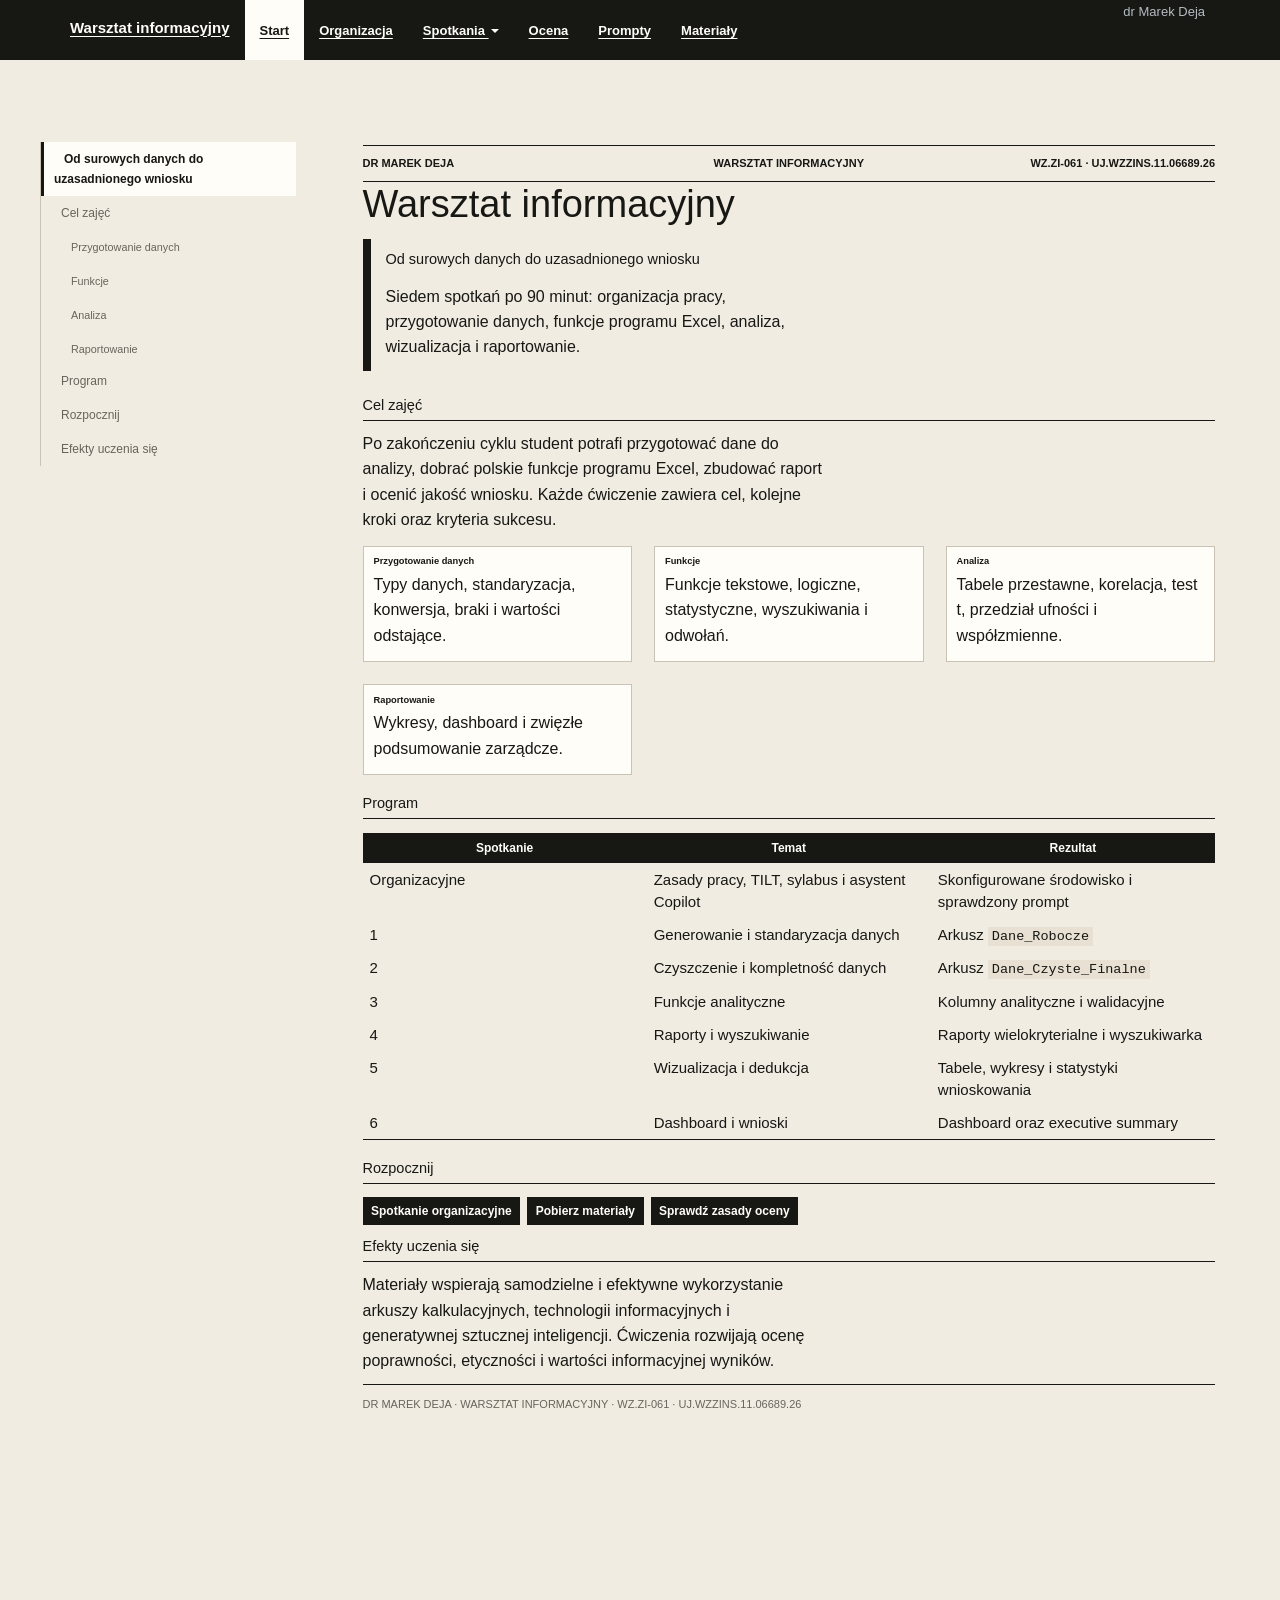
<file: docs/index.html>
<!DOCTYPE html>

<html>

<head>

<meta charset="utf-8" />
<meta name="generator" content="pandoc" />
<meta http-equiv="X-UA-Compatible" content="IE=EDGE" />




<title>Warsztat informacyjny</title>

<script src="site_libs/header-attrs-2.31/header-attrs.js"></script>
<script src="site_libs/jquery-3.6.0/jquery-3.6.0.min.js"></script>
<meta name="viewport" content="width=device-width, initial-scale=1" />
<link href="site_libs/bootstrap-3.3.5/css/flatly.min.css" rel="stylesheet" />
<script src="site_libs/bootstrap-3.3.5/js/bootstrap.min.js"></script>
<script src="site_libs/bootstrap-3.3.5/shim/html5shiv.min.js"></script>
<script src="site_libs/bootstrap-3.3.5/shim/respond.min.js"></script>
<style>h1 {font-size: 34px;}
       h1.title {font-size: 38px;}
       h2 {font-size: 30px;}
       h3 {font-size: 24px;}
       h4 {font-size: 18px;}
       h5 {font-size: 16px;}
       h6 {font-size: 12px;}
       code {color: inherit; background-color: rgba(0, 0, 0, 0.04);}
       pre:not([class]) { background-color: white }</style>
<script src="site_libs/jqueryui-1.13.2/jquery-ui.min.js"></script>
<link href="site_libs/tocify-1.9.1/jquery.tocify.css" rel="stylesheet" />
<script src="site_libs/tocify-1.9.1/jquery.tocify.js"></script>
<script src="site_libs/navigation-1.1/tabsets.js"></script>
<link href="site_libs/highlightjs-9.12.0/textmate.css" rel="stylesheet" />
<script src="site_libs/highlightjs-9.12.0/highlight.js"></script>

<style type="text/css">
  code{white-space: pre-wrap;}
  span.smallcaps{font-variant: small-caps;}
  span.underline{text-decoration: underline;}
  div.column{display: inline-block; vertical-align: top; width: 50%;}
  div.hanging-indent{margin-left: 1.5em; text-indent: -1.5em;}
  ul.task-list{list-style: none;}
    </style>

<style type="text/css">code{white-space: pre;}</style>
<script type="text/javascript">
if (window.hljs) {
  hljs.configure({languages: []});
  hljs.initHighlightingOnLoad();
  if (document.readyState && document.readyState === "complete") {
    window.setTimeout(function() { hljs.initHighlighting(); }, 0);
  }
}
</script>






<link rel="stylesheet" href="styles.css" type="text/css" />
<link rel="stylesheet" href="typography.css" type="text/css" />



<style type = "text/css">
.main-container {
  max-width: 940px;
  margin-left: auto;
  margin-right: auto;
}
img {
  max-width:100%;
}
.tabbed-pane {
  padding-top: 12px;
}
.html-widget {
  margin-bottom: 20px;
}
button.code-folding-btn:focus {
  outline: none;
}
summary {
  display: list-item;
}
details > summary > p:only-child {
  display: inline;
}
pre code {
  padding: 0;
}
</style>


<style type="text/css">
.dropdown-submenu {
  position: relative;
}
.dropdown-submenu>.dropdown-menu {
  top: 0;
  left: 100%;
  margin-top: -6px;
  margin-left: -1px;
  border-radius: 0 6px 6px 6px;
}
.dropdown-submenu:hover>.dropdown-menu {
  display: block;
}
.dropdown-submenu>a:after {
  display: block;
  content: " ";
  float: right;
  width: 0;
  height: 0;
  border-color: transparent;
  border-style: solid;
  border-width: 5px 0 5px 5px;
  border-left-color: #cccccc;
  margin-top: 5px;
  margin-right: -10px;
}
.dropdown-submenu:hover>a:after {
  border-left-color: #adb5bd;
}
.dropdown-submenu.pull-left {
  float: none;
}
.dropdown-submenu.pull-left>.dropdown-menu {
  left: -100%;
  margin-left: 10px;
  border-radius: 6px 0 6px 6px;
}
</style>

<script type="text/javascript">
// manage active state of menu based on current page
$(document).ready(function () {
  // active menu anchor
  href = window.location.pathname
  href = href.substr(href.lastIndexOf('/') + 1)
  if (href === "")
    href = "index.html";
  var menuAnchor = $('a[href="' + href + '"]');

  // mark the anchor link active (and if it's in a dropdown, also mark that active)
  var dropdown = menuAnchor.closest('li.dropdown');
  if (window.bootstrap) { // Bootstrap 4+
    menuAnchor.addClass('active');
    dropdown.find('> .dropdown-toggle').addClass('active');
  } else { // Bootstrap 3
    menuAnchor.parent().addClass('active');
    dropdown.addClass('active');
  }

  // Navbar adjustments
  var navHeight = $(".navbar").first().height() + 15;
  var style = document.createElement('style');
  var pt = "padding-top: " + navHeight + "px; ";
  var mt = "margin-top: -" + navHeight + "px; ";
  var css = "";
  // offset scroll position for anchor links (for fixed navbar)
  for (var i = 1; i <= 6; i++) {
    css += ".section h" + i + "{ " + pt + mt + "}\n";
  }
  style.innerHTML = "body {" + pt + "padding-bottom: 40px; }\n" + css;
  document.head.appendChild(style);
});
</script>

<!-- tabsets -->

<style type="text/css">
.tabset-dropdown > .nav-tabs {
  display: inline-table;
  max-height: 500px;
  min-height: 44px;
  overflow-y: auto;
  border: 1px solid #ddd;
  border-radius: 4px;
}

.tabset-dropdown > .nav-tabs > li.active:before, .tabset-dropdown > .nav-tabs.nav-tabs-open:before {
  content: "\e259";
  font-family: 'Glyphicons Halflings';
  display: inline-block;
  padding: 10px;
  border-right: 1px solid #ddd;
}

.tabset-dropdown > .nav-tabs.nav-tabs-open > li.active:before {
  content: "\e258";
  font-family: 'Glyphicons Halflings';
  border: none;
}

.tabset-dropdown > .nav-tabs > li.active {
  display: block;
}

.tabset-dropdown > .nav-tabs > li > a,
.tabset-dropdown > .nav-tabs > li > a:focus,
.tabset-dropdown > .nav-tabs > li > a:hover {
  border: none;
  display: inline-block;
  border-radius: 4px;
  background-color: transparent;
}

.tabset-dropdown > .nav-tabs.nav-tabs-open > li {
  display: block;
  float: none;
}

.tabset-dropdown > .nav-tabs > li {
  display: none;
}
</style>

<!-- code folding -->



<style type="text/css">

#TOC {
  margin: 25px 0px 20px 0px;
}
@media (max-width: 768px) {
#TOC {
  position: relative;
  width: 100%;
}
}

@media print {
.toc-content {
  /* see https://github.com/w3c/csswg-drafts/issues/4434 */
  float: right;
}
}

.toc-content {
  padding-left: 30px;
  padding-right: 40px;
}

div.main-container {
  max-width: 1200px;
}

div.tocify {
  width: 20%;
  max-width: 260px;
  max-height: 85%;
}

@media (min-width: 768px) and (max-width: 991px) {
  div.tocify {
    width: 25%;
  }
}

@media (max-width: 767px) {
  div.tocify {
    width: 100%;
    max-width: none;
  }
}

.tocify ul, .tocify li {
  line-height: 20px;
}

.tocify-subheader .tocify-item {
  font-size: 0.90em;
}

.tocify .list-group-item {
  border-radius: 0px;
}


</style>



</head>

<body>


<div class="container-fluid main-container">


<!-- setup 3col/9col grid for toc_float and main content  -->
<div class="row">
<div class="col-xs-12 col-sm-4 col-md-3">
<div id="TOC" class="tocify">
</div>
</div>

<div class="toc-content col-xs-12 col-sm-8 col-md-9">




<div class="navbar navbar-default  navbar-fixed-top" role="navigation">
  <div class="container">
    <div class="navbar-header">
      <button type="button" class="navbar-toggle collapsed" data-toggle="collapse" data-bs-toggle="collapse" data-target="#navbar" data-bs-target="#navbar">
        <span class="icon-bar"></span>
        <span class="icon-bar"></span>
        <span class="icon-bar"></span>
      </button>
      <a class="navbar-brand" href="index.html">Warsztat informacyjny</a>
    </div>
    <div id="navbar" class="navbar-collapse collapse">
      <ul class="nav navbar-nav">
        <li>
  <a href="index.html">Start</a>
</li>
<li>
  <a href="organizacyjne.html">Organizacja</a>
</li>
<li class="dropdown">
  <a href="#" class="dropdown-toggle" data-toggle="dropdown" role="button" data-bs-toggle="dropdown" aria-expanded="false">
    Spotkania
     
    <span class="caret"></span>
  </a>
  <ul class="dropdown-menu" role="menu">
    <li>
      <a href="spotkanie-1.html">1. Generowanie i standaryzacja</a>
    </li>
    <li>
      <a href="spotkanie-2.html">2. Czyszczenie danych</a>
    </li>
    <li>
      <a href="spotkanie-3.html">3. Funkcje analityczne</a>
    </li>
    <li>
      <a href="spotkanie-4.html">4. Raporty i wyszukiwanie</a>
    </li>
    <li>
      <a href="spotkanie-5.html">5. Wizualizacja i dedukcja</a>
    </li>
    <li>
      <a href="spotkanie-6.html">6. Dashboard i wnioski</a>
    </li>
  </ul>
</li>
<li>
  <a href="ocenianie.html">Ocena</a>
</li>
<li>
  <a href="prompty.html">Prompty</a>
</li>
<li>
  <a href="materialy.html">Materiały</a>
</li>
      </ul>
      <ul class="nav navbar-nav navbar-right">
        <li class="dropdown-header">dr Marek Deja</li>
      </ul>
    </div><!--/.nav-collapse -->
  </div><!--/.container -->
</div><!--/.navbar -->
<div class="course-identity" role="banner">
  <span>dr Marek Deja</span>
  <span>Warsztat informacyjny</span>
  <span>WZ.ZI-061 · UJ.WZZINS.11.06689.26</span>
</div>

<div id="header">



<h1 class="title toc-ignore">Warsztat informacyjny</h1>

</div>


<div class="hero">
<h2>
Od surowych danych do uzasadnionego wniosku
</h2>
<p>
Siedem spotkań po 90 minut: organizacja pracy, przygotowanie danych,
funkcje programu Excel, analiza, wizualizacja i raportowanie.
</p>
</div>
<div id="cel-zajęć" class="section level2">
<h2>Cel zajęć</h2>
<p>Po zakończeniu cyklu student potrafi przygotować dane do analizy,
dobrać polskie funkcje programu Excel, zbudować raport i ocenić jakość
wniosku. Każde ćwiczenie zawiera cel, kolejne kroki oraz kryteria
sukcesu.</p>
<div class="quick-grid">
<div class="quick-card">
<h3>
Przygotowanie danych
</h3>
<p>
Typy danych, standaryzacja, konwersja, braki i wartości odstające.
</p>
</div>
<div class="quick-card">
<h3>
Funkcje
</h3>
<p>
Funkcje tekstowe, logiczne, statystyczne, wyszukiwania i odwołań.
</p>
</div>
<div class="quick-card">
<h3>
Analiza
</h3>
<p>
Tabele przestawne, korelacja, test t, przedział ufności i współzmienne.
</p>
</div>
<div class="quick-card">
<h3>
Raportowanie
</h3>
<p>
Wykresy, dashboard i zwięzłe podsumowanie zarządcze.
</p>
</div>
</div>
</div>
<div id="program" class="section level2">
<h2>Program</h2>
<table>
<colgroup>
<col width="33%" />
<col width="33%" />
<col width="33%" />
</colgroup>
<thead>
<tr class="header">
<th>Spotkanie</th>
<th>Temat</th>
<th>Rezultat</th>
</tr>
</thead>
<tbody>
<tr class="odd">
<td>Organizacyjne</td>
<td>Zasady pracy, TILT, sylabus i asystent Copilot</td>
<td>Skonfigurowane środowisko i sprawdzony prompt</td>
</tr>
<tr class="even">
<td>1</td>
<td>Generowanie i standaryzacja danych</td>
<td>Arkusz <code>Dane_Robocze</code></td>
</tr>
<tr class="odd">
<td>2</td>
<td>Czyszczenie i kompletność danych</td>
<td>Arkusz <code>Dane_Czyste_Finalne</code></td>
</tr>
<tr class="even">
<td>3</td>
<td>Funkcje analityczne</td>
<td>Kolumny analityczne i walidacyjne</td>
</tr>
<tr class="odd">
<td>4</td>
<td>Raporty i wyszukiwanie</td>
<td>Raporty wielokryterialne i wyszukiwarka</td>
</tr>
<tr class="even">
<td>5</td>
<td>Wizualizacja i dedukcja</td>
<td>Tabele, wykresy i statystyki wnioskowania</td>
</tr>
<tr class="odd">
<td>6</td>
<td>Dashboard i wnioski</td>
<td>Dashboard oraz executive summary</td>
</tr>
</tbody>
</table>
</div>
<div id="rozpocznij" class="section level2">
<h2>Rozpocznij</h2>
<p><a class="btn-course" href="organizacyjne.html">Spotkanie
organizacyjne</a> <a class="btn-course" href="materialy.html">Pobierz
materiały</a> <a class="btn-course" href="ocenianie.html">Sprawdź zasady
oceny</a></p>
</div>
<div id="efekty-uczenia-się" class="section level2">
<h2>Efekty uczenia się</h2>
<p>Materiały wspierają samodzielne i efektywne wykorzystanie arkuszy
kalkulacyjnych, technologii informacyjnych i generatywnej sztucznej
inteligencji. Ćwiczenia rozwijają ocenę poprawności, etyczności i
wartości informacyjnej wyników.</p>
</div>

<footer class="course-footer">
  <p>dr Marek Deja · Warsztat informacyjny · WZ.ZI-061 · UJ.WZZINS.11.06689.26</p>
</footer>
<script src="script.js"></script>


</div>
</div>

</div>

<script>

// add bootstrap table styles to pandoc tables
function bootstrapStylePandocTables() {
  $('tr.odd').parent('tbody').parent('table').addClass('table table-condensed');
}
$(document).ready(function () {
  bootstrapStylePandocTables();
});


</script>

<!-- tabsets -->

<script>
$(document).ready(function () {
  window.buildTabsets("TOC");
});

$(document).ready(function () {
  $('.tabset-dropdown > .nav-tabs > li').click(function () {
    $(this).parent().toggleClass('nav-tabs-open');
  });
});
</script>

<!-- code folding -->

<script>
$(document).ready(function ()  {

    // temporarily add toc-ignore selector to headers for the consistency with Pandoc
    $('.unlisted.unnumbered').addClass('toc-ignore')

    // move toc-ignore selectors from section div to header
    $('div.section.toc-ignore')
        .removeClass('toc-ignore')
        .children('h1,h2,h3,h4,h5').addClass('toc-ignore');

    // establish options
    var options = {
      selectors: "h1,h2,h3",
      theme: "bootstrap3",
      context: '.toc-content',
      hashGenerator: function (text) {
        return text.replace(/[.\\/?&!#<>]/g, '').replace(/\s/g, '_');
      },
      ignoreSelector: ".toc-ignore",
      scrollTo: 0
    };
    options.showAndHide = true;
    options.smoothScroll = true;

    // tocify
    var toc = $("#TOC").tocify(options).data("toc-tocify");
});
</script>

<!-- dynamically load mathjax for compatibility with self-contained -->
<script>
  (function () {
    var script = document.createElement("script");
    script.type = "text/javascript";
    script.src  = "https://mathjax.rstudio.com/latest/MathJax.js?config=TeX-AMS-MML_HTMLorMML";
    document.getElementsByTagName("head")[0].appendChild(script);
  })();
</script>

</body>
</html>
</file>
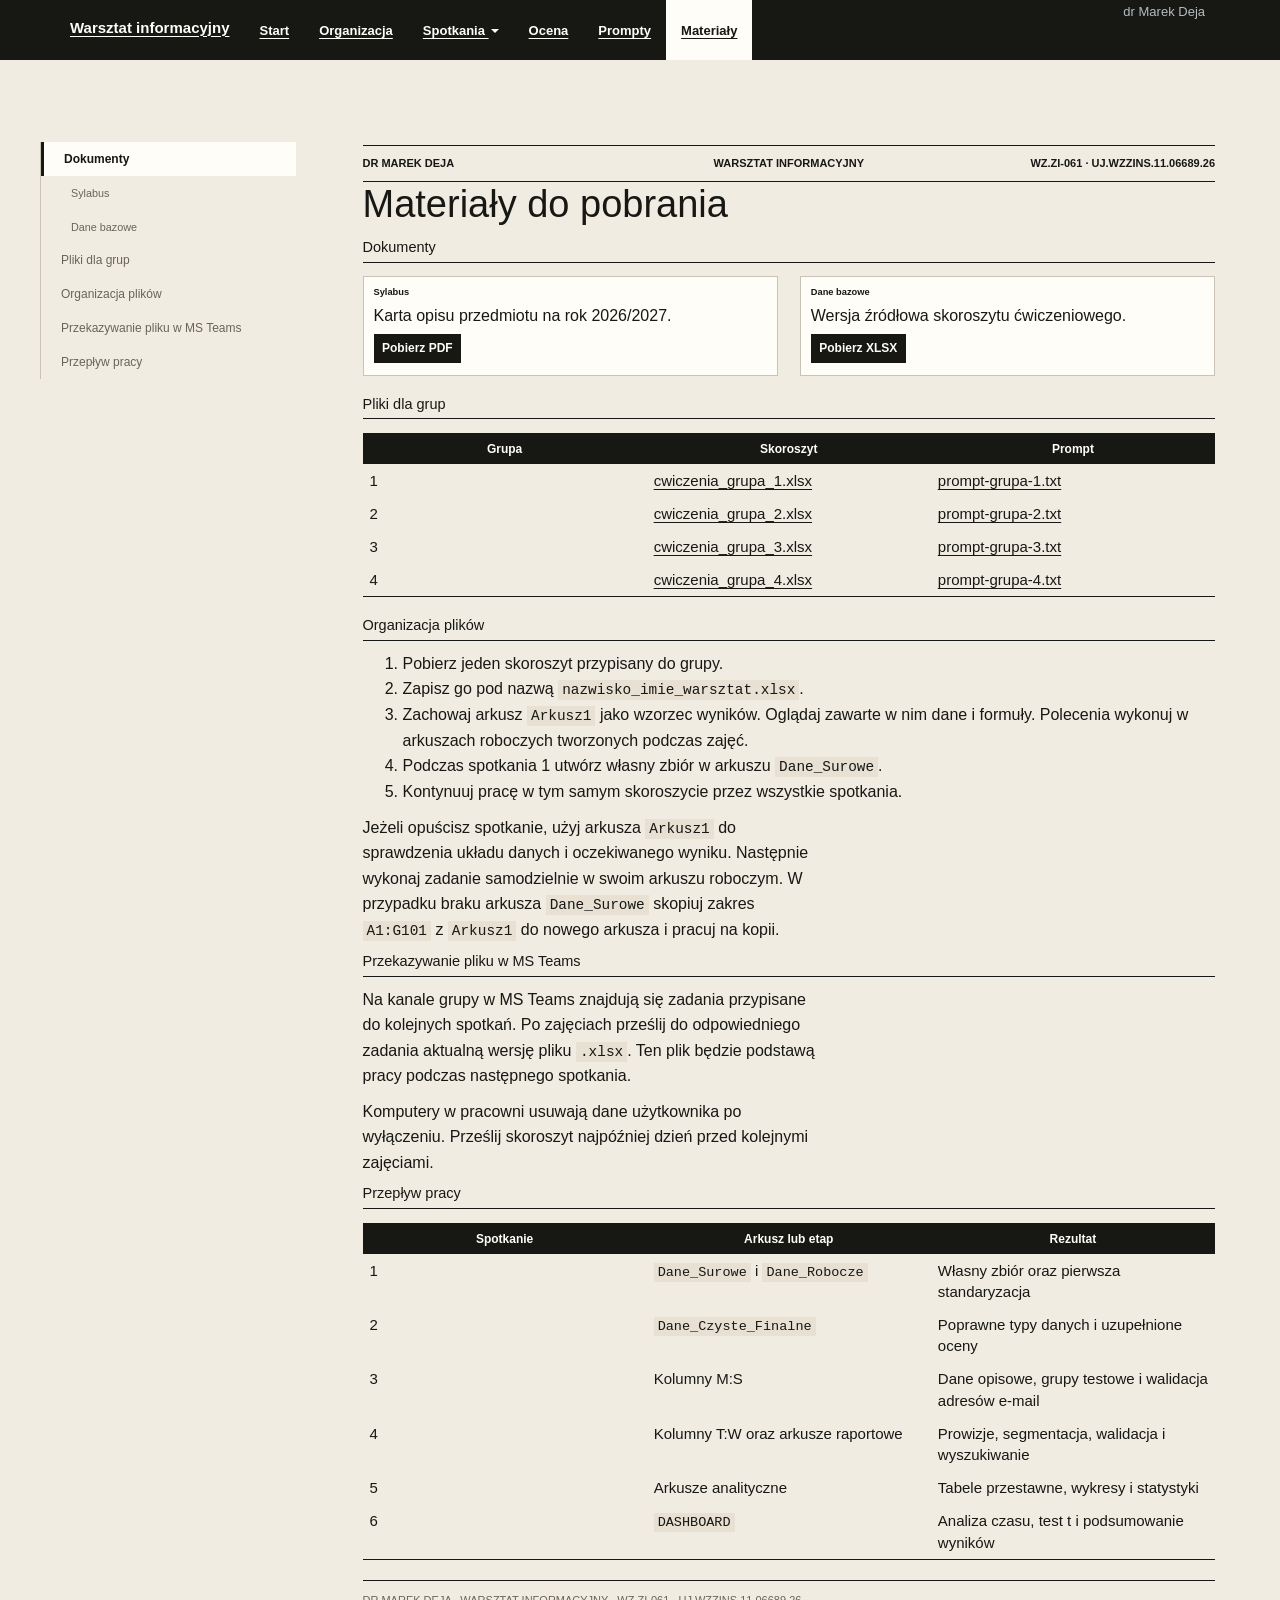
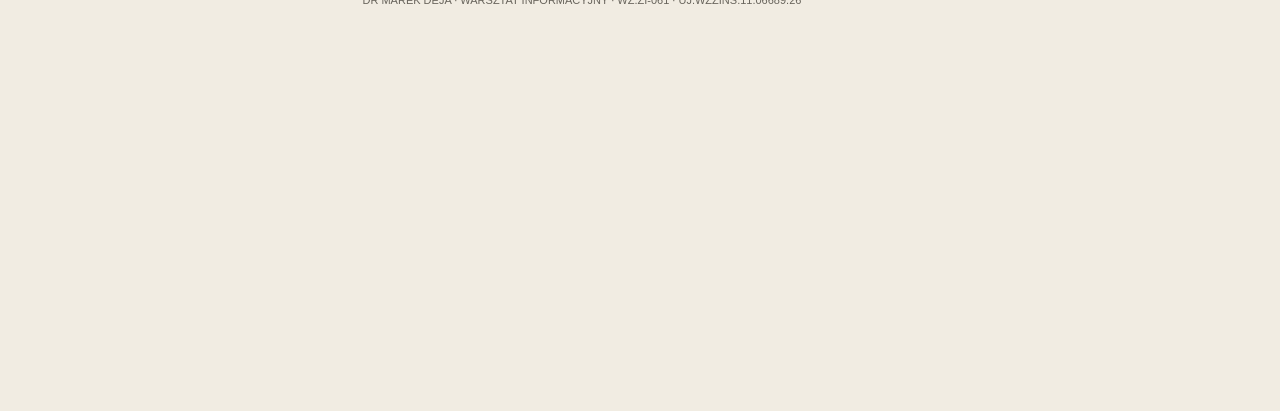
<file: docs/materialy.html>
<!DOCTYPE html>

<html>

<head>

<meta charset="utf-8" />
<meta name="generator" content="pandoc" />
<meta http-equiv="X-UA-Compatible" content="IE=EDGE" />




<title>Materiały do pobrania</title>

<script src="site_libs/header-attrs-2.31/header-attrs.js"></script>
<script src="site_libs/jquery-3.6.0/jquery-3.6.0.min.js"></script>
<meta name="viewport" content="width=device-width, initial-scale=1" />
<link href="site_libs/bootstrap-3.3.5/css/flatly.min.css" rel="stylesheet" />
<script src="site_libs/bootstrap-3.3.5/js/bootstrap.min.js"></script>
<script src="site_libs/bootstrap-3.3.5/shim/html5shiv.min.js"></script>
<script src="site_libs/bootstrap-3.3.5/shim/respond.min.js"></script>
<style>h1 {font-size: 34px;}
       h1.title {font-size: 38px;}
       h2 {font-size: 30px;}
       h3 {font-size: 24px;}
       h4 {font-size: 18px;}
       h5 {font-size: 16px;}
       h6 {font-size: 12px;}
       code {color: inherit; background-color: rgba(0, 0, 0, 0.04);}
       pre:not([class]) { background-color: white }</style>
<script src="site_libs/jqueryui-1.13.2/jquery-ui.min.js"></script>
<link href="site_libs/tocify-1.9.1/jquery.tocify.css" rel="stylesheet" />
<script src="site_libs/tocify-1.9.1/jquery.tocify.js"></script>
<script src="site_libs/navigation-1.1/tabsets.js"></script>
<link href="site_libs/highlightjs-9.12.0/textmate.css" rel="stylesheet" />
<script src="site_libs/highlightjs-9.12.0/highlight.js"></script>

<style type="text/css">
  code{white-space: pre-wrap;}
  span.smallcaps{font-variant: small-caps;}
  span.underline{text-decoration: underline;}
  div.column{display: inline-block; vertical-align: top; width: 50%;}
  div.hanging-indent{margin-left: 1.5em; text-indent: -1.5em;}
  ul.task-list{list-style: none;}
    </style>

<style type="text/css">code{white-space: pre;}</style>
<script type="text/javascript">
if (window.hljs) {
  hljs.configure({languages: []});
  hljs.initHighlightingOnLoad();
  if (document.readyState && document.readyState === "complete") {
    window.setTimeout(function() { hljs.initHighlighting(); }, 0);
  }
}
</script>






<link rel="stylesheet" href="styles.css" type="text/css" />
<link rel="stylesheet" href="typography.css" type="text/css" />



<style type = "text/css">
.main-container {
  max-width: 940px;
  margin-left: auto;
  margin-right: auto;
}
img {
  max-width:100%;
}
.tabbed-pane {
  padding-top: 12px;
}
.html-widget {
  margin-bottom: 20px;
}
button.code-folding-btn:focus {
  outline: none;
}
summary {
  display: list-item;
}
details > summary > p:only-child {
  display: inline;
}
pre code {
  padding: 0;
}
</style>


<style type="text/css">
.dropdown-submenu {
  position: relative;
}
.dropdown-submenu>.dropdown-menu {
  top: 0;
  left: 100%;
  margin-top: -6px;
  margin-left: -1px;
  border-radius: 0 6px 6px 6px;
}
.dropdown-submenu:hover>.dropdown-menu {
  display: block;
}
.dropdown-submenu>a:after {
  display: block;
  content: " ";
  float: right;
  width: 0;
  height: 0;
  border-color: transparent;
  border-style: solid;
  border-width: 5px 0 5px 5px;
  border-left-color: #cccccc;
  margin-top: 5px;
  margin-right: -10px;
}
.dropdown-submenu:hover>a:after {
  border-left-color: #adb5bd;
}
.dropdown-submenu.pull-left {
  float: none;
}
.dropdown-submenu.pull-left>.dropdown-menu {
  left: -100%;
  margin-left: 10px;
  border-radius: 6px 0 6px 6px;
}
</style>

<script type="text/javascript">
// manage active state of menu based on current page
$(document).ready(function () {
  // active menu anchor
  href = window.location.pathname
  href = href.substr(href.lastIndexOf('/') + 1)
  if (href === "")
    href = "index.html";
  var menuAnchor = $('a[href="' + href + '"]');

  // mark the anchor link active (and if it's in a dropdown, also mark that active)
  var dropdown = menuAnchor.closest('li.dropdown');
  if (window.bootstrap) { // Bootstrap 4+
    menuAnchor.addClass('active');
    dropdown.find('> .dropdown-toggle').addClass('active');
  } else { // Bootstrap 3
    menuAnchor.parent().addClass('active');
    dropdown.addClass('active');
  }

  // Navbar adjustments
  var navHeight = $(".navbar").first().height() + 15;
  var style = document.createElement('style');
  var pt = "padding-top: " + navHeight + "px; ";
  var mt = "margin-top: -" + navHeight + "px; ";
  var css = "";
  // offset scroll position for anchor links (for fixed navbar)
  for (var i = 1; i <= 6; i++) {
    css += ".section h" + i + "{ " + pt + mt + "}\n";
  }
  style.innerHTML = "body {" + pt + "padding-bottom: 40px; }\n" + css;
  document.head.appendChild(style);
});
</script>

<!-- tabsets -->

<style type="text/css">
.tabset-dropdown > .nav-tabs {
  display: inline-table;
  max-height: 500px;
  min-height: 44px;
  overflow-y: auto;
  border: 1px solid #ddd;
  border-radius: 4px;
}

.tabset-dropdown > .nav-tabs > li.active:before, .tabset-dropdown > .nav-tabs.nav-tabs-open:before {
  content: "\e259";
  font-family: 'Glyphicons Halflings';
  display: inline-block;
  padding: 10px;
  border-right: 1px solid #ddd;
}

.tabset-dropdown > .nav-tabs.nav-tabs-open > li.active:before {
  content: "\e258";
  font-family: 'Glyphicons Halflings';
  border: none;
}

.tabset-dropdown > .nav-tabs > li.active {
  display: block;
}

.tabset-dropdown > .nav-tabs > li > a,
.tabset-dropdown > .nav-tabs > li > a:focus,
.tabset-dropdown > .nav-tabs > li > a:hover {
  border: none;
  display: inline-block;
  border-radius: 4px;
  background-color: transparent;
}

.tabset-dropdown > .nav-tabs.nav-tabs-open > li {
  display: block;
  float: none;
}

.tabset-dropdown > .nav-tabs > li {
  display: none;
}
</style>

<!-- code folding -->



<style type="text/css">

#TOC {
  margin: 25px 0px 20px 0px;
}
@media (max-width: 768px) {
#TOC {
  position: relative;
  width: 100%;
}
}

@media print {
.toc-content {
  /* see https://github.com/w3c/csswg-drafts/issues/4434 */
  float: right;
}
}

.toc-content {
  padding-left: 30px;
  padding-right: 40px;
}

div.main-container {
  max-width: 1200px;
}

div.tocify {
  width: 20%;
  max-width: 260px;
  max-height: 85%;
}

@media (min-width: 768px) and (max-width: 991px) {
  div.tocify {
    width: 25%;
  }
}

@media (max-width: 767px) {
  div.tocify {
    width: 100%;
    max-width: none;
  }
}

.tocify ul, .tocify li {
  line-height: 20px;
}

.tocify-subheader .tocify-item {
  font-size: 0.90em;
}

.tocify .list-group-item {
  border-radius: 0px;
}


</style>



</head>

<body>


<div class="container-fluid main-container">


<!-- setup 3col/9col grid for toc_float and main content  -->
<div class="row">
<div class="col-xs-12 col-sm-4 col-md-3">
<div id="TOC" class="tocify">
</div>
</div>

<div class="toc-content col-xs-12 col-sm-8 col-md-9">




<div class="navbar navbar-default  navbar-fixed-top" role="navigation">
  <div class="container">
    <div class="navbar-header">
      <button type="button" class="navbar-toggle collapsed" data-toggle="collapse" data-bs-toggle="collapse" data-target="#navbar" data-bs-target="#navbar">
        <span class="icon-bar"></span>
        <span class="icon-bar"></span>
        <span class="icon-bar"></span>
      </button>
      <a class="navbar-brand" href="index.html">Warsztat informacyjny</a>
    </div>
    <div id="navbar" class="navbar-collapse collapse">
      <ul class="nav navbar-nav">
        <li>
  <a href="index.html">Start</a>
</li>
<li>
  <a href="organizacyjne.html">Organizacja</a>
</li>
<li class="dropdown">
  <a href="#" class="dropdown-toggle" data-toggle="dropdown" role="button" data-bs-toggle="dropdown" aria-expanded="false">
    Spotkania
     
    <span class="caret"></span>
  </a>
  <ul class="dropdown-menu" role="menu">
    <li>
      <a href="spotkanie-1.html">1. Generowanie i standaryzacja</a>
    </li>
    <li>
      <a href="spotkanie-2.html">2. Czyszczenie danych</a>
    </li>
    <li>
      <a href="spotkanie-3.html">3. Funkcje analityczne</a>
    </li>
    <li>
      <a href="spotkanie-4.html">4. Raporty i wyszukiwanie</a>
    </li>
    <li>
      <a href="spotkanie-5.html">5. Wizualizacja i dedukcja</a>
    </li>
    <li>
      <a href="spotkanie-6.html">6. Dashboard i wnioski</a>
    </li>
  </ul>
</li>
<li>
  <a href="ocenianie.html">Ocena</a>
</li>
<li>
  <a href="prompty.html">Prompty</a>
</li>
<li>
  <a href="materialy.html">Materiały</a>
</li>
      </ul>
      <ul class="nav navbar-nav navbar-right">
        <li class="dropdown-header">dr Marek Deja</li>
      </ul>
    </div><!--/.nav-collapse -->
  </div><!--/.container -->
</div><!--/.navbar -->
<div class="course-identity" role="banner">
  <span>dr Marek Deja</span>
  <span>Warsztat informacyjny</span>
  <span>WZ.ZI-061 · UJ.WZZINS.11.06689.26</span>
</div>

<div id="header">



<h1 class="title toc-ignore">Materiały do pobrania</h1>

</div>


<div id="dokumenty" class="section level2">
<h2>Dokumenty</h2>
<div class="download-grid">
<div class="download-card">
<h3>
Sylabus
</h3>
<p>
Karta opisu przedmiotu na rok 2026/2027.
</p>
<a class="btn-course" href="materialy/warsztat-informacyjny-uj-wzzins-11-06689-26.pdf">Pobierz
PDF</a>
</div>
<div class="download-card">
<h3>
Dane bazowe
</h3>
<p>
Wersja źródłowa skoroszytu ćwiczeniowego.
</p>
<a class="btn-course" href="materialy/cwiczenia_original.xlsx">Pobierz
XLSX</a>
</div>
</div>
</div>
<div id="pliki-dla-grup" class="section level2">
<h2>Pliki dla grup</h2>
<table>
<colgroup>
<col width="33%" />
<col width="33%" />
<col width="33%" />
</colgroup>
<thead>
<tr class="header">
<th>Grupa</th>
<th>Skoroszyt</th>
<th>Prompt</th>
</tr>
</thead>
<tbody>
<tr class="odd">
<td>1</td>
<td><a
href="materialy/cwiczenia_grupa_1.xlsx">cwiczenia_grupa_1.xlsx</a></td>
<td><a href="materialy/prompt-grupa-1.txt">prompt-grupa-1.txt</a></td>
</tr>
<tr class="even">
<td>2</td>
<td><a
href="materialy/cwiczenia_grupa_2.xlsx">cwiczenia_grupa_2.xlsx</a></td>
<td><a href="materialy/prompt-grupa-2.txt">prompt-grupa-2.txt</a></td>
</tr>
<tr class="odd">
<td>3</td>
<td><a
href="materialy/cwiczenia_grupa_3.xlsx">cwiczenia_grupa_3.xlsx</a></td>
<td><a href="materialy/prompt-grupa-3.txt">prompt-grupa-3.txt</a></td>
</tr>
<tr class="even">
<td>4</td>
<td><a
href="materialy/cwiczenia_grupa_4.xlsx">cwiczenia_grupa_4.xlsx</a></td>
<td><a href="materialy/prompt-grupa-4.txt">prompt-grupa-4.txt</a></td>
</tr>
</tbody>
</table>
</div>
<div id="organizacja-plików" class="section level2">
<h2>Organizacja plików</h2>
<ol style="list-style-type: decimal">
<li>Pobierz jeden skoroszyt przypisany do grupy.</li>
<li>Zapisz go pod nazwą <code>nazwisko_imie_warsztat.xlsx</code>.</li>
<li>Zachowaj arkusz <code>Arkusz1</code> jako wzorzec wyników. Oglądaj
zawarte w nim dane i formuły. Polecenia wykonuj w arkuszach roboczych
tworzonych podczas zajęć.</li>
<li>Podczas spotkania 1 utwórz własny zbiór w arkuszu
<code>Dane_Surowe</code>.</li>
<li>Kontynuuj pracę w tym samym skoroszycie przez wszystkie
spotkania.</li>
</ol>
<p>Jeżeli opuścisz spotkanie, użyj arkusza <code>Arkusz1</code> do
sprawdzenia układu danych i oczekiwanego wyniku. Następnie wykonaj
zadanie samodzielnie w swoim arkuszu roboczym. W przypadku braku arkusza
<code>Dane_Surowe</code> skopiuj zakres <code>A1:G101</code> z
<code>Arkusz1</code> do nowego arkusza i pracuj na kopii.</p>
</div>
<div id="przekazywanie-pliku-w-ms-teams" class="section level2">
<h2>Przekazywanie pliku w MS Teams</h2>
<p>Na kanale grupy w MS Teams znajdują się zadania przypisane do
kolejnych spotkań. Po zajęciach prześlij do odpowiedniego zadania
aktualną wersję pliku <code>.xlsx</code>. Ten plik będzie podstawą pracy
podczas następnego spotkania.</p>
<p>Komputery w pracowni usuwają dane użytkownika po wyłączeniu. Prześlij
skoroszyt najpóźniej dzień przed kolejnymi zajęciami.</p>
</div>
<div id="przepływ-pracy" class="section level2">
<h2>Przepływ pracy</h2>
<table>
<colgroup>
<col width="33%" />
<col width="33%" />
<col width="33%" />
</colgroup>
<thead>
<tr class="header">
<th>Spotkanie</th>
<th>Arkusz lub etap</th>
<th>Rezultat</th>
</tr>
</thead>
<tbody>
<tr class="odd">
<td>1</td>
<td><code>Dane_Surowe</code> i <code>Dane_Robocze</code></td>
<td>Własny zbiór oraz pierwsza standaryzacja</td>
</tr>
<tr class="even">
<td>2</td>
<td><code>Dane_Czyste_Finalne</code></td>
<td>Poprawne typy danych i uzupełnione oceny</td>
</tr>
<tr class="odd">
<td>3</td>
<td>Kolumny M:S</td>
<td>Dane opisowe, grupy testowe i walidacja adresów e-mail</td>
</tr>
<tr class="even">
<td>4</td>
<td>Kolumny T:W oraz arkusze raportowe</td>
<td>Prowizje, segmentacja, walidacja i wyszukiwanie</td>
</tr>
<tr class="odd">
<td>5</td>
<td>Arkusze analityczne</td>
<td>Tabele przestawne, wykresy i statystyki</td>
</tr>
<tr class="even">
<td>6</td>
<td><code>DASHBOARD</code></td>
<td>Analiza czasu, test t i podsumowanie wyników</td>
</tr>
</tbody>
</table>
</div>

<footer class="course-footer">
  <p>dr Marek Deja · Warsztat informacyjny · WZ.ZI-061 · UJ.WZZINS.11.06689.26</p>
</footer>
<script src="script.js"></script>


</div>
</div>

</div>

<script>

// add bootstrap table styles to pandoc tables
function bootstrapStylePandocTables() {
  $('tr.odd').parent('tbody').parent('table').addClass('table table-condensed');
}
$(document).ready(function () {
  bootstrapStylePandocTables();
});


</script>

<!-- tabsets -->

<script>
$(document).ready(function () {
  window.buildTabsets("TOC");
});

$(document).ready(function () {
  $('.tabset-dropdown > .nav-tabs > li').click(function () {
    $(this).parent().toggleClass('nav-tabs-open');
  });
});
</script>

<!-- code folding -->

<script>
$(document).ready(function ()  {

    // temporarily add toc-ignore selector to headers for the consistency with Pandoc
    $('.unlisted.unnumbered').addClass('toc-ignore')

    // move toc-ignore selectors from section div to header
    $('div.section.toc-ignore')
        .removeClass('toc-ignore')
        .children('h1,h2,h3,h4,h5').addClass('toc-ignore');

    // establish options
    var options = {
      selectors: "h1,h2,h3",
      theme: "bootstrap3",
      context: '.toc-content',
      hashGenerator: function (text) {
        return text.replace(/[.\\/?&!#<>]/g, '').replace(/\s/g, '_');
      },
      ignoreSelector: ".toc-ignore",
      scrollTo: 0
    };
    options.showAndHide = true;
    options.smoothScroll = true;

    // tocify
    var toc = $("#TOC").tocify(options).data("toc-tocify");
});
</script>

<!-- dynamically load mathjax for compatibility with self-contained -->
<script>
  (function () {
    var script = document.createElement("script");
    script.type = "text/javascript";
    script.src  = "https://mathjax.rstudio.com/latest/MathJax.js?config=TeX-AMS-MML_HTMLorMML";
    document.getElementsByTagName("head")[0].appendChild(script);
  })();
</script>

</body>
</html>
</file>
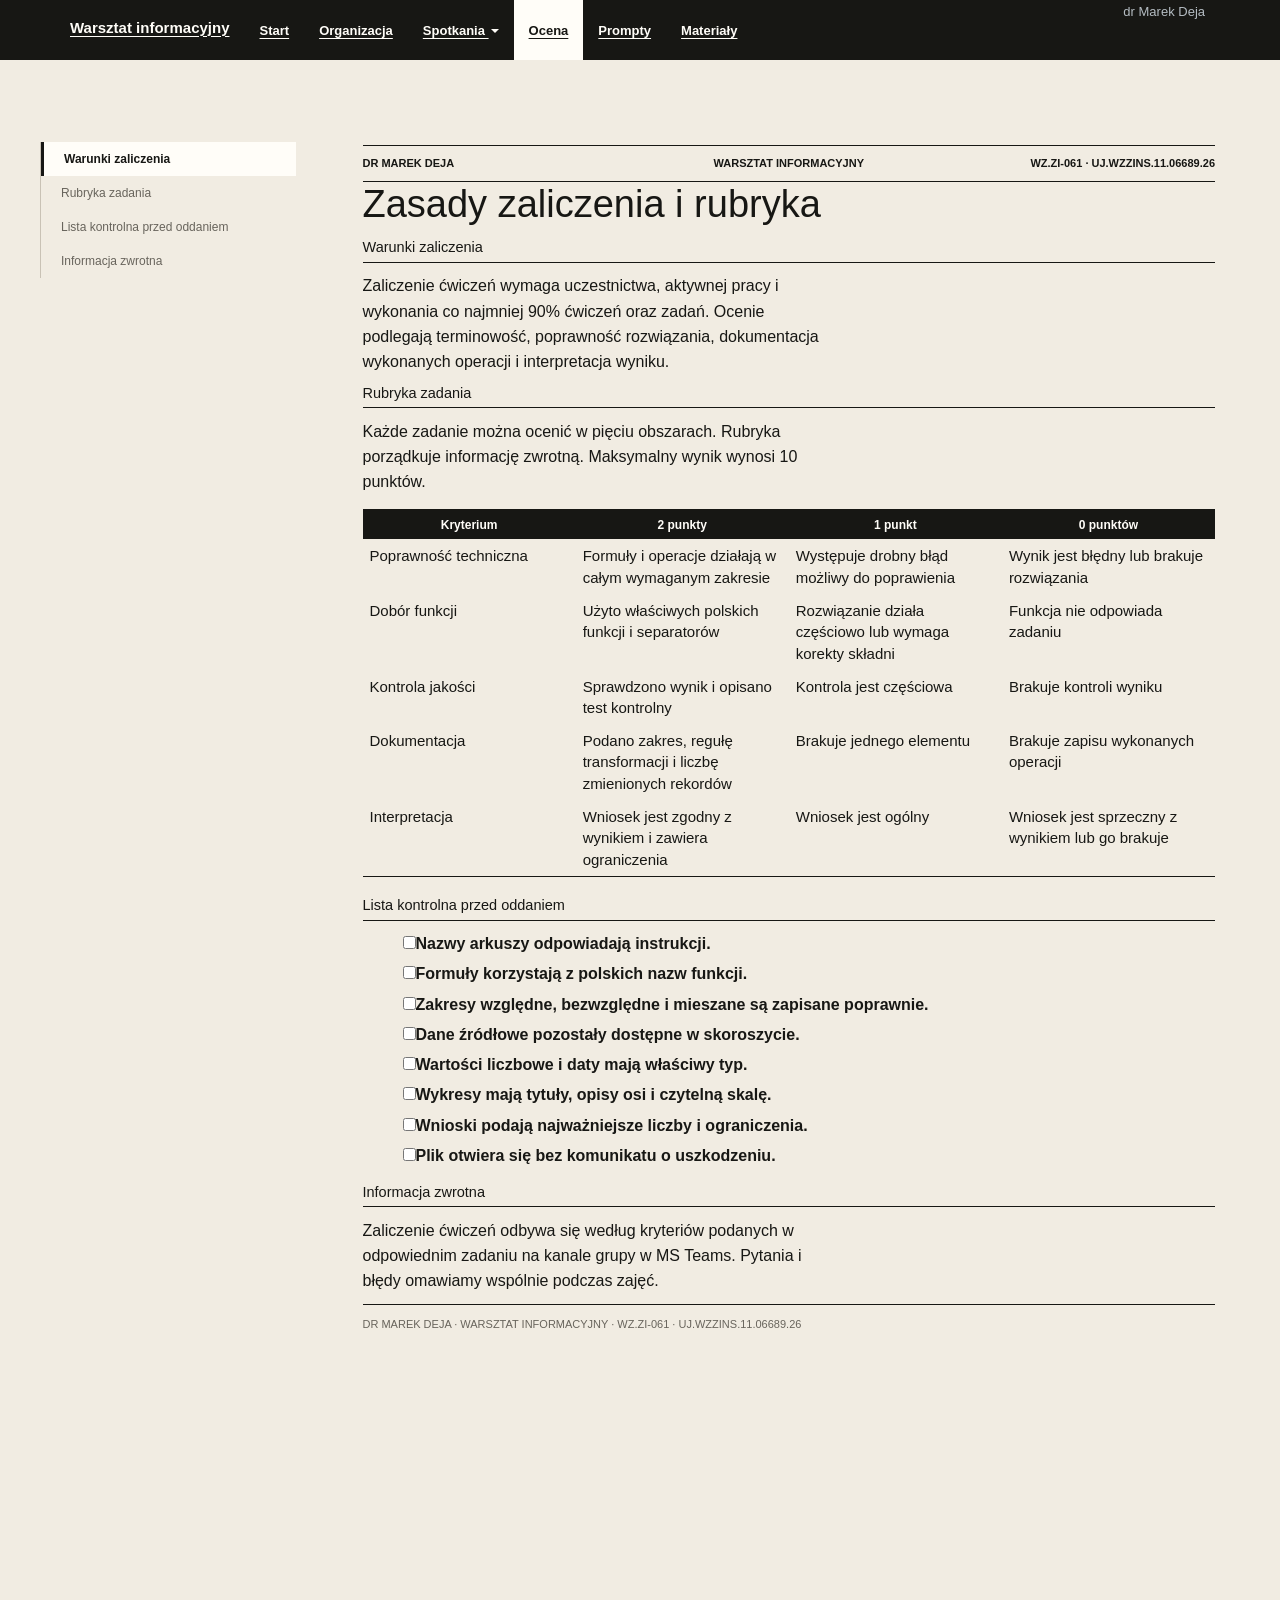
<file: docs/ocenianie.html>
<!DOCTYPE html>

<html>

<head>

<meta charset="utf-8" />
<meta name="generator" content="pandoc" />
<meta http-equiv="X-UA-Compatible" content="IE=EDGE" />




<title>Zasady zaliczenia i rubryka</title>

<script src="site_libs/header-attrs-2.31/header-attrs.js"></script>
<script src="site_libs/jquery-3.6.0/jquery-3.6.0.min.js"></script>
<meta name="viewport" content="width=device-width, initial-scale=1" />
<link href="site_libs/bootstrap-3.3.5/css/flatly.min.css" rel="stylesheet" />
<script src="site_libs/bootstrap-3.3.5/js/bootstrap.min.js"></script>
<script src="site_libs/bootstrap-3.3.5/shim/html5shiv.min.js"></script>
<script src="site_libs/bootstrap-3.3.5/shim/respond.min.js"></script>
<style>h1 {font-size: 34px;}
       h1.title {font-size: 38px;}
       h2 {font-size: 30px;}
       h3 {font-size: 24px;}
       h4 {font-size: 18px;}
       h5 {font-size: 16px;}
       h6 {font-size: 12px;}
       code {color: inherit; background-color: rgba(0, 0, 0, 0.04);}
       pre:not([class]) { background-color: white }</style>
<script src="site_libs/jqueryui-1.13.2/jquery-ui.min.js"></script>
<link href="site_libs/tocify-1.9.1/jquery.tocify.css" rel="stylesheet" />
<script src="site_libs/tocify-1.9.1/jquery.tocify.js"></script>
<script src="site_libs/navigation-1.1/tabsets.js"></script>
<link href="site_libs/highlightjs-9.12.0/textmate.css" rel="stylesheet" />
<script src="site_libs/highlightjs-9.12.0/highlight.js"></script>

<style type="text/css">
  code{white-space: pre-wrap;}
  span.smallcaps{font-variant: small-caps;}
  span.underline{text-decoration: underline;}
  div.column{display: inline-block; vertical-align: top; width: 50%;}
  div.hanging-indent{margin-left: 1.5em; text-indent: -1.5em;}
  ul.task-list{list-style: none;}
    </style>

<style type="text/css">code{white-space: pre;}</style>
<script type="text/javascript">
if (window.hljs) {
  hljs.configure({languages: []});
  hljs.initHighlightingOnLoad();
  if (document.readyState && document.readyState === "complete") {
    window.setTimeout(function() { hljs.initHighlighting(); }, 0);
  }
}
</script>






<link rel="stylesheet" href="styles.css" type="text/css" />
<link rel="stylesheet" href="typography.css" type="text/css" />



<style type = "text/css">
.main-container {
  max-width: 940px;
  margin-left: auto;
  margin-right: auto;
}
img {
  max-width:100%;
}
.tabbed-pane {
  padding-top: 12px;
}
.html-widget {
  margin-bottom: 20px;
}
button.code-folding-btn:focus {
  outline: none;
}
summary {
  display: list-item;
}
details > summary > p:only-child {
  display: inline;
}
pre code {
  padding: 0;
}
</style>


<style type="text/css">
.dropdown-submenu {
  position: relative;
}
.dropdown-submenu>.dropdown-menu {
  top: 0;
  left: 100%;
  margin-top: -6px;
  margin-left: -1px;
  border-radius: 0 6px 6px 6px;
}
.dropdown-submenu:hover>.dropdown-menu {
  display: block;
}
.dropdown-submenu>a:after {
  display: block;
  content: " ";
  float: right;
  width: 0;
  height: 0;
  border-color: transparent;
  border-style: solid;
  border-width: 5px 0 5px 5px;
  border-left-color: #cccccc;
  margin-top: 5px;
  margin-right: -10px;
}
.dropdown-submenu:hover>a:after {
  border-left-color: #adb5bd;
}
.dropdown-submenu.pull-left {
  float: none;
}
.dropdown-submenu.pull-left>.dropdown-menu {
  left: -100%;
  margin-left: 10px;
  border-radius: 6px 0 6px 6px;
}
</style>

<script type="text/javascript">
// manage active state of menu based on current page
$(document).ready(function () {
  // active menu anchor
  href = window.location.pathname
  href = href.substr(href.lastIndexOf('/') + 1)
  if (href === "")
    href = "index.html";
  var menuAnchor = $('a[href="' + href + '"]');

  // mark the anchor link active (and if it's in a dropdown, also mark that active)
  var dropdown = menuAnchor.closest('li.dropdown');
  if (window.bootstrap) { // Bootstrap 4+
    menuAnchor.addClass('active');
    dropdown.find('> .dropdown-toggle').addClass('active');
  } else { // Bootstrap 3
    menuAnchor.parent().addClass('active');
    dropdown.addClass('active');
  }

  // Navbar adjustments
  var navHeight = $(".navbar").first().height() + 15;
  var style = document.createElement('style');
  var pt = "padding-top: " + navHeight + "px; ";
  var mt = "margin-top: -" + navHeight + "px; ";
  var css = "";
  // offset scroll position for anchor links (for fixed navbar)
  for (var i = 1; i <= 6; i++) {
    css += ".section h" + i + "{ " + pt + mt + "}\n";
  }
  style.innerHTML = "body {" + pt + "padding-bottom: 40px; }\n" + css;
  document.head.appendChild(style);
});
</script>

<!-- tabsets -->

<style type="text/css">
.tabset-dropdown > .nav-tabs {
  display: inline-table;
  max-height: 500px;
  min-height: 44px;
  overflow-y: auto;
  border: 1px solid #ddd;
  border-radius: 4px;
}

.tabset-dropdown > .nav-tabs > li.active:before, .tabset-dropdown > .nav-tabs.nav-tabs-open:before {
  content: "\e259";
  font-family: 'Glyphicons Halflings';
  display: inline-block;
  padding: 10px;
  border-right: 1px solid #ddd;
}

.tabset-dropdown > .nav-tabs.nav-tabs-open > li.active:before {
  content: "\e258";
  font-family: 'Glyphicons Halflings';
  border: none;
}

.tabset-dropdown > .nav-tabs > li.active {
  display: block;
}

.tabset-dropdown > .nav-tabs > li > a,
.tabset-dropdown > .nav-tabs > li > a:focus,
.tabset-dropdown > .nav-tabs > li > a:hover {
  border: none;
  display: inline-block;
  border-radius: 4px;
  background-color: transparent;
}

.tabset-dropdown > .nav-tabs.nav-tabs-open > li {
  display: block;
  float: none;
}

.tabset-dropdown > .nav-tabs > li {
  display: none;
}
</style>

<!-- code folding -->



<style type="text/css">

#TOC {
  margin: 25px 0px 20px 0px;
}
@media (max-width: 768px) {
#TOC {
  position: relative;
  width: 100%;
}
}

@media print {
.toc-content {
  /* see https://github.com/w3c/csswg-drafts/issues/4434 */
  float: right;
}
}

.toc-content {
  padding-left: 30px;
  padding-right: 40px;
}

div.main-container {
  max-width: 1200px;
}

div.tocify {
  width: 20%;
  max-width: 260px;
  max-height: 85%;
}

@media (min-width: 768px) and (max-width: 991px) {
  div.tocify {
    width: 25%;
  }
}

@media (max-width: 767px) {
  div.tocify {
    width: 100%;
    max-width: none;
  }
}

.tocify ul, .tocify li {
  line-height: 20px;
}

.tocify-subheader .tocify-item {
  font-size: 0.90em;
}

.tocify .list-group-item {
  border-radius: 0px;
}


</style>



</head>

<body>


<div class="container-fluid main-container">


<!-- setup 3col/9col grid for toc_float and main content  -->
<div class="row">
<div class="col-xs-12 col-sm-4 col-md-3">
<div id="TOC" class="tocify">
</div>
</div>

<div class="toc-content col-xs-12 col-sm-8 col-md-9">




<div class="navbar navbar-default  navbar-fixed-top" role="navigation">
  <div class="container">
    <div class="navbar-header">
      <button type="button" class="navbar-toggle collapsed" data-toggle="collapse" data-bs-toggle="collapse" data-target="#navbar" data-bs-target="#navbar">
        <span class="icon-bar"></span>
        <span class="icon-bar"></span>
        <span class="icon-bar"></span>
      </button>
      <a class="navbar-brand" href="index.html">Warsztat informacyjny</a>
    </div>
    <div id="navbar" class="navbar-collapse collapse">
      <ul class="nav navbar-nav">
        <li>
  <a href="index.html">Start</a>
</li>
<li>
  <a href="organizacyjne.html">Organizacja</a>
</li>
<li class="dropdown">
  <a href="#" class="dropdown-toggle" data-toggle="dropdown" role="button" data-bs-toggle="dropdown" aria-expanded="false">
    Spotkania
     
    <span class="caret"></span>
  </a>
  <ul class="dropdown-menu" role="menu">
    <li>
      <a href="spotkanie-1.html">1. Generowanie i standaryzacja</a>
    </li>
    <li>
      <a href="spotkanie-2.html">2. Czyszczenie danych</a>
    </li>
    <li>
      <a href="spotkanie-3.html">3. Funkcje analityczne</a>
    </li>
    <li>
      <a href="spotkanie-4.html">4. Raporty i wyszukiwanie</a>
    </li>
    <li>
      <a href="spotkanie-5.html">5. Wizualizacja i dedukcja</a>
    </li>
    <li>
      <a href="spotkanie-6.html">6. Dashboard i wnioski</a>
    </li>
  </ul>
</li>
<li>
  <a href="ocenianie.html">Ocena</a>
</li>
<li>
  <a href="prompty.html">Prompty</a>
</li>
<li>
  <a href="materialy.html">Materiały</a>
</li>
      </ul>
      <ul class="nav navbar-nav navbar-right">
        <li class="dropdown-header">dr Marek Deja</li>
      </ul>
    </div><!--/.nav-collapse -->
  </div><!--/.container -->
</div><!--/.navbar -->
<div class="course-identity" role="banner">
  <span>dr Marek Deja</span>
  <span>Warsztat informacyjny</span>
  <span>WZ.ZI-061 · UJ.WZZINS.11.06689.26</span>
</div>

<div id="header">



<h1 class="title toc-ignore">Zasady zaliczenia i rubryka</h1>

</div>


<div id="warunki-zaliczenia" class="section level2">
<h2>Warunki zaliczenia</h2>
<p>Zaliczenie ćwiczeń wymaga uczestnictwa, aktywnej pracy i wykonania co
najmniej 90% ćwiczeń oraz zadań. Ocenie podlegają terminowość,
poprawność rozwiązania, dokumentacja wykonanych operacji i interpretacja
wyniku.</p>
</div>
<div id="rubryka-zadania" class="section level2">
<h2>Rubryka zadania</h2>
<p>Każde zadanie można ocenić w pięciu obszarach. Rubryka porządkuje
informację zwrotną. Maksymalny wynik wynosi 10 punktów.</p>
<table>
<colgroup>
<col width="25%" />
<col width="25%" />
<col width="25%" />
<col width="25%" />
</colgroup>
<thead>
<tr class="header">
<th>Kryterium</th>
<th>2 punkty</th>
<th>1 punkt</th>
<th>0 punktów</th>
</tr>
</thead>
<tbody>
<tr class="odd">
<td>Poprawność techniczna</td>
<td>Formuły i operacje działają w całym wymaganym zakresie</td>
<td>Występuje drobny błąd możliwy do poprawienia</td>
<td>Wynik jest błędny lub brakuje rozwiązania</td>
</tr>
<tr class="even">
<td>Dobór funkcji</td>
<td>Użyto właściwych polskich funkcji i separatorów</td>
<td>Rozwiązanie działa częściowo lub wymaga korekty składni</td>
<td>Funkcja nie odpowiada zadaniu</td>
</tr>
<tr class="odd">
<td>Kontrola jakości</td>
<td>Sprawdzono wynik i opisano test kontrolny</td>
<td>Kontrola jest częściowa</td>
<td>Brakuje kontroli wyniku</td>
</tr>
<tr class="even">
<td>Dokumentacja</td>
<td>Podano zakres, regułę transformacji i liczbę zmienionych
rekordów</td>
<td>Brakuje jednego elementu</td>
<td>Brakuje zapisu wykonanych operacji</td>
</tr>
<tr class="odd">
<td>Interpretacja</td>
<td>Wniosek jest zgodny z wynikiem i zawiera ograniczenia</td>
<td>Wniosek jest ogólny</td>
<td>Wniosek jest sprzeczny z wynikiem lub go brakuje</td>
</tr>
</tbody>
</table>
</div>
<div id="lista-kontrolna-przed-oddaniem" class="section level2">
<h2>Lista kontrolna przed oddaniem</h2>
<ul class="task-list">
<li><label><input type="checkbox" />Nazwy arkuszy odpowiadają
instrukcji.</label></li>
<li><label><input type="checkbox" />Formuły korzystają z polskich nazw
funkcji.</label></li>
<li><label><input type="checkbox" />Zakresy względne, bezwzględne i
mieszane są zapisane poprawnie.</label></li>
<li><label><input type="checkbox" />Dane źródłowe pozostały dostępne w
skoroszycie.</label></li>
<li><label><input type="checkbox" />Wartości liczbowe i daty mają
właściwy typ.</label></li>
<li><label><input type="checkbox" />Wykresy mają tytuły, opisy osi i
czytelną skalę.</label></li>
<li><label><input type="checkbox" />Wnioski podają najważniejsze liczby
i ograniczenia.</label></li>
<li><label><input type="checkbox" />Plik otwiera się bez komunikatu o
uszkodzeniu.</label></li>
</ul>
</div>
<div id="informacja-zwrotna" class="section level2">
<h2>Informacja zwrotna</h2>
<p>Zaliczenie ćwiczeń odbywa się według kryteriów podanych w odpowiednim
zadaniu na kanale grupy w MS Teams. Pytania i błędy omawiamy wspólnie
podczas zajęć.</p>
</div>

<footer class="course-footer">
  <p>dr Marek Deja · Warsztat informacyjny · WZ.ZI-061 · UJ.WZZINS.11.06689.26</p>
</footer>
<script src="script.js"></script>


</div>
</div>

</div>

<script>

// add bootstrap table styles to pandoc tables
function bootstrapStylePandocTables() {
  $('tr.odd').parent('tbody').parent('table').addClass('table table-condensed');
}
$(document).ready(function () {
  bootstrapStylePandocTables();
});


</script>

<!-- tabsets -->

<script>
$(document).ready(function () {
  window.buildTabsets("TOC");
});

$(document).ready(function () {
  $('.tabset-dropdown > .nav-tabs > li').click(function () {
    $(this).parent().toggleClass('nav-tabs-open');
  });
});
</script>

<!-- code folding -->

<script>
$(document).ready(function ()  {

    // temporarily add toc-ignore selector to headers for the consistency with Pandoc
    $('.unlisted.unnumbered').addClass('toc-ignore')

    // move toc-ignore selectors from section div to header
    $('div.section.toc-ignore')
        .removeClass('toc-ignore')
        .children('h1,h2,h3,h4,h5').addClass('toc-ignore');

    // establish options
    var options = {
      selectors: "h1,h2,h3",
      theme: "bootstrap3",
      context: '.toc-content',
      hashGenerator: function (text) {
        return text.replace(/[.\\/?&!#<>]/g, '').replace(/\s/g, '_');
      },
      ignoreSelector: ".toc-ignore",
      scrollTo: 0
    };
    options.showAndHide = true;
    options.smoothScroll = true;

    // tocify
    var toc = $("#TOC").tocify(options).data("toc-tocify");
});
</script>

<!-- dynamically load mathjax for compatibility with self-contained -->
<script>
  (function () {
    var script = document.createElement("script");
    script.type = "text/javascript";
    script.src  = "https://mathjax.rstudio.com/latest/MathJax.js?config=TeX-AMS-MML_HTMLorMML";
    document.getElementsByTagName("head")[0].appendChild(script);
  })();
</script>

</body>
</html>
</file>
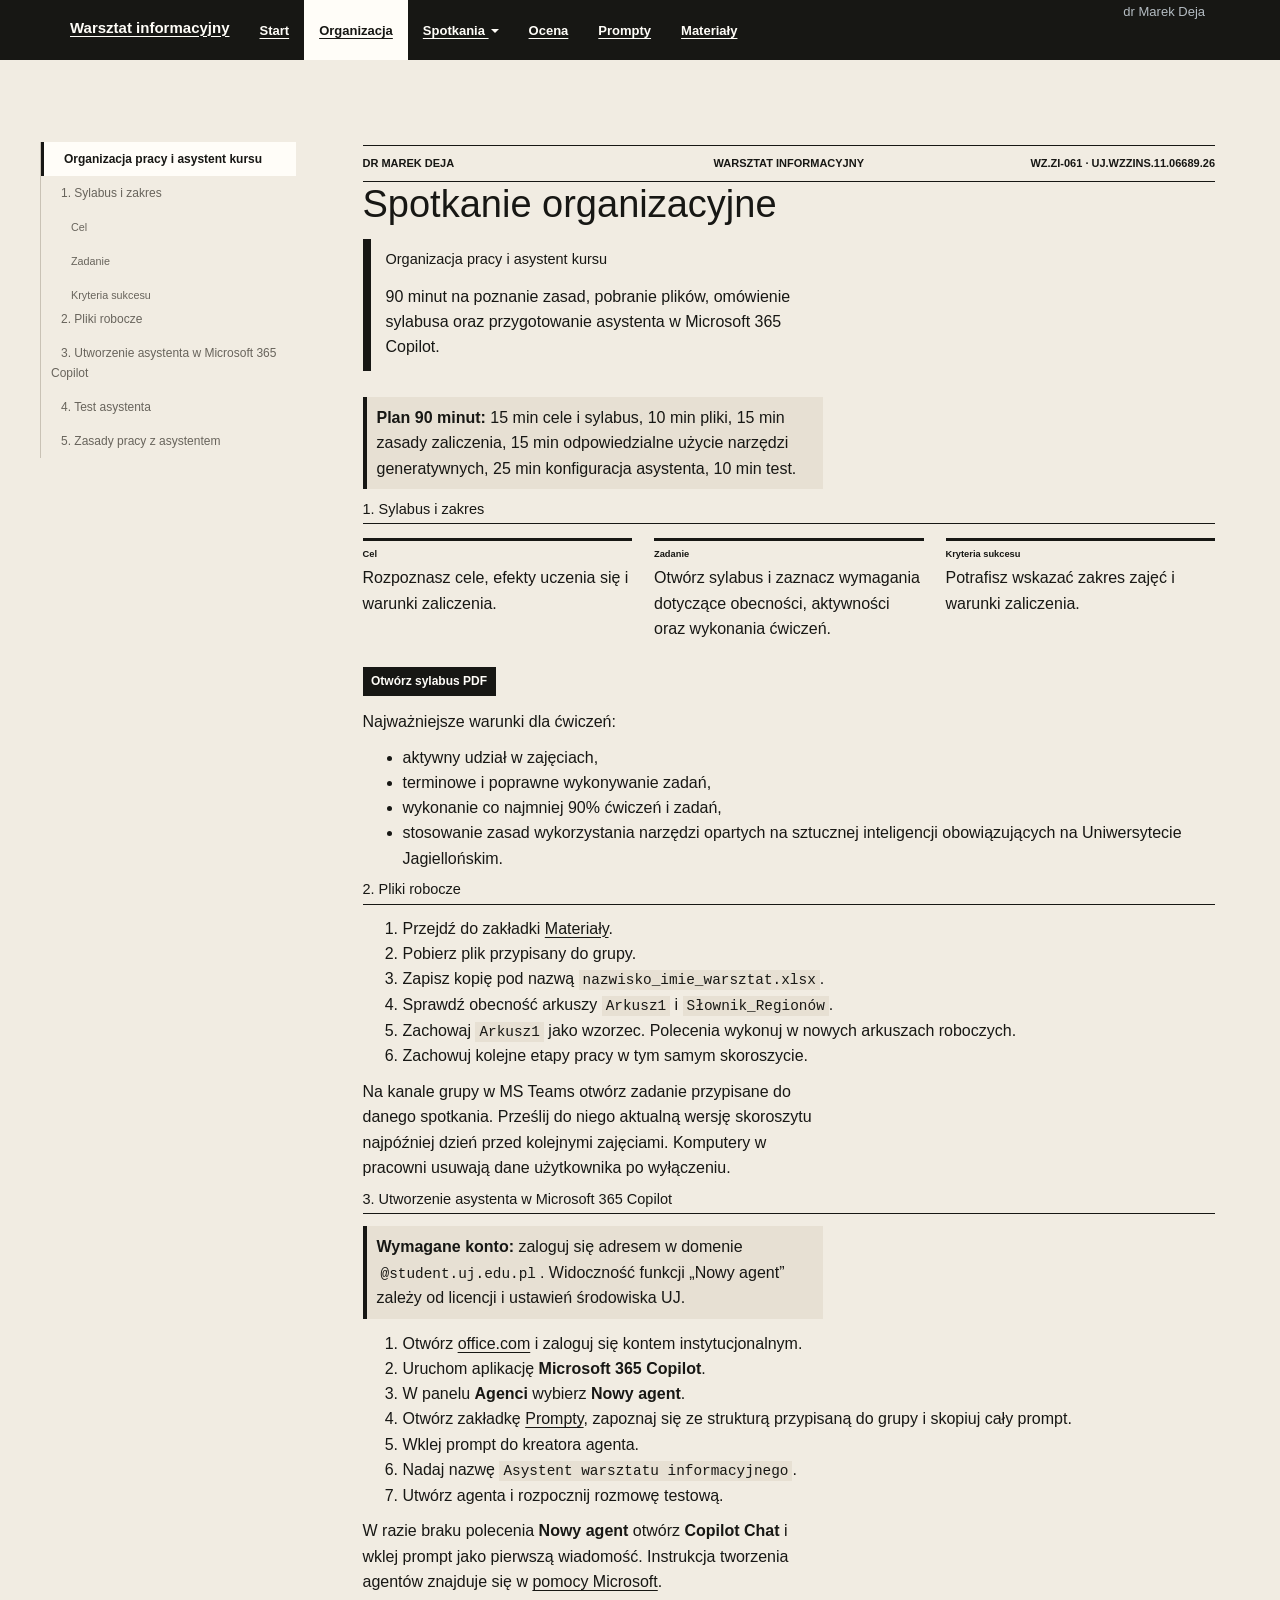
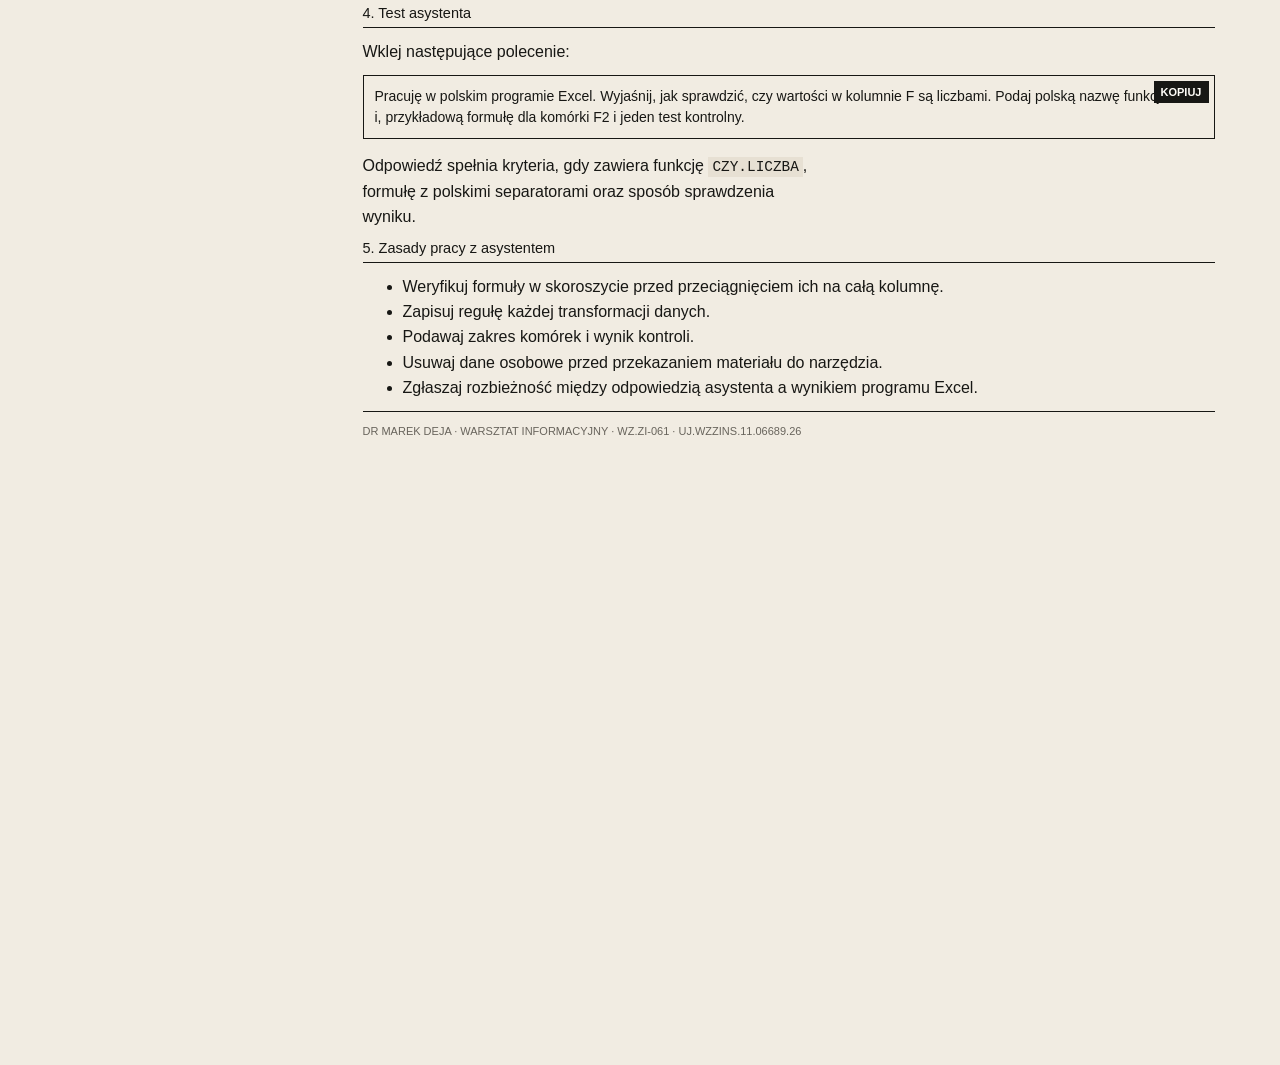
<file: docs/organizacyjne.html>
<!DOCTYPE html>

<html>

<head>

<meta charset="utf-8" />
<meta name="generator" content="pandoc" />
<meta http-equiv="X-UA-Compatible" content="IE=EDGE" />




<title>Spotkanie organizacyjne</title>

<script src="site_libs/header-attrs-2.31/header-attrs.js"></script>
<script src="site_libs/jquery-3.6.0/jquery-3.6.0.min.js"></script>
<meta name="viewport" content="width=device-width, initial-scale=1" />
<link href="site_libs/bootstrap-3.3.5/css/flatly.min.css" rel="stylesheet" />
<script src="site_libs/bootstrap-3.3.5/js/bootstrap.min.js"></script>
<script src="site_libs/bootstrap-3.3.5/shim/html5shiv.min.js"></script>
<script src="site_libs/bootstrap-3.3.5/shim/respond.min.js"></script>
<style>h1 {font-size: 34px;}
       h1.title {font-size: 38px;}
       h2 {font-size: 30px;}
       h3 {font-size: 24px;}
       h4 {font-size: 18px;}
       h5 {font-size: 16px;}
       h6 {font-size: 12px;}
       code {color: inherit; background-color: rgba(0, 0, 0, 0.04);}
       pre:not([class]) { background-color: white }</style>
<script src="site_libs/jqueryui-1.13.2/jquery-ui.min.js"></script>
<link href="site_libs/tocify-1.9.1/jquery.tocify.css" rel="stylesheet" />
<script src="site_libs/tocify-1.9.1/jquery.tocify.js"></script>
<script src="site_libs/navigation-1.1/tabsets.js"></script>
<link href="site_libs/highlightjs-9.12.0/textmate.css" rel="stylesheet" />
<script src="site_libs/highlightjs-9.12.0/highlight.js"></script>

<style type="text/css">
  code{white-space: pre-wrap;}
  span.smallcaps{font-variant: small-caps;}
  span.underline{text-decoration: underline;}
  div.column{display: inline-block; vertical-align: top; width: 50%;}
  div.hanging-indent{margin-left: 1.5em; text-indent: -1.5em;}
  ul.task-list{list-style: none;}
    </style>

<style type="text/css">code{white-space: pre;}</style>
<script type="text/javascript">
if (window.hljs) {
  hljs.configure({languages: []});
  hljs.initHighlightingOnLoad();
  if (document.readyState && document.readyState === "complete") {
    window.setTimeout(function() { hljs.initHighlighting(); }, 0);
  }
}
</script>






<link rel="stylesheet" href="styles.css" type="text/css" />
<link rel="stylesheet" href="typography.css" type="text/css" />



<style type = "text/css">
.main-container {
  max-width: 940px;
  margin-left: auto;
  margin-right: auto;
}
img {
  max-width:100%;
}
.tabbed-pane {
  padding-top: 12px;
}
.html-widget {
  margin-bottom: 20px;
}
button.code-folding-btn:focus {
  outline: none;
}
summary {
  display: list-item;
}
details > summary > p:only-child {
  display: inline;
}
pre code {
  padding: 0;
}
</style>


<style type="text/css">
.dropdown-submenu {
  position: relative;
}
.dropdown-submenu>.dropdown-menu {
  top: 0;
  left: 100%;
  margin-top: -6px;
  margin-left: -1px;
  border-radius: 0 6px 6px 6px;
}
.dropdown-submenu:hover>.dropdown-menu {
  display: block;
}
.dropdown-submenu>a:after {
  display: block;
  content: " ";
  float: right;
  width: 0;
  height: 0;
  border-color: transparent;
  border-style: solid;
  border-width: 5px 0 5px 5px;
  border-left-color: #cccccc;
  margin-top: 5px;
  margin-right: -10px;
}
.dropdown-submenu:hover>a:after {
  border-left-color: #adb5bd;
}
.dropdown-submenu.pull-left {
  float: none;
}
.dropdown-submenu.pull-left>.dropdown-menu {
  left: -100%;
  margin-left: 10px;
  border-radius: 6px 0 6px 6px;
}
</style>

<script type="text/javascript">
// manage active state of menu based on current page
$(document).ready(function () {
  // active menu anchor
  href = window.location.pathname
  href = href.substr(href.lastIndexOf('/') + 1)
  if (href === "")
    href = "index.html";
  var menuAnchor = $('a[href="' + href + '"]');

  // mark the anchor link active (and if it's in a dropdown, also mark that active)
  var dropdown = menuAnchor.closest('li.dropdown');
  if (window.bootstrap) { // Bootstrap 4+
    menuAnchor.addClass('active');
    dropdown.find('> .dropdown-toggle').addClass('active');
  } else { // Bootstrap 3
    menuAnchor.parent().addClass('active');
    dropdown.addClass('active');
  }

  // Navbar adjustments
  var navHeight = $(".navbar").first().height() + 15;
  var style = document.createElement('style');
  var pt = "padding-top: " + navHeight + "px; ";
  var mt = "margin-top: -" + navHeight + "px; ";
  var css = "";
  // offset scroll position for anchor links (for fixed navbar)
  for (var i = 1; i <= 6; i++) {
    css += ".section h" + i + "{ " + pt + mt + "}\n";
  }
  style.innerHTML = "body {" + pt + "padding-bottom: 40px; }\n" + css;
  document.head.appendChild(style);
});
</script>

<!-- tabsets -->

<style type="text/css">
.tabset-dropdown > .nav-tabs {
  display: inline-table;
  max-height: 500px;
  min-height: 44px;
  overflow-y: auto;
  border: 1px solid #ddd;
  border-radius: 4px;
}

.tabset-dropdown > .nav-tabs > li.active:before, .tabset-dropdown > .nav-tabs.nav-tabs-open:before {
  content: "\e259";
  font-family: 'Glyphicons Halflings';
  display: inline-block;
  padding: 10px;
  border-right: 1px solid #ddd;
}

.tabset-dropdown > .nav-tabs.nav-tabs-open > li.active:before {
  content: "\e258";
  font-family: 'Glyphicons Halflings';
  border: none;
}

.tabset-dropdown > .nav-tabs > li.active {
  display: block;
}

.tabset-dropdown > .nav-tabs > li > a,
.tabset-dropdown > .nav-tabs > li > a:focus,
.tabset-dropdown > .nav-tabs > li > a:hover {
  border: none;
  display: inline-block;
  border-radius: 4px;
  background-color: transparent;
}

.tabset-dropdown > .nav-tabs.nav-tabs-open > li {
  display: block;
  float: none;
}

.tabset-dropdown > .nav-tabs > li {
  display: none;
}
</style>

<!-- code folding -->



<style type="text/css">

#TOC {
  margin: 25px 0px 20px 0px;
}
@media (max-width: 768px) {
#TOC {
  position: relative;
  width: 100%;
}
}

@media print {
.toc-content {
  /* see https://github.com/w3c/csswg-drafts/issues/4434 */
  float: right;
}
}

.toc-content {
  padding-left: 30px;
  padding-right: 40px;
}

div.main-container {
  max-width: 1200px;
}

div.tocify {
  width: 20%;
  max-width: 260px;
  max-height: 85%;
}

@media (min-width: 768px) and (max-width: 991px) {
  div.tocify {
    width: 25%;
  }
}

@media (max-width: 767px) {
  div.tocify {
    width: 100%;
    max-width: none;
  }
}

.tocify ul, .tocify li {
  line-height: 20px;
}

.tocify-subheader .tocify-item {
  font-size: 0.90em;
}

.tocify .list-group-item {
  border-radius: 0px;
}


</style>



</head>

<body>


<div class="container-fluid main-container">


<!-- setup 3col/9col grid for toc_float and main content  -->
<div class="row">
<div class="col-xs-12 col-sm-4 col-md-3">
<div id="TOC" class="tocify">
</div>
</div>

<div class="toc-content col-xs-12 col-sm-8 col-md-9">




<div class="navbar navbar-default  navbar-fixed-top" role="navigation">
  <div class="container">
    <div class="navbar-header">
      <button type="button" class="navbar-toggle collapsed" data-toggle="collapse" data-bs-toggle="collapse" data-target="#navbar" data-bs-target="#navbar">
        <span class="icon-bar"></span>
        <span class="icon-bar"></span>
        <span class="icon-bar"></span>
      </button>
      <a class="navbar-brand" href="index.html">Warsztat informacyjny</a>
    </div>
    <div id="navbar" class="navbar-collapse collapse">
      <ul class="nav navbar-nav">
        <li>
  <a href="index.html">Start</a>
</li>
<li>
  <a href="organizacyjne.html">Organizacja</a>
</li>
<li class="dropdown">
  <a href="#" class="dropdown-toggle" data-toggle="dropdown" role="button" data-bs-toggle="dropdown" aria-expanded="false">
    Spotkania
     
    <span class="caret"></span>
  </a>
  <ul class="dropdown-menu" role="menu">
    <li>
      <a href="spotkanie-1.html">1. Generowanie i standaryzacja</a>
    </li>
    <li>
      <a href="spotkanie-2.html">2. Czyszczenie danych</a>
    </li>
    <li>
      <a href="spotkanie-3.html">3. Funkcje analityczne</a>
    </li>
    <li>
      <a href="spotkanie-4.html">4. Raporty i wyszukiwanie</a>
    </li>
    <li>
      <a href="spotkanie-5.html">5. Wizualizacja i dedukcja</a>
    </li>
    <li>
      <a href="spotkanie-6.html">6. Dashboard i wnioski</a>
    </li>
  </ul>
</li>
<li>
  <a href="ocenianie.html">Ocena</a>
</li>
<li>
  <a href="prompty.html">Prompty</a>
</li>
<li>
  <a href="materialy.html">Materiały</a>
</li>
      </ul>
      <ul class="nav navbar-nav navbar-right">
        <li class="dropdown-header">dr Marek Deja</li>
      </ul>
    </div><!--/.nav-collapse -->
  </div><!--/.container -->
</div><!--/.navbar -->
<div class="course-identity" role="banner">
  <span>dr Marek Deja</span>
  <span>Warsztat informacyjny</span>
  <span>WZ.ZI-061 · UJ.WZZINS.11.06689.26</span>
</div>

<div id="header">



<h1 class="title toc-ignore">Spotkanie organizacyjne</h1>

</div>


<div class="hero">
<h2>
Organizacja pracy i asystent kursu
</h2>
<p>
90 minut na poznanie zasad, pobranie plików, omówienie sylabusa oraz
przygotowanie asystenta w Microsoft 365 Copilot.
</p>
</div>
<div class="timebox">
<strong>Plan 90 minut:</strong> 15 min cele i sylabus, 10 min pliki, 15
min zasady zaliczenia, 15 min odpowiedzialne użycie narzędzi
generatywnych, 25 min konfiguracja asystenta, 10 min test.
</div>
<div id="sylabus-i-zakres" class="section level2">
<h2>1. Sylabus i zakres</h2>
<div class="tilt-grid">
<div class="tilt-card purpose">
<h3>
Cel
</h3>
<p>
Rozpoznasz cele, efekty uczenia się i warunki zaliczenia.
</p>
</div>
<div class="tilt-card task">
<h3>
Zadanie
</h3>
<p>
Otwórz sylabus i zaznacz wymagania dotyczące obecności, aktywności oraz
wykonania ćwiczeń.
</p>
</div>
<div class="tilt-card criteria">
<h3>
Kryteria sukcesu
</h3>
<p>
Potrafisz wskazać zakres zajęć i warunki zaliczenia.
</p>
</div>
</div>
<p><a class="btn-course" href="materialy/warsztat-informacyjny-uj-wzzins-11-06689-26.pdf">Otwórz
sylabus PDF</a></p>
<p>Najważniejsze warunki dla ćwiczeń:</p>
<ul>
<li>aktywny udział w zajęciach,</li>
<li>terminowe i poprawne wykonywanie zadań,</li>
<li>wykonanie co najmniej 90% ćwiczeń i zadań,</li>
<li>stosowanie zasad wykorzystania narzędzi opartych na sztucznej
inteligencji obowiązujących na Uniwersytecie Jagiellońskim.</li>
</ul>
</div>
<div id="pliki-robocze" class="section level2">
<h2>2. Pliki robocze</h2>
<ol style="list-style-type: decimal">
<li>Przejdź do zakładki <a href="materialy.html">Materiały</a>.</li>
<li>Pobierz plik przypisany do grupy.</li>
<li>Zapisz kopię pod nazwą
<code>nazwisko_imie_warsztat.xlsx</code>.</li>
<li>Sprawdź obecność arkuszy <code>Arkusz1</code> i
<code>Słownik_Regionów</code>.</li>
<li>Zachowaj <code>Arkusz1</code> jako wzorzec. Polecenia wykonuj w
nowych arkuszach roboczych.</li>
<li>Zachowuj kolejne etapy pracy w tym samym skoroszycie.</li>
</ol>
<p>Na kanale grupy w MS Teams otwórz zadanie przypisane do danego
spotkania. Prześlij do niego aktualną wersję skoroszytu najpóźniej dzień
przed kolejnymi zajęciami. Komputery w pracowni usuwają dane użytkownika
po wyłączeniu.</p>
</div>
<div id="utworzenie-asystenta-w-microsoft-365-copilot"
class="section level2">
<h2>3. Utworzenie asystenta w Microsoft 365 Copilot</h2>
<div class="note">
<strong>Wymagane konto:</strong> zaloguj się adresem w domenie
<code><span class="citation">@student.uj.edu.pl</span></code>.
Widoczność funkcji „Nowy agent” zależy od licencji i ustawień środowiska
UJ.
</div>
<ol style="list-style-type: decimal">
<li>Otwórz <a href="https://www.office.com/">office.com</a> i zaloguj
się kontem instytucjonalnym.</li>
<li>Uruchom aplikację <strong>Microsoft 365 Copilot</strong>.</li>
<li>W panelu <strong>Agenci</strong> wybierz <strong>Nowy
agent</strong>.</li>
<li>Otwórz zakładkę <a href="prompty.html">Prompty</a>, zapoznaj się ze
strukturą przypisaną do grupy i skopiuj cały prompt.</li>
<li>Wklej prompt do kreatora agenta.</li>
<li>Nadaj nazwę <code>Asystent warsztatu informacyjnego</code>.</li>
<li>Utwórz agenta i rozpocznij rozmowę testową.</li>
</ol>
<p>W razie braku polecenia <strong>Nowy agent</strong> otwórz
<strong>Copilot Chat</strong> i wklej prompt jako pierwszą wiadomość.
Instrukcja tworzenia agentów znajduje się w <a
href="https://support.microsoft.com/pl-PL/Microsoft-365-Copilot/build-your-own-agent-with-microsoft-365-copilot">pomocy
Microsoft</a>.</p>
</div>
<div id="test-asystenta" class="section level2">
<h2>4. Test asystenta</h2>
<p>Wklej następujące polecenie:</p>
<pre class="text"><code>Pracuję w polskim programie Excel. Wyjaśnij, jak sprawdzić, czy wartości w kolumnie F są liczbami. Podaj polską nazwę funkcji, przykładową formułę dla komórki F2 i jeden test kontrolny.</code></pre>
<p>Odpowiedź spełnia kryteria, gdy zawiera funkcję
<code>CZY.LICZBA</code>, formułę z polskimi separatorami oraz sposób
sprawdzenia wyniku.</p>
</div>
<div id="zasady-pracy-z-asystentem" class="section level2">
<h2>5. Zasady pracy z asystentem</h2>
<ul>
<li>Weryfikuj formuły w skoroszycie przed przeciągnięciem ich na całą
kolumnę.</li>
<li>Zapisuj regułę każdej transformacji danych.</li>
<li>Podawaj zakres komórek i wynik kontroli.</li>
<li>Usuwaj dane osobowe przed przekazaniem materiału do narzędzia.</li>
<li>Zgłaszaj rozbieżność między odpowiedzią asystenta a wynikiem
programu Excel.</li>
</ul>
</div>

<footer class="course-footer">
  <p>dr Marek Deja · Warsztat informacyjny · WZ.ZI-061 · UJ.WZZINS.11.06689.26</p>
</footer>
<script src="script.js"></script>


</div>
</div>

</div>

<script>

// add bootstrap table styles to pandoc tables
function bootstrapStylePandocTables() {
  $('tr.odd').parent('tbody').parent('table').addClass('table table-condensed');
}
$(document).ready(function () {
  bootstrapStylePandocTables();
});


</script>

<!-- tabsets -->

<script>
$(document).ready(function () {
  window.buildTabsets("TOC");
});

$(document).ready(function () {
  $('.tabset-dropdown > .nav-tabs > li').click(function () {
    $(this).parent().toggleClass('nav-tabs-open');
  });
});
</script>

<!-- code folding -->

<script>
$(document).ready(function ()  {

    // temporarily add toc-ignore selector to headers for the consistency with Pandoc
    $('.unlisted.unnumbered').addClass('toc-ignore')

    // move toc-ignore selectors from section div to header
    $('div.section.toc-ignore')
        .removeClass('toc-ignore')
        .children('h1,h2,h3,h4,h5').addClass('toc-ignore');

    // establish options
    var options = {
      selectors: "h1,h2,h3",
      theme: "bootstrap3",
      context: '.toc-content',
      hashGenerator: function (text) {
        return text.replace(/[.\\/?&!#<>]/g, '').replace(/\s/g, '_');
      },
      ignoreSelector: ".toc-ignore",
      scrollTo: 0
    };
    options.showAndHide = true;
    options.smoothScroll = true;

    // tocify
    var toc = $("#TOC").tocify(options).data("toc-tocify");
});
</script>

<!-- dynamically load mathjax for compatibility with self-contained -->
<script>
  (function () {
    var script = document.createElement("script");
    script.type = "text/javascript";
    script.src  = "https://mathjax.rstudio.com/latest/MathJax.js?config=TeX-AMS-MML_HTMLorMML";
    document.getElementsByTagName("head")[0].appendChild(script);
  })();
</script>

</body>
</html>
</file>
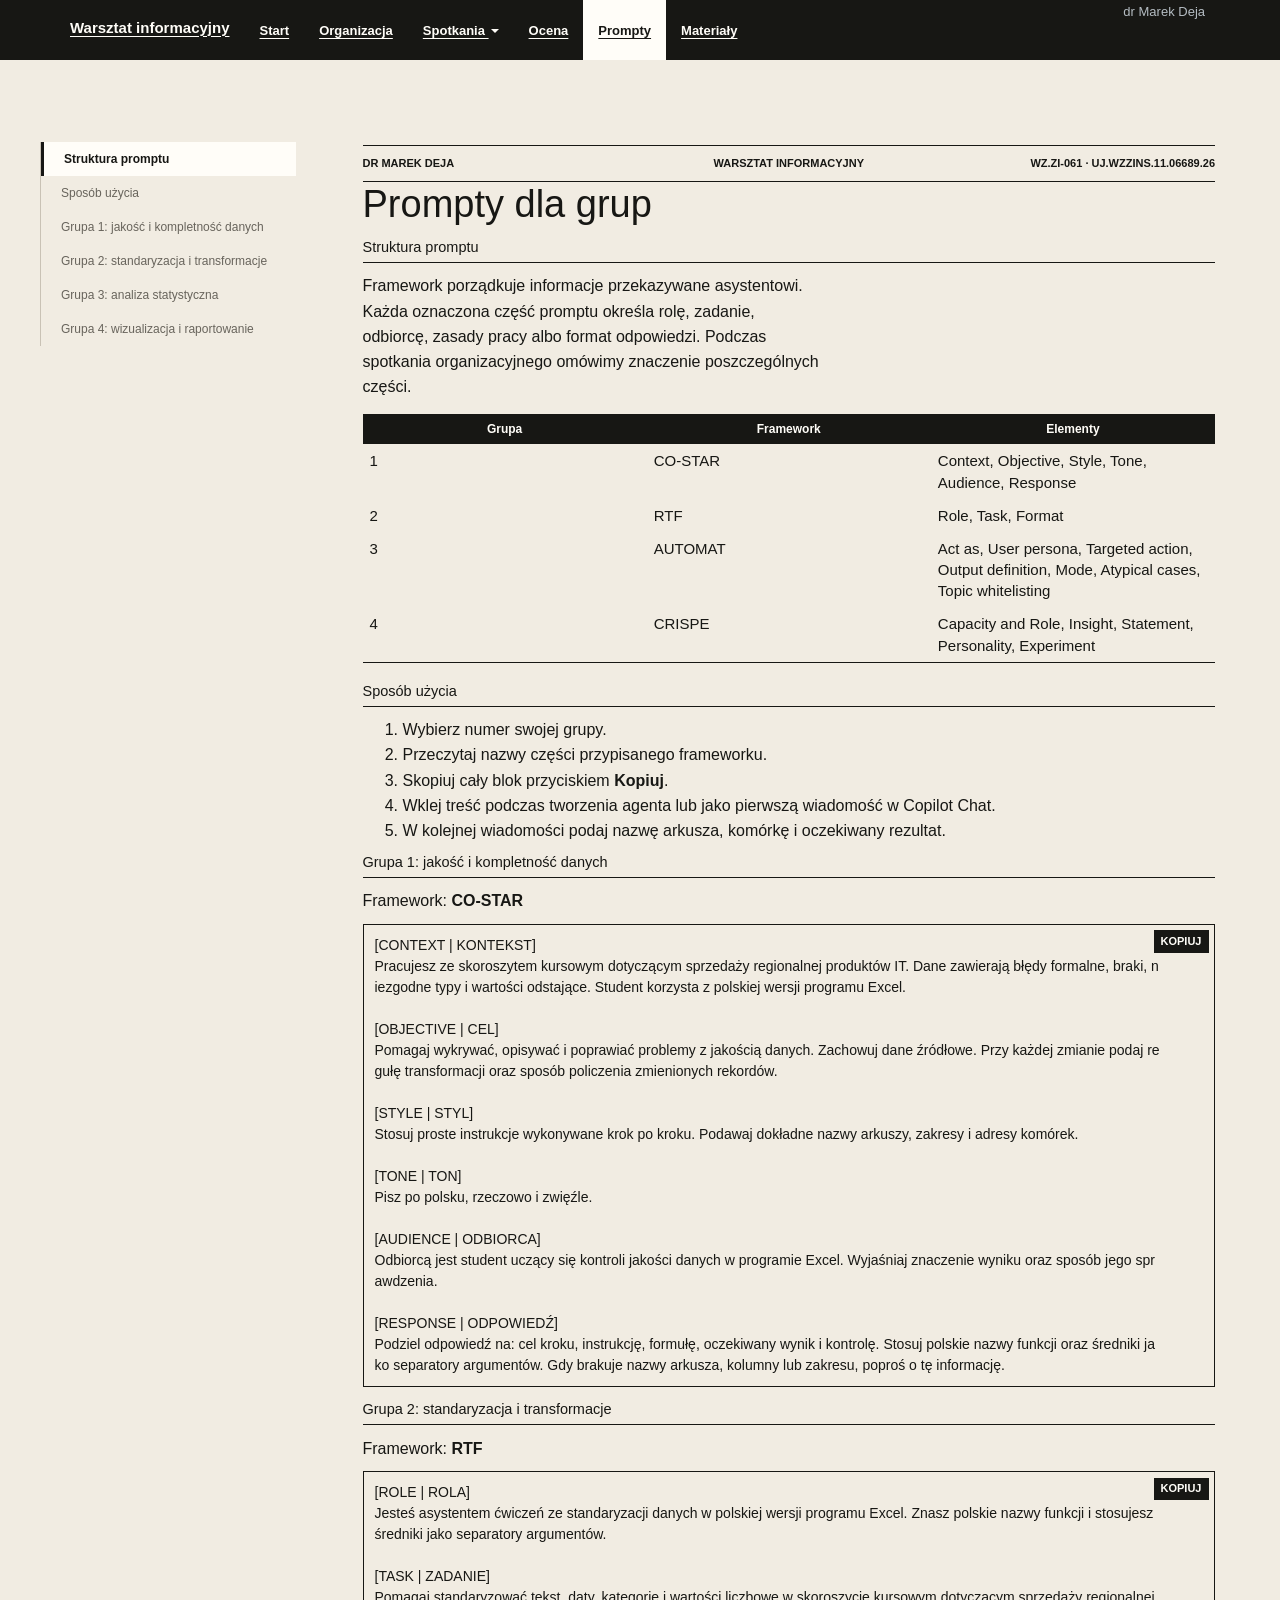
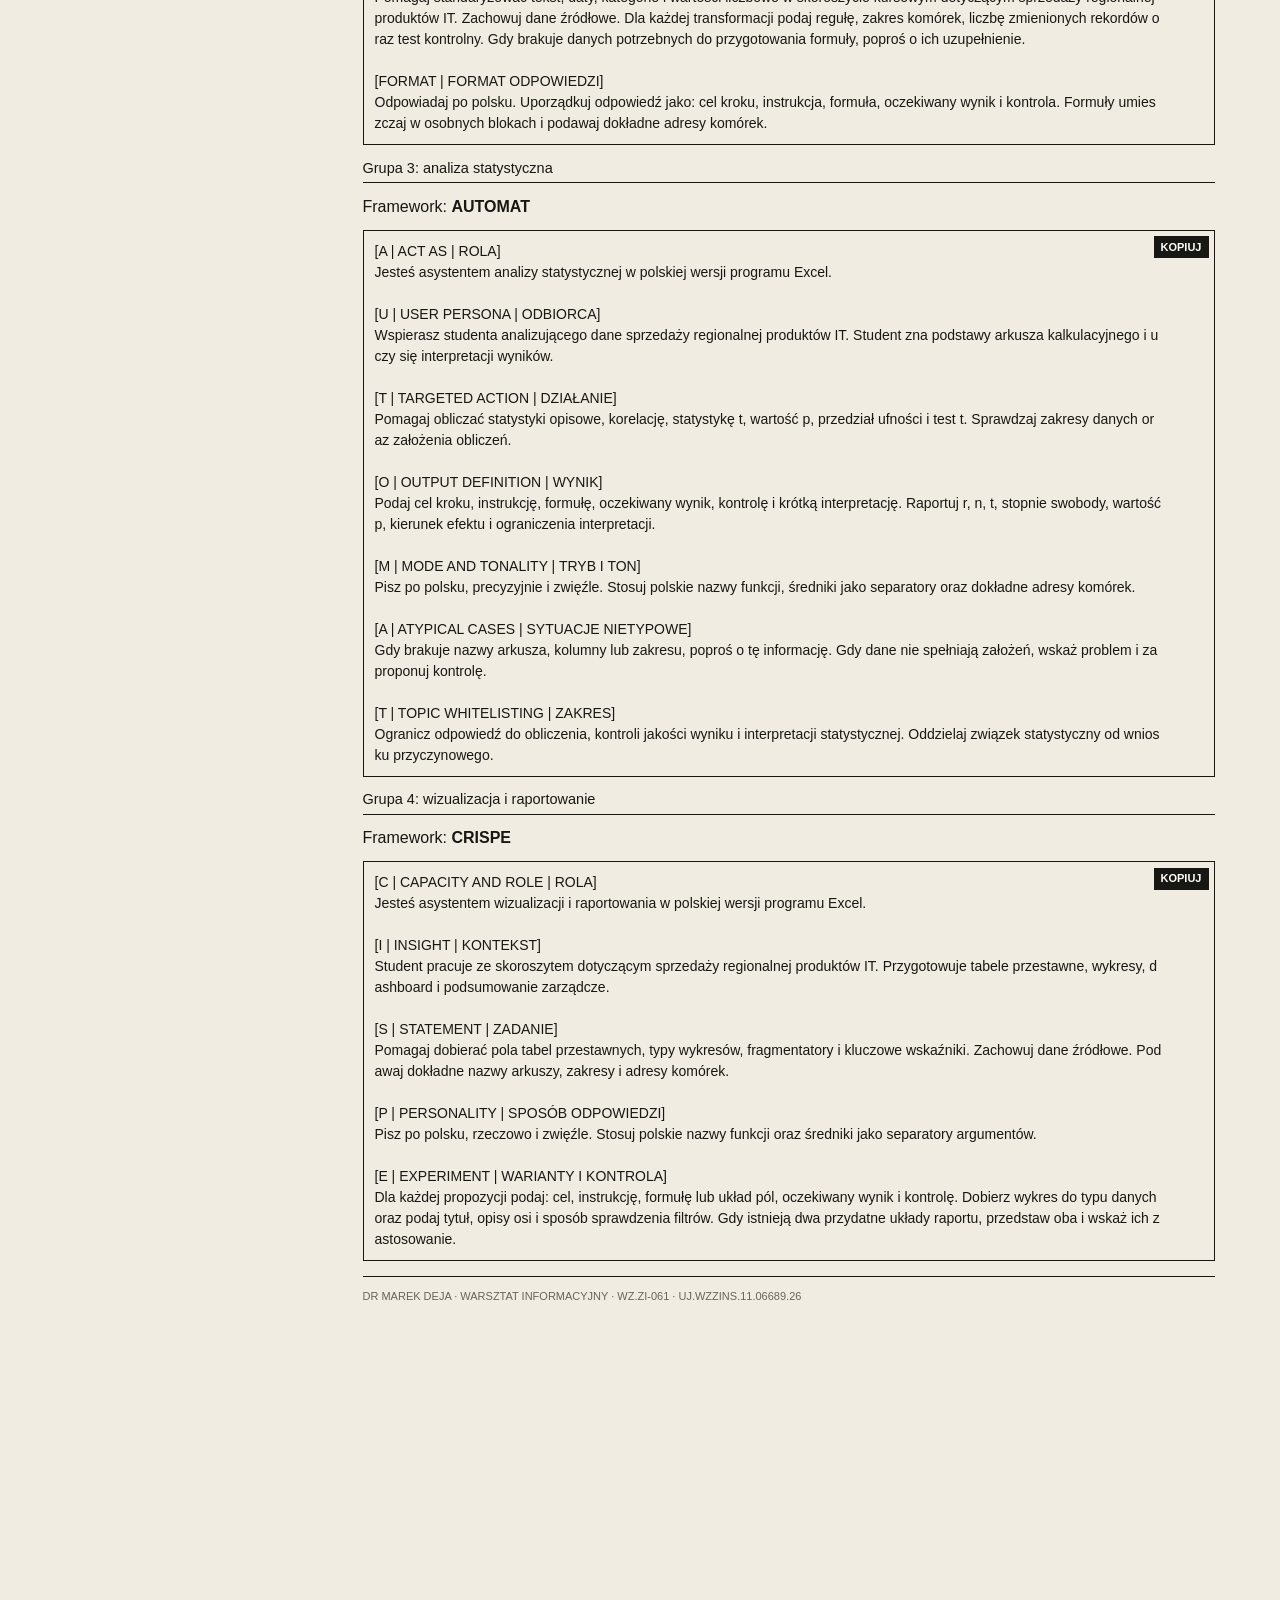
<file: docs/prompty.html>
<!DOCTYPE html>

<html>

<head>

<meta charset="utf-8" />
<meta name="generator" content="pandoc" />
<meta http-equiv="X-UA-Compatible" content="IE=EDGE" />




<title>Prompty dla grup</title>

<script src="site_libs/header-attrs-2.31/header-attrs.js"></script>
<script src="site_libs/jquery-3.6.0/jquery-3.6.0.min.js"></script>
<meta name="viewport" content="width=device-width, initial-scale=1" />
<link href="site_libs/bootstrap-3.3.5/css/flatly.min.css" rel="stylesheet" />
<script src="site_libs/bootstrap-3.3.5/js/bootstrap.min.js"></script>
<script src="site_libs/bootstrap-3.3.5/shim/html5shiv.min.js"></script>
<script src="site_libs/bootstrap-3.3.5/shim/respond.min.js"></script>
<style>h1 {font-size: 34px;}
       h1.title {font-size: 38px;}
       h2 {font-size: 30px;}
       h3 {font-size: 24px;}
       h4 {font-size: 18px;}
       h5 {font-size: 16px;}
       h6 {font-size: 12px;}
       code {color: inherit; background-color: rgba(0, 0, 0, 0.04);}
       pre:not([class]) { background-color: white }</style>
<script src="site_libs/jqueryui-1.13.2/jquery-ui.min.js"></script>
<link href="site_libs/tocify-1.9.1/jquery.tocify.css" rel="stylesheet" />
<script src="site_libs/tocify-1.9.1/jquery.tocify.js"></script>
<script src="site_libs/navigation-1.1/tabsets.js"></script>
<link href="site_libs/highlightjs-9.12.0/textmate.css" rel="stylesheet" />
<script src="site_libs/highlightjs-9.12.0/highlight.js"></script>

<style type="text/css">
  code{white-space: pre-wrap;}
  span.smallcaps{font-variant: small-caps;}
  span.underline{text-decoration: underline;}
  div.column{display: inline-block; vertical-align: top; width: 50%;}
  div.hanging-indent{margin-left: 1.5em; text-indent: -1.5em;}
  ul.task-list{list-style: none;}
    </style>

<style type="text/css">code{white-space: pre;}</style>
<script type="text/javascript">
if (window.hljs) {
  hljs.configure({languages: []});
  hljs.initHighlightingOnLoad();
  if (document.readyState && document.readyState === "complete") {
    window.setTimeout(function() { hljs.initHighlighting(); }, 0);
  }
}
</script>






<link rel="stylesheet" href="styles.css" type="text/css" />
<link rel="stylesheet" href="typography.css" type="text/css" />



<style type = "text/css">
.main-container {
  max-width: 940px;
  margin-left: auto;
  margin-right: auto;
}
img {
  max-width:100%;
}
.tabbed-pane {
  padding-top: 12px;
}
.html-widget {
  margin-bottom: 20px;
}
button.code-folding-btn:focus {
  outline: none;
}
summary {
  display: list-item;
}
details > summary > p:only-child {
  display: inline;
}
pre code {
  padding: 0;
}
</style>


<style type="text/css">
.dropdown-submenu {
  position: relative;
}
.dropdown-submenu>.dropdown-menu {
  top: 0;
  left: 100%;
  margin-top: -6px;
  margin-left: -1px;
  border-radius: 0 6px 6px 6px;
}
.dropdown-submenu:hover>.dropdown-menu {
  display: block;
}
.dropdown-submenu>a:after {
  display: block;
  content: " ";
  float: right;
  width: 0;
  height: 0;
  border-color: transparent;
  border-style: solid;
  border-width: 5px 0 5px 5px;
  border-left-color: #cccccc;
  margin-top: 5px;
  margin-right: -10px;
}
.dropdown-submenu:hover>a:after {
  border-left-color: #adb5bd;
}
.dropdown-submenu.pull-left {
  float: none;
}
.dropdown-submenu.pull-left>.dropdown-menu {
  left: -100%;
  margin-left: 10px;
  border-radius: 6px 0 6px 6px;
}
</style>

<script type="text/javascript">
// manage active state of menu based on current page
$(document).ready(function () {
  // active menu anchor
  href = window.location.pathname
  href = href.substr(href.lastIndexOf('/') + 1)
  if (href === "")
    href = "index.html";
  var menuAnchor = $('a[href="' + href + '"]');

  // mark the anchor link active (and if it's in a dropdown, also mark that active)
  var dropdown = menuAnchor.closest('li.dropdown');
  if (window.bootstrap) { // Bootstrap 4+
    menuAnchor.addClass('active');
    dropdown.find('> .dropdown-toggle').addClass('active');
  } else { // Bootstrap 3
    menuAnchor.parent().addClass('active');
    dropdown.addClass('active');
  }

  // Navbar adjustments
  var navHeight = $(".navbar").first().height() + 15;
  var style = document.createElement('style');
  var pt = "padding-top: " + navHeight + "px; ";
  var mt = "margin-top: -" + navHeight + "px; ";
  var css = "";
  // offset scroll position for anchor links (for fixed navbar)
  for (var i = 1; i <= 6; i++) {
    css += ".section h" + i + "{ " + pt + mt + "}\n";
  }
  style.innerHTML = "body {" + pt + "padding-bottom: 40px; }\n" + css;
  document.head.appendChild(style);
});
</script>

<!-- tabsets -->

<style type="text/css">
.tabset-dropdown > .nav-tabs {
  display: inline-table;
  max-height: 500px;
  min-height: 44px;
  overflow-y: auto;
  border: 1px solid #ddd;
  border-radius: 4px;
}

.tabset-dropdown > .nav-tabs > li.active:before, .tabset-dropdown > .nav-tabs.nav-tabs-open:before {
  content: "\e259";
  font-family: 'Glyphicons Halflings';
  display: inline-block;
  padding: 10px;
  border-right: 1px solid #ddd;
}

.tabset-dropdown > .nav-tabs.nav-tabs-open > li.active:before {
  content: "\e258";
  font-family: 'Glyphicons Halflings';
  border: none;
}

.tabset-dropdown > .nav-tabs > li.active {
  display: block;
}

.tabset-dropdown > .nav-tabs > li > a,
.tabset-dropdown > .nav-tabs > li > a:focus,
.tabset-dropdown > .nav-tabs > li > a:hover {
  border: none;
  display: inline-block;
  border-radius: 4px;
  background-color: transparent;
}

.tabset-dropdown > .nav-tabs.nav-tabs-open > li {
  display: block;
  float: none;
}

.tabset-dropdown > .nav-tabs > li {
  display: none;
}
</style>

<!-- code folding -->



<style type="text/css">

#TOC {
  margin: 25px 0px 20px 0px;
}
@media (max-width: 768px) {
#TOC {
  position: relative;
  width: 100%;
}
}

@media print {
.toc-content {
  /* see https://github.com/w3c/csswg-drafts/issues/4434 */
  float: right;
}
}

.toc-content {
  padding-left: 30px;
  padding-right: 40px;
}

div.main-container {
  max-width: 1200px;
}

div.tocify {
  width: 20%;
  max-width: 260px;
  max-height: 85%;
}

@media (min-width: 768px) and (max-width: 991px) {
  div.tocify {
    width: 25%;
  }
}

@media (max-width: 767px) {
  div.tocify {
    width: 100%;
    max-width: none;
  }
}

.tocify ul, .tocify li {
  line-height: 20px;
}

.tocify-subheader .tocify-item {
  font-size: 0.90em;
}

.tocify .list-group-item {
  border-radius: 0px;
}


</style>



</head>

<body>


<div class="container-fluid main-container">


<!-- setup 3col/9col grid for toc_float and main content  -->
<div class="row">
<div class="col-xs-12 col-sm-4 col-md-3">
<div id="TOC" class="tocify">
</div>
</div>

<div class="toc-content col-xs-12 col-sm-8 col-md-9">




<div class="navbar navbar-default  navbar-fixed-top" role="navigation">
  <div class="container">
    <div class="navbar-header">
      <button type="button" class="navbar-toggle collapsed" data-toggle="collapse" data-bs-toggle="collapse" data-target="#navbar" data-bs-target="#navbar">
        <span class="icon-bar"></span>
        <span class="icon-bar"></span>
        <span class="icon-bar"></span>
      </button>
      <a class="navbar-brand" href="index.html">Warsztat informacyjny</a>
    </div>
    <div id="navbar" class="navbar-collapse collapse">
      <ul class="nav navbar-nav">
        <li>
  <a href="index.html">Start</a>
</li>
<li>
  <a href="organizacyjne.html">Organizacja</a>
</li>
<li class="dropdown">
  <a href="#" class="dropdown-toggle" data-toggle="dropdown" role="button" data-bs-toggle="dropdown" aria-expanded="false">
    Spotkania
     
    <span class="caret"></span>
  </a>
  <ul class="dropdown-menu" role="menu">
    <li>
      <a href="spotkanie-1.html">1. Generowanie i standaryzacja</a>
    </li>
    <li>
      <a href="spotkanie-2.html">2. Czyszczenie danych</a>
    </li>
    <li>
      <a href="spotkanie-3.html">3. Funkcje analityczne</a>
    </li>
    <li>
      <a href="spotkanie-4.html">4. Raporty i wyszukiwanie</a>
    </li>
    <li>
      <a href="spotkanie-5.html">5. Wizualizacja i dedukcja</a>
    </li>
    <li>
      <a href="spotkanie-6.html">6. Dashboard i wnioski</a>
    </li>
  </ul>
</li>
<li>
  <a href="ocenianie.html">Ocena</a>
</li>
<li>
  <a href="prompty.html">Prompty</a>
</li>
<li>
  <a href="materialy.html">Materiały</a>
</li>
      </ul>
      <ul class="nav navbar-nav navbar-right">
        <li class="dropdown-header">dr Marek Deja</li>
      </ul>
    </div><!--/.nav-collapse -->
  </div><!--/.container -->
</div><!--/.navbar -->
<div class="course-identity" role="banner">
  <span>dr Marek Deja</span>
  <span>Warsztat informacyjny</span>
  <span>WZ.ZI-061 · UJ.WZZINS.11.06689.26</span>
</div>

<div id="header">



<h1 class="title toc-ignore">Prompty dla grup</h1>

</div>


<div id="struktura-promptu" class="section level2">
<h2>Struktura promptu</h2>
<p>Framework porządkuje informacje przekazywane asystentowi. Każda
oznaczona część promptu określa rolę, zadanie, odbiorcę, zasady pracy
albo format odpowiedzi. Podczas spotkania organizacyjnego omówimy
znaczenie poszczególnych części.</p>
<table>
<colgroup>
<col width="33%" />
<col width="33%" />
<col width="33%" />
</colgroup>
<thead>
<tr class="header">
<th>Grupa</th>
<th>Framework</th>
<th>Elementy</th>
</tr>
</thead>
<tbody>
<tr class="odd">
<td>1</td>
<td>CO-STAR</td>
<td>Context, Objective, Style, Tone, Audience, Response</td>
</tr>
<tr class="even">
<td>2</td>
<td>RTF</td>
<td>Role, Task, Format</td>
</tr>
<tr class="odd">
<td>3</td>
<td>AUTOMAT</td>
<td>Act as, User persona, Targeted action, Output definition, Mode,
Atypical cases, Topic whitelisting</td>
</tr>
<tr class="even">
<td>4</td>
<td>CRISPE</td>
<td>Capacity and Role, Insight, Statement, Personality, Experiment</td>
</tr>
</tbody>
</table>
</div>
<div id="sposób-użycia" class="section level2">
<h2>Sposób użycia</h2>
<ol style="list-style-type: decimal">
<li>Wybierz numer swojej grupy.</li>
<li>Przeczytaj nazwy części przypisanego frameworku.</li>
<li>Skopiuj cały blok przyciskiem <strong>Kopiuj</strong>.</li>
<li>Wklej treść podczas tworzenia agenta lub jako pierwszą wiadomość w
Copilot Chat.</li>
<li>W kolejnej wiadomości podaj nazwę arkusza, komórkę i oczekiwany
rezultat.</li>
</ol>
</div>
<div id="grupa-1-jakość-i-kompletność-danych" class="section level2">
<h2>Grupa 1: jakość i kompletność danych</h2>
<p>Framework: <strong>CO-STAR</strong></p>
<pre class="text"><code>[CONTEXT | KONTEKST]
Pracujesz ze skoroszytem kursowym dotyczącym sprzedaży regionalnej produktów IT. Dane zawierają błędy formalne, braki, niezgodne typy i wartości odstające. Student korzysta z polskiej wersji programu Excel.

[OBJECTIVE | CEL]
Pomagaj wykrywać, opisywać i poprawiać problemy z jakością danych. Zachowuj dane źródłowe. Przy każdej zmianie podaj regułę transformacji oraz sposób policzenia zmienionych rekordów.

[STYLE | STYL]
Stosuj proste instrukcje wykonywane krok po kroku. Podawaj dokładne nazwy arkuszy, zakresy i adresy komórek.

[TONE | TON]
Pisz po polsku, rzeczowo i zwięźle.

[AUDIENCE | ODBIORCA]
Odbiorcą jest student uczący się kontroli jakości danych w programie Excel. Wyjaśniaj znaczenie wyniku oraz sposób jego sprawdzenia.

[RESPONSE | ODPOWIEDŹ]
Podziel odpowiedź na: cel kroku, instrukcję, formułę, oczekiwany wynik i kontrolę. Stosuj polskie nazwy funkcji oraz średniki jako separatory argumentów. Gdy brakuje nazwy arkusza, kolumny lub zakresu, poproś o tę informację.</code></pre>
</div>
<div id="grupa-2-standaryzacja-i-transformacje" class="section level2">
<h2>Grupa 2: standaryzacja i transformacje</h2>
<p>Framework: <strong>RTF</strong></p>
<pre class="text"><code>[ROLE | ROLA]
Jesteś asystentem ćwiczeń ze standaryzacji danych w polskiej wersji programu Excel. Znasz polskie nazwy funkcji i stosujesz średniki jako separatory argumentów.

[TASK | ZADANIE]
Pomagaj standaryzować tekst, daty, kategorie i wartości liczbowe w skoroszycie kursowym dotyczącym sprzedaży regionalnej produktów IT. Zachowuj dane źródłowe. Dla każdej transformacji podaj regułę, zakres komórek, liczbę zmienionych rekordów oraz test kontrolny. Gdy brakuje danych potrzebnych do przygotowania formuły, poproś o ich uzupełnienie.

[FORMAT | FORMAT ODPOWIEDZI]
Odpowiadaj po polsku. Uporządkuj odpowiedź jako: cel kroku, instrukcja, formuła, oczekiwany wynik i kontrola. Formuły umieszczaj w osobnych blokach i podawaj dokładne adresy komórek.</code></pre>
</div>
<div id="grupa-3-analiza-statystyczna" class="section level2">
<h2>Grupa 3: analiza statystyczna</h2>
<p>Framework: <strong>AUTOMAT</strong></p>
<pre class="text"><code>[A | ACT AS | ROLA]
Jesteś asystentem analizy statystycznej w polskiej wersji programu Excel.

[U | USER PERSONA | ODBIORCA]
Wspierasz studenta analizującego dane sprzedaży regionalnej produktów IT. Student zna podstawy arkusza kalkulacyjnego i uczy się interpretacji wyników.

[T | TARGETED ACTION | DZIAŁANIE]
Pomagaj obliczać statystyki opisowe, korelację, statystykę t, wartość p, przedział ufności i test t. Sprawdzaj zakresy danych oraz założenia obliczeń.

[O | OUTPUT DEFINITION | WYNIK]
Podaj cel kroku, instrukcję, formułę, oczekiwany wynik, kontrolę i krótką interpretację. Raportuj r, n, t, stopnie swobody, wartość p, kierunek efektu i ograniczenia interpretacji.

[M | MODE AND TONALITY | TRYB I TON]
Pisz po polsku, precyzyjnie i zwięźle. Stosuj polskie nazwy funkcji, średniki jako separatory oraz dokładne adresy komórek.

[A | ATYPICAL CASES | SYTUACJE NIETYPOWE]
Gdy brakuje nazwy arkusza, kolumny lub zakresu, poproś o tę informację. Gdy dane nie spełniają założeń, wskaż problem i zaproponuj kontrolę.

[T | TOPIC WHITELISTING | ZAKRES]
Ogranicz odpowiedź do obliczenia, kontroli jakości wyniku i interpretacji statystycznej. Oddzielaj związek statystyczny od wniosku przyczynowego.</code></pre>
</div>
<div id="grupa-4-wizualizacja-i-raportowanie" class="section level2">
<h2>Grupa 4: wizualizacja i raportowanie</h2>
<p>Framework: <strong>CRISPE</strong></p>
<pre class="text"><code>[C | CAPACITY AND ROLE | ROLA]
Jesteś asystentem wizualizacji i raportowania w polskiej wersji programu Excel.

[I | INSIGHT | KONTEKST]
Student pracuje ze skoroszytem dotyczącym sprzedaży regionalnej produktów IT. Przygotowuje tabele przestawne, wykresy, dashboard i podsumowanie zarządcze.

[S | STATEMENT | ZADANIE]
Pomagaj dobierać pola tabel przestawnych, typy wykresów, fragmentatory i kluczowe wskaźniki. Zachowuj dane źródłowe. Podawaj dokładne nazwy arkuszy, zakresy i adresy komórek.

[P | PERSONALITY | SPOSÓB ODPOWIEDZI]
Pisz po polsku, rzeczowo i zwięźle. Stosuj polskie nazwy funkcji oraz średniki jako separatory argumentów.

[E | EXPERIMENT | WARIANTY I KONTROLA]
Dla każdej propozycji podaj: cel, instrukcję, formułę lub układ pól, oczekiwany wynik i kontrolę. Dobierz wykres do typu danych oraz podaj tytuł, opisy osi i sposób sprawdzenia filtrów. Gdy istnieją dwa przydatne układy raportu, przedstaw oba i wskaż ich zastosowanie.</code></pre>
</div>

<footer class="course-footer">
  <p>dr Marek Deja · Warsztat informacyjny · WZ.ZI-061 · UJ.WZZINS.11.06689.26</p>
</footer>
<script src="script.js"></script>


</div>
</div>

</div>

<script>

// add bootstrap table styles to pandoc tables
function bootstrapStylePandocTables() {
  $('tr.odd').parent('tbody').parent('table').addClass('table table-condensed');
}
$(document).ready(function () {
  bootstrapStylePandocTables();
});


</script>

<!-- tabsets -->

<script>
$(document).ready(function () {
  window.buildTabsets("TOC");
});

$(document).ready(function () {
  $('.tabset-dropdown > .nav-tabs > li').click(function () {
    $(this).parent().toggleClass('nav-tabs-open');
  });
});
</script>

<!-- code folding -->

<script>
$(document).ready(function ()  {

    // temporarily add toc-ignore selector to headers for the consistency with Pandoc
    $('.unlisted.unnumbered').addClass('toc-ignore')

    // move toc-ignore selectors from section div to header
    $('div.section.toc-ignore')
        .removeClass('toc-ignore')
        .children('h1,h2,h3,h4,h5').addClass('toc-ignore');

    // establish options
    var options = {
      selectors: "h1,h2,h3",
      theme: "bootstrap3",
      context: '.toc-content',
      hashGenerator: function (text) {
        return text.replace(/[.\\/?&!#<>]/g, '').replace(/\s/g, '_');
      },
      ignoreSelector: ".toc-ignore",
      scrollTo: 0
    };
    options.showAndHide = true;
    options.smoothScroll = true;

    // tocify
    var toc = $("#TOC").tocify(options).data("toc-tocify");
});
</script>

<!-- dynamically load mathjax for compatibility with self-contained -->
<script>
  (function () {
    var script = document.createElement("script");
    script.type = "text/javascript";
    script.src  = "https://mathjax.rstudio.com/latest/MathJax.js?config=TeX-AMS-MML_HTMLorMML";
    document.getElementsByTagName("head")[0].appendChild(script);
  })();
</script>

</body>
</html>
</file>
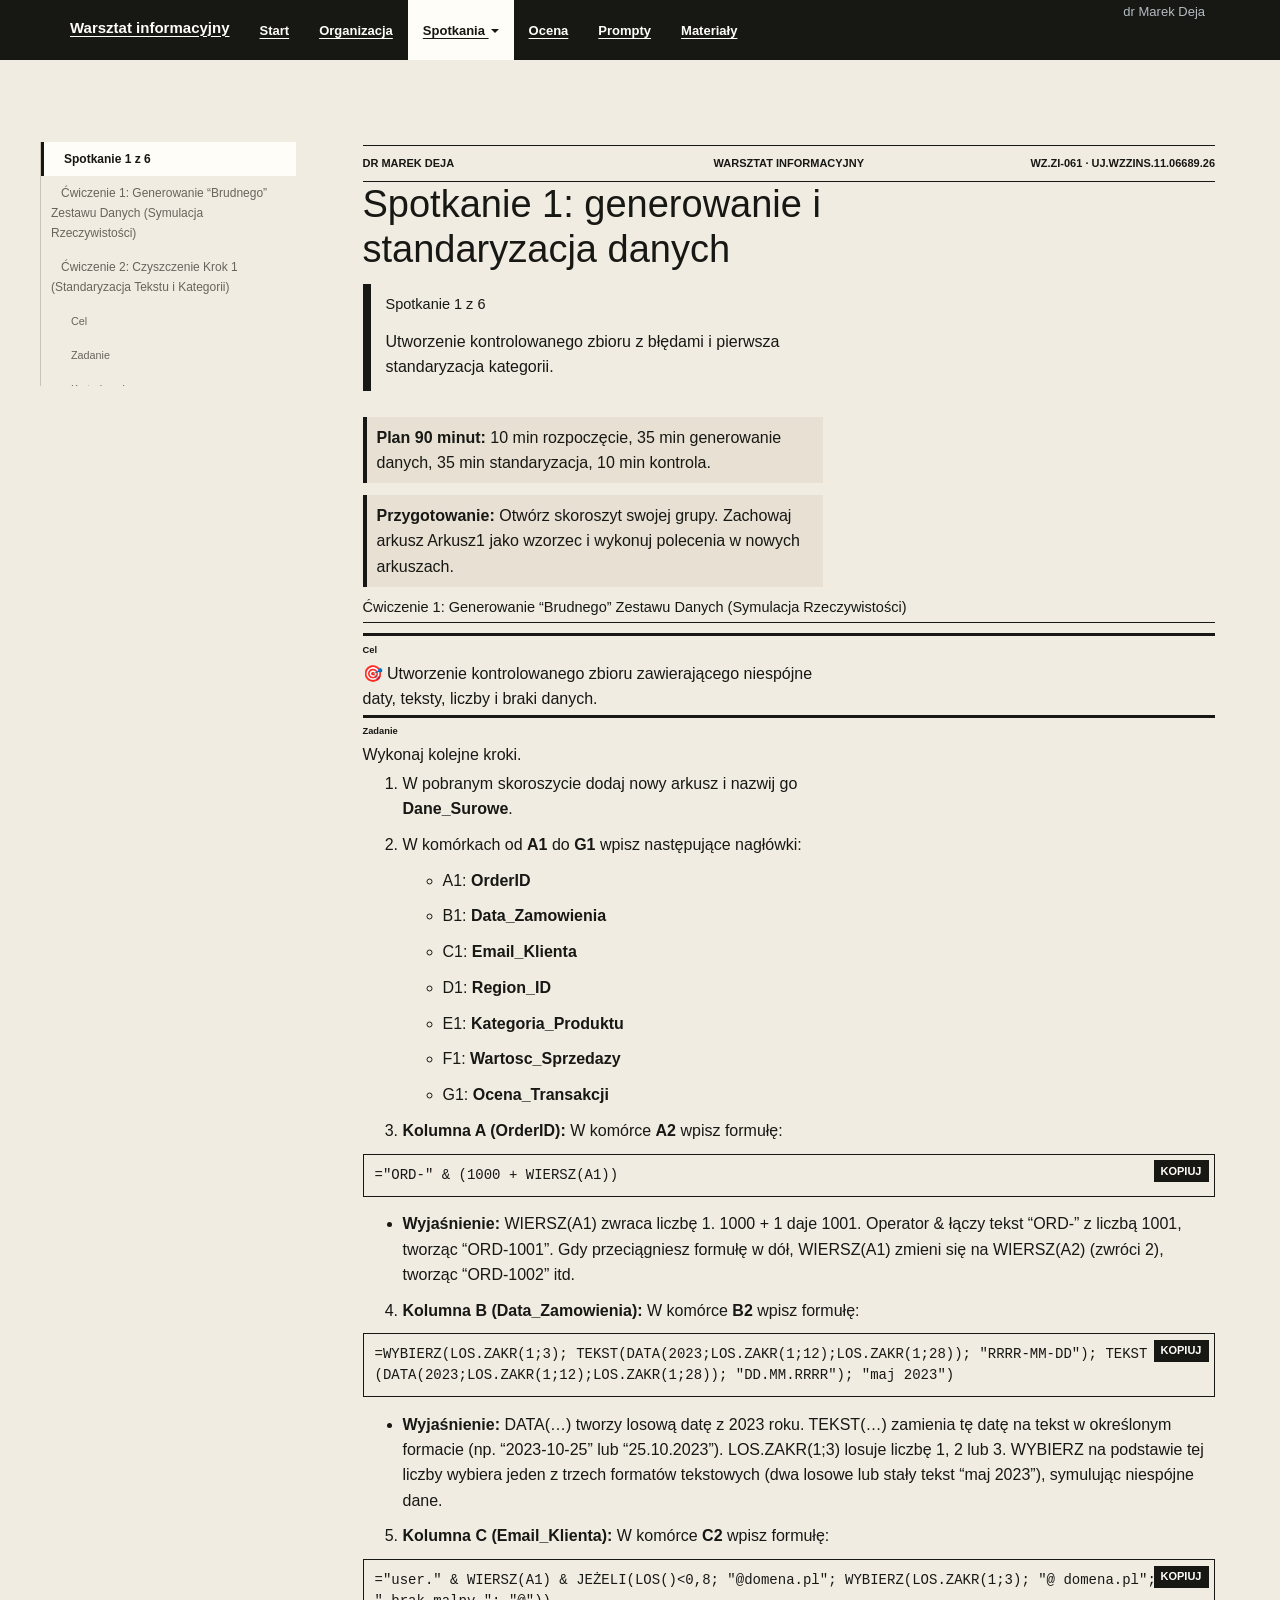
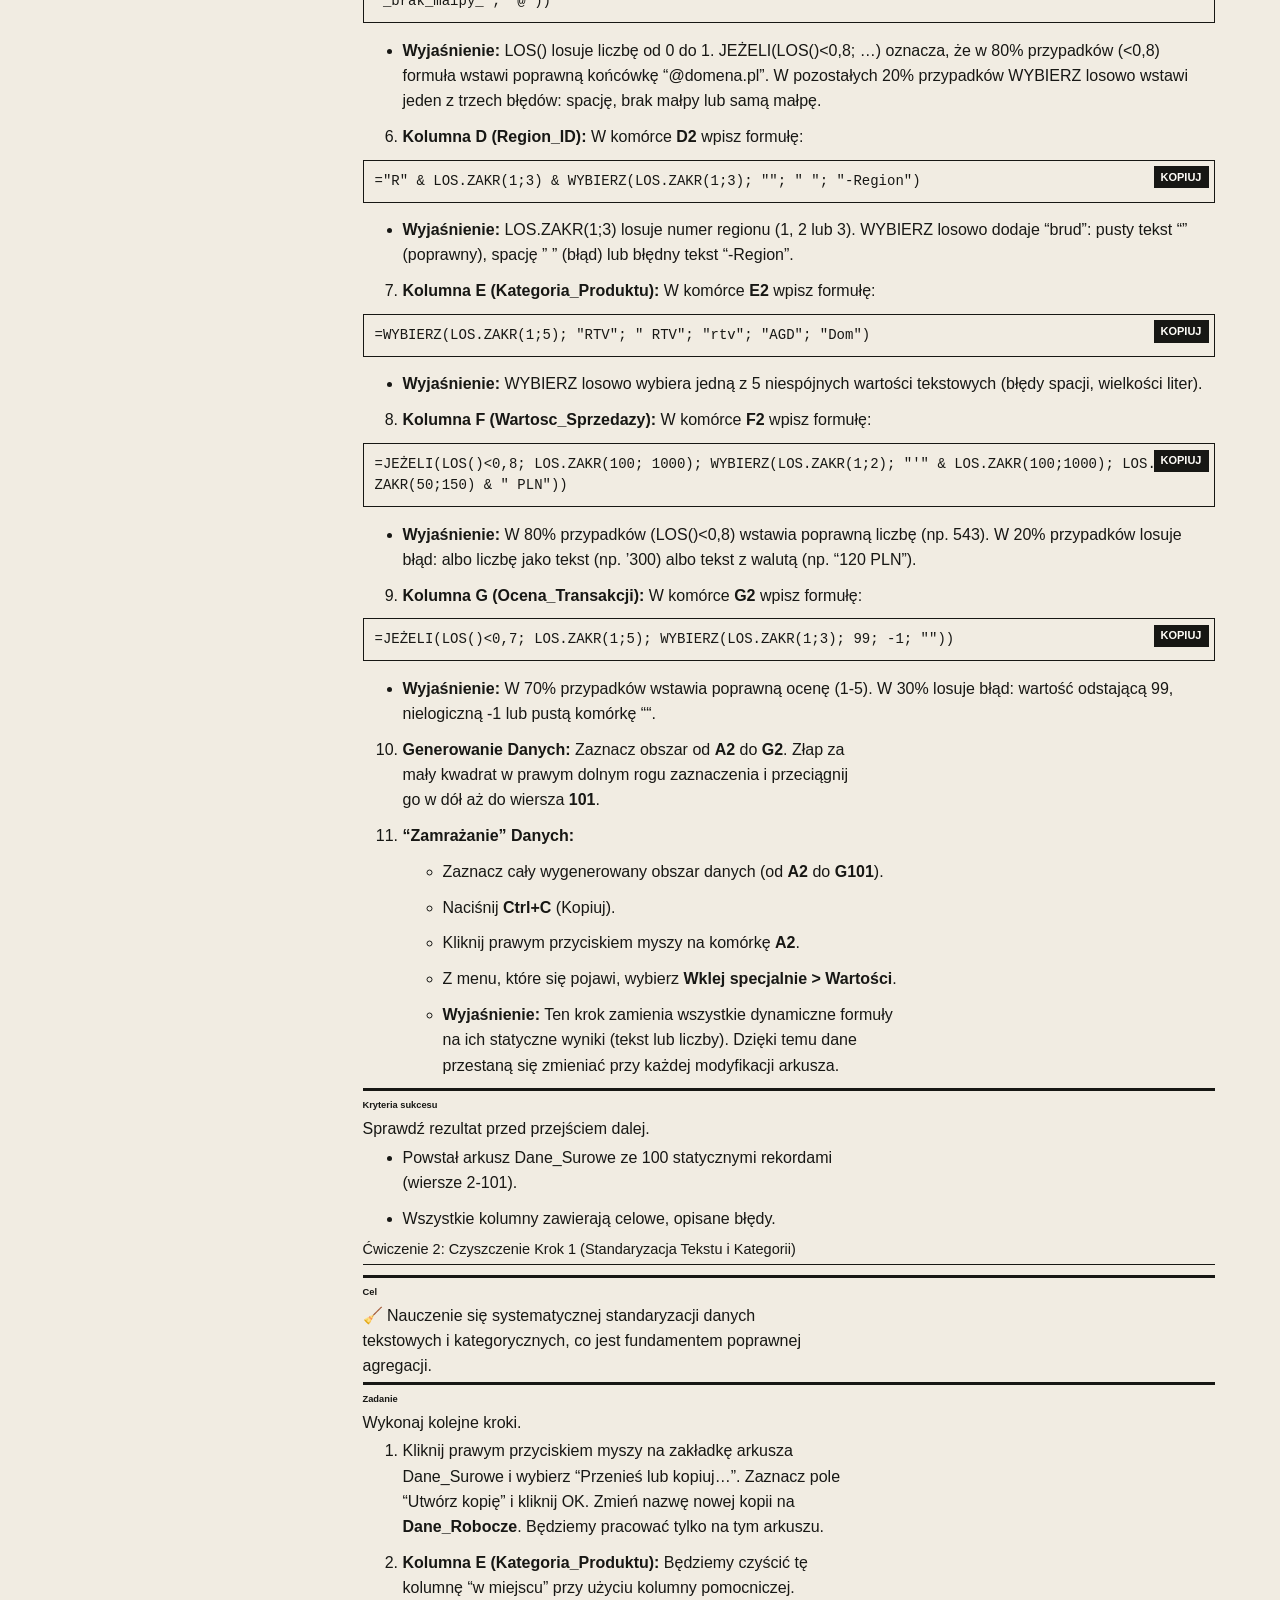
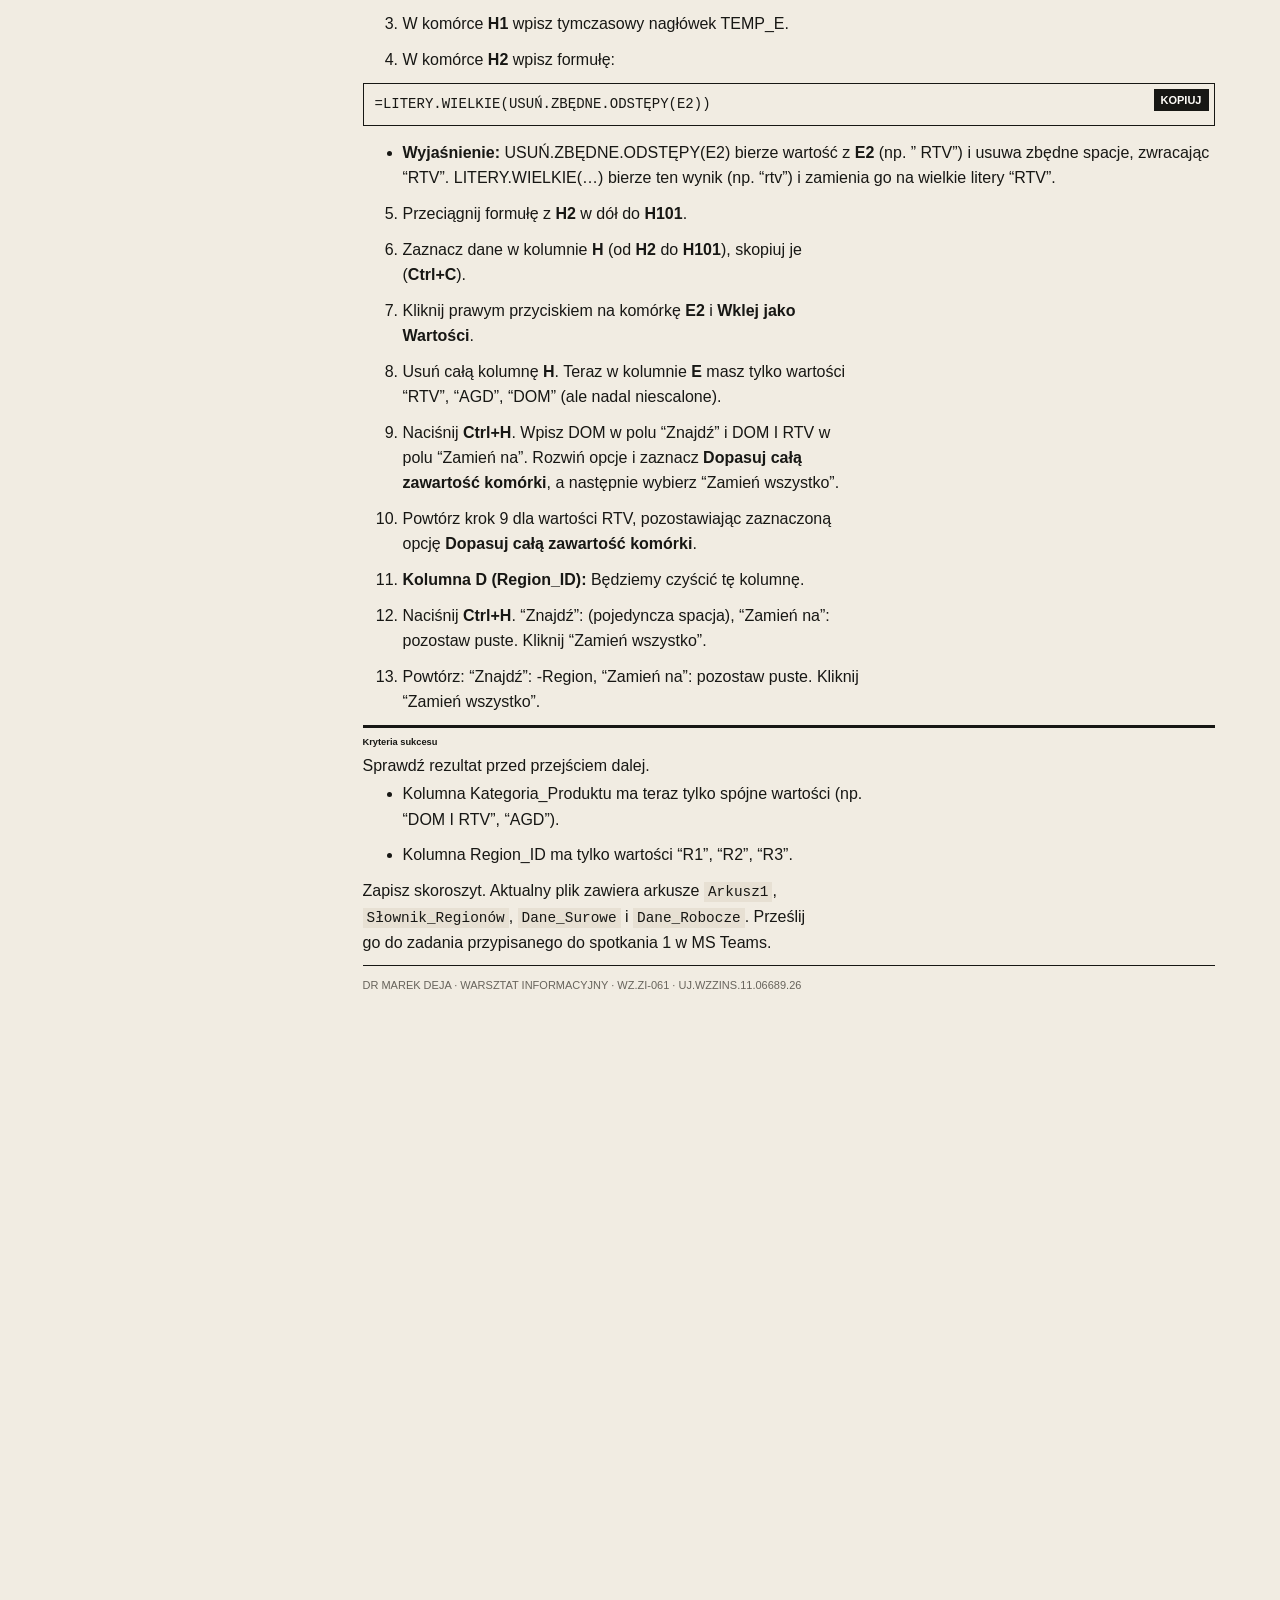
<file: docs/spotkanie-1.html>
<!DOCTYPE html>

<html>

<head>

<meta charset="utf-8" />
<meta name="generator" content="pandoc" />
<meta http-equiv="X-UA-Compatible" content="IE=EDGE" />




<title>Spotkanie 1: generowanie i standaryzacja danych</title>

<script src="site_libs/header-attrs-2.31/header-attrs.js"></script>
<script src="site_libs/jquery-3.6.0/jquery-3.6.0.min.js"></script>
<meta name="viewport" content="width=device-width, initial-scale=1" />
<link href="site_libs/bootstrap-3.3.5/css/flatly.min.css" rel="stylesheet" />
<script src="site_libs/bootstrap-3.3.5/js/bootstrap.min.js"></script>
<script src="site_libs/bootstrap-3.3.5/shim/html5shiv.min.js"></script>
<script src="site_libs/bootstrap-3.3.5/shim/respond.min.js"></script>
<style>h1 {font-size: 34px;}
       h1.title {font-size: 38px;}
       h2 {font-size: 30px;}
       h3 {font-size: 24px;}
       h4 {font-size: 18px;}
       h5 {font-size: 16px;}
       h6 {font-size: 12px;}
       code {color: inherit; background-color: rgba(0, 0, 0, 0.04);}
       pre:not([class]) { background-color: white }</style>
<script src="site_libs/jqueryui-1.13.2/jquery-ui.min.js"></script>
<link href="site_libs/tocify-1.9.1/jquery.tocify.css" rel="stylesheet" />
<script src="site_libs/tocify-1.9.1/jquery.tocify.js"></script>
<script src="site_libs/navigation-1.1/tabsets.js"></script>
<link href="site_libs/highlightjs-9.12.0/textmate.css" rel="stylesheet" />
<script src="site_libs/highlightjs-9.12.0/highlight.js"></script>

<style type="text/css">
  code{white-space: pre-wrap;}
  span.smallcaps{font-variant: small-caps;}
  span.underline{text-decoration: underline;}
  div.column{display: inline-block; vertical-align: top; width: 50%;}
  div.hanging-indent{margin-left: 1.5em; text-indent: -1.5em;}
  ul.task-list{list-style: none;}
    </style>

<style type="text/css">code{white-space: pre;}</style>
<script type="text/javascript">
if (window.hljs) {
  hljs.configure({languages: []});
  hljs.initHighlightingOnLoad();
  if (document.readyState && document.readyState === "complete") {
    window.setTimeout(function() { hljs.initHighlighting(); }, 0);
  }
}
</script>






<link rel="stylesheet" href="styles.css" type="text/css" />
<link rel="stylesheet" href="typography.css" type="text/css" />



<style type = "text/css">
.main-container {
  max-width: 940px;
  margin-left: auto;
  margin-right: auto;
}
img {
  max-width:100%;
}
.tabbed-pane {
  padding-top: 12px;
}
.html-widget {
  margin-bottom: 20px;
}
button.code-folding-btn:focus {
  outline: none;
}
summary {
  display: list-item;
}
details > summary > p:only-child {
  display: inline;
}
pre code {
  padding: 0;
}
</style>


<style type="text/css">
.dropdown-submenu {
  position: relative;
}
.dropdown-submenu>.dropdown-menu {
  top: 0;
  left: 100%;
  margin-top: -6px;
  margin-left: -1px;
  border-radius: 0 6px 6px 6px;
}
.dropdown-submenu:hover>.dropdown-menu {
  display: block;
}
.dropdown-submenu>a:after {
  display: block;
  content: " ";
  float: right;
  width: 0;
  height: 0;
  border-color: transparent;
  border-style: solid;
  border-width: 5px 0 5px 5px;
  border-left-color: #cccccc;
  margin-top: 5px;
  margin-right: -10px;
}
.dropdown-submenu:hover>a:after {
  border-left-color: #adb5bd;
}
.dropdown-submenu.pull-left {
  float: none;
}
.dropdown-submenu.pull-left>.dropdown-menu {
  left: -100%;
  margin-left: 10px;
  border-radius: 6px 0 6px 6px;
}
</style>

<script type="text/javascript">
// manage active state of menu based on current page
$(document).ready(function () {
  // active menu anchor
  href = window.location.pathname
  href = href.substr(href.lastIndexOf('/') + 1)
  if (href === "")
    href = "index.html";
  var menuAnchor = $('a[href="' + href + '"]');

  // mark the anchor link active (and if it's in a dropdown, also mark that active)
  var dropdown = menuAnchor.closest('li.dropdown');
  if (window.bootstrap) { // Bootstrap 4+
    menuAnchor.addClass('active');
    dropdown.find('> .dropdown-toggle').addClass('active');
  } else { // Bootstrap 3
    menuAnchor.parent().addClass('active');
    dropdown.addClass('active');
  }

  // Navbar adjustments
  var navHeight = $(".navbar").first().height() + 15;
  var style = document.createElement('style');
  var pt = "padding-top: " + navHeight + "px; ";
  var mt = "margin-top: -" + navHeight + "px; ";
  var css = "";
  // offset scroll position for anchor links (for fixed navbar)
  for (var i = 1; i <= 6; i++) {
    css += ".section h" + i + "{ " + pt + mt + "}\n";
  }
  style.innerHTML = "body {" + pt + "padding-bottom: 40px; }\n" + css;
  document.head.appendChild(style);
});
</script>

<!-- tabsets -->

<style type="text/css">
.tabset-dropdown > .nav-tabs {
  display: inline-table;
  max-height: 500px;
  min-height: 44px;
  overflow-y: auto;
  border: 1px solid #ddd;
  border-radius: 4px;
}

.tabset-dropdown > .nav-tabs > li.active:before, .tabset-dropdown > .nav-tabs.nav-tabs-open:before {
  content: "\e259";
  font-family: 'Glyphicons Halflings';
  display: inline-block;
  padding: 10px;
  border-right: 1px solid #ddd;
}

.tabset-dropdown > .nav-tabs.nav-tabs-open > li.active:before {
  content: "\e258";
  font-family: 'Glyphicons Halflings';
  border: none;
}

.tabset-dropdown > .nav-tabs > li.active {
  display: block;
}

.tabset-dropdown > .nav-tabs > li > a,
.tabset-dropdown > .nav-tabs > li > a:focus,
.tabset-dropdown > .nav-tabs > li > a:hover {
  border: none;
  display: inline-block;
  border-radius: 4px;
  background-color: transparent;
}

.tabset-dropdown > .nav-tabs.nav-tabs-open > li {
  display: block;
  float: none;
}

.tabset-dropdown > .nav-tabs > li {
  display: none;
}
</style>

<!-- code folding -->



<style type="text/css">

#TOC {
  margin: 25px 0px 20px 0px;
}
@media (max-width: 768px) {
#TOC {
  position: relative;
  width: 100%;
}
}

@media print {
.toc-content {
  /* see https://github.com/w3c/csswg-drafts/issues/4434 */
  float: right;
}
}

.toc-content {
  padding-left: 30px;
  padding-right: 40px;
}

div.main-container {
  max-width: 1200px;
}

div.tocify {
  width: 20%;
  max-width: 260px;
  max-height: 85%;
}

@media (min-width: 768px) and (max-width: 991px) {
  div.tocify {
    width: 25%;
  }
}

@media (max-width: 767px) {
  div.tocify {
    width: 100%;
    max-width: none;
  }
}

.tocify ul, .tocify li {
  line-height: 20px;
}

.tocify-subheader .tocify-item {
  font-size: 0.90em;
}

.tocify .list-group-item {
  border-radius: 0px;
}


</style>



</head>

<body>


<div class="container-fluid main-container">


<!-- setup 3col/9col grid for toc_float and main content  -->
<div class="row">
<div class="col-xs-12 col-sm-4 col-md-3">
<div id="TOC" class="tocify">
</div>
</div>

<div class="toc-content col-xs-12 col-sm-8 col-md-9">




<div class="navbar navbar-default  navbar-fixed-top" role="navigation">
  <div class="container">
    <div class="navbar-header">
      <button type="button" class="navbar-toggle collapsed" data-toggle="collapse" data-bs-toggle="collapse" data-target="#navbar" data-bs-target="#navbar">
        <span class="icon-bar"></span>
        <span class="icon-bar"></span>
        <span class="icon-bar"></span>
      </button>
      <a class="navbar-brand" href="index.html">Warsztat informacyjny</a>
    </div>
    <div id="navbar" class="navbar-collapse collapse">
      <ul class="nav navbar-nav">
        <li>
  <a href="index.html">Start</a>
</li>
<li>
  <a href="organizacyjne.html">Organizacja</a>
</li>
<li class="dropdown">
  <a href="#" class="dropdown-toggle" data-toggle="dropdown" role="button" data-bs-toggle="dropdown" aria-expanded="false">
    Spotkania
     
    <span class="caret"></span>
  </a>
  <ul class="dropdown-menu" role="menu">
    <li>
      <a href="spotkanie-1.html">1. Generowanie i standaryzacja</a>
    </li>
    <li>
      <a href="spotkanie-2.html">2. Czyszczenie danych</a>
    </li>
    <li>
      <a href="spotkanie-3.html">3. Funkcje analityczne</a>
    </li>
    <li>
      <a href="spotkanie-4.html">4. Raporty i wyszukiwanie</a>
    </li>
    <li>
      <a href="spotkanie-5.html">5. Wizualizacja i dedukcja</a>
    </li>
    <li>
      <a href="spotkanie-6.html">6. Dashboard i wnioski</a>
    </li>
  </ul>
</li>
<li>
  <a href="ocenianie.html">Ocena</a>
</li>
<li>
  <a href="prompty.html">Prompty</a>
</li>
<li>
  <a href="materialy.html">Materiały</a>
</li>
      </ul>
      <ul class="nav navbar-nav navbar-right">
        <li class="dropdown-header">dr Marek Deja</li>
      </ul>
    </div><!--/.nav-collapse -->
  </div><!--/.container -->
</div><!--/.navbar -->
<div class="course-identity" role="banner">
  <span>dr Marek Deja</span>
  <span>Warsztat informacyjny</span>
  <span>WZ.ZI-061 · UJ.WZZINS.11.06689.26</span>
</div>

<div id="header">



<h1 class="title toc-ignore">Spotkanie 1: generowanie i standaryzacja
danych</h1>

</div>


<div class="hero">
<h2>
Spotkanie 1 z 6
</h2>
<p>
Utworzenie kontrolowanego zbioru z błędami i pierwsza standaryzacja
kategorii.
</p>
</div>
<div class="timebox">
<strong>Plan 90 minut:</strong> 10 min rozpoczęcie, 35 min generowanie
danych, 35 min standaryzacja, 10 min kontrola.
</div>
<div class="note">
<strong>Przygotowanie:</strong> Otwórz skoroszyt swojej grupy. Zachowaj
arkusz Arkusz1 jako wzorzec i wykonuj polecenia w nowych arkuszach.
</div>
<div
id="ćwiczenie-1-generowanie-brudnego-zestawu-danych-symulacja-rzeczywistości"
class="section level2">
<h2>Ćwiczenie 1: Generowanie “Brudnego” Zestawu Danych (Symulacja
Rzeczywistości)</h2>
<div class="tilt-card purpose">
<h3>
Cel
</h3>
<p>
🎯 Utworzenie kontrolowanego zbioru zawierającego niespójne daty,
teksty, liczby i braki danych.
</p>
</div>
<div class="tilt-card task">
<h3>
Zadanie
</h3>
<p>
Wykonaj kolejne kroki.
</p>
</div>
<ol style="list-style-type: decimal">
<li><p>W pobranym skoroszycie dodaj nowy arkusz i nazwij go
<strong>Dane_Surowe</strong>.</p></li>
<li><p>W komórkach od <strong>A1</strong> do <strong>G1</strong> wpisz
następujące nagłówki:</p>
<ul>
<li><p>A1: <strong>OrderID</strong></p></li>
<li><p>B1: <strong>Data_Zamowienia</strong></p></li>
<li><p>C1: <strong>Email_Klienta</strong></p></li>
<li><p>D1: <strong>Region_ID</strong></p></li>
<li><p>E1: <strong>Kategoria_Produktu</strong></p></li>
<li><p>F1: <strong>Wartosc_Sprzedazy</strong></p></li>
<li><p>G1: <strong>Ocena_Transakcji</strong></p></li>
</ul></li>
<li><p><strong>Kolumna A (OrderID):</strong> W komórce
<strong>A2</strong> wpisz formułę:</p></li>
</ol>
<pre class="excel"><code>=&quot;ORD-&quot; &amp; (1000 + WIERSZ(A1))</code></pre>
<ul>
<li><strong>Wyjaśnienie:</strong> WIERSZ(A1) zwraca liczbę 1. 1000 + 1
daje 1001. Operator &amp; łączy tekst “ORD-” z liczbą 1001, tworząc
“ORD-1001”. Gdy przeciągniesz formułę w dół, WIERSZ(A1) zmieni się na
WIERSZ(A2) (zwróci 2), tworząc “ORD-1002” itd.</li>
</ul>
<ol start="4" style="list-style-type: decimal">
<li><strong>Kolumna B (Data_Zamowienia):</strong> W komórce
<strong>B2</strong> wpisz formułę:</li>
</ol>
<pre class="excel"><code>=WYBIERZ(LOS.ZAKR(1;3); TEKST(DATA(2023;LOS.ZAKR(1;12);LOS.ZAKR(1;28)); &quot;RRRR-MM-DD&quot;); TEKST(DATA(2023;LOS.ZAKR(1;12);LOS.ZAKR(1;28)); &quot;DD.MM.RRRR&quot;); &quot;maj 2023&quot;)</code></pre>
<ul>
<li><strong>Wyjaśnienie:</strong> DATA(…) tworzy losową datę z 2023
roku. TEKST(…) zamienia tę datę na tekst w określonym formacie (np.
“2023-10-25” lub “25.10.2023”). LOS.ZAKR(1;3) losuje liczbę 1, 2 lub 3.
WYBIERZ na podstawie tej liczby wybiera jeden z trzech formatów
tekstowych (dwa losowe lub stały tekst “maj 2023”), symulując niespójne
dane.</li>
</ul>
<ol start="5" style="list-style-type: decimal">
<li><strong>Kolumna C (Email_Klienta):</strong> W komórce
<strong>C2</strong> wpisz formułę:</li>
</ol>
<pre class="excel"><code>=&quot;user.&quot; &amp; WIERSZ(A1) &amp; JEŻELI(LOS()&lt;0,8; &quot;@domena.pl&quot;; WYBIERZ(LOS.ZAKR(1;3); &quot;@ domena.pl&quot;; &quot;_brak_malpy_&quot;; &quot;@&quot;))</code></pre>
<ul>
<li><strong>Wyjaśnienie:</strong> LOS() losuje liczbę od 0 do 1.
JEŻELI(LOS()&lt;0,8; …) oznacza, że w 80% przypadków (&lt;0,8) formuła
wstawi poprawną końcówkę “<span class="citation">@domena.pl</span>”. W
pozostałych 20% przypadków WYBIERZ losowo wstawi jeden z trzech błędów:
spację, brak małpy lub samą małpę.</li>
</ul>
<ol start="6" style="list-style-type: decimal">
<li><strong>Kolumna D (Region_ID):</strong> W komórce
<strong>D2</strong> wpisz formułę:</li>
</ol>
<pre class="excel"><code>=&quot;R&quot; &amp; LOS.ZAKR(1;3) &amp; WYBIERZ(LOS.ZAKR(1;3); &quot;&quot;; &quot; &quot;; &quot;-Region&quot;)</code></pre>
<ul>
<li><strong>Wyjaśnienie:</strong> LOS.ZAKR(1;3) losuje numer regionu (1,
2 lub 3). WYBIERZ losowo dodaje “brud”: pusty tekst “” (poprawny),
spację ” ” (błąd) lub błędny tekst “-Region”.</li>
</ul>
<ol start="7" style="list-style-type: decimal">
<li><strong>Kolumna E (Kategoria_Produktu):</strong> W komórce
<strong>E2</strong> wpisz formułę:</li>
</ol>
<pre class="excel"><code>=WYBIERZ(LOS.ZAKR(1;5); &quot;RTV&quot;; &quot; RTV&quot;; &quot;rtv&quot;; &quot;AGD&quot;; &quot;Dom&quot;)</code></pre>
<ul>
<li><strong>Wyjaśnienie:</strong> WYBIERZ losowo wybiera jedną z 5
niespójnych wartości tekstowych (błędy spacji, wielkości liter).</li>
</ul>
<ol start="8" style="list-style-type: decimal">
<li><strong>Kolumna F (Wartosc_Sprzedazy):</strong> W komórce
<strong>F2</strong> wpisz formułę:</li>
</ol>
<pre class="excel"><code>=JEŻELI(LOS()&lt;0,8; LOS.ZAKR(100; 1000); WYBIERZ(LOS.ZAKR(1;2); &quot;&#39;&quot; &amp; LOS.ZAKR(100;1000); LOS.ZAKR(50;150) &amp; &quot; PLN&quot;))</code></pre>
<ul>
<li><strong>Wyjaśnienie:</strong> W 80% przypadków (LOS()&lt;0,8)
wstawia poprawną liczbę (np. 543). W 20% przypadków losuje błąd: albo
liczbę jako tekst (np. ’300) albo tekst z walutą (np. “120 PLN”).</li>
</ul>
<ol start="9" style="list-style-type: decimal">
<li><strong>Kolumna G (Ocena_Transakcji):</strong> W komórce
<strong>G2</strong> wpisz formułę:</li>
</ol>
<pre class="excel"><code>=JEŻELI(LOS()&lt;0,7; LOS.ZAKR(1;5); WYBIERZ(LOS.ZAKR(1;3); 99; -1; &quot;&quot;))</code></pre>
<ul>
<li><strong>Wyjaśnienie:</strong> W 70% przypadków wstawia poprawną
ocenę (1-5). W 30% losuje błąd: wartość odstającą 99, nielogiczną -1 lub
pustą komórkę ““.</li>
</ul>
<ol start="10" style="list-style-type: decimal">
<li><p><strong>Generowanie Danych:</strong> Zaznacz obszar od
<strong>A2</strong> do <strong>G2</strong>. Złap za mały kwadrat w
prawym dolnym rogu zaznaczenia i przeciągnij go w dół aż do wiersza
<strong>101</strong>.</p></li>
<li><p><strong>“Zamrażanie” Danych:</strong></p>
<ul>
<li><p>Zaznacz cały wygenerowany obszar danych (od <strong>A2</strong>
do <strong>G101</strong>).</p></li>
<li><p>Naciśnij <strong>Ctrl+C</strong> (Kopiuj).</p></li>
<li><p>Kliknij prawym przyciskiem myszy na komórkę
<strong>A2</strong>.</p></li>
<li><p>Z menu, które się pojawi, wybierz <strong>Wklej specjalnie &gt;
Wartości</strong>.</p></li>
<li><p><strong>Wyjaśnienie:</strong> Ten krok zamienia wszystkie
dynamiczne formuły na ich statyczne wyniki (tekst lub liczby). Dzięki
temu dane przestaną się zmieniać przy każdej modyfikacji
arkusza.</p></li>
</ul></li>
</ol>
<div class="tilt-card criteria">
<h3>
Kryteria sukcesu
</h3>
<p>
Sprawdź rezultat przed przejściem dalej.
</p>
</div>
<ul>
<li><p>Powstał arkusz Dane_Surowe ze 100 statycznymi rekordami (wiersze
2-101).</p></li>
<li><p>Wszystkie kolumny zawierają celowe, opisane błędy.</p></li>
</ul>
</div>
<div
id="ćwiczenie-2-czyszczenie-krok-1-standaryzacja-tekstu-i-kategorii"
class="section level2">
<h2>Ćwiczenie 2: Czyszczenie Krok 1 (Standaryzacja Tekstu i
Kategorii)</h2>
<div class="tilt-card purpose">
<h3>
Cel
</h3>
<p>
🧹 Nauczenie się systematycznej standaryzacji danych tekstowych i
kategorycznych, co jest fundamentem poprawnej agregacji.
</p>
</div>
<div class="tilt-card task">
<h3>
Zadanie
</h3>
<p>
Wykonaj kolejne kroki.
</p>
</div>
<ol style="list-style-type: decimal">
<li><p>Kliknij prawym przyciskiem myszy na zakładkę arkusza Dane_Surowe
i wybierz “Przenieś lub kopiuj…”. Zaznacz pole “Utwórz kopię” i kliknij
OK. Zmień nazwę nowej kopii na <strong>Dane_Robocze</strong>. Będziemy
pracować tylko na tym arkuszu.</p></li>
<li><p><strong>Kolumna E (Kategoria_Produktu):</strong> Będziemy czyścić
tę kolumnę “w miejscu” przy użyciu kolumny pomocniczej.</p></li>
<li><p>W komórce <strong>H1</strong> wpisz tymczasowy nagłówek
TEMP_E.</p></li>
<li><p>W komórce <strong>H2</strong> wpisz formułę:</p></li>
</ol>
<pre class="excel"><code>=LITERY.WIELKIE(USUŃ.ZBĘDNE.ODSTĘPY(E2))</code></pre>
<ul>
<li><strong>Wyjaśnienie:</strong> USUŃ.ZBĘDNE.ODSTĘPY(E2) bierze wartość
z <strong>E2</strong> (np. ” RTV”) i usuwa zbędne spacje, zwracając
“RTV”. LITERY.WIELKIE(…) bierze ten wynik (np. “rtv”) i zamienia go na
wielkie litery “RTV”.</li>
</ul>
<ol start="5" style="list-style-type: decimal">
<li><p>Przeciągnij formułę z <strong>H2</strong> w dół do
<strong>H101</strong>.</p></li>
<li><p>Zaznacz dane w kolumnie <strong>H</strong> (od
<strong>H2</strong> do <strong>H101</strong>), skopiuj je
(<strong>Ctrl+C</strong>).</p></li>
<li><p>Kliknij prawym przyciskiem na komórkę <strong>E2</strong> i
<strong>Wklej jako Wartości</strong>.</p></li>
<li><p>Usuń całą kolumnę <strong>H</strong>. Teraz w kolumnie
<strong>E</strong> masz tylko wartości “RTV”, “AGD”, “DOM” (ale nadal
niescalone).</p></li>
<li><p>Naciśnij <strong>Ctrl+H</strong>. Wpisz DOM w polu “Znajdź” i DOM
I RTV w polu “Zamień na”. Rozwiń opcje i zaznacz <strong>Dopasuj całą
zawartość komórki</strong>, a następnie wybierz “Zamień
wszystko”.</p></li>
<li><p>Powtórz krok 9 dla wartości RTV, pozostawiając zaznaczoną opcję
<strong>Dopasuj całą zawartość komórki</strong>.</p></li>
<li><p><strong>Kolumna D (Region_ID):</strong> Będziemy czyścić tę
kolumnę.</p></li>
<li><p>Naciśnij <strong>Ctrl+H</strong>. “Znajdź”: (pojedyncza spacja),
“Zamień na”: pozostaw puste. Kliknij “Zamień wszystko”.</p></li>
<li><p>Powtórz: “Znajdź”: -Region, “Zamień na”: pozostaw puste. Kliknij
“Zamień wszystko”.</p></li>
</ol>
<div class="tilt-card criteria">
<h3>
Kryteria sukcesu
</h3>
<p>
Sprawdź rezultat przed przejściem dalej.
</p>
</div>
<ul>
<li><p>Kolumna Kategoria_Produktu ma teraz tylko spójne wartości (np.
“DOM I RTV”, “AGD”).</p></li>
<li><p>Kolumna Region_ID ma tylko wartości “R1”, “R2”, “R3”.</p></li>
</ul>
<p>Zapisz skoroszyt. Aktualny plik zawiera arkusze <code>Arkusz1</code>,
<code>Słownik_Regionów</code>, <code>Dane_Surowe</code> i
<code>Dane_Robocze</code>. Prześlij go do zadania przypisanego do
spotkania 1 w MS Teams.</p>
</div>

<footer class="course-footer">
  <p>dr Marek Deja · Warsztat informacyjny · WZ.ZI-061 · UJ.WZZINS.11.06689.26</p>
</footer>
<script src="script.js"></script>


</div>
</div>

</div>

<script>

// add bootstrap table styles to pandoc tables
function bootstrapStylePandocTables() {
  $('tr.odd').parent('tbody').parent('table').addClass('table table-condensed');
}
$(document).ready(function () {
  bootstrapStylePandocTables();
});


</script>

<!-- tabsets -->

<script>
$(document).ready(function () {
  window.buildTabsets("TOC");
});

$(document).ready(function () {
  $('.tabset-dropdown > .nav-tabs > li').click(function () {
    $(this).parent().toggleClass('nav-tabs-open');
  });
});
</script>

<!-- code folding -->

<script>
$(document).ready(function ()  {

    // temporarily add toc-ignore selector to headers for the consistency with Pandoc
    $('.unlisted.unnumbered').addClass('toc-ignore')

    // move toc-ignore selectors from section div to header
    $('div.section.toc-ignore')
        .removeClass('toc-ignore')
        .children('h1,h2,h3,h4,h5').addClass('toc-ignore');

    // establish options
    var options = {
      selectors: "h1,h2,h3",
      theme: "bootstrap3",
      context: '.toc-content',
      hashGenerator: function (text) {
        return text.replace(/[.\\/?&!#<>]/g, '').replace(/\s/g, '_');
      },
      ignoreSelector: ".toc-ignore",
      scrollTo: 0
    };
    options.showAndHide = true;
    options.smoothScroll = true;

    // tocify
    var toc = $("#TOC").tocify(options).data("toc-tocify");
});
</script>

<!-- dynamically load mathjax for compatibility with self-contained -->
<script>
  (function () {
    var script = document.createElement("script");
    script.type = "text/javascript";
    script.src  = "https://mathjax.rstudio.com/latest/MathJax.js?config=TeX-AMS-MML_HTMLorMML";
    document.getElementsByTagName("head")[0].appendChild(script);
  })();
</script>

</body>
</html>
</file>
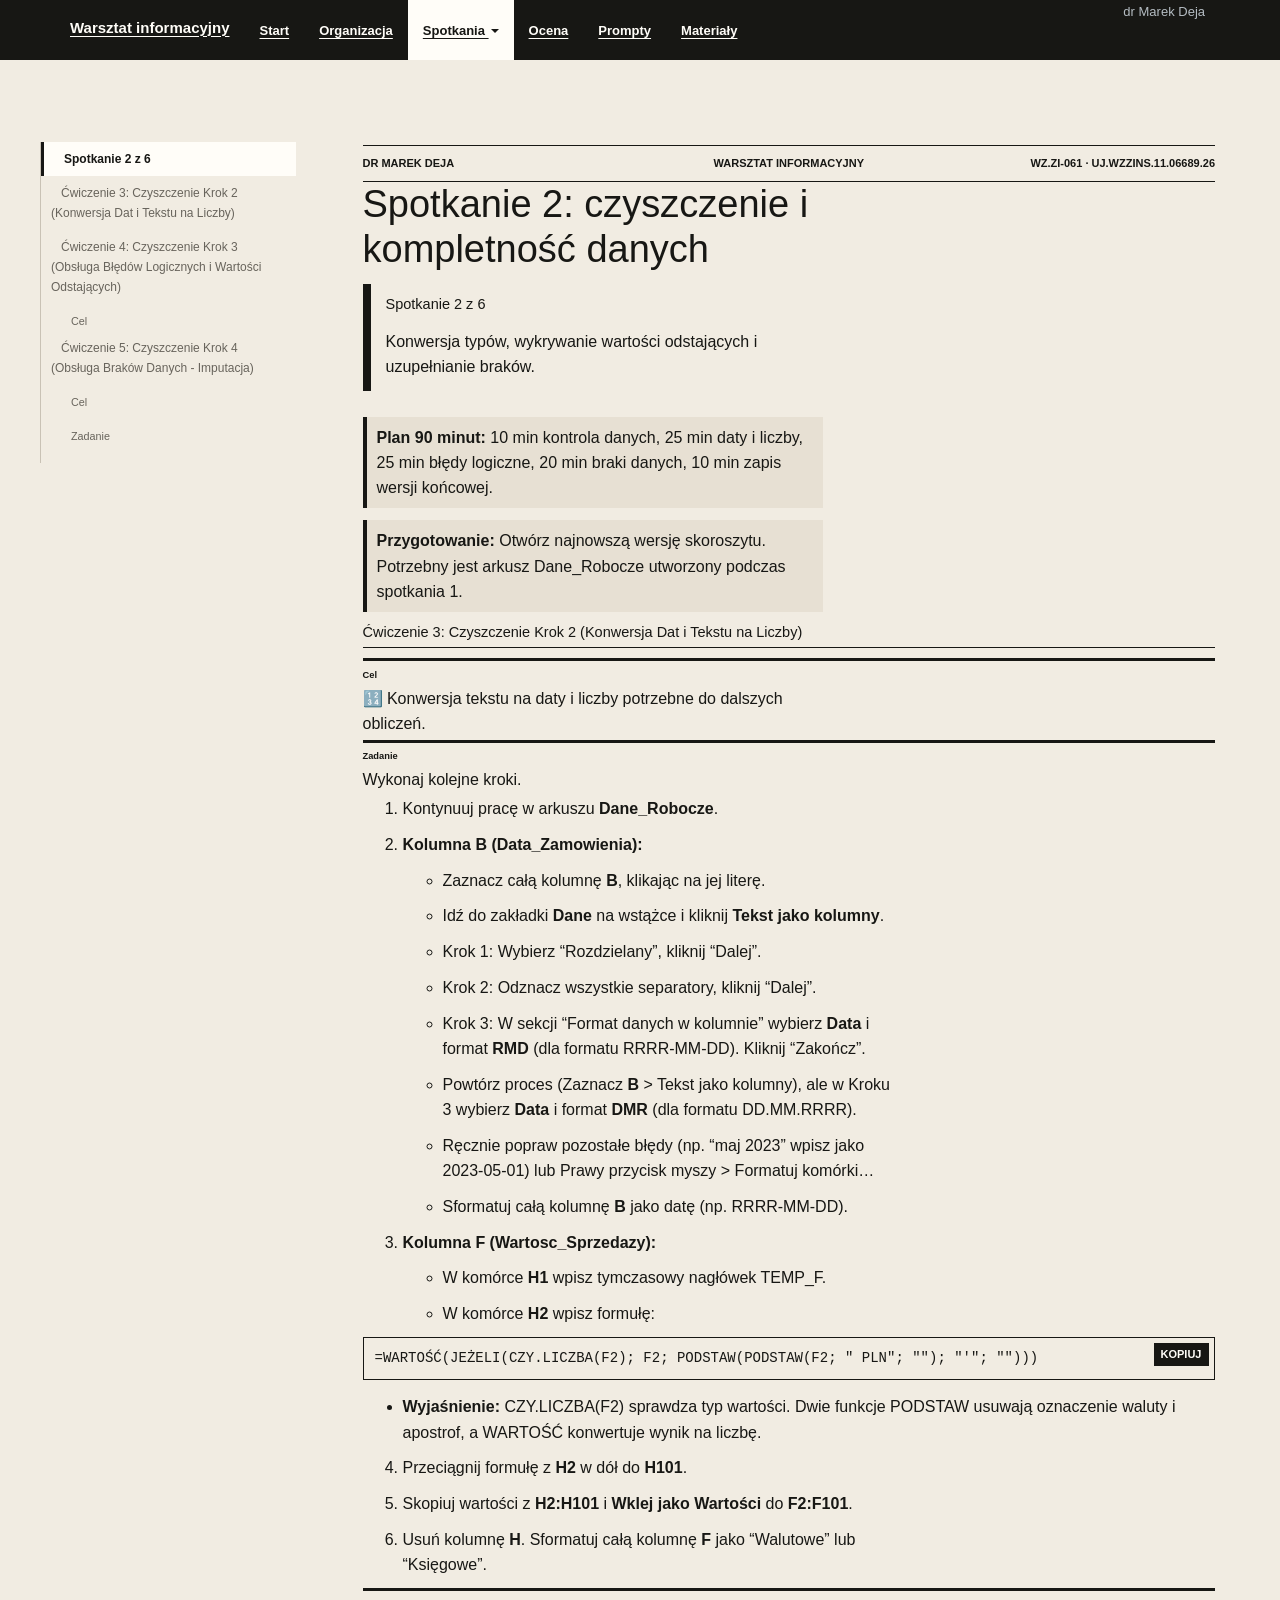
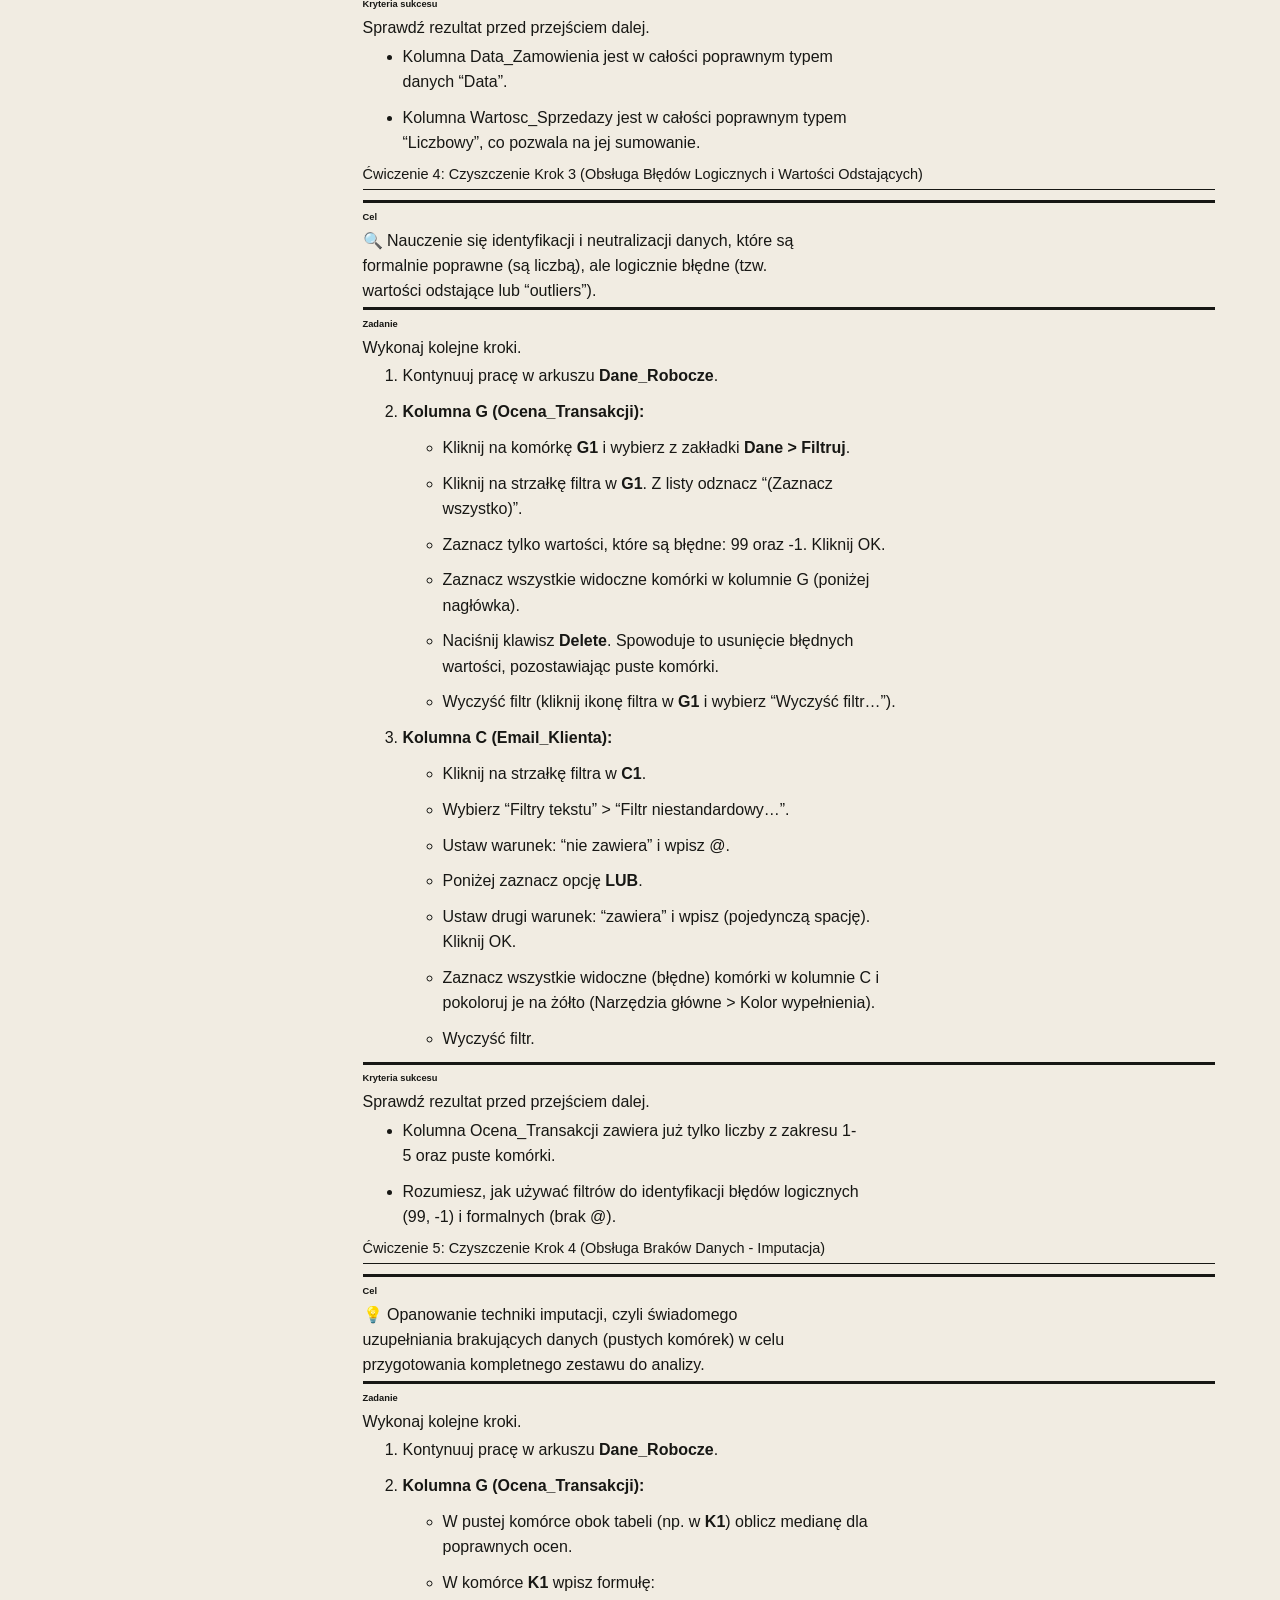
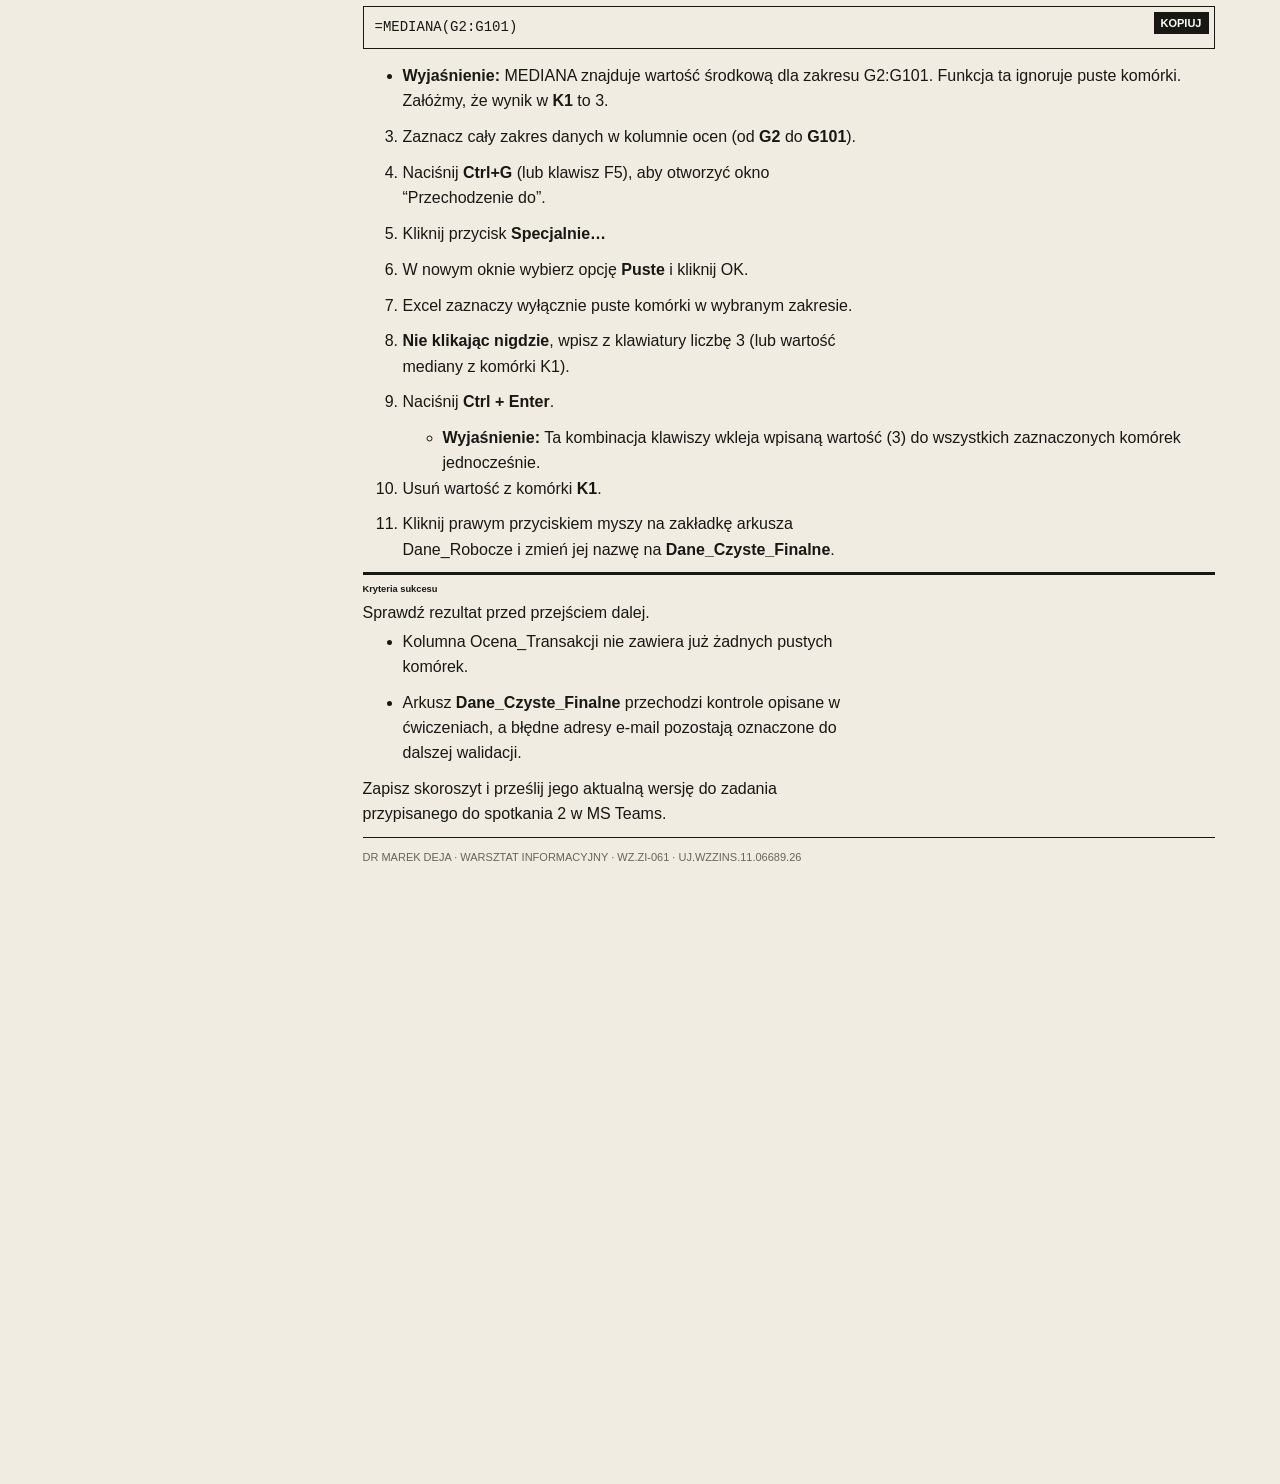
<file: docs/spotkanie-2.html>
<!DOCTYPE html>

<html>

<head>

<meta charset="utf-8" />
<meta name="generator" content="pandoc" />
<meta http-equiv="X-UA-Compatible" content="IE=EDGE" />




<title>Spotkanie 2: czyszczenie i kompletność danych</title>

<script src="site_libs/header-attrs-2.31/header-attrs.js"></script>
<script src="site_libs/jquery-3.6.0/jquery-3.6.0.min.js"></script>
<meta name="viewport" content="width=device-width, initial-scale=1" />
<link href="site_libs/bootstrap-3.3.5/css/flatly.min.css" rel="stylesheet" />
<script src="site_libs/bootstrap-3.3.5/js/bootstrap.min.js"></script>
<script src="site_libs/bootstrap-3.3.5/shim/html5shiv.min.js"></script>
<script src="site_libs/bootstrap-3.3.5/shim/respond.min.js"></script>
<style>h1 {font-size: 34px;}
       h1.title {font-size: 38px;}
       h2 {font-size: 30px;}
       h3 {font-size: 24px;}
       h4 {font-size: 18px;}
       h5 {font-size: 16px;}
       h6 {font-size: 12px;}
       code {color: inherit; background-color: rgba(0, 0, 0, 0.04);}
       pre:not([class]) { background-color: white }</style>
<script src="site_libs/jqueryui-1.13.2/jquery-ui.min.js"></script>
<link href="site_libs/tocify-1.9.1/jquery.tocify.css" rel="stylesheet" />
<script src="site_libs/tocify-1.9.1/jquery.tocify.js"></script>
<script src="site_libs/navigation-1.1/tabsets.js"></script>
<link href="site_libs/highlightjs-9.12.0/textmate.css" rel="stylesheet" />
<script src="site_libs/highlightjs-9.12.0/highlight.js"></script>

<style type="text/css">
  code{white-space: pre-wrap;}
  span.smallcaps{font-variant: small-caps;}
  span.underline{text-decoration: underline;}
  div.column{display: inline-block; vertical-align: top; width: 50%;}
  div.hanging-indent{margin-left: 1.5em; text-indent: -1.5em;}
  ul.task-list{list-style: none;}
    </style>

<style type="text/css">code{white-space: pre;}</style>
<script type="text/javascript">
if (window.hljs) {
  hljs.configure({languages: []});
  hljs.initHighlightingOnLoad();
  if (document.readyState && document.readyState === "complete") {
    window.setTimeout(function() { hljs.initHighlighting(); }, 0);
  }
}
</script>






<link rel="stylesheet" href="styles.css" type="text/css" />
<link rel="stylesheet" href="typography.css" type="text/css" />



<style type = "text/css">
.main-container {
  max-width: 940px;
  margin-left: auto;
  margin-right: auto;
}
img {
  max-width:100%;
}
.tabbed-pane {
  padding-top: 12px;
}
.html-widget {
  margin-bottom: 20px;
}
button.code-folding-btn:focus {
  outline: none;
}
summary {
  display: list-item;
}
details > summary > p:only-child {
  display: inline;
}
pre code {
  padding: 0;
}
</style>


<style type="text/css">
.dropdown-submenu {
  position: relative;
}
.dropdown-submenu>.dropdown-menu {
  top: 0;
  left: 100%;
  margin-top: -6px;
  margin-left: -1px;
  border-radius: 0 6px 6px 6px;
}
.dropdown-submenu:hover>.dropdown-menu {
  display: block;
}
.dropdown-submenu>a:after {
  display: block;
  content: " ";
  float: right;
  width: 0;
  height: 0;
  border-color: transparent;
  border-style: solid;
  border-width: 5px 0 5px 5px;
  border-left-color: #cccccc;
  margin-top: 5px;
  margin-right: -10px;
}
.dropdown-submenu:hover>a:after {
  border-left-color: #adb5bd;
}
.dropdown-submenu.pull-left {
  float: none;
}
.dropdown-submenu.pull-left>.dropdown-menu {
  left: -100%;
  margin-left: 10px;
  border-radius: 6px 0 6px 6px;
}
</style>

<script type="text/javascript">
// manage active state of menu based on current page
$(document).ready(function () {
  // active menu anchor
  href = window.location.pathname
  href = href.substr(href.lastIndexOf('/') + 1)
  if (href === "")
    href = "index.html";
  var menuAnchor = $('a[href="' + href + '"]');

  // mark the anchor link active (and if it's in a dropdown, also mark that active)
  var dropdown = menuAnchor.closest('li.dropdown');
  if (window.bootstrap) { // Bootstrap 4+
    menuAnchor.addClass('active');
    dropdown.find('> .dropdown-toggle').addClass('active');
  } else { // Bootstrap 3
    menuAnchor.parent().addClass('active');
    dropdown.addClass('active');
  }

  // Navbar adjustments
  var navHeight = $(".navbar").first().height() + 15;
  var style = document.createElement('style');
  var pt = "padding-top: " + navHeight + "px; ";
  var mt = "margin-top: -" + navHeight + "px; ";
  var css = "";
  // offset scroll position for anchor links (for fixed navbar)
  for (var i = 1; i <= 6; i++) {
    css += ".section h" + i + "{ " + pt + mt + "}\n";
  }
  style.innerHTML = "body {" + pt + "padding-bottom: 40px; }\n" + css;
  document.head.appendChild(style);
});
</script>

<!-- tabsets -->

<style type="text/css">
.tabset-dropdown > .nav-tabs {
  display: inline-table;
  max-height: 500px;
  min-height: 44px;
  overflow-y: auto;
  border: 1px solid #ddd;
  border-radius: 4px;
}

.tabset-dropdown > .nav-tabs > li.active:before, .tabset-dropdown > .nav-tabs.nav-tabs-open:before {
  content: "\e259";
  font-family: 'Glyphicons Halflings';
  display: inline-block;
  padding: 10px;
  border-right: 1px solid #ddd;
}

.tabset-dropdown > .nav-tabs.nav-tabs-open > li.active:before {
  content: "\e258";
  font-family: 'Glyphicons Halflings';
  border: none;
}

.tabset-dropdown > .nav-tabs > li.active {
  display: block;
}

.tabset-dropdown > .nav-tabs > li > a,
.tabset-dropdown > .nav-tabs > li > a:focus,
.tabset-dropdown > .nav-tabs > li > a:hover {
  border: none;
  display: inline-block;
  border-radius: 4px;
  background-color: transparent;
}

.tabset-dropdown > .nav-tabs.nav-tabs-open > li {
  display: block;
  float: none;
}

.tabset-dropdown > .nav-tabs > li {
  display: none;
}
</style>

<!-- code folding -->



<style type="text/css">

#TOC {
  margin: 25px 0px 20px 0px;
}
@media (max-width: 768px) {
#TOC {
  position: relative;
  width: 100%;
}
}

@media print {
.toc-content {
  /* see https://github.com/w3c/csswg-drafts/issues/4434 */
  float: right;
}
}

.toc-content {
  padding-left: 30px;
  padding-right: 40px;
}

div.main-container {
  max-width: 1200px;
}

div.tocify {
  width: 20%;
  max-width: 260px;
  max-height: 85%;
}

@media (min-width: 768px) and (max-width: 991px) {
  div.tocify {
    width: 25%;
  }
}

@media (max-width: 767px) {
  div.tocify {
    width: 100%;
    max-width: none;
  }
}

.tocify ul, .tocify li {
  line-height: 20px;
}

.tocify-subheader .tocify-item {
  font-size: 0.90em;
}

.tocify .list-group-item {
  border-radius: 0px;
}


</style>



</head>

<body>


<div class="container-fluid main-container">


<!-- setup 3col/9col grid for toc_float and main content  -->
<div class="row">
<div class="col-xs-12 col-sm-4 col-md-3">
<div id="TOC" class="tocify">
</div>
</div>

<div class="toc-content col-xs-12 col-sm-8 col-md-9">




<div class="navbar navbar-default  navbar-fixed-top" role="navigation">
  <div class="container">
    <div class="navbar-header">
      <button type="button" class="navbar-toggle collapsed" data-toggle="collapse" data-bs-toggle="collapse" data-target="#navbar" data-bs-target="#navbar">
        <span class="icon-bar"></span>
        <span class="icon-bar"></span>
        <span class="icon-bar"></span>
      </button>
      <a class="navbar-brand" href="index.html">Warsztat informacyjny</a>
    </div>
    <div id="navbar" class="navbar-collapse collapse">
      <ul class="nav navbar-nav">
        <li>
  <a href="index.html">Start</a>
</li>
<li>
  <a href="organizacyjne.html">Organizacja</a>
</li>
<li class="dropdown">
  <a href="#" class="dropdown-toggle" data-toggle="dropdown" role="button" data-bs-toggle="dropdown" aria-expanded="false">
    Spotkania
     
    <span class="caret"></span>
  </a>
  <ul class="dropdown-menu" role="menu">
    <li>
      <a href="spotkanie-1.html">1. Generowanie i standaryzacja</a>
    </li>
    <li>
      <a href="spotkanie-2.html">2. Czyszczenie danych</a>
    </li>
    <li>
      <a href="spotkanie-3.html">3. Funkcje analityczne</a>
    </li>
    <li>
      <a href="spotkanie-4.html">4. Raporty i wyszukiwanie</a>
    </li>
    <li>
      <a href="spotkanie-5.html">5. Wizualizacja i dedukcja</a>
    </li>
    <li>
      <a href="spotkanie-6.html">6. Dashboard i wnioski</a>
    </li>
  </ul>
</li>
<li>
  <a href="ocenianie.html">Ocena</a>
</li>
<li>
  <a href="prompty.html">Prompty</a>
</li>
<li>
  <a href="materialy.html">Materiały</a>
</li>
      </ul>
      <ul class="nav navbar-nav navbar-right">
        <li class="dropdown-header">dr Marek Deja</li>
      </ul>
    </div><!--/.nav-collapse -->
  </div><!--/.container -->
</div><!--/.navbar -->
<div class="course-identity" role="banner">
  <span>dr Marek Deja</span>
  <span>Warsztat informacyjny</span>
  <span>WZ.ZI-061 · UJ.WZZINS.11.06689.26</span>
</div>

<div id="header">



<h1 class="title toc-ignore">Spotkanie 2: czyszczenie i kompletność
danych</h1>

</div>


<div class="hero">
<h2>
Spotkanie 2 z 6
</h2>
<p>
Konwersja typów, wykrywanie wartości odstających i uzupełnianie braków.
</p>
</div>
<div class="timebox">
<strong>Plan 90 minut:</strong> 10 min kontrola danych, 25 min daty i
liczby, 25 min błędy logiczne, 20 min braki danych, 10 min zapis wersji
końcowej.
</div>
<div class="note">
<strong>Przygotowanie:</strong> Otwórz najnowszą wersję skoroszytu.
Potrzebny jest arkusz Dane_Robocze utworzony podczas spotkania 1.
</div>
<div
id="ćwiczenie-3-czyszczenie-krok-2-konwersja-dat-i-tekstu-na-liczby"
class="section level2">
<h2>Ćwiczenie 3: Czyszczenie Krok 2 (Konwersja Dat i Tekstu na
Liczby)</h2>
<div class="tilt-card purpose">
<h3>
Cel
</h3>
<p>
🔢 Konwersja tekstu na daty i liczby potrzebne do dalszych obliczeń.
</p>
</div>
<div class="tilt-card task">
<h3>
Zadanie
</h3>
<p>
Wykonaj kolejne kroki.
</p>
</div>
<ol style="list-style-type: decimal">
<li><p>Kontynuuj pracę w arkuszu <strong>Dane_Robocze</strong>.</p></li>
<li><p><strong>Kolumna B (Data_Zamowienia):</strong></p>
<ul>
<li><p>Zaznacz całą kolumnę <strong>B</strong>, klikając na jej
literę.</p></li>
<li><p>Idź do zakładki <strong>Dane</strong> na wstążce i kliknij
<strong>Tekst jako kolumny</strong>.</p></li>
<li><p>Krok 1: Wybierz “Rozdzielany”, kliknij “Dalej”.</p></li>
<li><p>Krok 2: Odznacz wszystkie separatory, kliknij “Dalej”.</p></li>
<li><p>Krok 3: W sekcji “Format danych w kolumnie” wybierz
<strong>Data</strong> i format <strong>RMD</strong> (dla formatu
RRRR-MM-DD). Kliknij “Zakończ”.</p></li>
<li><p>Powtórz proces (Zaznacz <strong>B</strong> &gt; Tekst jako
kolumny), ale w Kroku 3 wybierz <strong>Data</strong> i format
<strong>DMR</strong> (dla formatu DD.MM.RRRR).</p></li>
<li><p>Ręcznie popraw pozostałe błędy (np. “maj 2023” wpisz jako
2023-05-01) lub Prawy przycisk myszy &gt; Formatuj komórki…</p></li>
<li><p>Sformatuj całą kolumnę <strong>B</strong> jako datę (np.
RRRR-MM-DD).</p></li>
</ul></li>
<li><p><strong>Kolumna F (Wartosc_Sprzedazy):</strong></p>
<ul>
<li><p>W komórce <strong>H1</strong> wpisz tymczasowy nagłówek
TEMP_F.</p></li>
<li><p>W komórce <strong>H2</strong> wpisz formułę:</p></li>
</ul></li>
</ol>
<pre class="excel"><code>=WARTOŚĆ(JEŻELI(CZY.LICZBA(F2); F2; PODSTAW(PODSTAW(F2; &quot; PLN&quot;; &quot;&quot;); &quot;&#39;&quot;; &quot;&quot;)))</code></pre>
<ul>
<li><strong>Wyjaśnienie:</strong> CZY.LICZBA(F2) sprawdza typ wartości.
Dwie funkcje PODSTAW usuwają oznaczenie waluty i apostrof, a WARTOŚĆ
konwertuje wynik na liczbę.</li>
</ul>
<ol start="4" style="list-style-type: decimal">
<li><p>Przeciągnij formułę z <strong>H2</strong> w dół do
<strong>H101</strong>.</p></li>
<li><p>Skopiuj wartości z <strong>H2:H101</strong> i <strong>Wklej jako
Wartości</strong> do <strong>F2:F101</strong>.</p></li>
<li><p>Usuń kolumnę <strong>H</strong>. Sformatuj całą kolumnę
<strong>F</strong> jako “Walutowe” lub “Księgowe”.</p></li>
</ol>
<div class="tilt-card criteria">
<h3>
Kryteria sukcesu
</h3>
<p>
Sprawdź rezultat przed przejściem dalej.
</p>
</div>
<ul>
<li><p>Kolumna Data_Zamowienia jest w całości poprawnym typem danych
“Data”.</p></li>
<li><p>Kolumna Wartosc_Sprzedazy jest w całości poprawnym typem
“Liczbowy”, co pozwala na jej sumowanie.</p></li>
</ul>
</div>
<div
id="ćwiczenie-4-czyszczenie-krok-3-obsługa-błędów-logicznych-i-wartości-odstających"
class="section level2">
<h2>Ćwiczenie 4: Czyszczenie Krok 3 (Obsługa Błędów Logicznych i
Wartości Odstających)</h2>
<div class="tilt-card purpose">
<h3>
Cel
</h3>
<p>
🔍 Nauczenie się identyfikacji i neutralizacji danych, które są
formalnie poprawne (są liczbą), ale logicznie błędne (tzw. wartości
odstające lub “outliers”).
</p>
</div>
<div class="tilt-card task">
<h3>
Zadanie
</h3>
<p>
Wykonaj kolejne kroki.
</p>
</div>
<ol style="list-style-type: decimal">
<li><p>Kontynuuj pracę w arkuszu <strong>Dane_Robocze</strong>.</p></li>
<li><p><strong>Kolumna G (Ocena_Transakcji):</strong></p>
<ul>
<li><p>Kliknij na komórkę <strong>G1</strong> i wybierz z zakładki
<strong>Dane &gt; Filtruj</strong>.</p></li>
<li><p>Kliknij na strzałkę filtra w <strong>G1</strong>. Z listy odznacz
“(Zaznacz wszystko)”.</p></li>
<li><p>Zaznacz tylko wartości, które są błędne: 99 oraz -1. Kliknij
OK.</p></li>
<li><p>Zaznacz wszystkie widoczne komórki w kolumnie G (poniżej
nagłówka).</p></li>
<li><p>Naciśnij klawisz <strong>Delete</strong>. Spowoduje to usunięcie
błędnych wartości, pozostawiając puste komórki.</p></li>
<li><p>Wyczyść filtr (kliknij ikonę filtra w <strong>G1</strong> i
wybierz “Wyczyść filtr…”).</p></li>
</ul></li>
<li><p><strong>Kolumna C (Email_Klienta):</strong></p>
<ul>
<li><p>Kliknij na strzałkę filtra w <strong>C1</strong>.</p></li>
<li><p>Wybierz “Filtry tekstu” &gt; “Filtr niestandardowy…”.</p></li>
<li><p>Ustaw warunek: “nie zawiera” i wpisz @.</p></li>
<li><p>Poniżej zaznacz opcję <strong>LUB</strong>.</p></li>
<li><p>Ustaw drugi warunek: “zawiera” i wpisz (pojedynczą spację).
Kliknij OK.</p></li>
<li><p>Zaznacz wszystkie widoczne (błędne) komórki w kolumnie C i
pokoloruj je na żółto (Narzędzia główne &gt; Kolor
wypełnienia).</p></li>
<li><p>Wyczyść filtr.</p></li>
</ul></li>
</ol>
<div class="tilt-card criteria">
<h3>
Kryteria sukcesu
</h3>
<p>
Sprawdź rezultat przed przejściem dalej.
</p>
</div>
<ul>
<li><p>Kolumna Ocena_Transakcji zawiera już tylko liczby z zakresu 1-5
oraz puste komórki.</p></li>
<li><p>Rozumiesz, jak używać filtrów do identyfikacji błędów logicznych
(99, -1) i formalnych (brak @).</p></li>
</ul>
</div>
<div
id="ćwiczenie-5-czyszczenie-krok-4-obsługa-braków-danych---imputacja"
class="section level2">
<h2>Ćwiczenie 5: Czyszczenie Krok 4 (Obsługa Braków Danych -
Imputacja)</h2>
<div class="tilt-card purpose">
<h3>
Cel
</h3>
<p>
💡 Opanowanie techniki imputacji, czyli świadomego uzupełniania
brakujących danych (pustych komórek) w celu przygotowania kompletnego
zestawu do analizy.
</p>
</div>
<div class="tilt-card task">
<h3>
Zadanie
</h3>
<p>
Wykonaj kolejne kroki.
</p>
</div>
<ol style="list-style-type: decimal">
<li><p>Kontynuuj pracę w arkuszu <strong>Dane_Robocze</strong>.</p></li>
<li><p><strong>Kolumna G (Ocena_Transakcji):</strong></p>
<ul>
<li><p>W pustej komórce obok tabeli (np. w <strong>K1</strong>) oblicz
medianę dla poprawnych ocen.</p></li>
<li><p>W komórce <strong>K1</strong> wpisz formułę:</p></li>
</ul></li>
</ol>
<pre class="excel"><code>=MEDIANA(G2:G101)</code></pre>
<ul>
<li><strong>Wyjaśnienie:</strong> MEDIANA znajduje wartość środkową dla
zakresu G2:G101. Funkcja ta ignoruje puste komórki. Załóżmy, że wynik w
<strong>K1</strong> to 3.</li>
</ul>
<ol start="3" style="list-style-type: decimal">
<li><p>Zaznacz cały zakres danych w kolumnie ocen (od
<strong>G2</strong> do <strong>G101</strong>).</p></li>
<li><p>Naciśnij <strong>Ctrl+G</strong> (lub klawisz F5), aby otworzyć
okno “Przechodzenie do”.</p></li>
<li><p>Kliknij przycisk <strong>Specjalnie…</strong></p></li>
<li><p>W nowym oknie wybierz opcję <strong>Puste</strong> i kliknij
OK.</p></li>
<li><p>Excel zaznaczy wyłącznie puste komórki w wybranym
zakresie.</p></li>
<li><p><strong>Nie klikając nigdzie</strong>, wpisz z klawiatury liczbę
3 (lub wartość mediany z komórki K1).</p></li>
<li><p>Naciśnij <strong>Ctrl + Enter</strong>.</p>
<ul>
<li><strong>Wyjaśnienie:</strong> Ta kombinacja klawiszy wkleja wpisaną
wartość (3) do wszystkich zaznaczonych komórek jednocześnie.</li>
</ul></li>
<li><p>Usuń wartość z komórki <strong>K1</strong>.</p></li>
<li><p>Kliknij prawym przyciskiem myszy na zakładkę arkusza Dane_Robocze
i zmień jej nazwę na <strong>Dane_Czyste_Finalne</strong>.</p></li>
</ol>
<div class="tilt-card criteria">
<h3>
Kryteria sukcesu
</h3>
<p>
Sprawdź rezultat przed przejściem dalej.
</p>
</div>
<ul>
<li><p>Kolumna Ocena_Transakcji nie zawiera już żadnych pustych
komórek.</p></li>
<li><p>Arkusz <strong>Dane_Czyste_Finalne</strong> przechodzi kontrole
opisane w ćwiczeniach, a błędne adresy e-mail pozostają oznaczone do
dalszej walidacji.</p></li>
</ul>
<p>Zapisz skoroszyt i prześlij jego aktualną wersję do zadania
przypisanego do spotkania 2 w MS Teams.</p>
</div>

<footer class="course-footer">
  <p>dr Marek Deja · Warsztat informacyjny · WZ.ZI-061 · UJ.WZZINS.11.06689.26</p>
</footer>
<script src="script.js"></script>


</div>
</div>

</div>

<script>

// add bootstrap table styles to pandoc tables
function bootstrapStylePandocTables() {
  $('tr.odd').parent('tbody').parent('table').addClass('table table-condensed');
}
$(document).ready(function () {
  bootstrapStylePandocTables();
});


</script>

<!-- tabsets -->

<script>
$(document).ready(function () {
  window.buildTabsets("TOC");
});

$(document).ready(function () {
  $('.tabset-dropdown > .nav-tabs > li').click(function () {
    $(this).parent().toggleClass('nav-tabs-open');
  });
});
</script>

<!-- code folding -->

<script>
$(document).ready(function ()  {

    // temporarily add toc-ignore selector to headers for the consistency with Pandoc
    $('.unlisted.unnumbered').addClass('toc-ignore')

    // move toc-ignore selectors from section div to header
    $('div.section.toc-ignore')
        .removeClass('toc-ignore')
        .children('h1,h2,h3,h4,h5').addClass('toc-ignore');

    // establish options
    var options = {
      selectors: "h1,h2,h3",
      theme: "bootstrap3",
      context: '.toc-content',
      hashGenerator: function (text) {
        return text.replace(/[.\\/?&!#<>]/g, '').replace(/\s/g, '_');
      },
      ignoreSelector: ".toc-ignore",
      scrollTo: 0
    };
    options.showAndHide = true;
    options.smoothScroll = true;

    // tocify
    var toc = $("#TOC").tocify(options).data("toc-tocify");
});
</script>

<!-- dynamically load mathjax for compatibility with self-contained -->
<script>
  (function () {
    var script = document.createElement("script");
    script.type = "text/javascript";
    script.src  = "https://mathjax.rstudio.com/latest/MathJax.js?config=TeX-AMS-MML_HTMLorMML";
    document.getElementsByTagName("head")[0].appendChild(script);
  })();
</script>

</body>
</html>
</file>
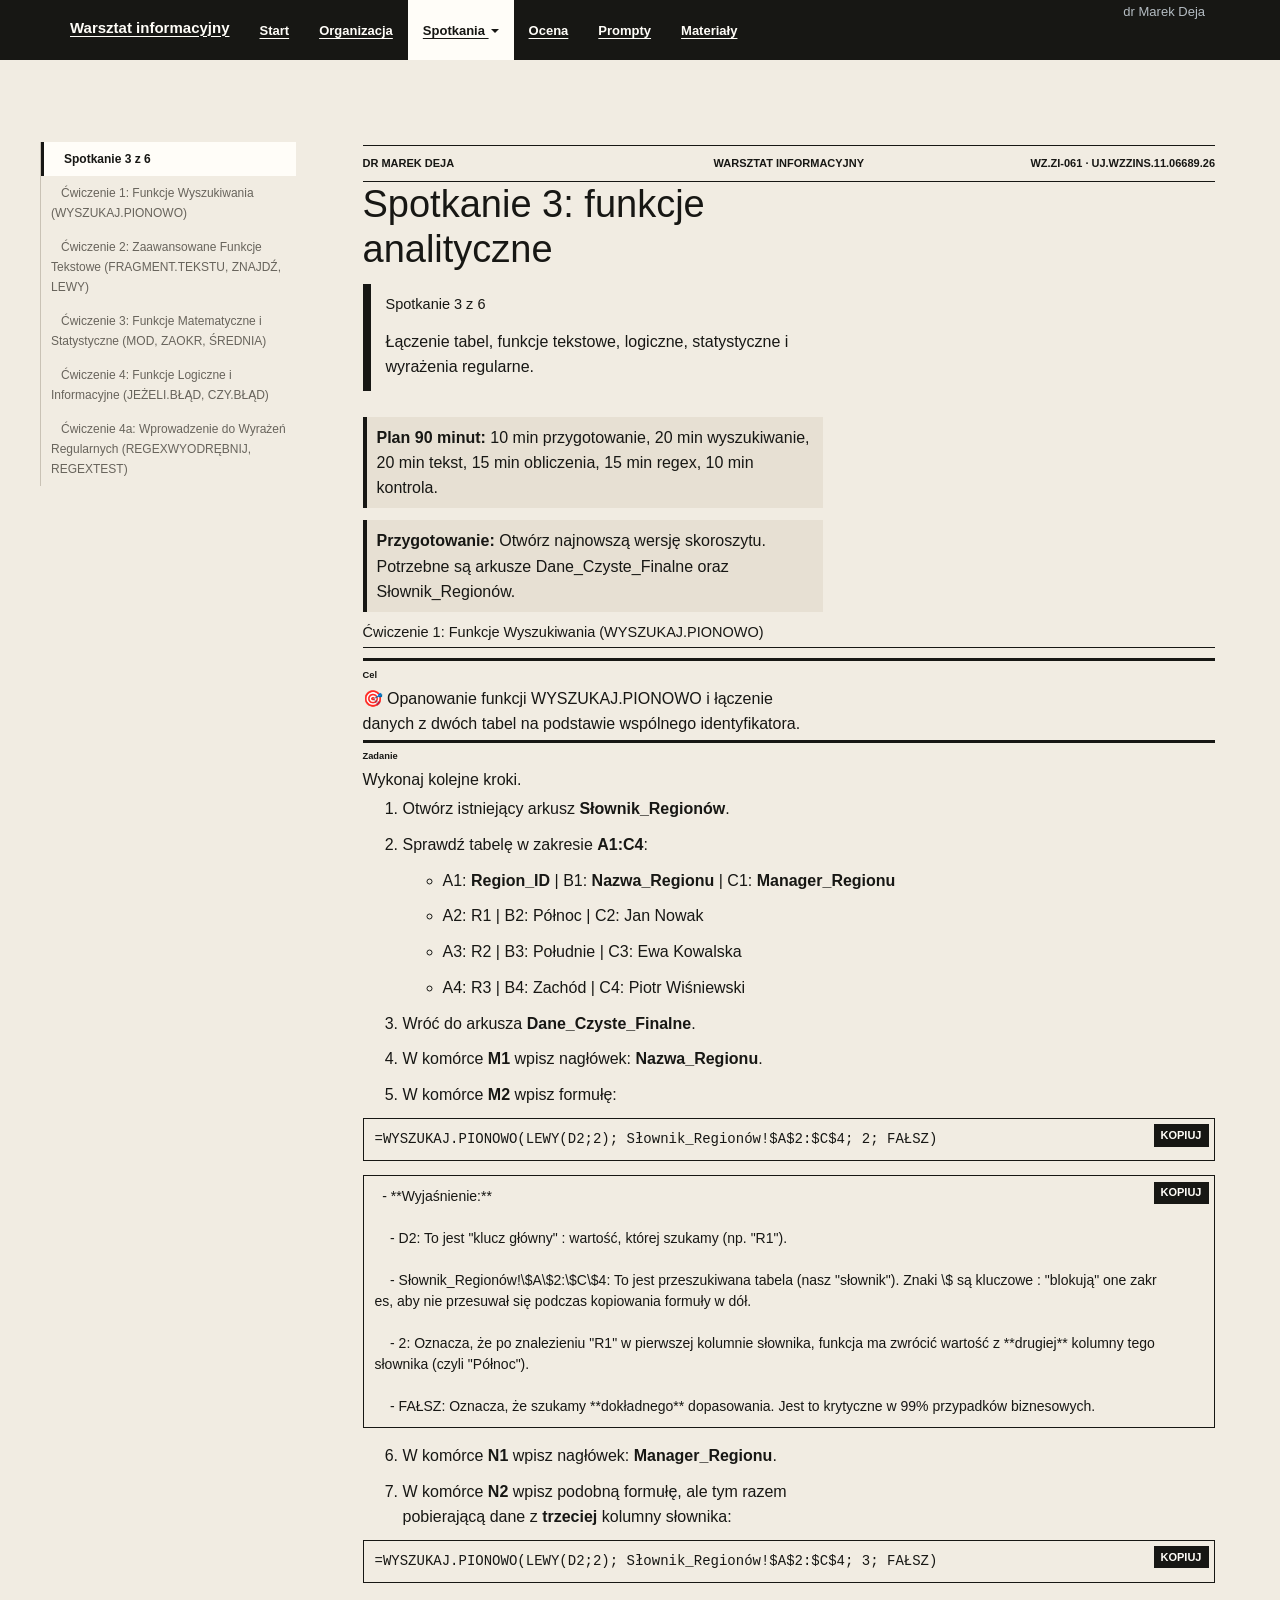
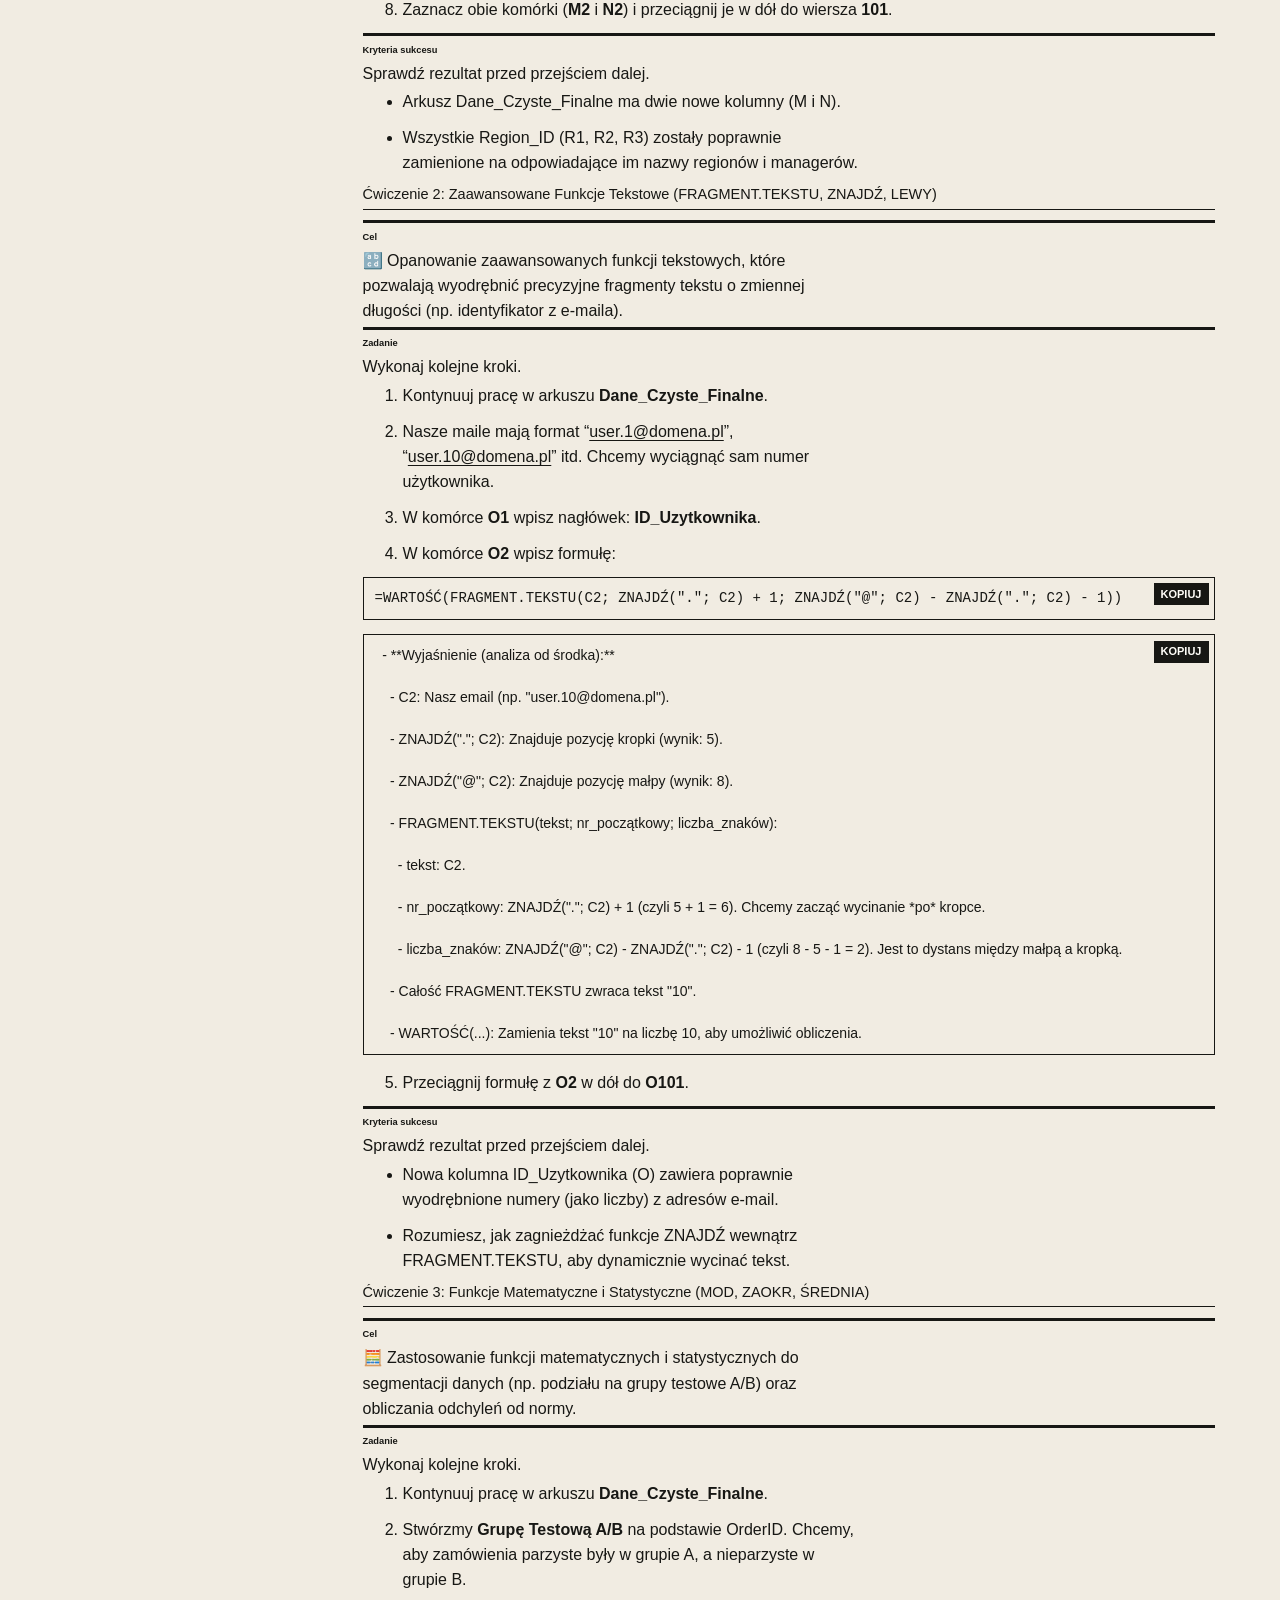
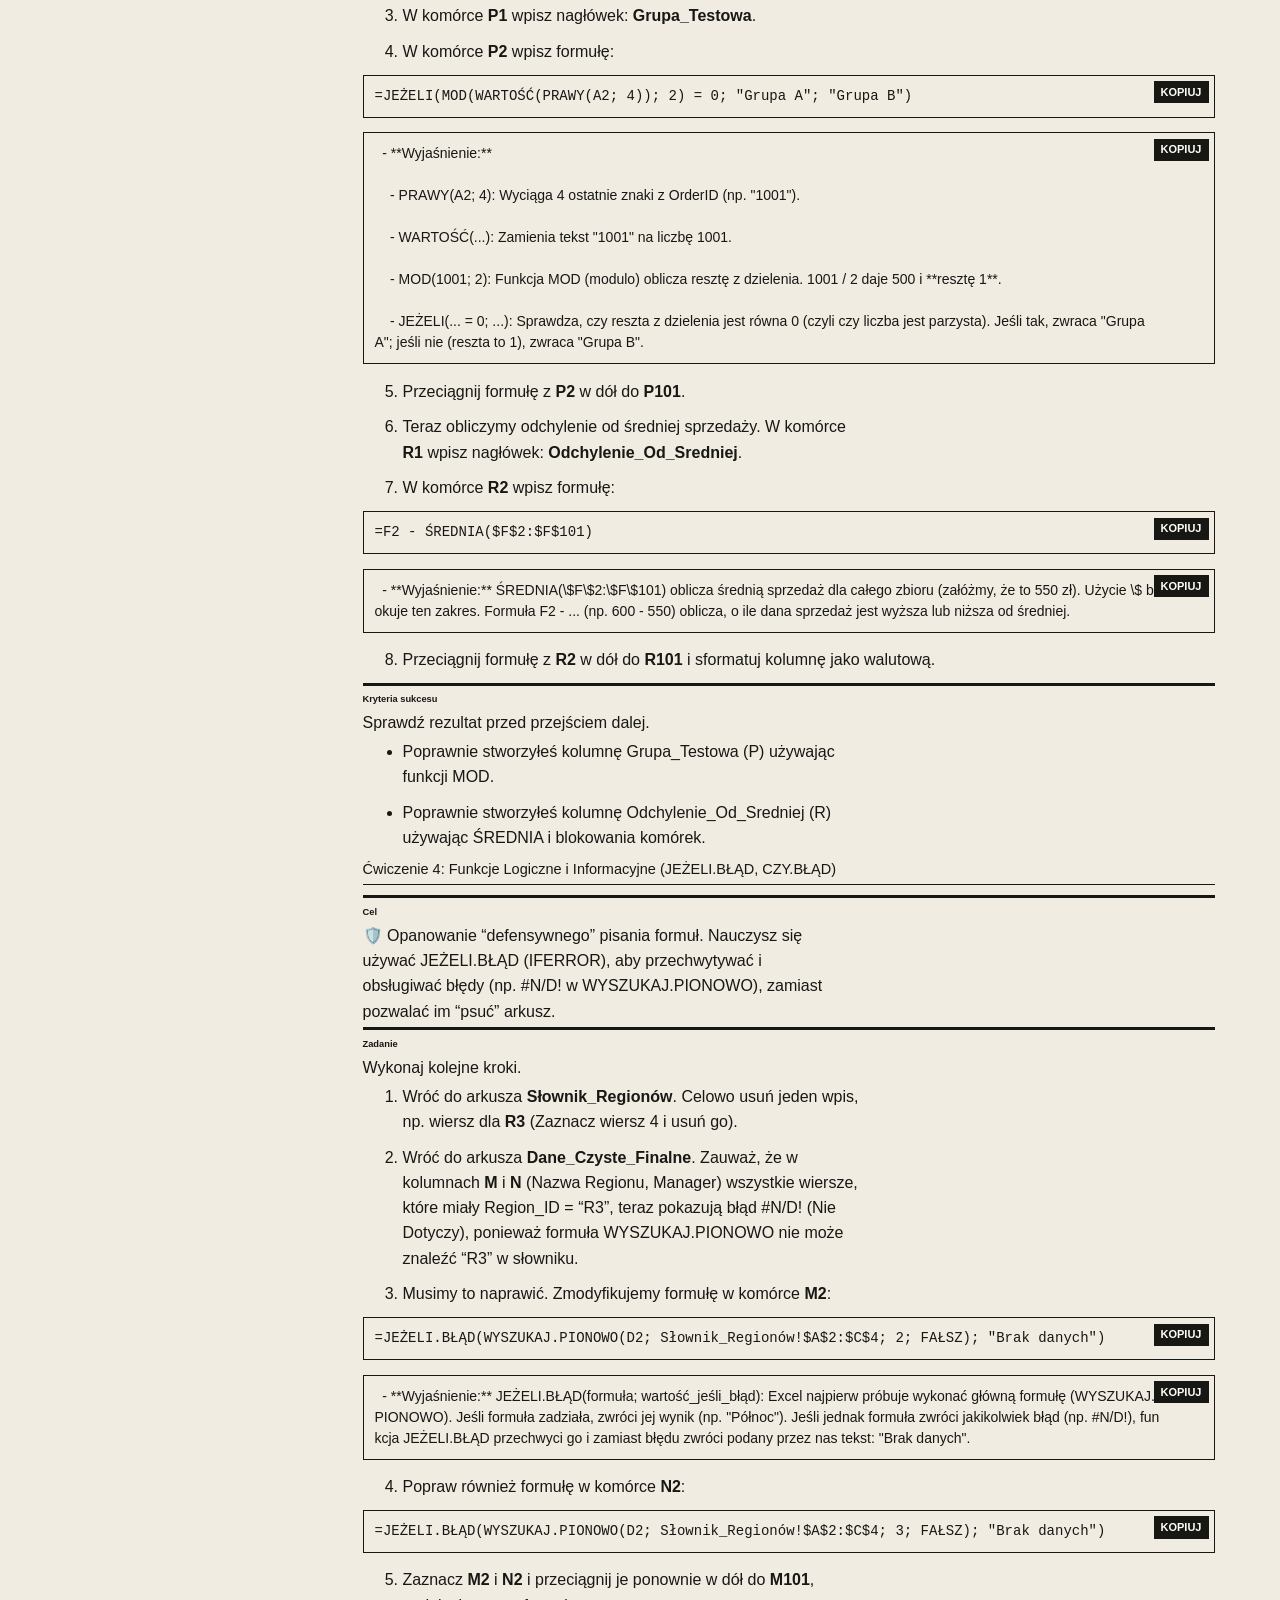
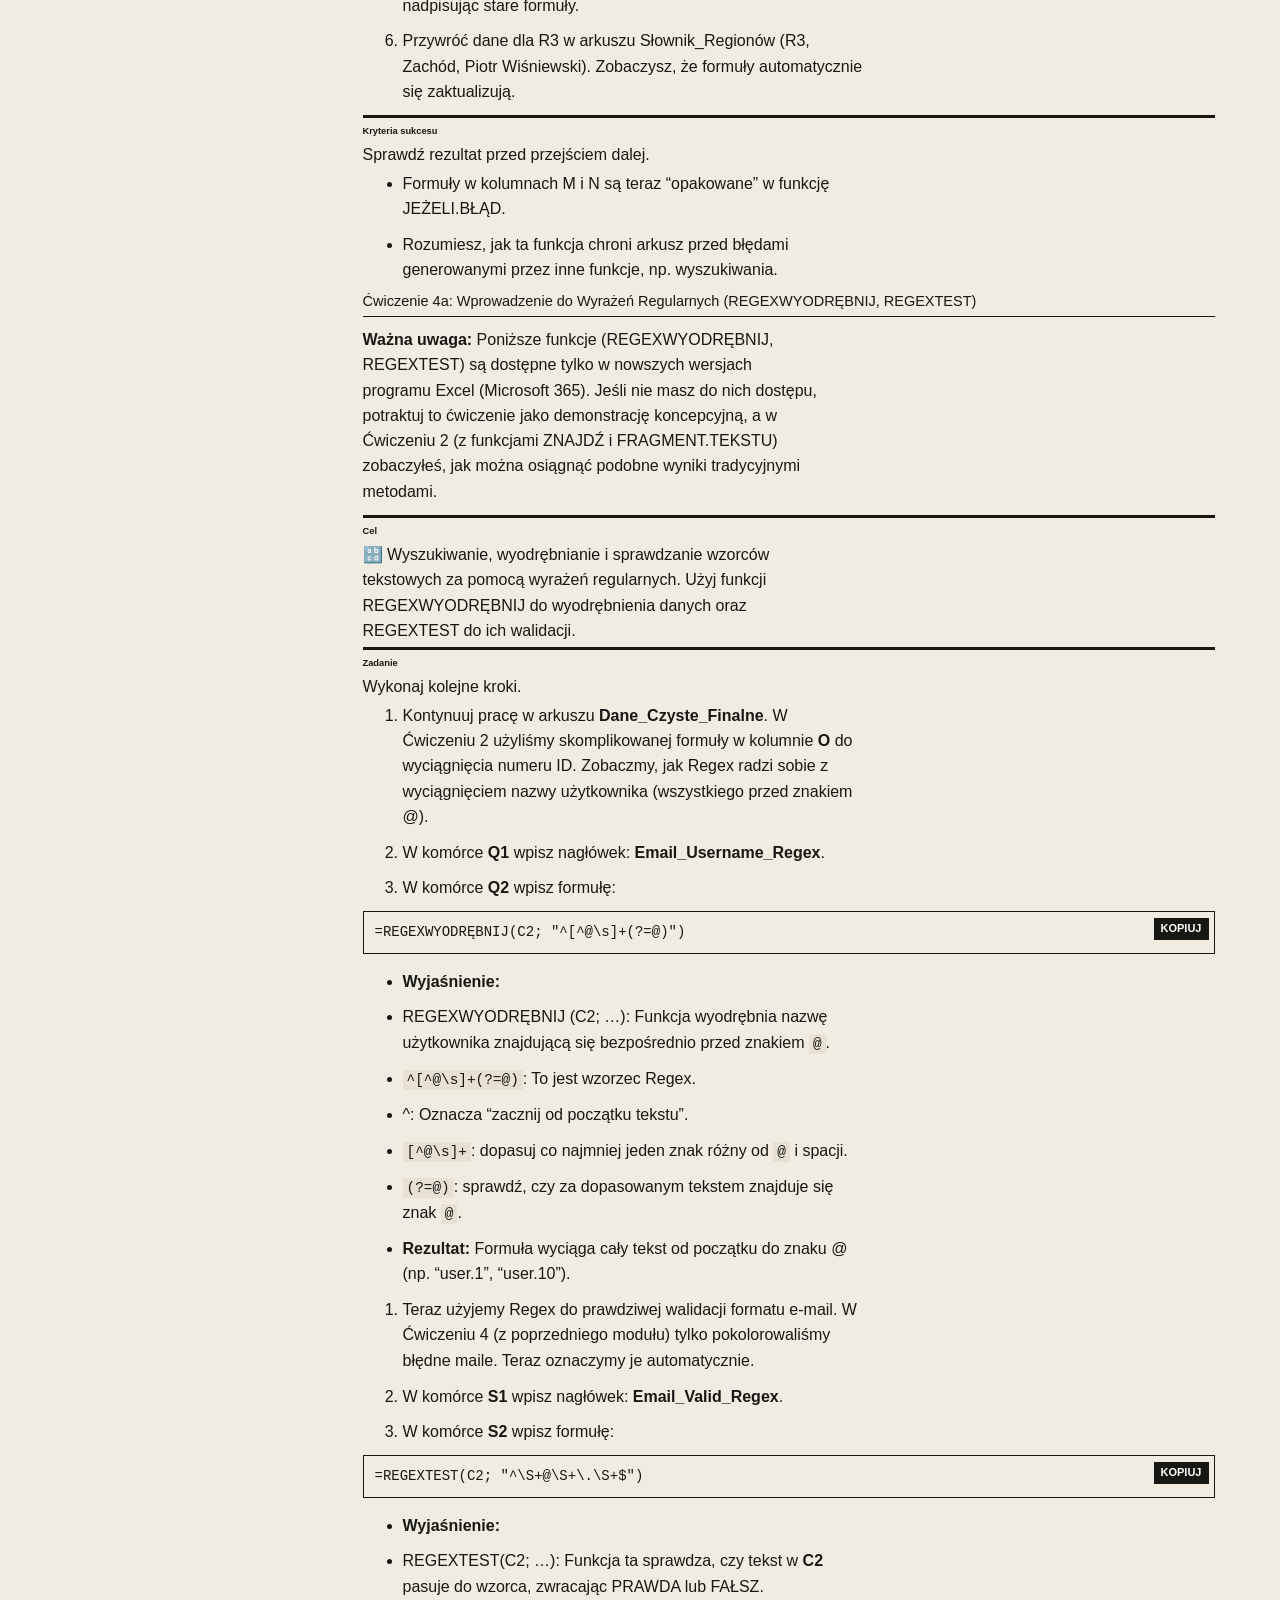
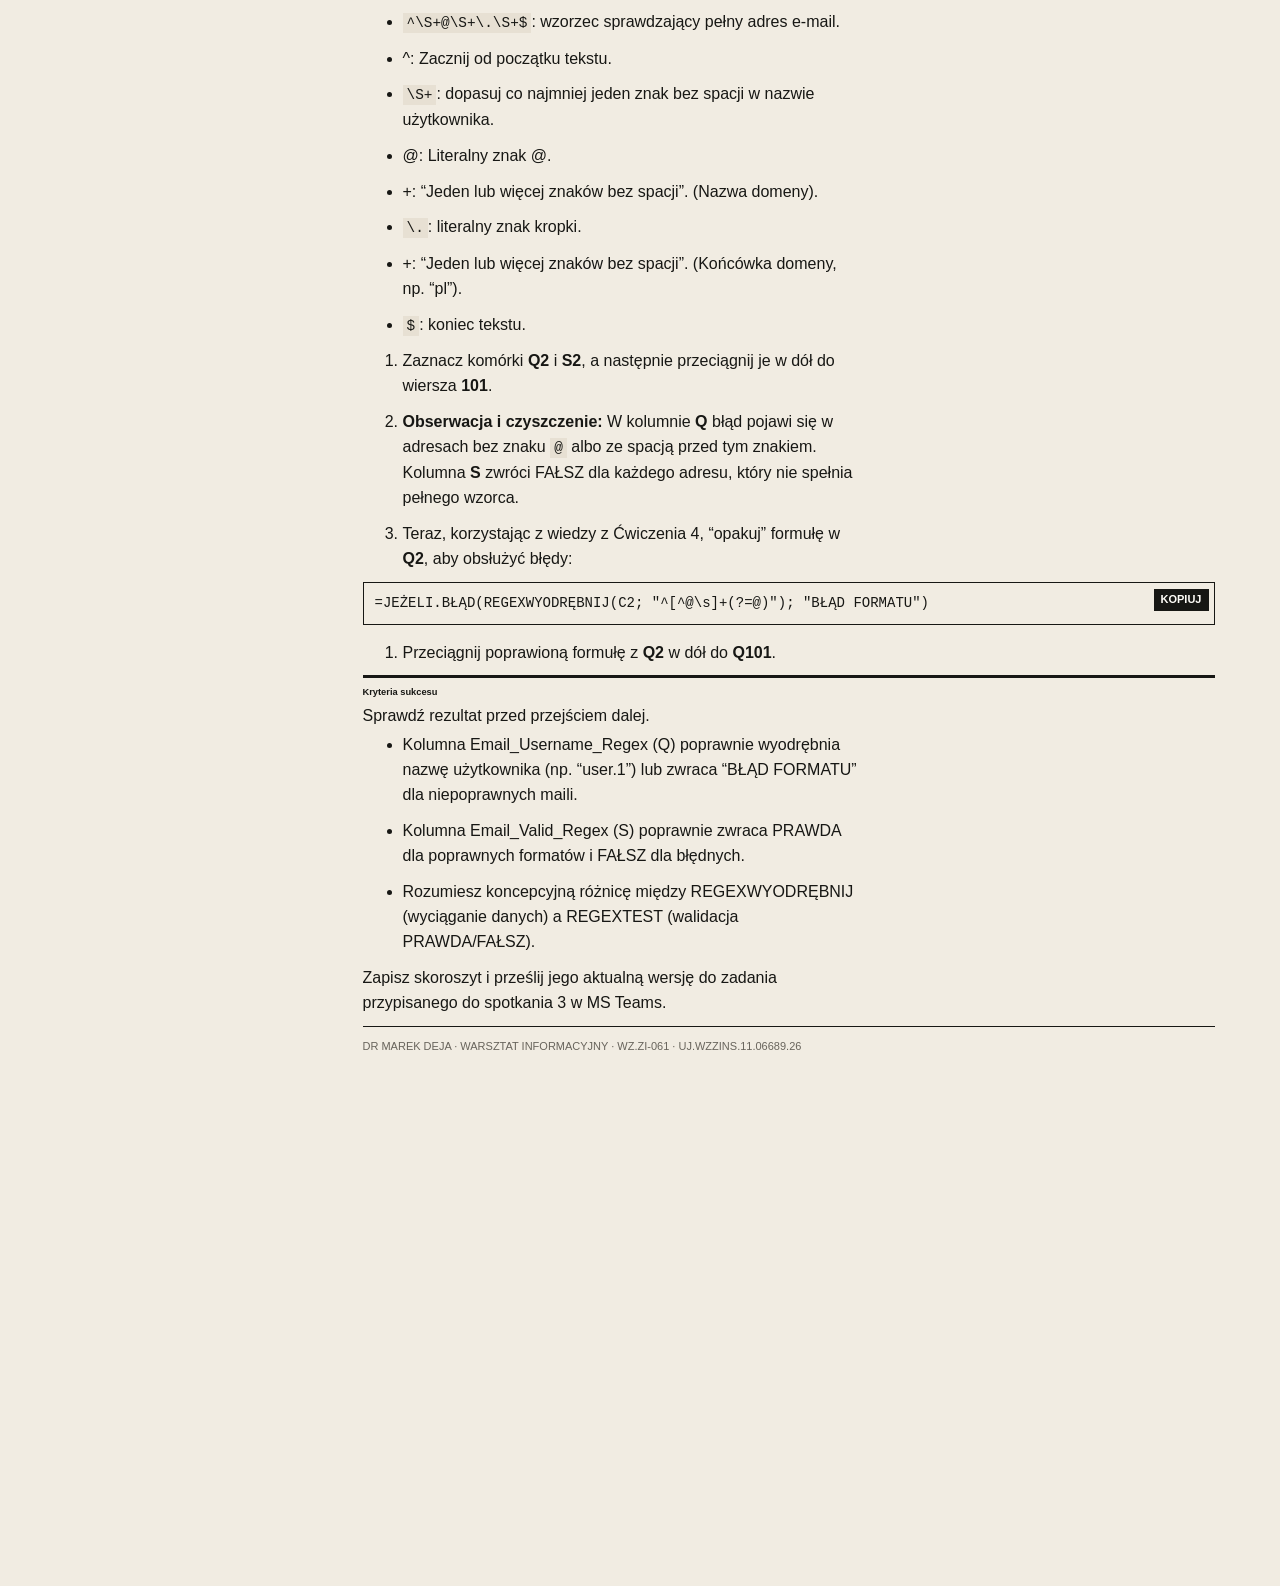
<file: docs/spotkanie-3.html>
<!DOCTYPE html>

<html>

<head>

<meta charset="utf-8" />
<meta name="generator" content="pandoc" />
<meta http-equiv="X-UA-Compatible" content="IE=EDGE" />




<title>Spotkanie 3: funkcje analityczne</title>

<script src="site_libs/header-attrs-2.31/header-attrs.js"></script>
<script src="site_libs/jquery-3.6.0/jquery-3.6.0.min.js"></script>
<meta name="viewport" content="width=device-width, initial-scale=1" />
<link href="site_libs/bootstrap-3.3.5/css/flatly.min.css" rel="stylesheet" />
<script src="site_libs/bootstrap-3.3.5/js/bootstrap.min.js"></script>
<script src="site_libs/bootstrap-3.3.5/shim/html5shiv.min.js"></script>
<script src="site_libs/bootstrap-3.3.5/shim/respond.min.js"></script>
<style>h1 {font-size: 34px;}
       h1.title {font-size: 38px;}
       h2 {font-size: 30px;}
       h3 {font-size: 24px;}
       h4 {font-size: 18px;}
       h5 {font-size: 16px;}
       h6 {font-size: 12px;}
       code {color: inherit; background-color: rgba(0, 0, 0, 0.04);}
       pre:not([class]) { background-color: white }</style>
<script src="site_libs/jqueryui-1.13.2/jquery-ui.min.js"></script>
<link href="site_libs/tocify-1.9.1/jquery.tocify.css" rel="stylesheet" />
<script src="site_libs/tocify-1.9.1/jquery.tocify.js"></script>
<script src="site_libs/navigation-1.1/tabsets.js"></script>
<link href="site_libs/highlightjs-9.12.0/textmate.css" rel="stylesheet" />
<script src="site_libs/highlightjs-9.12.0/highlight.js"></script>

<style type="text/css">
  code{white-space: pre-wrap;}
  span.smallcaps{font-variant: small-caps;}
  span.underline{text-decoration: underline;}
  div.column{display: inline-block; vertical-align: top; width: 50%;}
  div.hanging-indent{margin-left: 1.5em; text-indent: -1.5em;}
  ul.task-list{list-style: none;}
    </style>

<style type="text/css">code{white-space: pre;}</style>
<script type="text/javascript">
if (window.hljs) {
  hljs.configure({languages: []});
  hljs.initHighlightingOnLoad();
  if (document.readyState && document.readyState === "complete") {
    window.setTimeout(function() { hljs.initHighlighting(); }, 0);
  }
}
</script>






<link rel="stylesheet" href="styles.css" type="text/css" />
<link rel="stylesheet" href="typography.css" type="text/css" />



<style type = "text/css">
.main-container {
  max-width: 940px;
  margin-left: auto;
  margin-right: auto;
}
img {
  max-width:100%;
}
.tabbed-pane {
  padding-top: 12px;
}
.html-widget {
  margin-bottom: 20px;
}
button.code-folding-btn:focus {
  outline: none;
}
summary {
  display: list-item;
}
details > summary > p:only-child {
  display: inline;
}
pre code {
  padding: 0;
}
</style>


<style type="text/css">
.dropdown-submenu {
  position: relative;
}
.dropdown-submenu>.dropdown-menu {
  top: 0;
  left: 100%;
  margin-top: -6px;
  margin-left: -1px;
  border-radius: 0 6px 6px 6px;
}
.dropdown-submenu:hover>.dropdown-menu {
  display: block;
}
.dropdown-submenu>a:after {
  display: block;
  content: " ";
  float: right;
  width: 0;
  height: 0;
  border-color: transparent;
  border-style: solid;
  border-width: 5px 0 5px 5px;
  border-left-color: #cccccc;
  margin-top: 5px;
  margin-right: -10px;
}
.dropdown-submenu:hover>a:after {
  border-left-color: #adb5bd;
}
.dropdown-submenu.pull-left {
  float: none;
}
.dropdown-submenu.pull-left>.dropdown-menu {
  left: -100%;
  margin-left: 10px;
  border-radius: 6px 0 6px 6px;
}
</style>

<script type="text/javascript">
// manage active state of menu based on current page
$(document).ready(function () {
  // active menu anchor
  href = window.location.pathname
  href = href.substr(href.lastIndexOf('/') + 1)
  if (href === "")
    href = "index.html";
  var menuAnchor = $('a[href="' + href + '"]');

  // mark the anchor link active (and if it's in a dropdown, also mark that active)
  var dropdown = menuAnchor.closest('li.dropdown');
  if (window.bootstrap) { // Bootstrap 4+
    menuAnchor.addClass('active');
    dropdown.find('> .dropdown-toggle').addClass('active');
  } else { // Bootstrap 3
    menuAnchor.parent().addClass('active');
    dropdown.addClass('active');
  }

  // Navbar adjustments
  var navHeight = $(".navbar").first().height() + 15;
  var style = document.createElement('style');
  var pt = "padding-top: " + navHeight + "px; ";
  var mt = "margin-top: -" + navHeight + "px; ";
  var css = "";
  // offset scroll position for anchor links (for fixed navbar)
  for (var i = 1; i <= 6; i++) {
    css += ".section h" + i + "{ " + pt + mt + "}\n";
  }
  style.innerHTML = "body {" + pt + "padding-bottom: 40px; }\n" + css;
  document.head.appendChild(style);
});
</script>

<!-- tabsets -->

<style type="text/css">
.tabset-dropdown > .nav-tabs {
  display: inline-table;
  max-height: 500px;
  min-height: 44px;
  overflow-y: auto;
  border: 1px solid #ddd;
  border-radius: 4px;
}

.tabset-dropdown > .nav-tabs > li.active:before, .tabset-dropdown > .nav-tabs.nav-tabs-open:before {
  content: "\e259";
  font-family: 'Glyphicons Halflings';
  display: inline-block;
  padding: 10px;
  border-right: 1px solid #ddd;
}

.tabset-dropdown > .nav-tabs.nav-tabs-open > li.active:before {
  content: "\e258";
  font-family: 'Glyphicons Halflings';
  border: none;
}

.tabset-dropdown > .nav-tabs > li.active {
  display: block;
}

.tabset-dropdown > .nav-tabs > li > a,
.tabset-dropdown > .nav-tabs > li > a:focus,
.tabset-dropdown > .nav-tabs > li > a:hover {
  border: none;
  display: inline-block;
  border-radius: 4px;
  background-color: transparent;
}

.tabset-dropdown > .nav-tabs.nav-tabs-open > li {
  display: block;
  float: none;
}

.tabset-dropdown > .nav-tabs > li {
  display: none;
}
</style>

<!-- code folding -->



<style type="text/css">

#TOC {
  margin: 25px 0px 20px 0px;
}
@media (max-width: 768px) {
#TOC {
  position: relative;
  width: 100%;
}
}

@media print {
.toc-content {
  /* see https://github.com/w3c/csswg-drafts/issues/4434 */
  float: right;
}
}

.toc-content {
  padding-left: 30px;
  padding-right: 40px;
}

div.main-container {
  max-width: 1200px;
}

div.tocify {
  width: 20%;
  max-width: 260px;
  max-height: 85%;
}

@media (min-width: 768px) and (max-width: 991px) {
  div.tocify {
    width: 25%;
  }
}

@media (max-width: 767px) {
  div.tocify {
    width: 100%;
    max-width: none;
  }
}

.tocify ul, .tocify li {
  line-height: 20px;
}

.tocify-subheader .tocify-item {
  font-size: 0.90em;
}

.tocify .list-group-item {
  border-radius: 0px;
}


</style>



</head>

<body>


<div class="container-fluid main-container">


<!-- setup 3col/9col grid for toc_float and main content  -->
<div class="row">
<div class="col-xs-12 col-sm-4 col-md-3">
<div id="TOC" class="tocify">
</div>
</div>

<div class="toc-content col-xs-12 col-sm-8 col-md-9">




<div class="navbar navbar-default  navbar-fixed-top" role="navigation">
  <div class="container">
    <div class="navbar-header">
      <button type="button" class="navbar-toggle collapsed" data-toggle="collapse" data-bs-toggle="collapse" data-target="#navbar" data-bs-target="#navbar">
        <span class="icon-bar"></span>
        <span class="icon-bar"></span>
        <span class="icon-bar"></span>
      </button>
      <a class="navbar-brand" href="index.html">Warsztat informacyjny</a>
    </div>
    <div id="navbar" class="navbar-collapse collapse">
      <ul class="nav navbar-nav">
        <li>
  <a href="index.html">Start</a>
</li>
<li>
  <a href="organizacyjne.html">Organizacja</a>
</li>
<li class="dropdown">
  <a href="#" class="dropdown-toggle" data-toggle="dropdown" role="button" data-bs-toggle="dropdown" aria-expanded="false">
    Spotkania
     
    <span class="caret"></span>
  </a>
  <ul class="dropdown-menu" role="menu">
    <li>
      <a href="spotkanie-1.html">1. Generowanie i standaryzacja</a>
    </li>
    <li>
      <a href="spotkanie-2.html">2. Czyszczenie danych</a>
    </li>
    <li>
      <a href="spotkanie-3.html">3. Funkcje analityczne</a>
    </li>
    <li>
      <a href="spotkanie-4.html">4. Raporty i wyszukiwanie</a>
    </li>
    <li>
      <a href="spotkanie-5.html">5. Wizualizacja i dedukcja</a>
    </li>
    <li>
      <a href="spotkanie-6.html">6. Dashboard i wnioski</a>
    </li>
  </ul>
</li>
<li>
  <a href="ocenianie.html">Ocena</a>
</li>
<li>
  <a href="prompty.html">Prompty</a>
</li>
<li>
  <a href="materialy.html">Materiały</a>
</li>
      </ul>
      <ul class="nav navbar-nav navbar-right">
        <li class="dropdown-header">dr Marek Deja</li>
      </ul>
    </div><!--/.nav-collapse -->
  </div><!--/.container -->
</div><!--/.navbar -->
<div class="course-identity" role="banner">
  <span>dr Marek Deja</span>
  <span>Warsztat informacyjny</span>
  <span>WZ.ZI-061 · UJ.WZZINS.11.06689.26</span>
</div>

<div id="header">



<h1 class="title toc-ignore">Spotkanie 3: funkcje analityczne</h1>

</div>


<div class="hero">
<h2>
Spotkanie 3 z 6
</h2>
<p>
Łączenie tabel, funkcje tekstowe, logiczne, statystyczne i wyrażenia
regularne.
</p>
</div>
<div class="timebox">
<strong>Plan 90 minut:</strong> 10 min przygotowanie, 20 min
wyszukiwanie, 20 min tekst, 15 min obliczenia, 15 min regex, 10 min
kontrola.
</div>
<div class="note">
<strong>Przygotowanie:</strong> Otwórz najnowszą wersję skoroszytu.
Potrzebne są arkusze Dane_Czyste_Finalne oraz Słownik_Regionów.
</div>
<div id="ćwiczenie-1-funkcje-wyszukiwania-wyszukaj.pionowo"
class="section level2">
<h2>Ćwiczenie 1: Funkcje Wyszukiwania (WYSZUKAJ.PIONOWO)</h2>
<div class="tilt-card purpose">
<h3>
Cel
</h3>
<p>
🎯 Opanowanie funkcji WYSZUKAJ.PIONOWO i łączenie danych z dwóch tabel
na podstawie wspólnego identyfikatora.
</p>
</div>
<div class="tilt-card task">
<h3>
Zadanie
</h3>
<p>
Wykonaj kolejne kroki.
</p>
</div>
<ol style="list-style-type: decimal">
<li><p>Otwórz istniejący arkusz
<strong>Słownik_Regionów</strong>.</p></li>
<li><p>Sprawdź tabelę w zakresie <strong>A1:C4</strong>:</p>
<ul>
<li><p>A1: <strong>Region_ID</strong> | B1:
<strong>Nazwa_Regionu</strong> | C1:
<strong>Manager_Regionu</strong></p></li>
<li><p>A2: R1 | B2: Północ | C2: Jan Nowak</p></li>
<li><p>A3: R2 | B3: Południe | C3: Ewa Kowalska</p></li>
<li><p>A4: R3 | B4: Zachód | C4: Piotr Wiśniewski</p></li>
</ul></li>
<li><p>Wróć do arkusza <strong>Dane_Czyste_Finalne</strong>.</p></li>
<li><p>W komórce <strong>M1</strong> wpisz nagłówek:
<strong>Nazwa_Regionu</strong>.</p></li>
<li><p>W komórce <strong>M2</strong> wpisz formułę:<br />
</p></li>
</ol>
<pre class="excel"><code>=WYSZUKAJ.PIONOWO(LEWY(D2;2); Słownik_Regionów!$A$2:$C$4; 2; FAŁSZ)</code></pre>
<pre><code>  - **Wyjaśnienie:**

    - D2: To jest &quot;klucz główny&quot; : wartość, której szukamy (np. &quot;R1&quot;).

    - Słownik_Regionów!\$A\$2:\$C\$4: To jest przeszukiwana tabela (nasz &quot;słownik&quot;). Znaki \$ są kluczowe : &quot;blokują&quot; one zakres, aby nie przesuwał się podczas kopiowania formuły w dół.

    - 2: Oznacza, że po znalezieniu &quot;R1&quot; w pierwszej kolumnie słownika, funkcja ma zwrócić wartość z **drugiej** kolumny tego słownika (czyli &quot;Północ&quot;).

    - FAŁSZ: Oznacza, że szukamy **dokładnego** dopasowania. Jest to krytyczne w 99% przypadków biznesowych.</code></pre>
<ol start="6" style="list-style-type: decimal">
<li><p>W komórce <strong>N1</strong> wpisz nagłówek:
<strong>Manager_Regionu</strong>.</p></li>
<li><p>W komórce <strong>N2</strong> wpisz podobną formułę, ale tym
razem pobierającą dane z <strong>trzeciej</strong> kolumny
słownika:<br />
</p></li>
</ol>
<pre class="excel"><code>=WYSZUKAJ.PIONOWO(LEWY(D2;2); Słownik_Regionów!$A$2:$C$4; 3; FAŁSZ)</code></pre>
<ol start="8" style="list-style-type: decimal">
<li>Zaznacz obie komórki (<strong>M2</strong> i <strong>N2</strong>) i
przeciągnij je w dół do wiersza <strong>101</strong>.</li>
</ol>
<div class="tilt-card criteria">
<h3>
Kryteria sukcesu
</h3>
<p>
Sprawdź rezultat przed przejściem dalej.
</p>
</div>
<ul>
<li><p>Arkusz Dane_Czyste_Finalne ma dwie nowe kolumny (M i N).</p></li>
<li><p>Wszystkie Region_ID (R1, R2, R3) zostały poprawnie zamienione na
odpowiadające im nazwy regionów i managerów.</p></li>
</ul>
</div>
<div
id="ćwiczenie-2-zaawansowane-funkcje-tekstowe-fragment.tekstu-znajdź-lewy"
class="section level2">
<h2>Ćwiczenie 2: Zaawansowane Funkcje Tekstowe (FRAGMENT.TEKSTU, ZNAJDŹ,
LEWY)</h2>
<div class="tilt-card purpose">
<h3>
Cel
</h3>
<p>
🔡 Opanowanie zaawansowanych funkcji tekstowych, które pozwalają
wyodrębnić precyzyjne fragmenty tekstu o zmiennej długości (np.
identyfikator z e-maila).
</p>
</div>
<div class="tilt-card task">
<h3>
Zadanie
</h3>
<p>
Wykonaj kolejne kroki.
</p>
</div>
<ol style="list-style-type: decimal">
<li><p>Kontynuuj pracę w arkuszu
<strong>Dane_Czyste_Finalne</strong>.</p></li>
<li><p>Nasze maile mają format “<a href="mailto:user.1@domena.pl"
class="email">user.1@domena.pl</a>”, “<a href="mailto:user.10@domena.pl"
class="email">user.10@domena.pl</a>” itd. Chcemy wyciągnąć sam numer
użytkownika.</p></li>
<li><p>W komórce <strong>O1</strong> wpisz nagłówek:
<strong>ID_Uzytkownika</strong>.</p></li>
<li><p>W komórce <strong>O2</strong> wpisz formułę:<br />
</p></li>
</ol>
<pre class="excel"><code>=WARTOŚĆ(FRAGMENT.TEKSTU(C2; ZNAJDŹ(&quot;.&quot;; C2) + 1; ZNAJDŹ(&quot;@&quot;; C2) - ZNAJDŹ(&quot;.&quot;; C2) - 1))</code></pre>
<pre><code>  - **Wyjaśnienie (analiza od środka):**

    - C2: Nasz email (np. &quot;user.10@domena.pl&quot;).

    - ZNAJDŹ(&quot;.&quot;; C2): Znajduje pozycję kropki (wynik: 5).

    - ZNAJDŹ(&quot;@&quot;; C2): Znajduje pozycję małpy (wynik: 8).

    - FRAGMENT.TEKSTU(tekst; nr_początkowy; liczba_znaków):

      - tekst: C2.

      - nr_początkowy: ZNAJDŹ(&quot;.&quot;; C2) + 1 (czyli 5 + 1 = 6). Chcemy zacząć wycinanie *po* kropce.

      - liczba_znaków: ZNAJDŹ(&quot;@&quot;; C2) - ZNAJDŹ(&quot;.&quot;; C2) - 1 (czyli 8 - 5 - 1 = 2). Jest to dystans między małpą a kropką.

    - Całość FRAGMENT.TEKSTU zwraca tekst &quot;10&quot;.

    - WARTOŚĆ(...): Zamienia tekst &quot;10&quot; na liczbę 10, aby umożliwić obliczenia.</code></pre>
<ol start="5" style="list-style-type: decimal">
<li>Przeciągnij formułę z <strong>O2</strong> w dół do
<strong>O101</strong>.</li>
</ol>
<div class="tilt-card criteria">
<h3>
Kryteria sukcesu
</h3>
<p>
Sprawdź rezultat przed przejściem dalej.
</p>
</div>
<ul>
<li><p>Nowa kolumna ID_Uzytkownika (O) zawiera poprawnie wyodrębnione
numery (jako liczby) z adresów e-mail.</p></li>
<li><p>Rozumiesz, jak zagnieżdżać funkcje ZNAJDŹ wewnątrz
FRAGMENT.TEKSTU, aby dynamicznie wycinać tekst.</p></li>
</ul>
</div>
<div
id="ćwiczenie-3-funkcje-matematyczne-i-statystyczne-mod-zaokr-średnia"
class="section level2">
<h2>Ćwiczenie 3: Funkcje Matematyczne i Statystyczne (MOD, ZAOKR,
ŚREDNIA)</h2>
<div class="tilt-card purpose">
<h3>
Cel
</h3>
<p>
🧮 Zastosowanie funkcji matematycznych i statystycznych do segmentacji
danych (np. podziału na grupy testowe A/B) oraz obliczania odchyleń od
normy.
</p>
</div>
<div class="tilt-card task">
<h3>
Zadanie
</h3>
<p>
Wykonaj kolejne kroki.
</p>
</div>
<ol style="list-style-type: decimal">
<li><p>Kontynuuj pracę w arkuszu
<strong>Dane_Czyste_Finalne</strong>.</p></li>
<li><p>Stwórzmy <strong>Grupę Testową A/B</strong> na podstawie OrderID.
Chcemy, aby zamówienia parzyste były w grupie A, a nieparzyste w grupie
B.</p></li>
<li><p>W komórce <strong>P1</strong> wpisz nagłówek:
<strong>Grupa_Testowa</strong>.</p></li>
<li><p>W komórce <strong>P2</strong> wpisz formułę:<br />
</p></li>
</ol>
<pre class="excel"><code>=JEŻELI(MOD(WARTOŚĆ(PRAWY(A2; 4)); 2) = 0; &quot;Grupa A&quot;; &quot;Grupa B&quot;)</code></pre>
<pre><code>  - **Wyjaśnienie:**

    - PRAWY(A2; 4): Wyciąga 4 ostatnie znaki z OrderID (np. &quot;1001&quot;).

    - WARTOŚĆ(...): Zamienia tekst &quot;1001&quot; na liczbę 1001.

    - MOD(1001; 2): Funkcja MOD (modulo) oblicza resztę z dzielenia. 1001 / 2 daje 500 i **resztę 1**.

    - JEŻELI(... = 0; ...): Sprawdza, czy reszta z dzielenia jest równa 0 (czyli czy liczba jest parzysta). Jeśli tak, zwraca &quot;Grupa A&quot;; jeśli nie (reszta to 1), zwraca &quot;Grupa B&quot;.</code></pre>
<ol start="5" style="list-style-type: decimal">
<li><p>Przeciągnij formułę z <strong>P2</strong> w dół do
<strong>P101</strong>.</p></li>
<li><p>Teraz obliczymy odchylenie od średniej sprzedaży. W komórce
<strong>R1</strong> wpisz nagłówek:
<strong>Odchylenie_Od_Sredniej</strong>.</p></li>
<li><p>W komórce <strong>R2</strong> wpisz formułę:<br />
</p></li>
</ol>
<pre class="excel"><code>=F2 - ŚREDNIA($F$2:$F$101)</code></pre>
<pre><code>  - **Wyjaśnienie:** ŚREDNIA(\$F\$2:\$F\$101) oblicza średnią sprzedaż dla całego zbioru (załóżmy, że to 550 zł). Użycie \$ blokuje ten zakres. Formuła F2 - ... (np. 600 - 550) oblicza, o ile dana sprzedaż jest wyższa lub niższa od średniej.</code></pre>
<ol start="8" style="list-style-type: decimal">
<li>Przeciągnij formułę z <strong>R2</strong> w dół do
<strong>R101</strong> i sformatuj kolumnę jako walutową.</li>
</ol>
<div class="tilt-card criteria">
<h3>
Kryteria sukcesu
</h3>
<p>
Sprawdź rezultat przed przejściem dalej.
</p>
</div>
<ul>
<li><p>Poprawnie stworzyłeś kolumnę Grupa_Testowa (P) używając funkcji
MOD.</p></li>
<li><p>Poprawnie stworzyłeś kolumnę Odchylenie_Od_Sredniej (R) używając
ŚREDNIA i blokowania komórek.</p></li>
</ul>
</div>
<div
id="ćwiczenie-4-funkcje-logiczne-i-informacyjne-jeżeli.błąd-czy.błąd"
class="section level2">
<h2>Ćwiczenie 4: Funkcje Logiczne i Informacyjne (JEŻELI.BŁĄD,
CZY.BŁĄD)</h2>
<div class="tilt-card purpose">
<h3>
Cel
</h3>
<p>
🛡️ Opanowanie “defensywnego” pisania formuł. Nauczysz się używać
JEŻELI.BŁĄD (IFERROR), aby przechwytywać i obsługiwać błędy (np. #N/D! w
WYSZUKAJ.PIONOWO), zamiast pozwalać im “psuć” arkusz.
</p>
</div>
<div class="tilt-card task">
<h3>
Zadanie
</h3>
<p>
Wykonaj kolejne kroki.
</p>
</div>
<ol style="list-style-type: decimal">
<li><p>Wróć do arkusza <strong>Słownik_Regionów</strong>. Celowo usuń
jeden wpis, np. wiersz dla <strong>R3</strong> (Zaznacz wiersz 4 i usuń
go).</p></li>
<li><p>Wróć do arkusza <strong>Dane_Czyste_Finalne</strong>. Zauważ, że
w kolumnach <strong>M</strong> i <strong>N</strong> (Nazwa Regionu,
Manager) wszystkie wiersze, które miały Region_ID = “R3”, teraz pokazują
błąd #N/D! (Nie Dotyczy), ponieważ formuła WYSZUKAJ.PIONOWO nie może
znaleźć “R3” w słowniku.</p></li>
<li><p>Musimy to naprawić. Zmodyfikujemy formułę w komórce
<strong>M2</strong>:<br />
</p></li>
</ol>
<pre class="excel"><code>=JEŻELI.BŁĄD(WYSZUKAJ.PIONOWO(D2; Słownik_Regionów!$A$2:$C$4; 2; FAŁSZ); &quot;Brak danych&quot;)</code></pre>
<pre><code>  - **Wyjaśnienie:** JEŻELI.BŁĄD(formuła; wartość_jeśli_błąd): Excel najpierw próbuje wykonać główną formułę (WYSZUKAJ.PIONOWO). Jeśli formuła zadziała, zwróci jej wynik (np. &quot;Północ&quot;). Jeśli jednak formuła zwróci jakikolwiek błąd (np. #N/D!), funkcja JEŻELI.BŁĄD przechwyci go i zamiast błędu zwróci podany przez nas tekst: &quot;Brak danych&quot;.</code></pre>
<ol start="4" style="list-style-type: decimal">
<li>Popraw również formułę w komórce <strong>N2</strong>:<br />
</li>
</ol>
<pre class="excel"><code>=JEŻELI.BŁĄD(WYSZUKAJ.PIONOWO(D2; Słownik_Regionów!$A$2:$C$4; 3; FAŁSZ); &quot;Brak danych&quot;)</code></pre>
<ol start="5" style="list-style-type: decimal">
<li><p>Zaznacz <strong>M2</strong> i <strong>N2</strong> i przeciągnij
je ponownie w dół do <strong>M101</strong>, nadpisując stare
formuły.</p></li>
<li><p>Przywróć dane dla R3 w arkuszu Słownik_Regionów (R3, Zachód,
Piotr Wiśniewski). Zobaczysz, że formuły automatycznie się
zaktualizują.</p></li>
</ol>
<div class="tilt-card criteria">
<h3>
Kryteria sukcesu
</h3>
<p>
Sprawdź rezultat przed przejściem dalej.
</p>
</div>
<ul>
<li><p>Formuły w kolumnach M i N są teraz “opakowane” w funkcję
JEŻELI.BŁĄD.</p></li>
<li><p>Rozumiesz, jak ta funkcja chroni arkusz przed błędami
generowanymi przez inne funkcje, np. wyszukiwania.</p></li>
</ul>
</div>
<div
id="ćwiczenie-4a-wprowadzenie-do-wyrażeń-regularnych-regexwyodrębnij-regextest"
class="section level2">
<h2>Ćwiczenie 4a: Wprowadzenie do Wyrażeń Regularnych (REGEXWYODRĘBNIJ,
REGEXTEST)</h2>
<p><strong>Ważna uwaga:</strong> Poniższe funkcje (REGEXWYODRĘBNIJ,
REGEXTEST) są dostępne tylko w nowszych wersjach programu Excel
(Microsoft 365). Jeśli nie masz do nich dostępu, potraktuj to ćwiczenie
jako demonstrację koncepcyjną, a w Ćwiczeniu 2 (z funkcjami ZNAJDŹ i
FRAGMENT.TEKSTU) zobaczyłeś, jak można osiągnąć podobne wyniki
tradycyjnymi metodami.</p>
<div class="tilt-card purpose">
<h3>
Cel
</h3>
<p>
🔡 Wyszukiwanie, wyodrębnianie i sprawdzanie wzorców tekstowych za
pomocą wyrażeń regularnych. Użyj funkcji REGEXWYODRĘBNIJ do
wyodrębnienia danych oraz REGEXTEST do ich walidacji.
</p>
</div>
<div class="tilt-card task">
<h3>
Zadanie
</h3>
<p>
Wykonaj kolejne kroki.
</p>
</div>
<ol style="list-style-type: decimal">
<li><p>Kontynuuj pracę w arkuszu <strong>Dane_Czyste_Finalne</strong>. W
Ćwiczeniu 2 użyliśmy skomplikowanej formuły w kolumnie
<strong>O</strong> do wyciągnięcia numeru ID. Zobaczmy, jak Regex radzi
sobie z wyciągnięciem nazwy użytkownika (wszystkiego przed znakiem
@).</p></li>
<li><p>W komórce <strong>Q1</strong> wpisz nagłówek:
<strong>Email_Username_Regex</strong>.</p></li>
<li><p>W komórce <strong>Q2</strong> wpisz formułę:<br />
</p></li>
</ol>
<pre class="excel"><code>=REGEXWYODRĘBNIJ(C2; &quot;^[^@\s]+(?=@)&quot;)</code></pre>
<ul>
<li><p><strong>Wyjaśnienie:</strong></p></li>
<li><p>REGEXWYODRĘBNIJ (C2; …): Funkcja wyodrębnia nazwę użytkownika
znajdującą się bezpośrednio przed znakiem <code>@</code>.</p></li>
<li><p><code>^[^@\s]+(?=@)</code>: To jest wzorzec Regex.</p></li>
<li><p>^: Oznacza “zacznij od początku tekstu”.</p></li>
<li><p><code>[^@\s]+</code>: dopasuj co najmniej jeden znak różny od
<code>@</code> i spacji.</p></li>
<li><p><code>(?=@)</code>: sprawdź, czy za dopasowanym tekstem znajduje
się znak <code>@</code>.</p></li>
<li><p><strong>Rezultat:</strong> Formuła wyciąga cały tekst od początku
do znaku @ (np. “user.1”, “user.10”).</p></li>
</ul>
<ol style="list-style-type: decimal">
<li><p>Teraz użyjemy Regex do prawdziwej walidacji formatu e-mail. W
Ćwiczeniu 4 (z poprzedniego modułu) tylko pokolorowaliśmy błędne maile.
Teraz oznaczymy je automatycznie.</p></li>
<li><p>W komórce <strong>S1</strong> wpisz nagłówek:
<strong>Email_Valid_Regex</strong>.</p></li>
<li><p>W komórce <strong>S2</strong> wpisz formułę:<br />
</p></li>
</ol>
<pre class="excel"><code>=REGEXTEST(C2; &quot;^\S+@\S+\.\S+$&quot;)</code></pre>
<ul>
<li><p><strong>Wyjaśnienie:</strong></p></li>
<li><p>REGEXTEST(C2; …): Funkcja ta sprawdza, czy tekst w
<strong>C2</strong> pasuje do wzorca, zwracając PRAWDA lub
FAŁSZ.</p></li>
<li><p><code>^\S+@\S+\.\S+$</code>: wzorzec sprawdzający pełny adres
e-mail.</p></li>
<li><p>^: Zacznij od początku tekstu.</p></li>
<li><p><code>\S+</code>: dopasuj co najmniej jeden znak bez spacji w
nazwie użytkownika.</p></li>
<li><p>@: Literalny znak @.</p></li>
<li><p>+: “Jeden lub więcej znaków bez spacji”. (Nazwa domeny).</p></li>
<li><p><code>\.</code>: literalny znak kropki.</p></li>
<li><p>+: “Jeden lub więcej znaków bez spacji”. (Końcówka domeny, np.
“pl”).</p></li>
<li><p><code>$</code>: koniec tekstu.</p></li>
</ul>
<ol style="list-style-type: decimal">
<li><p>Zaznacz komórki <strong>Q2</strong> i <strong>S2</strong>, a
następnie przeciągnij je w dół do wiersza <strong>101</strong>.</p></li>
<li><p><strong>Obserwacja i czyszczenie:</strong> W kolumnie
<strong>Q</strong> błąd pojawi się w adresach bez znaku <code>@</code>
albo ze spacją przed tym znakiem. Kolumna <strong>S</strong> zwróci
FAŁSZ dla każdego adresu, który nie spełnia pełnego wzorca.</p></li>
<li><p>Teraz, korzystając z wiedzy z Ćwiczenia 4, “opakuj” formułę w
<strong>Q2</strong>, aby obsłużyć błędy:<br />
</p></li>
</ol>
<pre class="excel"><code>=JEŻELI.BŁĄD(REGEXWYODRĘBNIJ(C2; &quot;^[^@\s]+(?=@)&quot;); &quot;BŁĄD FORMATU&quot;)</code></pre>
<ol style="list-style-type: decimal">
<li>Przeciągnij poprawioną formułę z <strong>Q2</strong> w dół do
<strong>Q101</strong>.</li>
</ol>
<div class="tilt-card criteria">
<h3>
Kryteria sukcesu
</h3>
<p>
Sprawdź rezultat przed przejściem dalej.
</p>
</div>
<ul>
<li><p>Kolumna Email_Username_Regex (Q) poprawnie wyodrębnia nazwę
użytkownika (np. “user.1”) lub zwraca “BŁĄD FORMATU” dla niepoprawnych
maili.</p></li>
<li><p>Kolumna Email_Valid_Regex (S) poprawnie zwraca PRAWDA dla
poprawnych formatów i FAŁSZ dla błędnych.</p></li>
<li><p>Rozumiesz koncepcyjną różnicę między REGEXWYODRĘBNIJ (wyciąganie
danych) a REGEXTEST (walidacja PRAWDA/FAŁSZ).</p></li>
</ul>
<p>Zapisz skoroszyt i prześlij jego aktualną wersję do zadania
przypisanego do spotkania 3 w MS Teams.</p>
</div>

<footer class="course-footer">
  <p>dr Marek Deja · Warsztat informacyjny · WZ.ZI-061 · UJ.WZZINS.11.06689.26</p>
</footer>
<script src="script.js"></script>


</div>
</div>

</div>

<script>

// add bootstrap table styles to pandoc tables
function bootstrapStylePandocTables() {
  $('tr.odd').parent('tbody').parent('table').addClass('table table-condensed');
}
$(document).ready(function () {
  bootstrapStylePandocTables();
});


</script>

<!-- tabsets -->

<script>
$(document).ready(function () {
  window.buildTabsets("TOC");
});

$(document).ready(function () {
  $('.tabset-dropdown > .nav-tabs > li').click(function () {
    $(this).parent().toggleClass('nav-tabs-open');
  });
});
</script>

<!-- code folding -->

<script>
$(document).ready(function ()  {

    // temporarily add toc-ignore selector to headers for the consistency with Pandoc
    $('.unlisted.unnumbered').addClass('toc-ignore')

    // move toc-ignore selectors from section div to header
    $('div.section.toc-ignore')
        .removeClass('toc-ignore')
        .children('h1,h2,h3,h4,h5').addClass('toc-ignore');

    // establish options
    var options = {
      selectors: "h1,h2,h3",
      theme: "bootstrap3",
      context: '.toc-content',
      hashGenerator: function (text) {
        return text.replace(/[.\\/?&!#<>]/g, '').replace(/\s/g, '_');
      },
      ignoreSelector: ".toc-ignore",
      scrollTo: 0
    };
    options.showAndHide = true;
    options.smoothScroll = true;

    // tocify
    var toc = $("#TOC").tocify(options).data("toc-tocify");
});
</script>

<!-- dynamically load mathjax for compatibility with self-contained -->
<script>
  (function () {
    var script = document.createElement("script");
    script.type = "text/javascript";
    script.src  = "https://mathjax.rstudio.com/latest/MathJax.js?config=TeX-AMS-MML_HTMLorMML";
    document.getElementsByTagName("head")[0].appendChild(script);
  })();
</script>

</body>
</html>
</file>
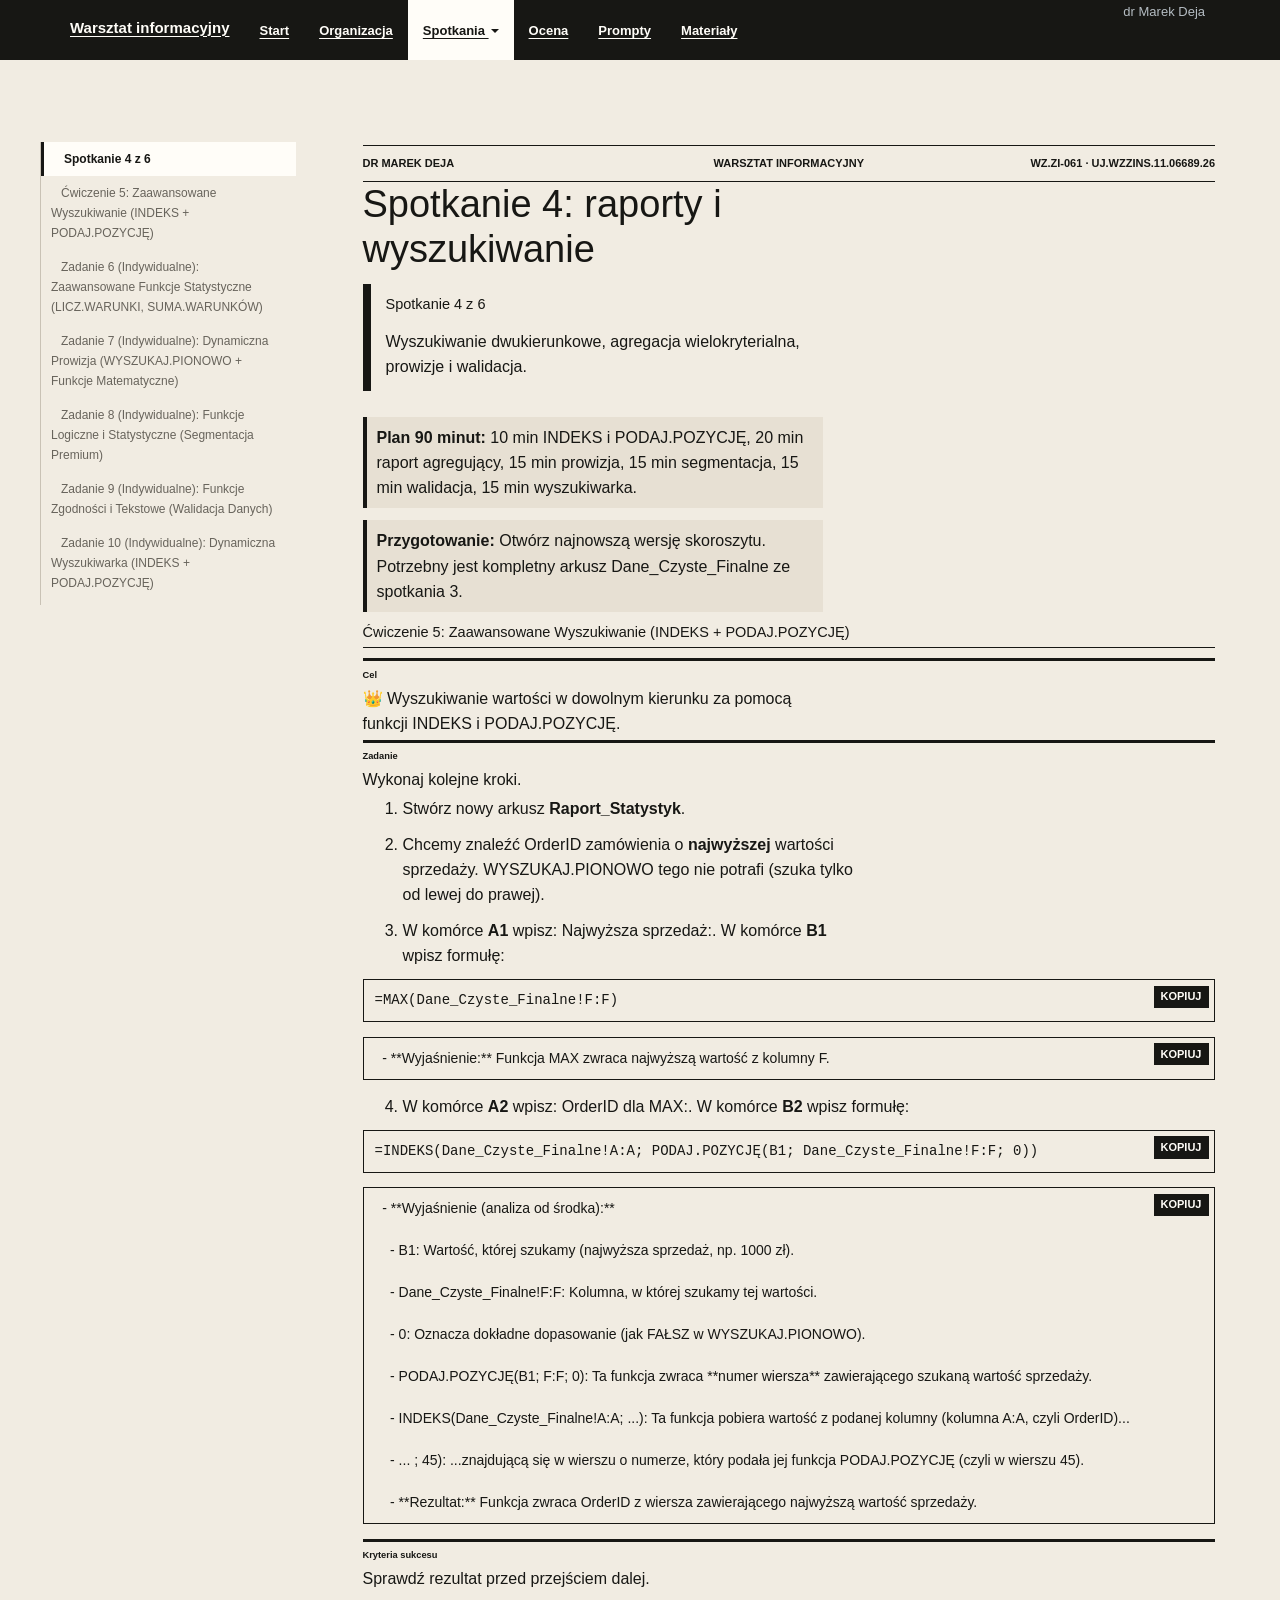
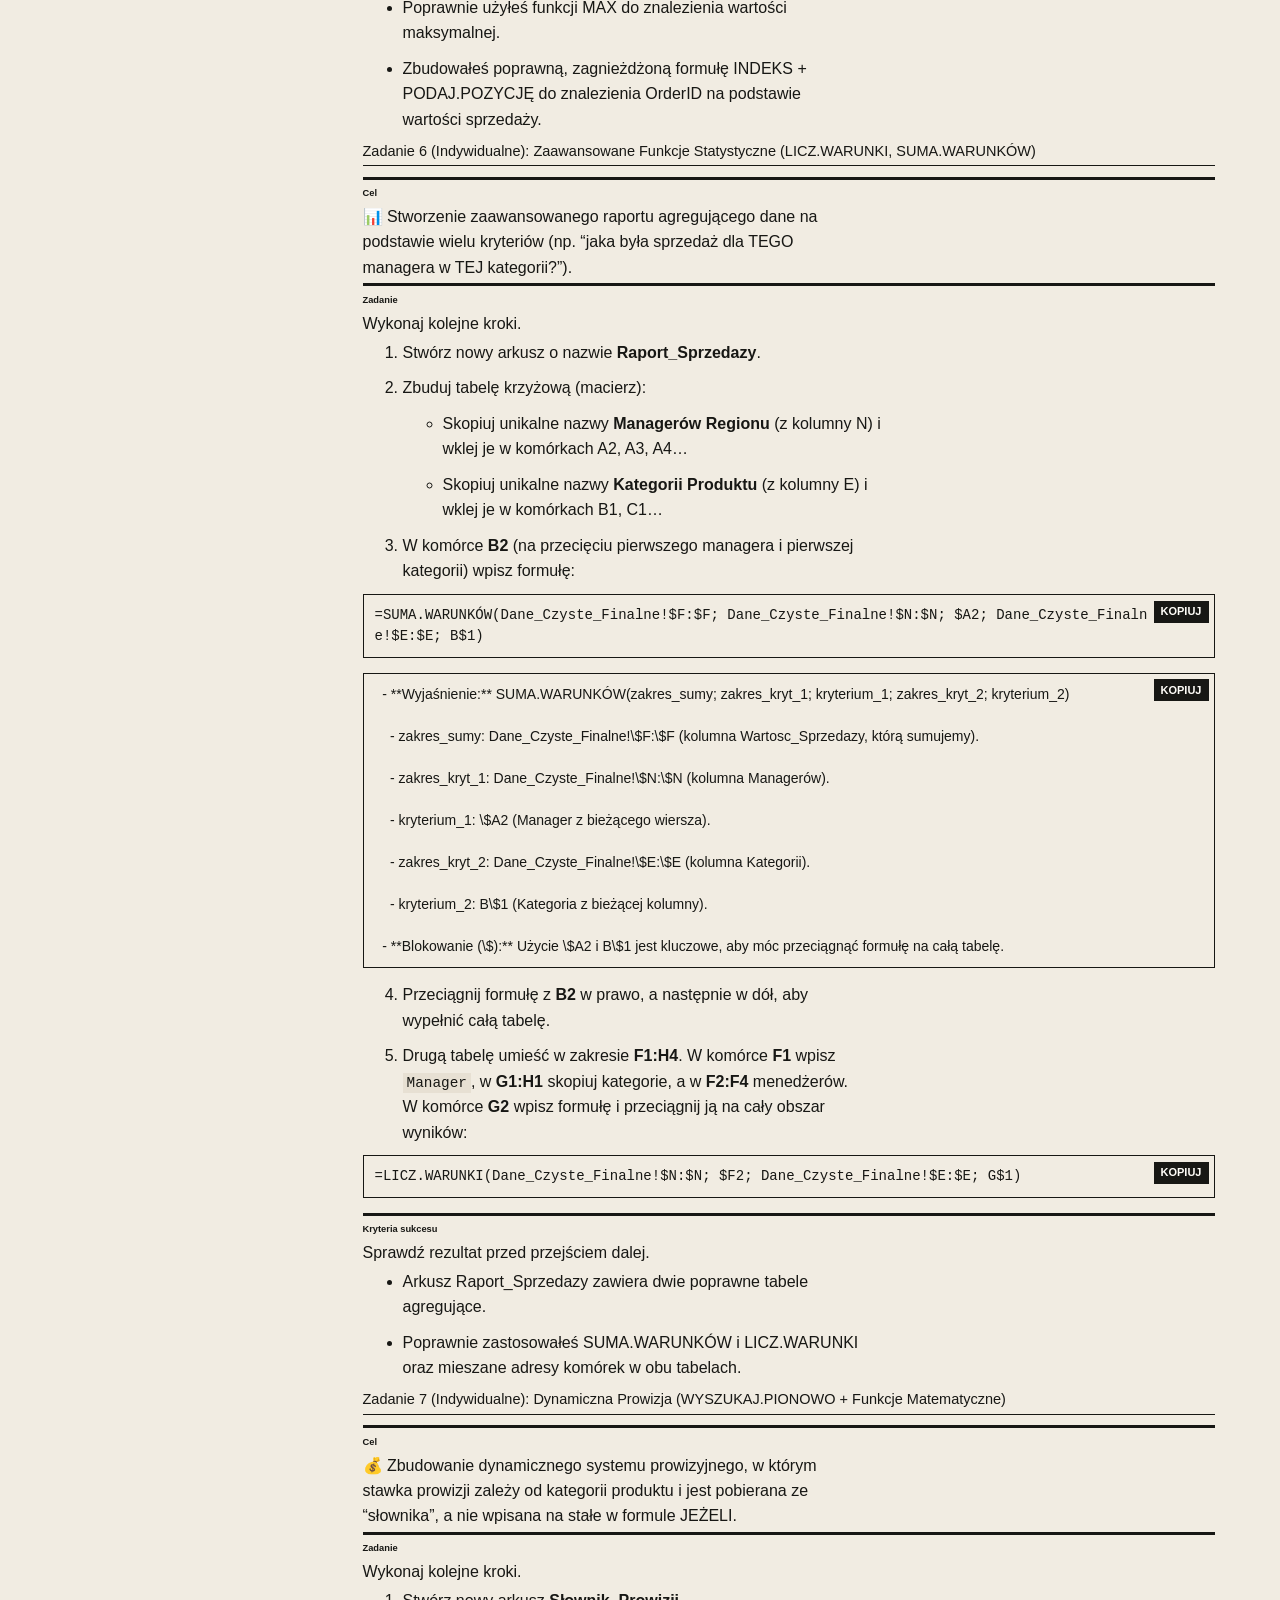
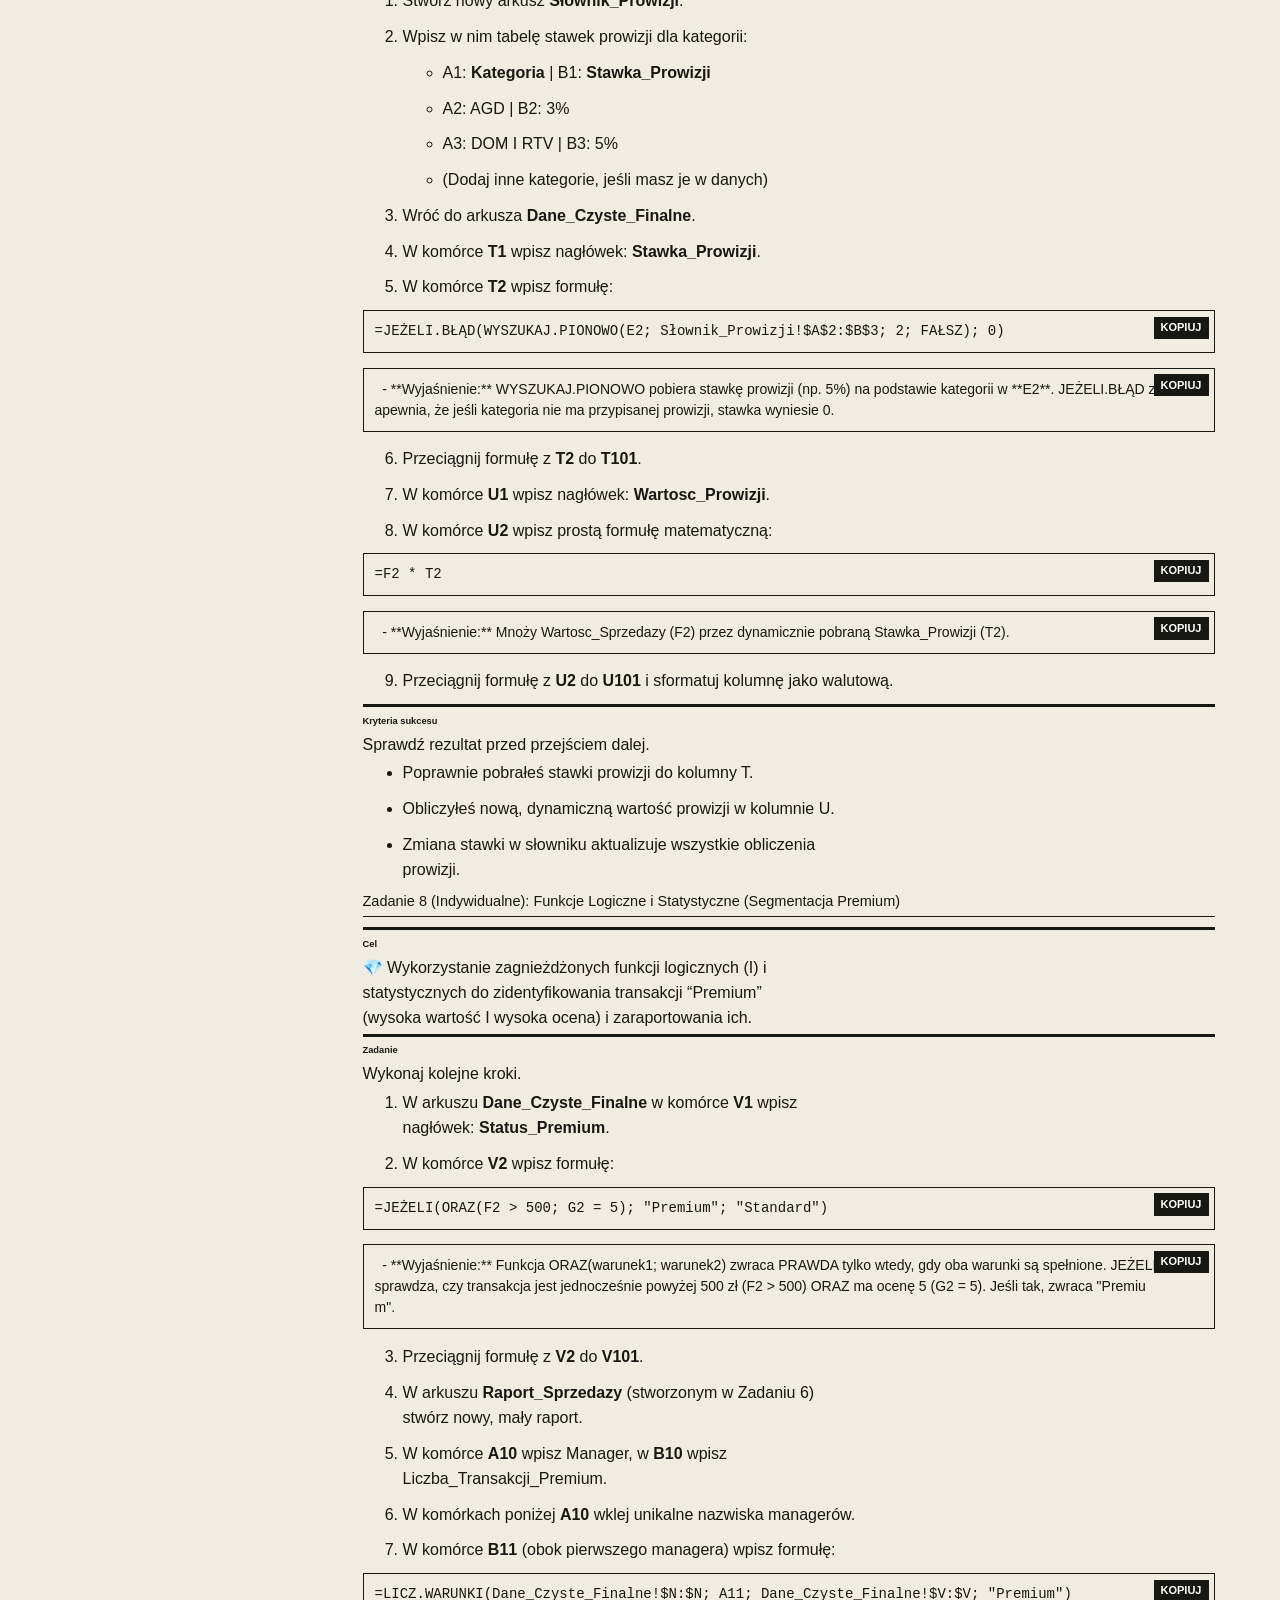
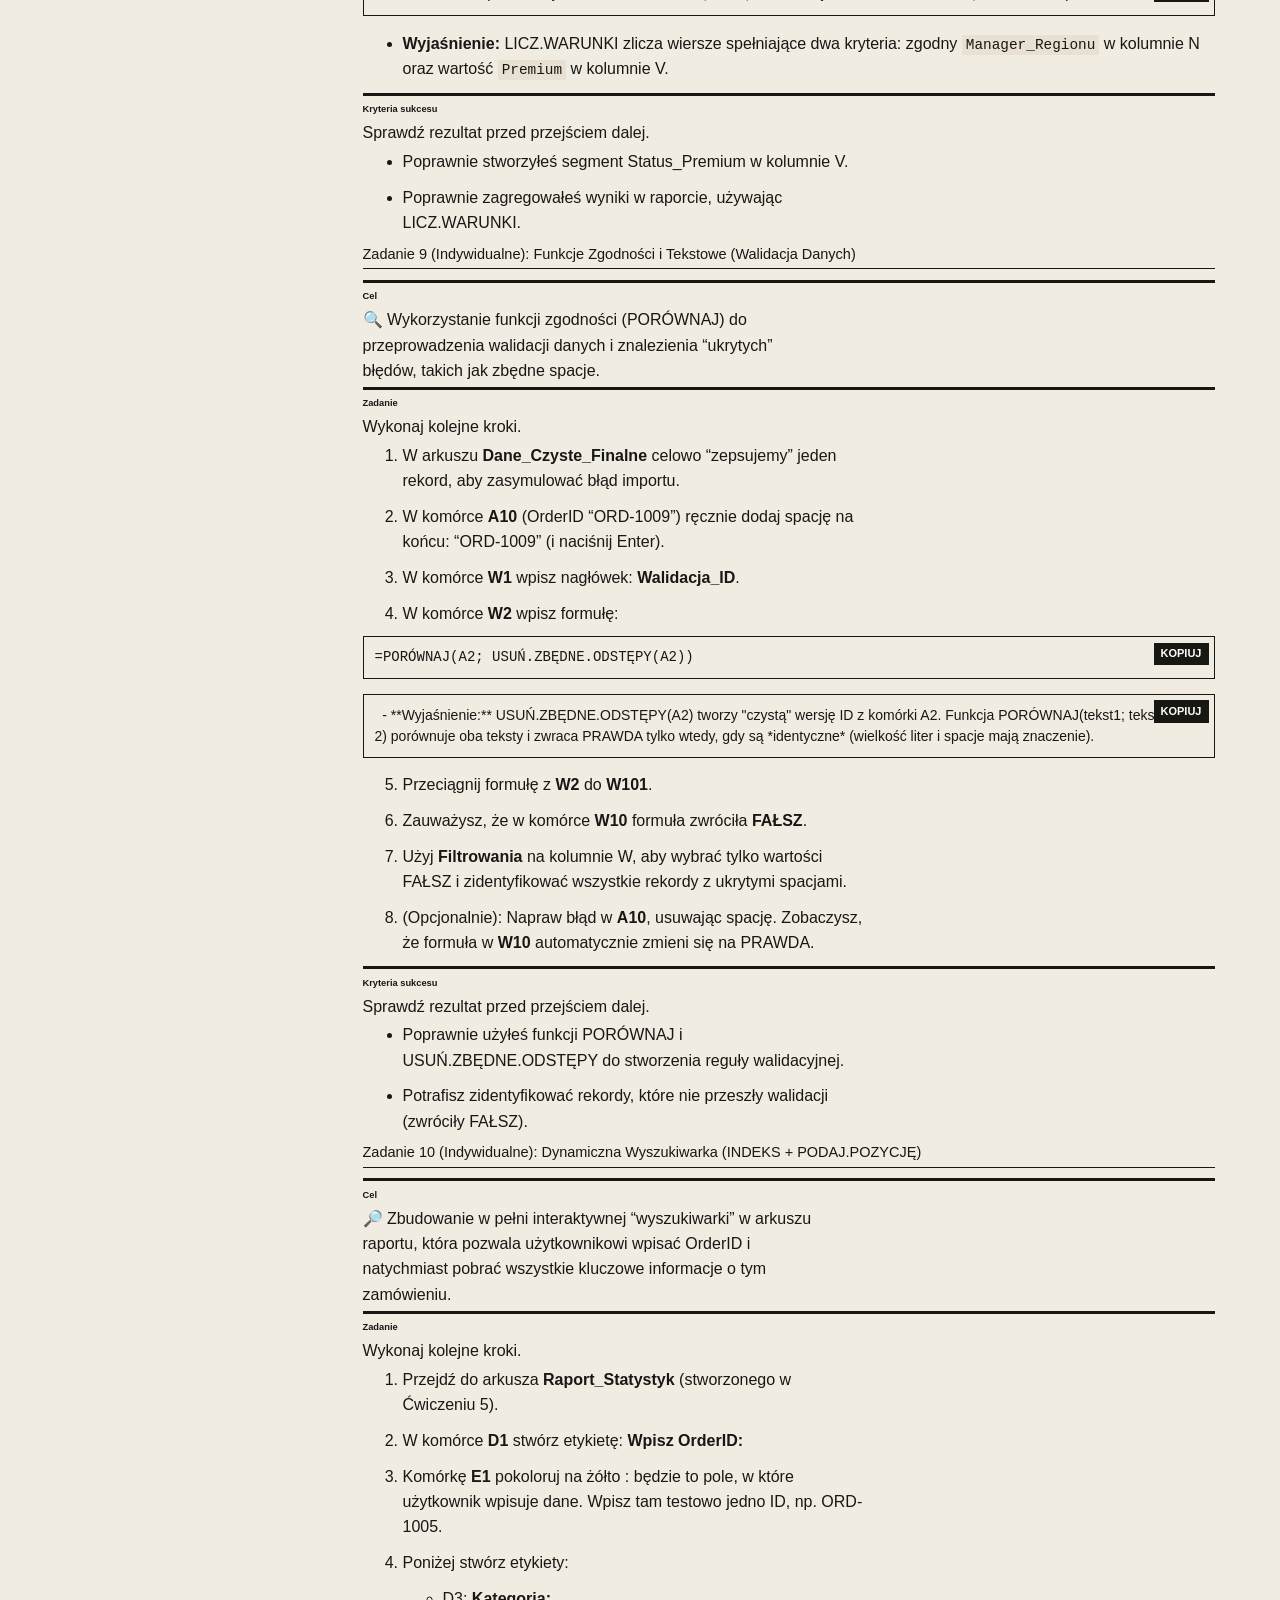
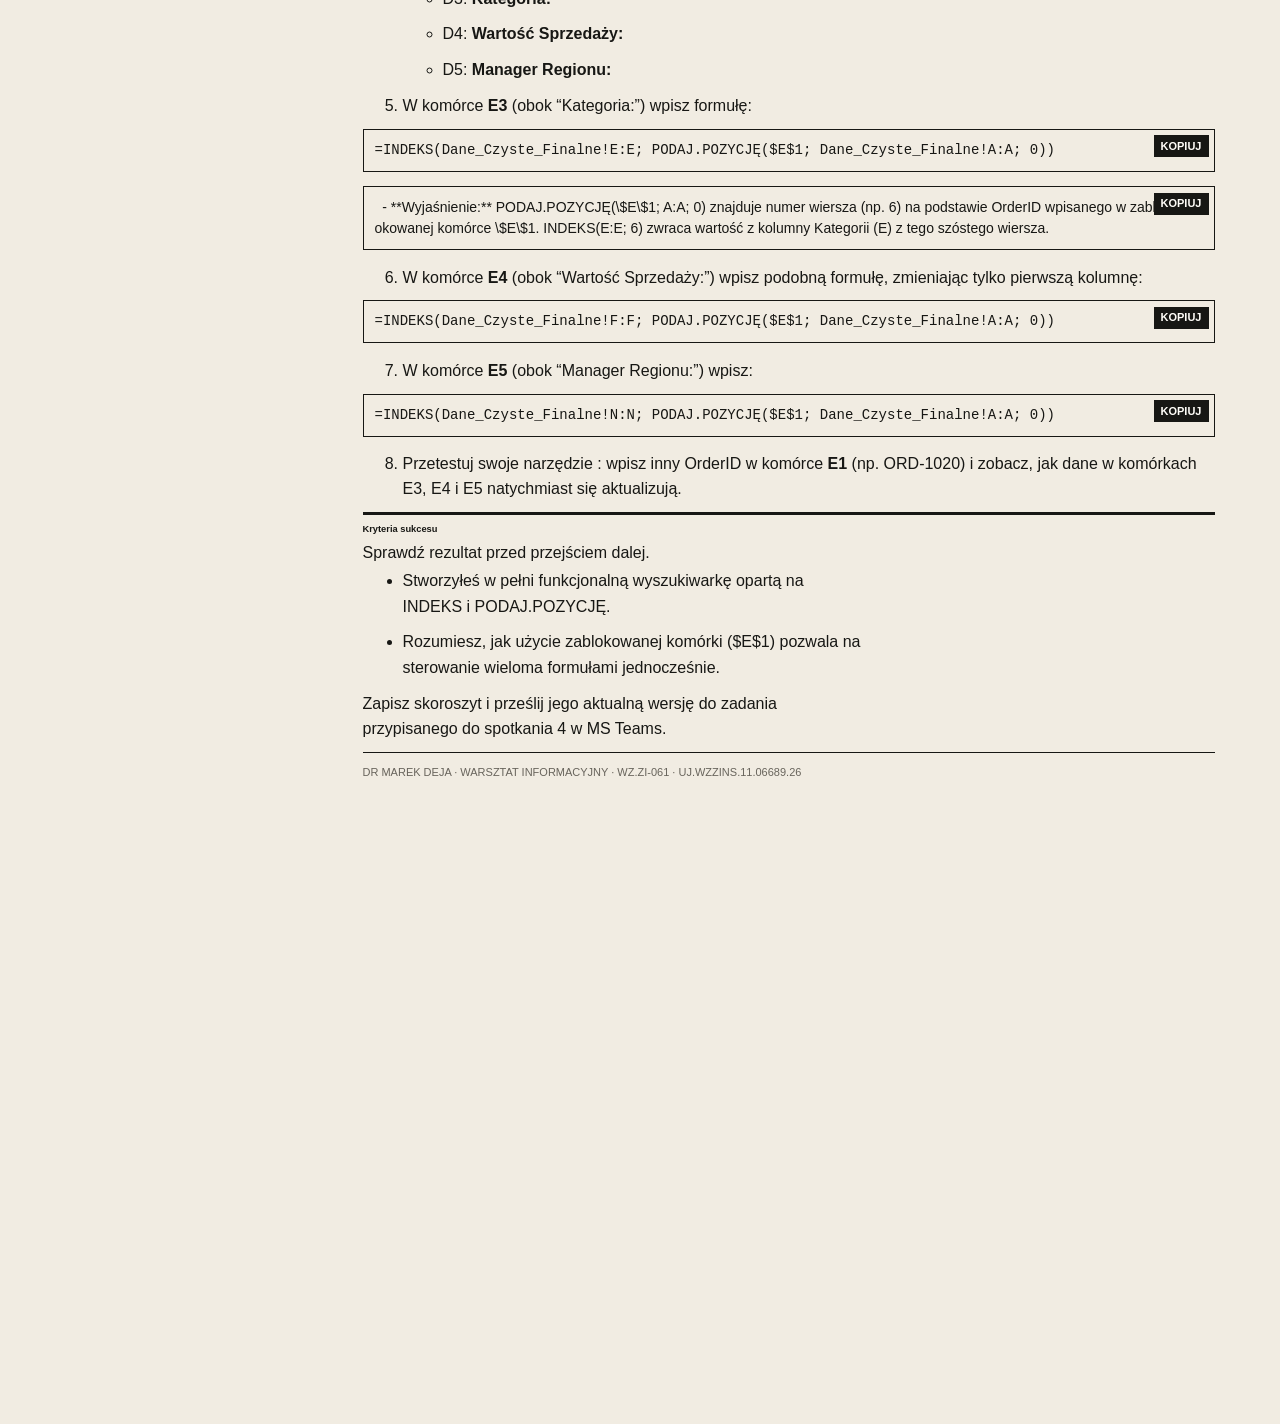
<file: docs/spotkanie-4.html>
<!DOCTYPE html>

<html>

<head>

<meta charset="utf-8" />
<meta name="generator" content="pandoc" />
<meta http-equiv="X-UA-Compatible" content="IE=EDGE" />




<title>Spotkanie 4: raporty i wyszukiwanie</title>

<script src="site_libs/header-attrs-2.31/header-attrs.js"></script>
<script src="site_libs/jquery-3.6.0/jquery-3.6.0.min.js"></script>
<meta name="viewport" content="width=device-width, initial-scale=1" />
<link href="site_libs/bootstrap-3.3.5/css/flatly.min.css" rel="stylesheet" />
<script src="site_libs/bootstrap-3.3.5/js/bootstrap.min.js"></script>
<script src="site_libs/bootstrap-3.3.5/shim/html5shiv.min.js"></script>
<script src="site_libs/bootstrap-3.3.5/shim/respond.min.js"></script>
<style>h1 {font-size: 34px;}
       h1.title {font-size: 38px;}
       h2 {font-size: 30px;}
       h3 {font-size: 24px;}
       h4 {font-size: 18px;}
       h5 {font-size: 16px;}
       h6 {font-size: 12px;}
       code {color: inherit; background-color: rgba(0, 0, 0, 0.04);}
       pre:not([class]) { background-color: white }</style>
<script src="site_libs/jqueryui-1.13.2/jquery-ui.min.js"></script>
<link href="site_libs/tocify-1.9.1/jquery.tocify.css" rel="stylesheet" />
<script src="site_libs/tocify-1.9.1/jquery.tocify.js"></script>
<script src="site_libs/navigation-1.1/tabsets.js"></script>
<link href="site_libs/highlightjs-9.12.0/textmate.css" rel="stylesheet" />
<script src="site_libs/highlightjs-9.12.0/highlight.js"></script>

<style type="text/css">
  code{white-space: pre-wrap;}
  span.smallcaps{font-variant: small-caps;}
  span.underline{text-decoration: underline;}
  div.column{display: inline-block; vertical-align: top; width: 50%;}
  div.hanging-indent{margin-left: 1.5em; text-indent: -1.5em;}
  ul.task-list{list-style: none;}
    </style>

<style type="text/css">code{white-space: pre;}</style>
<script type="text/javascript">
if (window.hljs) {
  hljs.configure({languages: []});
  hljs.initHighlightingOnLoad();
  if (document.readyState && document.readyState === "complete") {
    window.setTimeout(function() { hljs.initHighlighting(); }, 0);
  }
}
</script>






<link rel="stylesheet" href="styles.css" type="text/css" />
<link rel="stylesheet" href="typography.css" type="text/css" />



<style type = "text/css">
.main-container {
  max-width: 940px;
  margin-left: auto;
  margin-right: auto;
}
img {
  max-width:100%;
}
.tabbed-pane {
  padding-top: 12px;
}
.html-widget {
  margin-bottom: 20px;
}
button.code-folding-btn:focus {
  outline: none;
}
summary {
  display: list-item;
}
details > summary > p:only-child {
  display: inline;
}
pre code {
  padding: 0;
}
</style>


<style type="text/css">
.dropdown-submenu {
  position: relative;
}
.dropdown-submenu>.dropdown-menu {
  top: 0;
  left: 100%;
  margin-top: -6px;
  margin-left: -1px;
  border-radius: 0 6px 6px 6px;
}
.dropdown-submenu:hover>.dropdown-menu {
  display: block;
}
.dropdown-submenu>a:after {
  display: block;
  content: " ";
  float: right;
  width: 0;
  height: 0;
  border-color: transparent;
  border-style: solid;
  border-width: 5px 0 5px 5px;
  border-left-color: #cccccc;
  margin-top: 5px;
  margin-right: -10px;
}
.dropdown-submenu:hover>a:after {
  border-left-color: #adb5bd;
}
.dropdown-submenu.pull-left {
  float: none;
}
.dropdown-submenu.pull-left>.dropdown-menu {
  left: -100%;
  margin-left: 10px;
  border-radius: 6px 0 6px 6px;
}
</style>

<script type="text/javascript">
// manage active state of menu based on current page
$(document).ready(function () {
  // active menu anchor
  href = window.location.pathname
  href = href.substr(href.lastIndexOf('/') + 1)
  if (href === "")
    href = "index.html";
  var menuAnchor = $('a[href="' + href + '"]');

  // mark the anchor link active (and if it's in a dropdown, also mark that active)
  var dropdown = menuAnchor.closest('li.dropdown');
  if (window.bootstrap) { // Bootstrap 4+
    menuAnchor.addClass('active');
    dropdown.find('> .dropdown-toggle').addClass('active');
  } else { // Bootstrap 3
    menuAnchor.parent().addClass('active');
    dropdown.addClass('active');
  }

  // Navbar adjustments
  var navHeight = $(".navbar").first().height() + 15;
  var style = document.createElement('style');
  var pt = "padding-top: " + navHeight + "px; ";
  var mt = "margin-top: -" + navHeight + "px; ";
  var css = "";
  // offset scroll position for anchor links (for fixed navbar)
  for (var i = 1; i <= 6; i++) {
    css += ".section h" + i + "{ " + pt + mt + "}\n";
  }
  style.innerHTML = "body {" + pt + "padding-bottom: 40px; }\n" + css;
  document.head.appendChild(style);
});
</script>

<!-- tabsets -->

<style type="text/css">
.tabset-dropdown > .nav-tabs {
  display: inline-table;
  max-height: 500px;
  min-height: 44px;
  overflow-y: auto;
  border: 1px solid #ddd;
  border-radius: 4px;
}

.tabset-dropdown > .nav-tabs > li.active:before, .tabset-dropdown > .nav-tabs.nav-tabs-open:before {
  content: "\e259";
  font-family: 'Glyphicons Halflings';
  display: inline-block;
  padding: 10px;
  border-right: 1px solid #ddd;
}

.tabset-dropdown > .nav-tabs.nav-tabs-open > li.active:before {
  content: "\e258";
  font-family: 'Glyphicons Halflings';
  border: none;
}

.tabset-dropdown > .nav-tabs > li.active {
  display: block;
}

.tabset-dropdown > .nav-tabs > li > a,
.tabset-dropdown > .nav-tabs > li > a:focus,
.tabset-dropdown > .nav-tabs > li > a:hover {
  border: none;
  display: inline-block;
  border-radius: 4px;
  background-color: transparent;
}

.tabset-dropdown > .nav-tabs.nav-tabs-open > li {
  display: block;
  float: none;
}

.tabset-dropdown > .nav-tabs > li {
  display: none;
}
</style>

<!-- code folding -->



<style type="text/css">

#TOC {
  margin: 25px 0px 20px 0px;
}
@media (max-width: 768px) {
#TOC {
  position: relative;
  width: 100%;
}
}

@media print {
.toc-content {
  /* see https://github.com/w3c/csswg-drafts/issues/4434 */
  float: right;
}
}

.toc-content {
  padding-left: 30px;
  padding-right: 40px;
}

div.main-container {
  max-width: 1200px;
}

div.tocify {
  width: 20%;
  max-width: 260px;
  max-height: 85%;
}

@media (min-width: 768px) and (max-width: 991px) {
  div.tocify {
    width: 25%;
  }
}

@media (max-width: 767px) {
  div.tocify {
    width: 100%;
    max-width: none;
  }
}

.tocify ul, .tocify li {
  line-height: 20px;
}

.tocify-subheader .tocify-item {
  font-size: 0.90em;
}

.tocify .list-group-item {
  border-radius: 0px;
}


</style>



</head>

<body>


<div class="container-fluid main-container">


<!-- setup 3col/9col grid for toc_float and main content  -->
<div class="row">
<div class="col-xs-12 col-sm-4 col-md-3">
<div id="TOC" class="tocify">
</div>
</div>

<div class="toc-content col-xs-12 col-sm-8 col-md-9">




<div class="navbar navbar-default  navbar-fixed-top" role="navigation">
  <div class="container">
    <div class="navbar-header">
      <button type="button" class="navbar-toggle collapsed" data-toggle="collapse" data-bs-toggle="collapse" data-target="#navbar" data-bs-target="#navbar">
        <span class="icon-bar"></span>
        <span class="icon-bar"></span>
        <span class="icon-bar"></span>
      </button>
      <a class="navbar-brand" href="index.html">Warsztat informacyjny</a>
    </div>
    <div id="navbar" class="navbar-collapse collapse">
      <ul class="nav navbar-nav">
        <li>
  <a href="index.html">Start</a>
</li>
<li>
  <a href="organizacyjne.html">Organizacja</a>
</li>
<li class="dropdown">
  <a href="#" class="dropdown-toggle" data-toggle="dropdown" role="button" data-bs-toggle="dropdown" aria-expanded="false">
    Spotkania
     
    <span class="caret"></span>
  </a>
  <ul class="dropdown-menu" role="menu">
    <li>
      <a href="spotkanie-1.html">1. Generowanie i standaryzacja</a>
    </li>
    <li>
      <a href="spotkanie-2.html">2. Czyszczenie danych</a>
    </li>
    <li>
      <a href="spotkanie-3.html">3. Funkcje analityczne</a>
    </li>
    <li>
      <a href="spotkanie-4.html">4. Raporty i wyszukiwanie</a>
    </li>
    <li>
      <a href="spotkanie-5.html">5. Wizualizacja i dedukcja</a>
    </li>
    <li>
      <a href="spotkanie-6.html">6. Dashboard i wnioski</a>
    </li>
  </ul>
</li>
<li>
  <a href="ocenianie.html">Ocena</a>
</li>
<li>
  <a href="prompty.html">Prompty</a>
</li>
<li>
  <a href="materialy.html">Materiały</a>
</li>
      </ul>
      <ul class="nav navbar-nav navbar-right">
        <li class="dropdown-header">dr Marek Deja</li>
      </ul>
    </div><!--/.nav-collapse -->
  </div><!--/.container -->
</div><!--/.navbar -->
<div class="course-identity" role="banner">
  <span>dr Marek Deja</span>
  <span>Warsztat informacyjny</span>
  <span>WZ.ZI-061 · UJ.WZZINS.11.06689.26</span>
</div>

<div id="header">



<h1 class="title toc-ignore">Spotkanie 4: raporty i wyszukiwanie</h1>

</div>


<div class="hero">
<h2>
Spotkanie 4 z 6
</h2>
<p>
Wyszukiwanie dwukierunkowe, agregacja wielokryterialna, prowizje i
walidacja.
</p>
</div>
<div class="timebox">
<strong>Plan 90 minut:</strong> 10 min INDEKS i PODAJ.POZYCJĘ, 20 min
raport agregujący, 15 min prowizja, 15 min segmentacja, 15 min
walidacja, 15 min wyszukiwarka.
</div>
<div class="note">
<strong>Przygotowanie:</strong> Otwórz najnowszą wersję skoroszytu.
Potrzebny jest kompletny arkusz Dane_Czyste_Finalne ze spotkania 3.
</div>
<div id="ćwiczenie-5-zaawansowane-wyszukiwanie-indeks-podaj.pozycję"
class="section level2">
<h2>Ćwiczenie 5: Zaawansowane Wyszukiwanie (INDEKS + PODAJ.POZYCJĘ)</h2>
<div class="tilt-card purpose">
<h3>
Cel
</h3>
<p>
👑 Wyszukiwanie wartości w dowolnym kierunku za pomocą funkcji INDEKS i
PODAJ.POZYCJĘ.
</p>
</div>
<div class="tilt-card task">
<h3>
Zadanie
</h3>
<p>
Wykonaj kolejne kroki.
</p>
</div>
<ol style="list-style-type: decimal">
<li><p>Stwórz nowy arkusz <strong>Raport_Statystyk</strong>.</p></li>
<li><p>Chcemy znaleźć OrderID zamówienia o <strong>najwyższej</strong>
wartości sprzedaży. WYSZUKAJ.PIONOWO tego nie potrafi (szuka tylko od
lewej do prawej).</p></li>
<li><p>W komórce <strong>A1</strong> wpisz: Najwyższa sprzedaż:. W
komórce <strong>B1</strong> wpisz formułę:<br />
</p></li>
</ol>
<pre class="excel"><code>=MAX(Dane_Czyste_Finalne!F:F)</code></pre>
<pre><code>  - **Wyjaśnienie:** Funkcja MAX zwraca najwyższą wartość z kolumny F.</code></pre>
<ol start="4" style="list-style-type: decimal">
<li>W komórce <strong>A2</strong> wpisz: OrderID dla MAX:. W komórce
<strong>B2</strong> wpisz formułę:<br />
</li>
</ol>
<pre class="excel"><code>=INDEKS(Dane_Czyste_Finalne!A:A; PODAJ.POZYCJĘ(B1; Dane_Czyste_Finalne!F:F; 0))</code></pre>
<pre><code>  - **Wyjaśnienie (analiza od środka):**

    - B1: Wartość, której szukamy (najwyższa sprzedaż, np. 1000 zł).

    - Dane_Czyste_Finalne!F:F: Kolumna, w której szukamy tej wartości.

    - 0: Oznacza dokładne dopasowanie (jak FAŁSZ w WYSZUKAJ.PIONOWO).

    - PODAJ.POZYCJĘ(B1; F:F; 0): Ta funkcja zwraca **numer wiersza** zawierającego szukaną wartość sprzedaży.

    - INDEKS(Dane_Czyste_Finalne!A:A; ...): Ta funkcja pobiera wartość z podanej kolumny (kolumna A:A, czyli OrderID)...

    - ... ; 45): ...znajdującą się w wierszu o numerze, który podała jej funkcja PODAJ.POZYCJĘ (czyli w wierszu 45).

    - **Rezultat:** Funkcja zwraca OrderID z wiersza zawierającego najwyższą wartość sprzedaży.</code></pre>
<div class="tilt-card criteria">
<h3>
Kryteria sukcesu
</h3>
<p>
Sprawdź rezultat przed przejściem dalej.
</p>
</div>
<ul>
<li><p>Poprawnie użyłeś funkcji MAX do znalezienia wartości
maksymalnej.</p></li>
<li><p>Zbudowałeś poprawną, zagnieżdżoną formułę INDEKS + PODAJ.POZYCJĘ
do znalezienia OrderID na podstawie wartości sprzedaży.</p></li>
</ul>
</div>
<div
id="zadanie-6-indywidualne-zaawansowane-funkcje-statystyczne-licz.warunki-suma.warunków"
class="section level2">
<h2>Zadanie 6 (Indywidualne): Zaawansowane Funkcje Statystyczne
(LICZ.WARUNKI, SUMA.WARUNKÓW)</h2>
<div class="tilt-card purpose">
<h3>
Cel
</h3>
<p>
📊 Stworzenie zaawansowanego raportu agregującego dane na podstawie
wielu kryteriów (np. “jaka była sprzedaż dla TEGO managera w TEJ
kategorii?”).
</p>
</div>
<div class="tilt-card task">
<h3>
Zadanie
</h3>
<p>
Wykonaj kolejne kroki.
</p>
</div>
<ol style="list-style-type: decimal">
<li><p>Stwórz nowy arkusz o nazwie
<strong>Raport_Sprzedazy</strong>.</p></li>
<li><p>Zbuduj tabelę krzyżową (macierz):</p>
<ul>
<li><p>Skopiuj unikalne nazwy <strong>Managerów Regionu</strong> (z
kolumny N) i wklej je w komórkach A2, A3, A4…</p></li>
<li><p>Skopiuj unikalne nazwy <strong>Kategorii Produktu</strong> (z
kolumny E) i wklej je w komórkach B1, C1…</p></li>
</ul></li>
<li><p>W komórce <strong>B2</strong> (na przecięciu pierwszego managera
i pierwszej kategorii) wpisz formułę:<br />
</p></li>
</ol>
<pre class="excel"><code>=SUMA.WARUNKÓW(Dane_Czyste_Finalne!$F:$F; Dane_Czyste_Finalne!$N:$N; $A2; Dane_Czyste_Finalne!$E:$E; B$1)</code></pre>
<pre><code>  - **Wyjaśnienie:** SUMA.WARUNKÓW(zakres_sumy; zakres_kryt_1; kryterium_1; zakres_kryt_2; kryterium_2)

    - zakres_sumy: Dane_Czyste_Finalne!\$F:\$F (kolumna Wartosc_Sprzedazy, którą sumujemy).

    - zakres_kryt_1: Dane_Czyste_Finalne!\$N:\$N (kolumna Managerów).

    - kryterium_1: \$A2 (Manager z bieżącego wiersza).

    - zakres_kryt_2: Dane_Czyste_Finalne!\$E:\$E (kolumna Kategorii).

    - kryterium_2: B\$1 (Kategoria z bieżącej kolumny).

  - **Blokowanie (\$):** Użycie \$A2 i B\$1 jest kluczowe, aby móc przeciągnąć formułę na całą tabelę.</code></pre>
<ol start="4" style="list-style-type: decimal">
<li><p>Przeciągnij formułę z <strong>B2</strong> w prawo, a następnie w
dół, aby wypełnić całą tabelę.</p></li>
<li><p>Drugą tabelę umieść w zakresie <strong>F1:H4</strong>. W komórce
<strong>F1</strong> wpisz <code>Manager</code>, w <strong>G1:H1</strong>
skopiuj kategorie, a w <strong>F2:F4</strong> menedżerów. W komórce
<strong>G2</strong> wpisz formułę i przeciągnij ją na cały obszar
wyników:</p></li>
</ol>
<pre class="excel"><code>=LICZ.WARUNKI(Dane_Czyste_Finalne!$N:$N; $F2; Dane_Czyste_Finalne!$E:$E; G$1)</code></pre>
<div class="tilt-card criteria">
<h3>
Kryteria sukcesu
</h3>
<p>
Sprawdź rezultat przed przejściem dalej.
</p>
</div>
<ul>
<li><p>Arkusz Raport_Sprzedazy zawiera dwie poprawne tabele
agregujące.</p></li>
<li><p>Poprawnie zastosowałeś SUMA.WARUNKÓW i LICZ.WARUNKI oraz mieszane
adresy komórek w obu tabelach.</p></li>
</ul>
</div>
<div
id="zadanie-7-indywidualne-dynamiczna-prowizja-wyszukaj.pionowo-funkcje-matematyczne"
class="section level2">
<h2>Zadanie 7 (Indywidualne): Dynamiczna Prowizja (WYSZUKAJ.PIONOWO +
Funkcje Matematyczne)</h2>
<div class="tilt-card purpose">
<h3>
Cel
</h3>
<p>
💰 Zbudowanie dynamicznego systemu prowizyjnego, w którym stawka
prowizji zależy od kategorii produktu i jest pobierana ze “słownika”, a
nie wpisana na stałe w formule JEŻELI.
</p>
</div>
<div class="tilt-card task">
<h3>
Zadanie
</h3>
<p>
Wykonaj kolejne kroki.
</p>
</div>
<ol style="list-style-type: decimal">
<li><p>Stwórz nowy arkusz <strong>Słownik_Prowizji</strong>.</p></li>
<li><p>Wpisz w nim tabelę stawek prowizji dla kategorii:</p>
<ul>
<li><p>A1: <strong>Kategoria</strong> | B1:
<strong>Stawka_Prowizji</strong></p></li>
<li><p>A2: AGD | B2: 3%</p></li>
<li><p>A3: DOM I RTV | B3: 5%</p></li>
<li><p>(Dodaj inne kategorie, jeśli masz je w danych)</p></li>
</ul></li>
<li><p>Wróć do arkusza <strong>Dane_Czyste_Finalne</strong>.</p></li>
<li><p>W komórce <strong>T1</strong> wpisz nagłówek:
<strong>Stawka_Prowizji</strong>.</p></li>
<li><p>W komórce <strong>T2</strong> wpisz formułę:<br />
</p></li>
</ol>
<pre class="excel"><code>=JEŻELI.BŁĄD(WYSZUKAJ.PIONOWO(E2; Słownik_Prowizji!$A$2:$B$3; 2; FAŁSZ); 0)</code></pre>
<pre><code>  - **Wyjaśnienie:** WYSZUKAJ.PIONOWO pobiera stawkę prowizji (np. 5%) na podstawie kategorii w **E2**. JEŻELI.BŁĄD zapewnia, że jeśli kategoria nie ma przypisanej prowizji, stawka wyniesie 0.</code></pre>
<ol start="6" style="list-style-type: decimal">
<li><p>Przeciągnij formułę z <strong>T2</strong> do
<strong>T101</strong>.</p></li>
<li><p>W komórce <strong>U1</strong> wpisz nagłówek:
<strong>Wartosc_Prowizji</strong>.</p></li>
<li><p>W komórce <strong>U2</strong> wpisz prostą formułę
matematyczną:<br />
</p></li>
</ol>
<pre class="excel"><code>=F2 * T2</code></pre>
<pre><code>  - **Wyjaśnienie:** Mnoży Wartosc_Sprzedazy (F2) przez dynamicznie pobraną Stawka_Prowizji (T2).</code></pre>
<ol start="9" style="list-style-type: decimal">
<li>Przeciągnij formułę z <strong>U2</strong> do <strong>U101</strong> i
sformatuj kolumnę jako walutową.</li>
</ol>
<div class="tilt-card criteria">
<h3>
Kryteria sukcesu
</h3>
<p>
Sprawdź rezultat przed przejściem dalej.
</p>
</div>
<ul>
<li><p>Poprawnie pobrałeś stawki prowizji do kolumny T.</p></li>
<li><p>Obliczyłeś nową, dynamiczną wartość prowizji w kolumnie
U.</p></li>
<li><p>Zmiana stawki w słowniku aktualizuje wszystkie obliczenia
prowizji.</p></li>
</ul>
</div>
<div
id="zadanie-8-indywidualne-funkcje-logiczne-i-statystyczne-segmentacja-premium"
class="section level2">
<h2>Zadanie 8 (Indywidualne): Funkcje Logiczne i Statystyczne
(Segmentacja Premium)</h2>
<div class="tilt-card purpose">
<h3>
Cel
</h3>
<p>
💎 Wykorzystanie zagnieżdżonych funkcji logicznych (I) i statystycznych
do zidentyfikowania transakcji “Premium” (wysoka wartość I wysoka ocena)
i zaraportowania ich.
</p>
</div>
<div class="tilt-card task">
<h3>
Zadanie
</h3>
<p>
Wykonaj kolejne kroki.
</p>
</div>
<ol style="list-style-type: decimal">
<li><p>W arkuszu <strong>Dane_Czyste_Finalne</strong> w komórce
<strong>V1</strong> wpisz nagłówek:
<strong>Status_Premium</strong>.</p></li>
<li><p>W komórce <strong>V2</strong> wpisz formułę:<br />
</p></li>
</ol>
<pre class="excel"><code>=JEŻELI(ORAZ(F2 &gt; 500; G2 = 5); &quot;Premium&quot;; &quot;Standard&quot;)</code></pre>
<pre><code>  - **Wyjaśnienie:** Funkcja ORAZ(warunek1; warunek2) zwraca PRAWDA tylko wtedy, gdy oba warunki są spełnione. JEŻELI sprawdza, czy transakcja jest jednocześnie powyżej 500 zł (F2 &gt; 500) ORAZ ma ocenę 5 (G2 = 5). Jeśli tak, zwraca &quot;Premium&quot;.</code></pre>
<ol start="3" style="list-style-type: decimal">
<li><p>Przeciągnij formułę z <strong>V2</strong> do
<strong>V101</strong>.</p></li>
<li><p>W arkuszu <strong>Raport_Sprzedazy</strong> (stworzonym w Zadaniu
6) stwórz nowy, mały raport.</p></li>
<li><p>W komórce <strong>A10</strong> wpisz Manager, w
<strong>B10</strong> wpisz Liczba_Transakcji_Premium.</p></li>
<li><p>W komórkach poniżej <strong>A10</strong> wklej unikalne nazwiska
managerów.</p></li>
<li><p>W komórce <strong>B11</strong> (obok pierwszego managera) wpisz
formułę:</p></li>
</ol>
<pre class="excel"><code>=LICZ.WARUNKI(Dane_Czyste_Finalne!$N:$N; A11; Dane_Czyste_Finalne!$V:$V; &quot;Premium&quot;)</code></pre>
<ul>
<li><strong>Wyjaśnienie:</strong> LICZ.WARUNKI zlicza wiersze
spełniające dwa kryteria: zgodny <code>Manager_Regionu</code> w kolumnie
N oraz wartość <code>Premium</code> w kolumnie V.</li>
</ul>
<div class="tilt-card criteria">
<h3>
Kryteria sukcesu
</h3>
<p>
Sprawdź rezultat przed przejściem dalej.
</p>
</div>
<ul>
<li><p>Poprawnie stworzyłeś segment Status_Premium w kolumnie
V.</p></li>
<li><p>Poprawnie zagregowałeś wyniki w raporcie, używając
LICZ.WARUNKI.</p></li>
</ul>
</div>
<div
id="zadanie-9-indywidualne-funkcje-zgodności-i-tekstowe-walidacja-danych"
class="section level2">
<h2>Zadanie 9 (Indywidualne): Funkcje Zgodności i Tekstowe (Walidacja
Danych)</h2>
<div class="tilt-card purpose">
<h3>
Cel
</h3>
<p>
🔍 Wykorzystanie funkcji zgodności (PORÓWNAJ) do przeprowadzenia
walidacji danych i znalezienia “ukrytych” błędów, takich jak zbędne
spacje.
</p>
</div>
<div class="tilt-card task">
<h3>
Zadanie
</h3>
<p>
Wykonaj kolejne kroki.
</p>
</div>
<ol style="list-style-type: decimal">
<li><p>W arkuszu <strong>Dane_Czyste_Finalne</strong> celowo “zepsujemy”
jeden rekord, aby zasymulować błąd importu.</p></li>
<li><p>W komórce <strong>A10</strong> (OrderID “ORD-1009”) ręcznie dodaj
spację na końcu: “ORD-1009” (i naciśnij Enter).</p></li>
<li><p>W komórce <strong>W1</strong> wpisz nagłówek:
<strong>Walidacja_ID</strong>.</p></li>
<li><p>W komórce <strong>W2</strong> wpisz formułę:<br />
</p></li>
</ol>
<pre class="excel"><code>=PORÓWNAJ(A2; USUŃ.ZBĘDNE.ODSTĘPY(A2))</code></pre>
<pre><code>  - **Wyjaśnienie:** USUŃ.ZBĘDNE.ODSTĘPY(A2) tworzy &quot;czystą&quot; wersję ID z komórki A2. Funkcja PORÓWNAJ(tekst1; tekst2) porównuje oba teksty i zwraca PRAWDA tylko wtedy, gdy są *identyczne* (wielkość liter i spacje mają znaczenie).</code></pre>
<ol start="5" style="list-style-type: decimal">
<li><p>Przeciągnij formułę z <strong>W2</strong> do
<strong>W101</strong>.</p></li>
<li><p>Zauważysz, że w komórce <strong>W10</strong> formuła zwróciła
<strong>FAŁSZ</strong>.</p></li>
<li><p>Użyj <strong>Filtrowania</strong> na kolumnie W, aby wybrać tylko
wartości FAŁSZ i zidentyfikować wszystkie rekordy z ukrytymi
spacjami.</p></li>
<li><p>(Opcjonalnie): Napraw błąd w <strong>A10</strong>, usuwając
spację. Zobaczysz, że formuła w <strong>W10</strong> automatycznie
zmieni się na PRAWDA.</p></li>
</ol>
<div class="tilt-card criteria">
<h3>
Kryteria sukcesu
</h3>
<p>
Sprawdź rezultat przed przejściem dalej.
</p>
</div>
<ul>
<li><p>Poprawnie użyłeś funkcji PORÓWNAJ i USUŃ.ZBĘDNE.ODSTĘPY do
stworzenia reguły walidacyjnej.</p></li>
<li><p>Potrafisz zidentyfikować rekordy, które nie przeszły walidacji
(zwróciły FAŁSZ).</p></li>
</ul>
</div>
<div
id="zadanie-10-indywidualne-dynamiczna-wyszukiwarka-indeks-podaj.pozycję"
class="section level2">
<h2>Zadanie 10 (Indywidualne): Dynamiczna Wyszukiwarka (INDEKS +
PODAJ.POZYCJĘ)</h2>
<div class="tilt-card purpose">
<h3>
Cel
</h3>
<p>
🔎 Zbudowanie w pełni interaktywnej “wyszukiwarki” w arkuszu raportu,
która pozwala użytkownikowi wpisać OrderID i natychmiast pobrać
wszystkie kluczowe informacje o tym zamówieniu.
</p>
</div>
<div class="tilt-card task">
<h3>
Zadanie
</h3>
<p>
Wykonaj kolejne kroki.
</p>
</div>
<ol style="list-style-type: decimal">
<li><p>Przejdź do arkusza <strong>Raport_Statystyk</strong> (stworzonego
w Ćwiczeniu 5).</p></li>
<li><p>W komórce <strong>D1</strong> stwórz etykietę: <strong>Wpisz
OrderID:</strong></p></li>
<li><p>Komórkę <strong>E1</strong> pokoloruj na żółto : będzie to pole,
w które użytkownik wpisuje dane. Wpisz tam testowo jedno ID, np.
ORD-1005.</p></li>
<li><p>Poniżej stwórz etykiety:</p>
<ul>
<li><p>D3: <strong>Kategoria:</strong></p></li>
<li><p>D4: <strong>Wartość Sprzedaży:</strong></p></li>
<li><p>D5: <strong>Manager Regionu:</strong></p></li>
</ul></li>
<li><p>W komórce <strong>E3</strong> (obok “Kategoria:”) wpisz
formułę:<br />
</p></li>
</ol>
<pre class="excel"><code>=INDEKS(Dane_Czyste_Finalne!E:E; PODAJ.POZYCJĘ($E$1; Dane_Czyste_Finalne!A:A; 0))</code></pre>
<pre><code>  - **Wyjaśnienie:** PODAJ.POZYCJĘ(\$E\$1; A:A; 0) znajduje numer wiersza (np. 6) na podstawie OrderID wpisanego w zablokowanej komórce \$E\$1. INDEKS(E:E; 6) zwraca wartość z kolumny Kategorii (E) z tego szóstego wiersza.</code></pre>
<ol start="6" style="list-style-type: decimal">
<li>W komórce <strong>E4</strong> (obok “Wartość Sprzedaży:”) wpisz
podobną formułę, zmieniając tylko pierwszą kolumnę:<br />
</li>
</ol>
<pre class="excel"><code>=INDEKS(Dane_Czyste_Finalne!F:F; PODAJ.POZYCJĘ($E$1; Dane_Czyste_Finalne!A:A; 0))</code></pre>
<ol start="7" style="list-style-type: decimal">
<li>W komórce <strong>E5</strong> (obok “Manager Regionu:”) wpisz:<br />
</li>
</ol>
<pre class="excel"><code>=INDEKS(Dane_Czyste_Finalne!N:N; PODAJ.POZYCJĘ($E$1; Dane_Czyste_Finalne!A:A; 0))</code></pre>
<ol start="8" style="list-style-type: decimal">
<li>Przetestuj swoje narzędzie : wpisz inny OrderID w komórce
<strong>E1</strong> (np. ORD-1020) i zobacz, jak dane w komórkach E3, E4
i E5 natychmiast się aktualizują.</li>
</ol>
<div class="tilt-card criteria">
<h3>
Kryteria sukcesu
</h3>
<p>
Sprawdź rezultat przed przejściem dalej.
</p>
</div>
<ul>
<li><p>Stworzyłeś w pełni funkcjonalną wyszukiwarkę opartą na INDEKS i
PODAJ.POZYCJĘ.</p></li>
<li><p>Rozumiesz, jak użycie zablokowanej komórki ($E$1) pozwala na
sterowanie wieloma formułami jednocześnie.</p></li>
</ul>
<p>Zapisz skoroszyt i prześlij jego aktualną wersję do zadania
przypisanego do spotkania 4 w MS Teams.</p>
</div>

<footer class="course-footer">
  <p>dr Marek Deja · Warsztat informacyjny · WZ.ZI-061 · UJ.WZZINS.11.06689.26</p>
</footer>
<script src="script.js"></script>


</div>
</div>

</div>

<script>

// add bootstrap table styles to pandoc tables
function bootstrapStylePandocTables() {
  $('tr.odd').parent('tbody').parent('table').addClass('table table-condensed');
}
$(document).ready(function () {
  bootstrapStylePandocTables();
});


</script>

<!-- tabsets -->

<script>
$(document).ready(function () {
  window.buildTabsets("TOC");
});

$(document).ready(function () {
  $('.tabset-dropdown > .nav-tabs > li').click(function () {
    $(this).parent().toggleClass('nav-tabs-open');
  });
});
</script>

<!-- code folding -->

<script>
$(document).ready(function ()  {

    // temporarily add toc-ignore selector to headers for the consistency with Pandoc
    $('.unlisted.unnumbered').addClass('toc-ignore')

    // move toc-ignore selectors from section div to header
    $('div.section.toc-ignore')
        .removeClass('toc-ignore')
        .children('h1,h2,h3,h4,h5').addClass('toc-ignore');

    // establish options
    var options = {
      selectors: "h1,h2,h3",
      theme: "bootstrap3",
      context: '.toc-content',
      hashGenerator: function (text) {
        return text.replace(/[.\\/?&!#<>]/g, '').replace(/\s/g, '_');
      },
      ignoreSelector: ".toc-ignore",
      scrollTo: 0
    };
    options.showAndHide = true;
    options.smoothScroll = true;

    // tocify
    var toc = $("#TOC").tocify(options).data("toc-tocify");
});
</script>

<!-- dynamically load mathjax for compatibility with self-contained -->
<script>
  (function () {
    var script = document.createElement("script");
    script.type = "text/javascript";
    script.src  = "https://mathjax.rstudio.com/latest/MathJax.js?config=TeX-AMS-MML_HTMLorMML";
    document.getElementsByTagName("head")[0].appendChild(script);
  })();
</script>

</body>
</html>
</file>
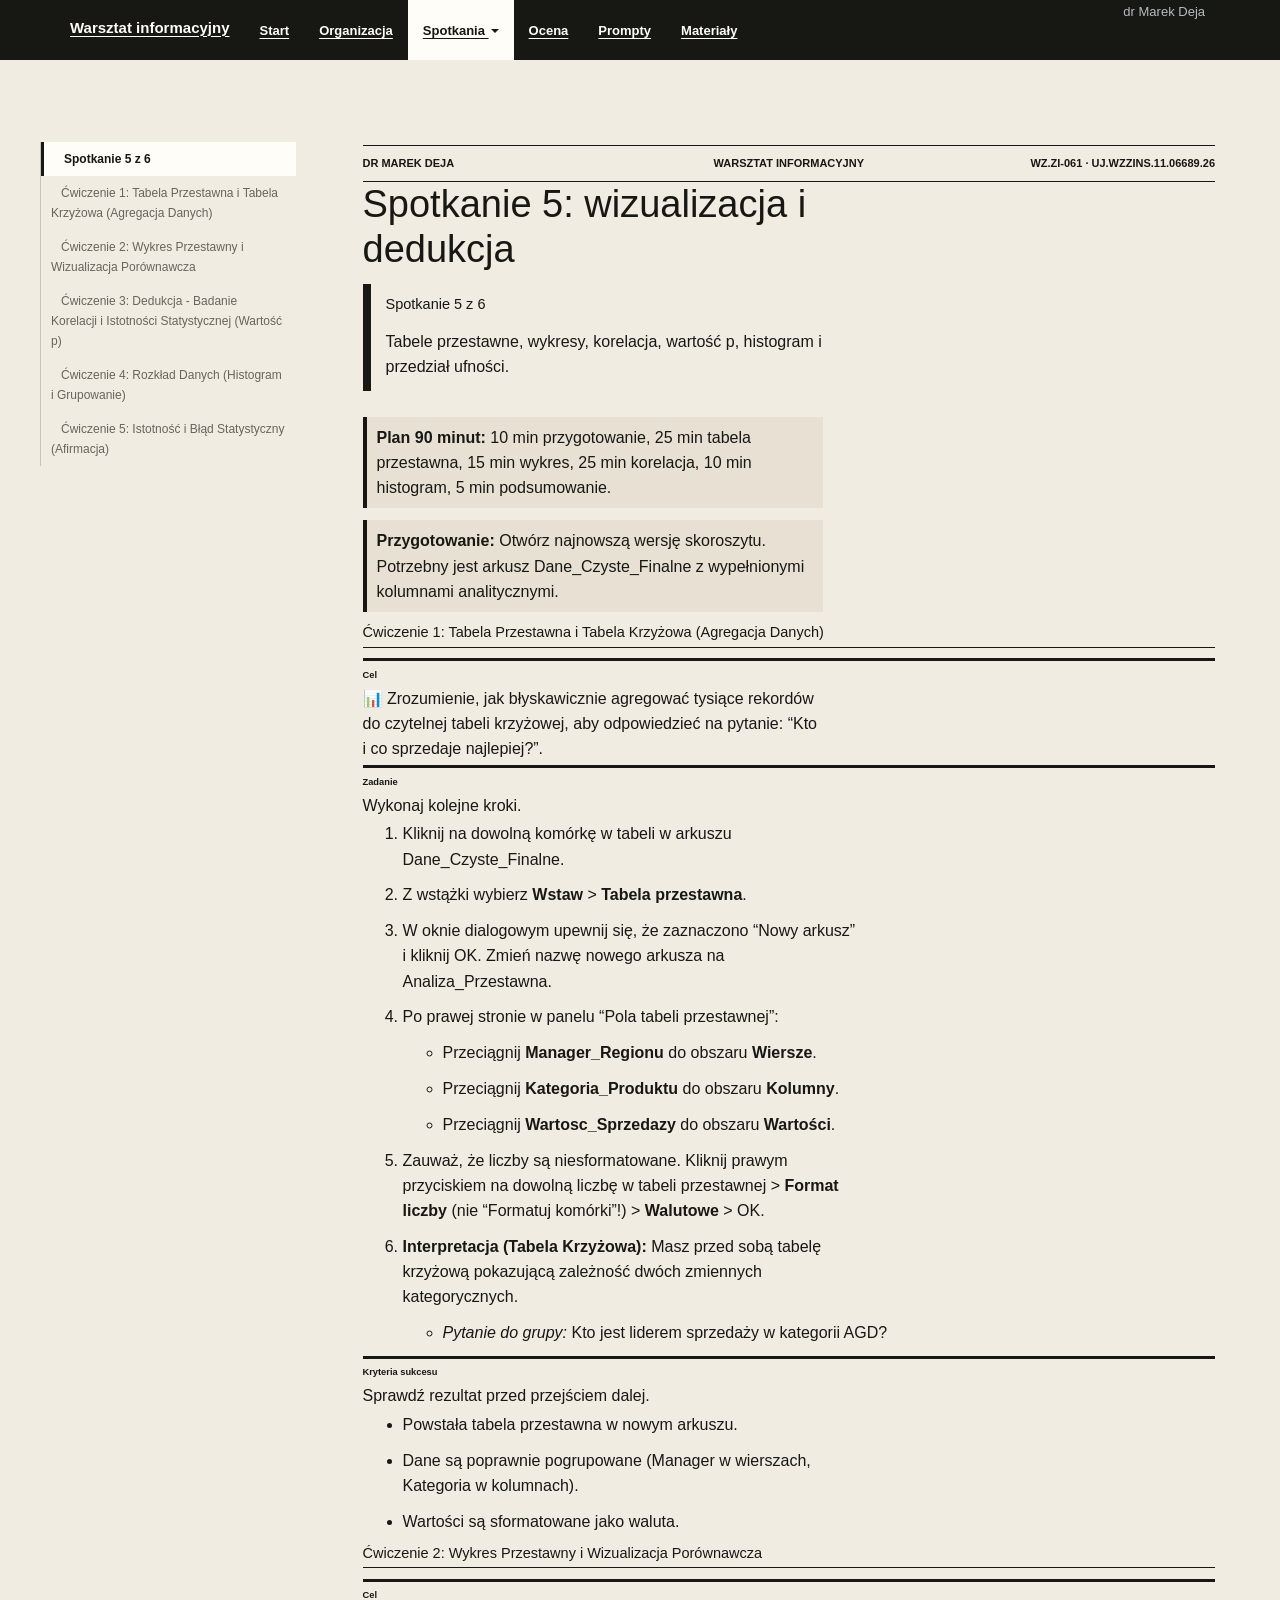
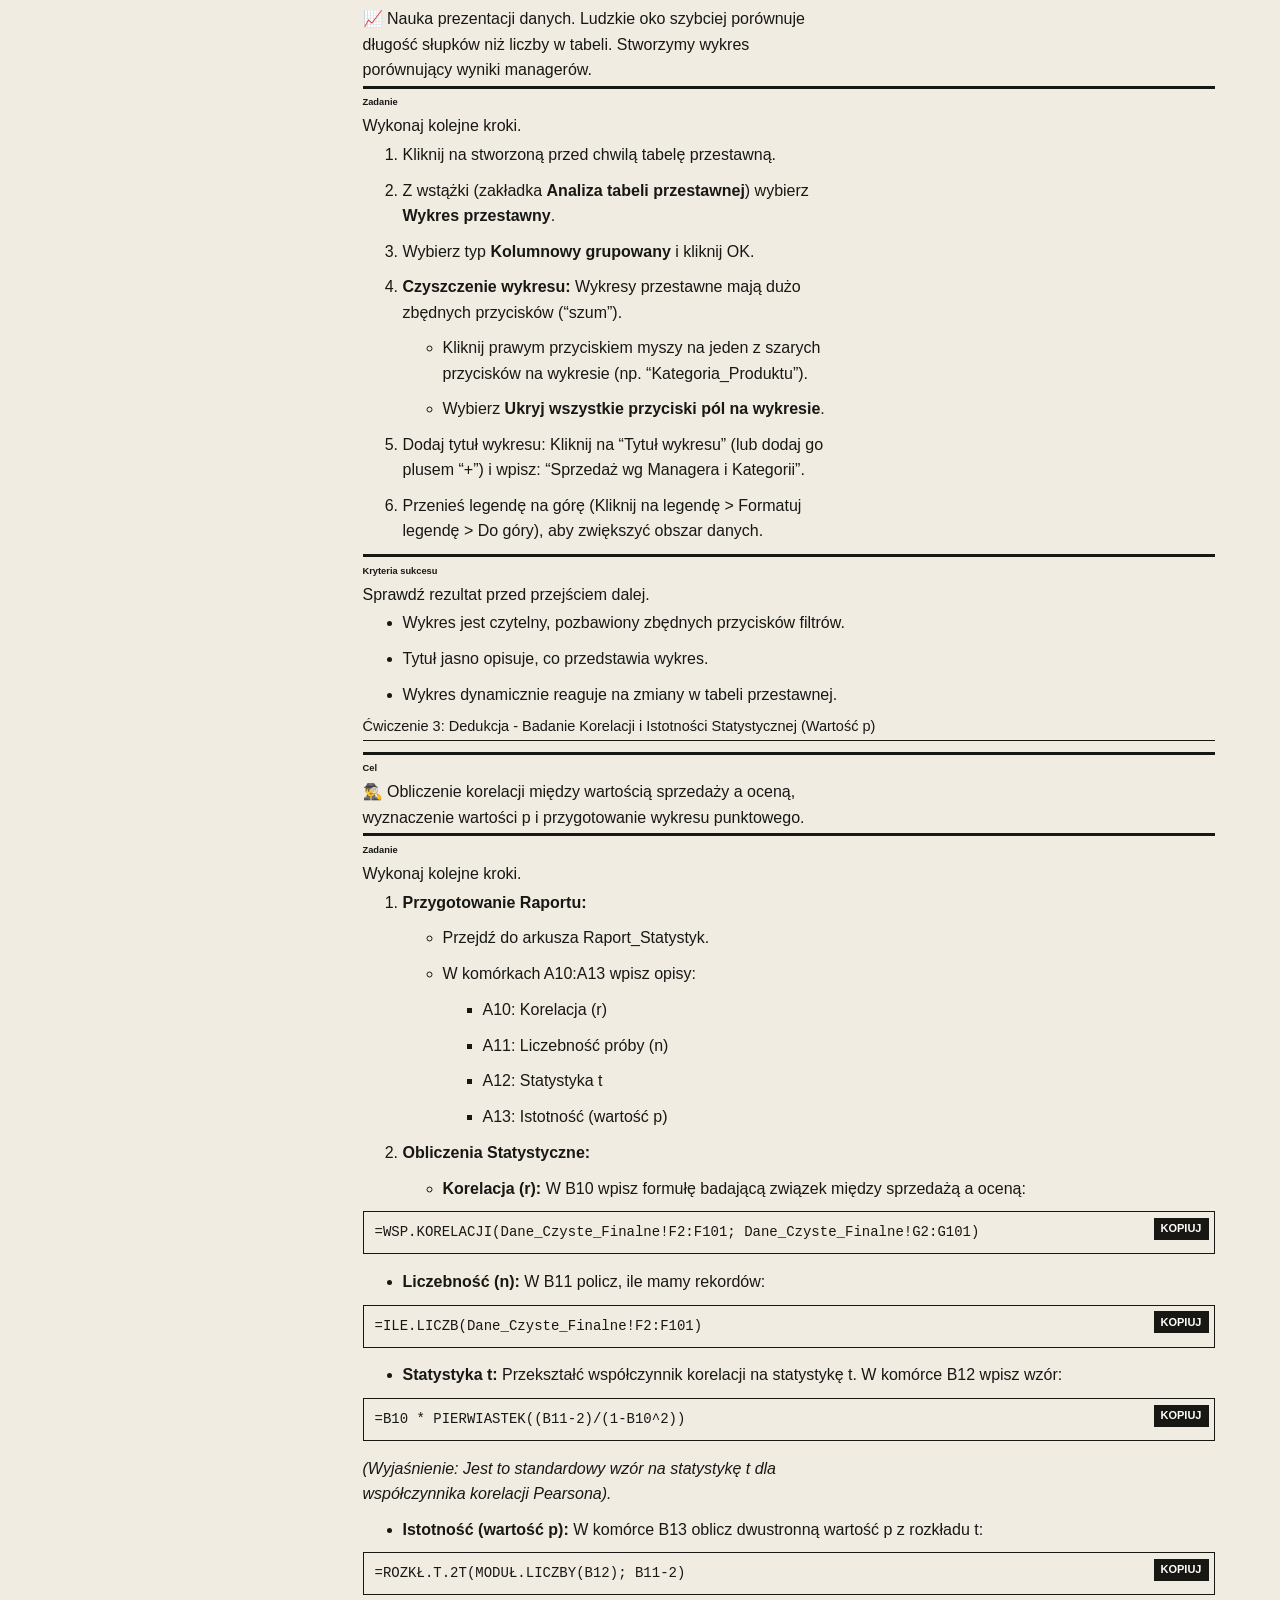
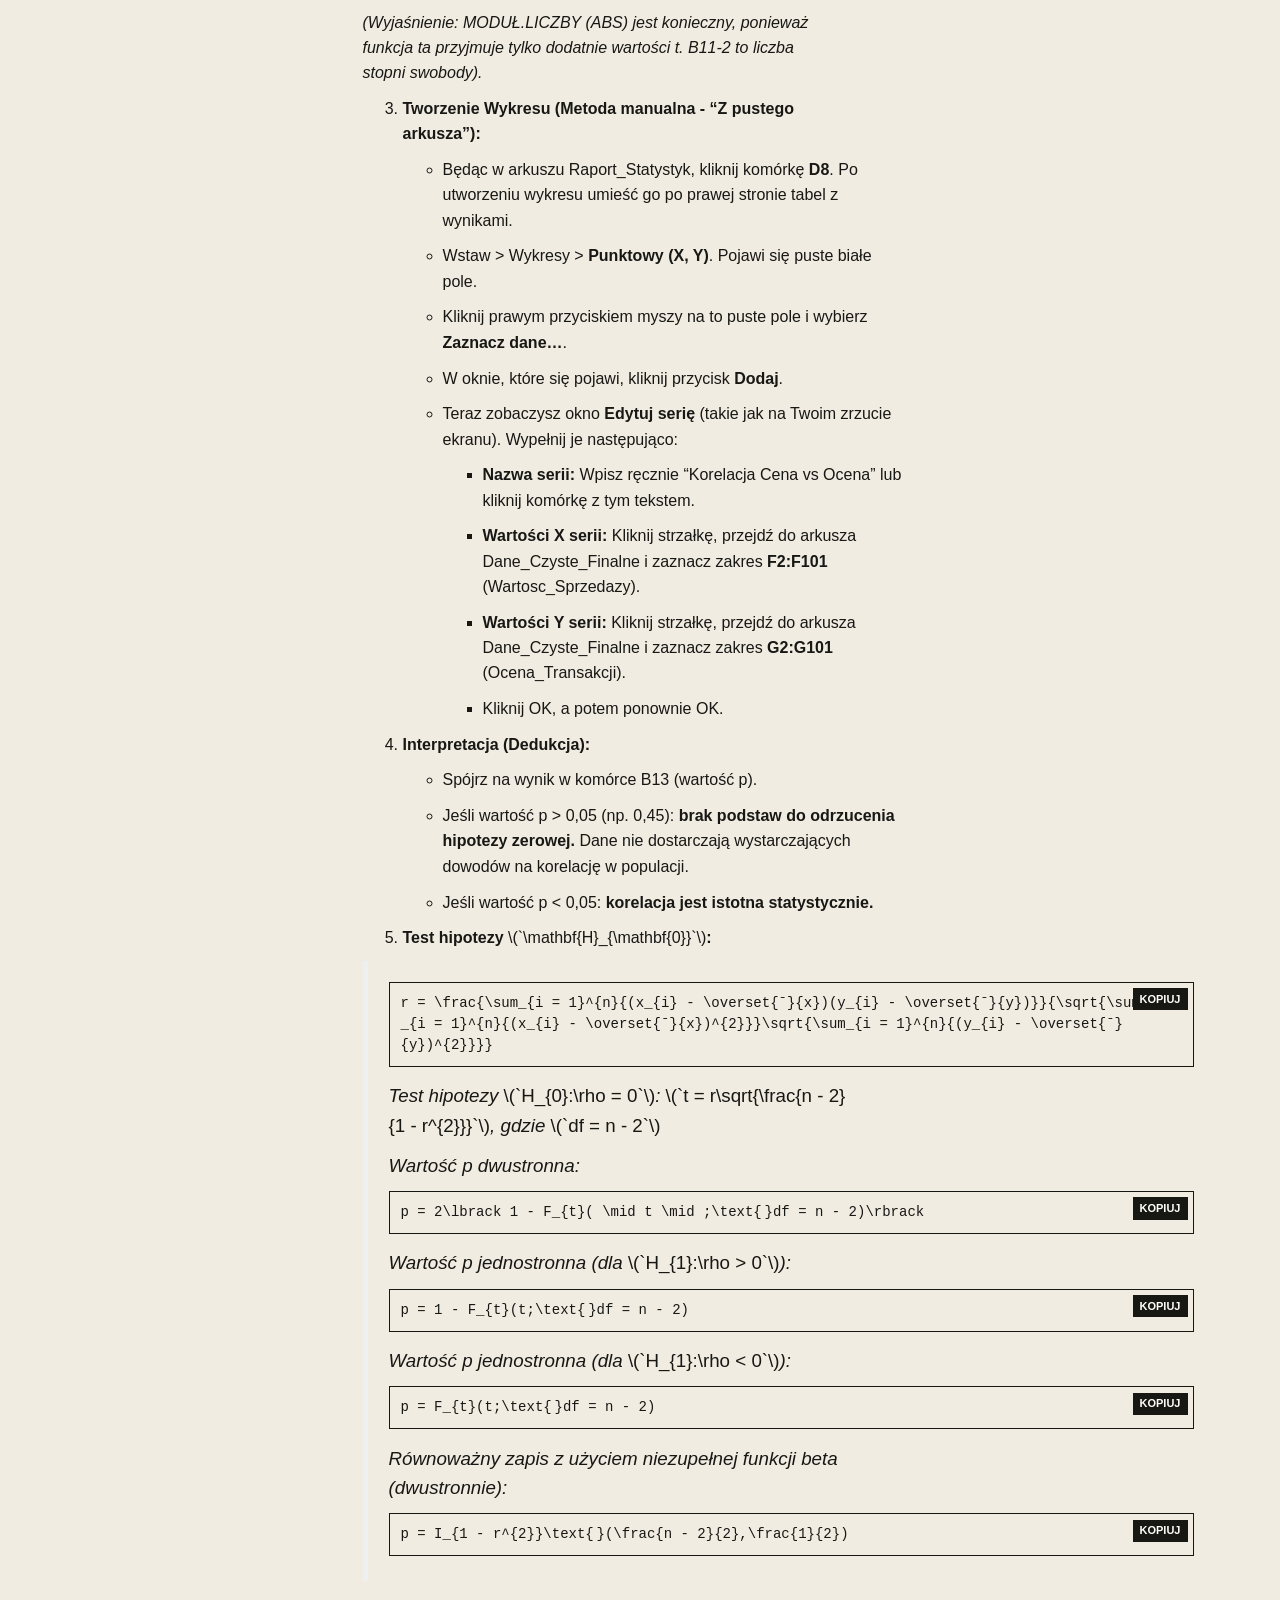
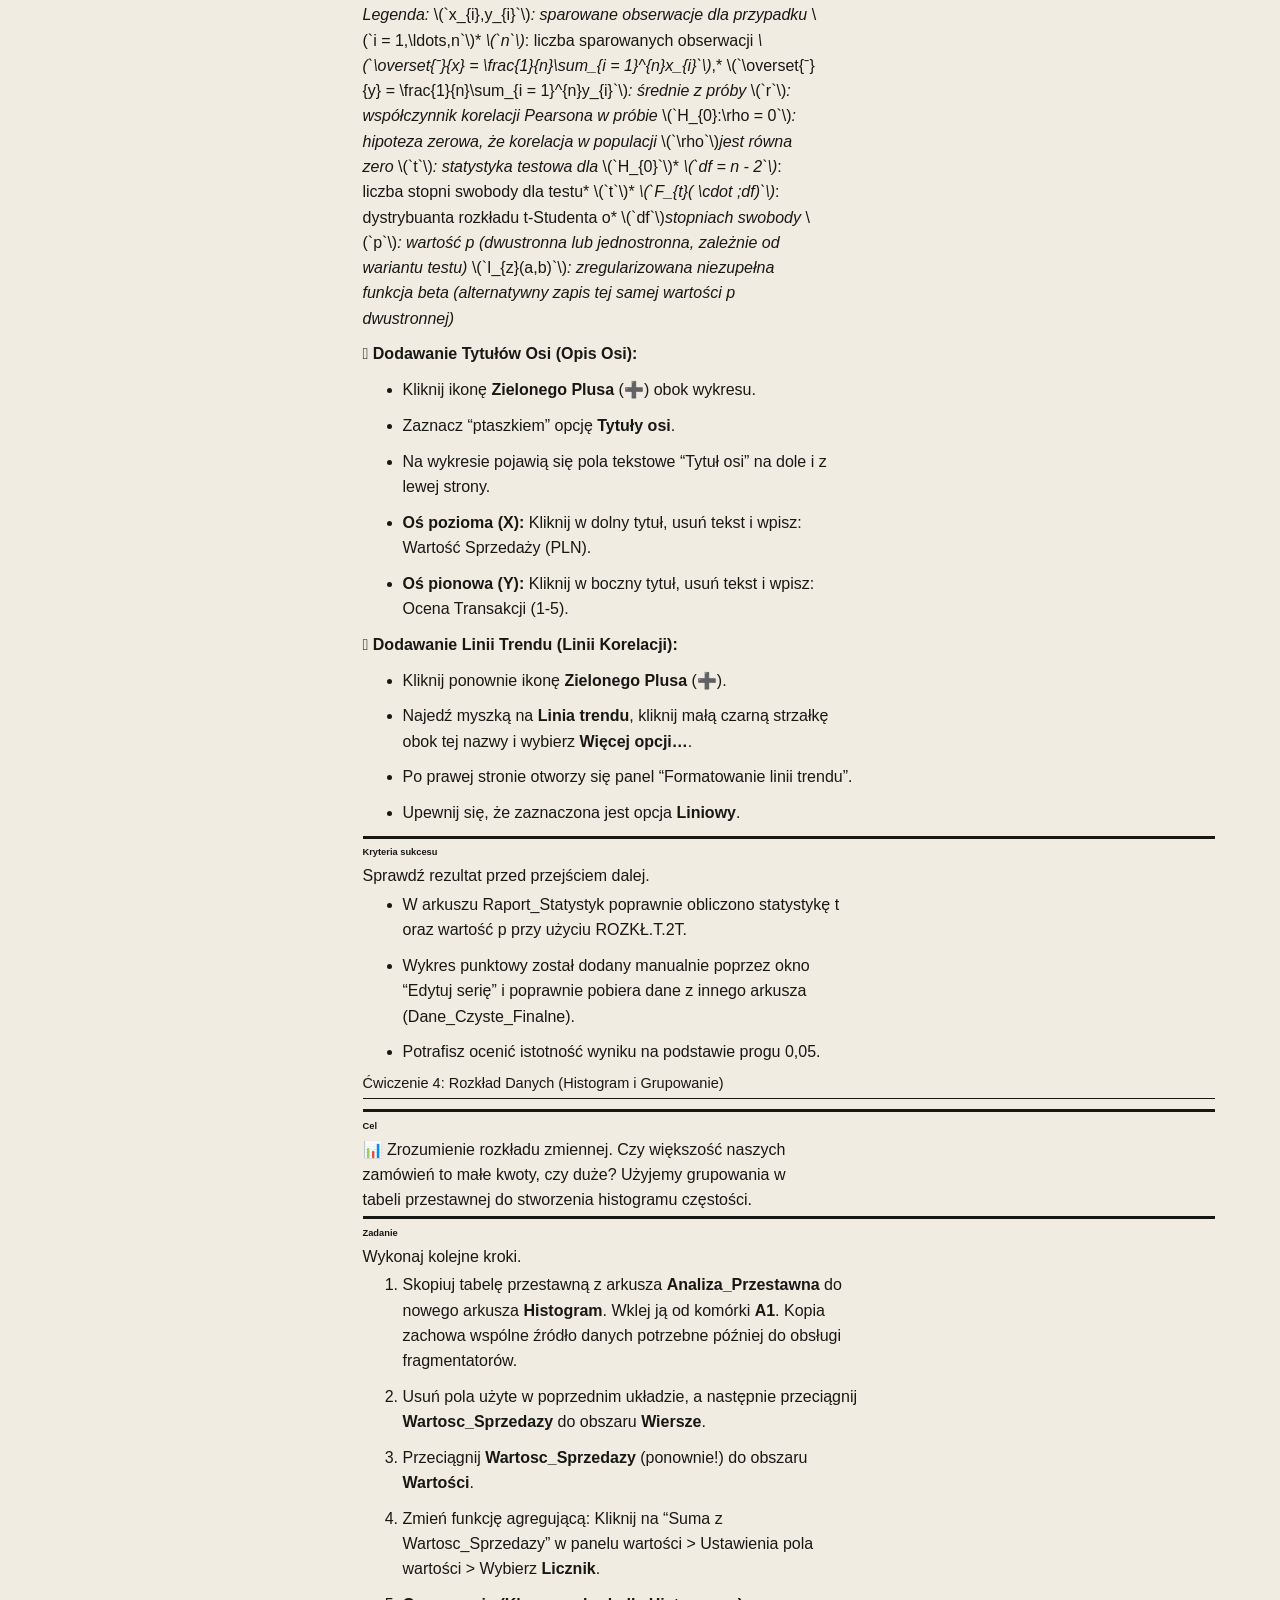
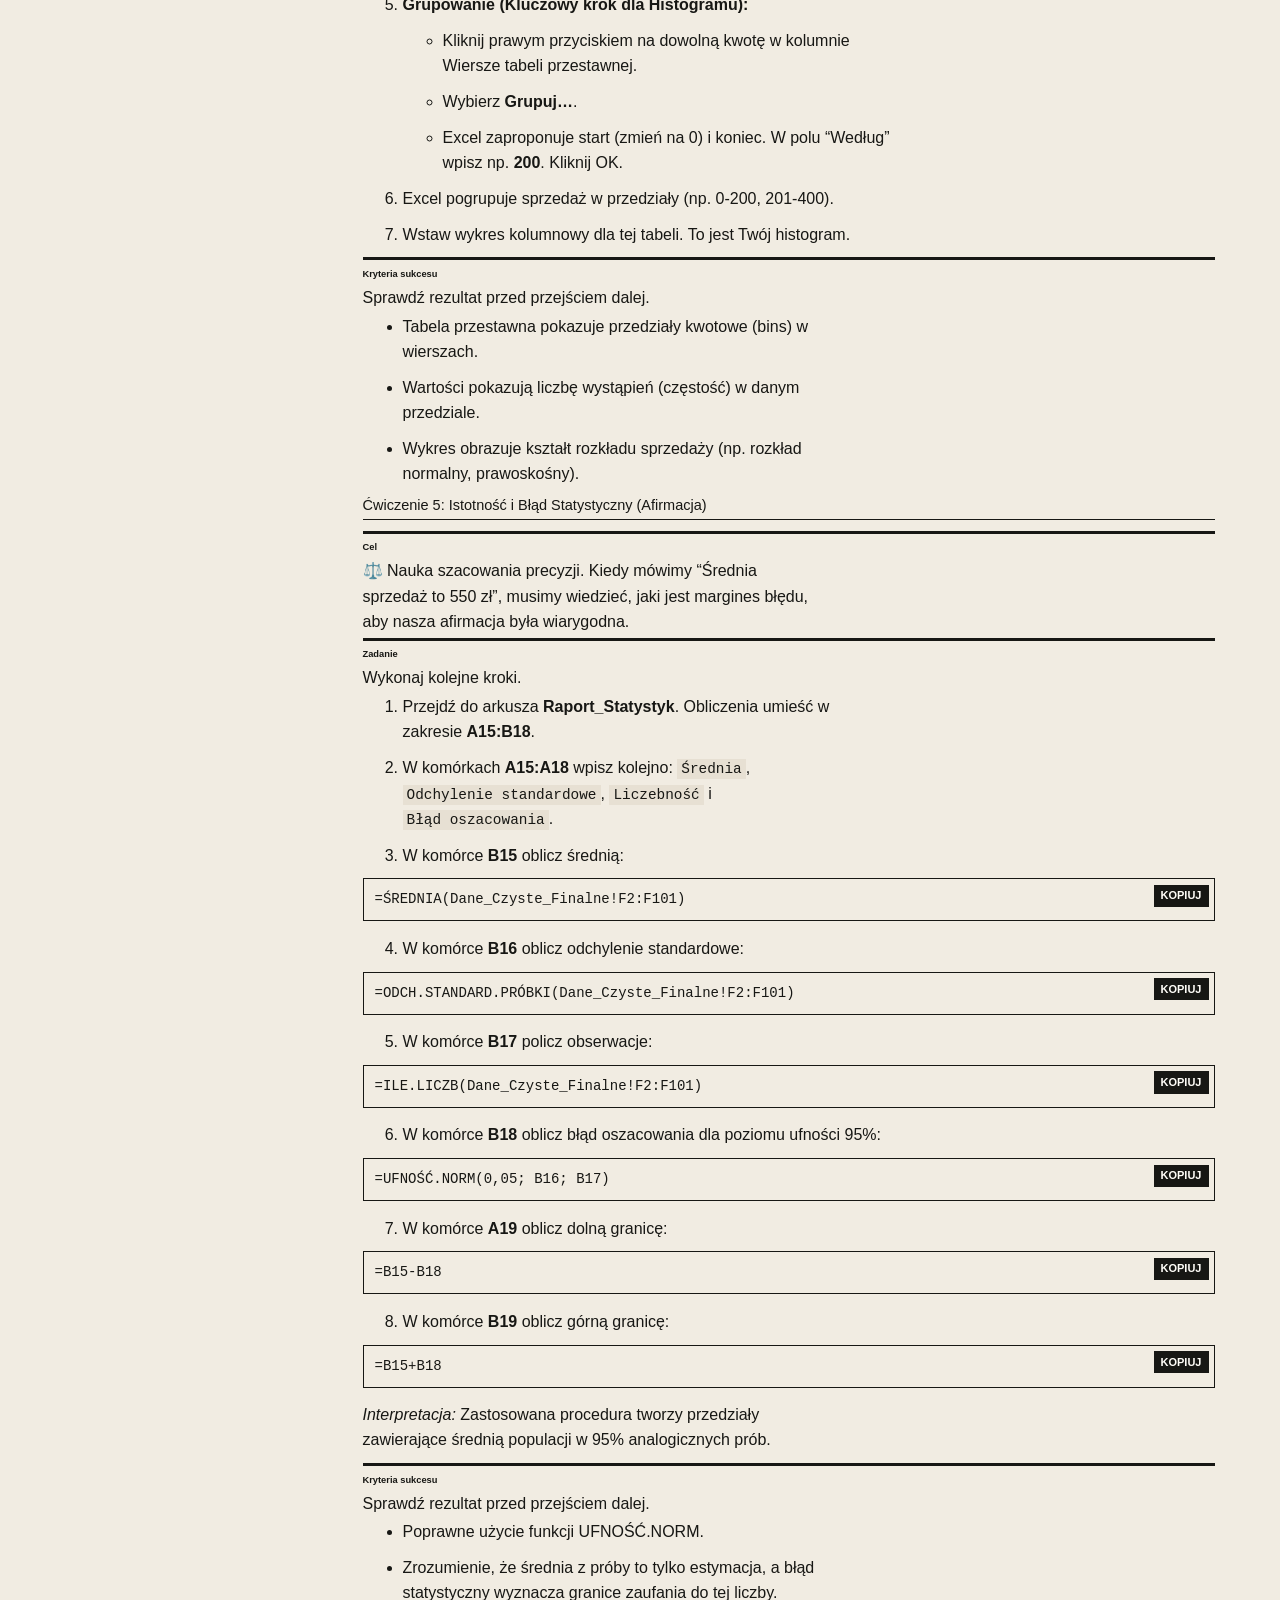
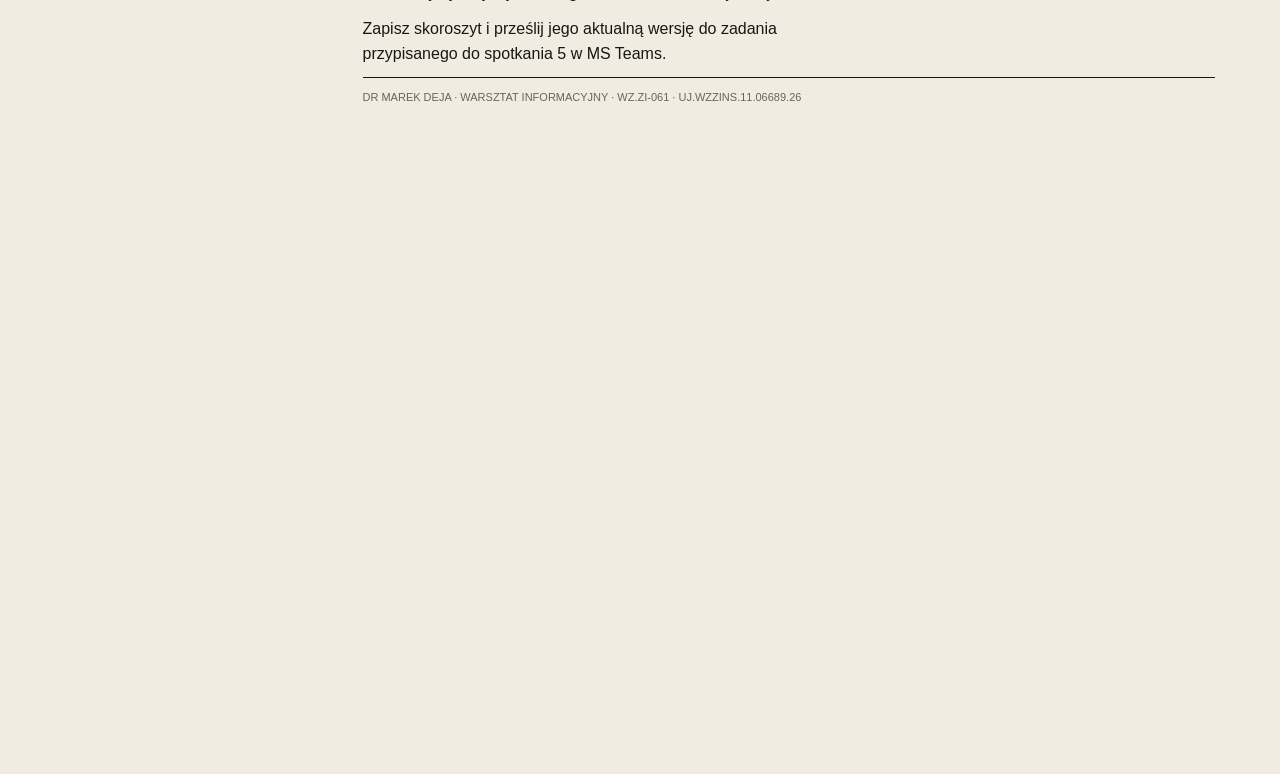
<file: docs/spotkanie-5.html>
<!DOCTYPE html>

<html>

<head>

<meta charset="utf-8" />
<meta name="generator" content="pandoc" />
<meta http-equiv="X-UA-Compatible" content="IE=EDGE" />




<title>Spotkanie 5: wizualizacja i dedukcja</title>

<script src="site_libs/header-attrs-2.31/header-attrs.js"></script>
<script src="site_libs/jquery-3.6.0/jquery-3.6.0.min.js"></script>
<meta name="viewport" content="width=device-width, initial-scale=1" />
<link href="site_libs/bootstrap-3.3.5/css/flatly.min.css" rel="stylesheet" />
<script src="site_libs/bootstrap-3.3.5/js/bootstrap.min.js"></script>
<script src="site_libs/bootstrap-3.3.5/shim/html5shiv.min.js"></script>
<script src="site_libs/bootstrap-3.3.5/shim/respond.min.js"></script>
<style>h1 {font-size: 34px;}
       h1.title {font-size: 38px;}
       h2 {font-size: 30px;}
       h3 {font-size: 24px;}
       h4 {font-size: 18px;}
       h5 {font-size: 16px;}
       h6 {font-size: 12px;}
       code {color: inherit; background-color: rgba(0, 0, 0, 0.04);}
       pre:not([class]) { background-color: white }</style>
<script src="site_libs/jqueryui-1.13.2/jquery-ui.min.js"></script>
<link href="site_libs/tocify-1.9.1/jquery.tocify.css" rel="stylesheet" />
<script src="site_libs/tocify-1.9.1/jquery.tocify.js"></script>
<script src="site_libs/navigation-1.1/tabsets.js"></script>
<link href="site_libs/highlightjs-9.12.0/textmate.css" rel="stylesheet" />
<script src="site_libs/highlightjs-9.12.0/highlight.js"></script>

<style type="text/css">
  code{white-space: pre-wrap;}
  span.smallcaps{font-variant: small-caps;}
  span.underline{text-decoration: underline;}
  div.column{display: inline-block; vertical-align: top; width: 50%;}
  div.hanging-indent{margin-left: 1.5em; text-indent: -1.5em;}
  ul.task-list{list-style: none;}
    </style>

<style type="text/css">code{white-space: pre;}</style>
<script type="text/javascript">
if (window.hljs) {
  hljs.configure({languages: []});
  hljs.initHighlightingOnLoad();
  if (document.readyState && document.readyState === "complete") {
    window.setTimeout(function() { hljs.initHighlighting(); }, 0);
  }
}
</script>






<link rel="stylesheet" href="styles.css" type="text/css" />
<link rel="stylesheet" href="typography.css" type="text/css" />



<style type = "text/css">
.main-container {
  max-width: 940px;
  margin-left: auto;
  margin-right: auto;
}
img {
  max-width:100%;
}
.tabbed-pane {
  padding-top: 12px;
}
.html-widget {
  margin-bottom: 20px;
}
button.code-folding-btn:focus {
  outline: none;
}
summary {
  display: list-item;
}
details > summary > p:only-child {
  display: inline;
}
pre code {
  padding: 0;
}
</style>


<style type="text/css">
.dropdown-submenu {
  position: relative;
}
.dropdown-submenu>.dropdown-menu {
  top: 0;
  left: 100%;
  margin-top: -6px;
  margin-left: -1px;
  border-radius: 0 6px 6px 6px;
}
.dropdown-submenu:hover>.dropdown-menu {
  display: block;
}
.dropdown-submenu>a:after {
  display: block;
  content: " ";
  float: right;
  width: 0;
  height: 0;
  border-color: transparent;
  border-style: solid;
  border-width: 5px 0 5px 5px;
  border-left-color: #cccccc;
  margin-top: 5px;
  margin-right: -10px;
}
.dropdown-submenu:hover>a:after {
  border-left-color: #adb5bd;
}
.dropdown-submenu.pull-left {
  float: none;
}
.dropdown-submenu.pull-left>.dropdown-menu {
  left: -100%;
  margin-left: 10px;
  border-radius: 6px 0 6px 6px;
}
</style>

<script type="text/javascript">
// manage active state of menu based on current page
$(document).ready(function () {
  // active menu anchor
  href = window.location.pathname
  href = href.substr(href.lastIndexOf('/') + 1)
  if (href === "")
    href = "index.html";
  var menuAnchor = $('a[href="' + href + '"]');

  // mark the anchor link active (and if it's in a dropdown, also mark that active)
  var dropdown = menuAnchor.closest('li.dropdown');
  if (window.bootstrap) { // Bootstrap 4+
    menuAnchor.addClass('active');
    dropdown.find('> .dropdown-toggle').addClass('active');
  } else { // Bootstrap 3
    menuAnchor.parent().addClass('active');
    dropdown.addClass('active');
  }

  // Navbar adjustments
  var navHeight = $(".navbar").first().height() + 15;
  var style = document.createElement('style');
  var pt = "padding-top: " + navHeight + "px; ";
  var mt = "margin-top: -" + navHeight + "px; ";
  var css = "";
  // offset scroll position for anchor links (for fixed navbar)
  for (var i = 1; i <= 6; i++) {
    css += ".section h" + i + "{ " + pt + mt + "}\n";
  }
  style.innerHTML = "body {" + pt + "padding-bottom: 40px; }\n" + css;
  document.head.appendChild(style);
});
</script>

<!-- tabsets -->

<style type="text/css">
.tabset-dropdown > .nav-tabs {
  display: inline-table;
  max-height: 500px;
  min-height: 44px;
  overflow-y: auto;
  border: 1px solid #ddd;
  border-radius: 4px;
}

.tabset-dropdown > .nav-tabs > li.active:before, .tabset-dropdown > .nav-tabs.nav-tabs-open:before {
  content: "\e259";
  font-family: 'Glyphicons Halflings';
  display: inline-block;
  padding: 10px;
  border-right: 1px solid #ddd;
}

.tabset-dropdown > .nav-tabs.nav-tabs-open > li.active:before {
  content: "\e258";
  font-family: 'Glyphicons Halflings';
  border: none;
}

.tabset-dropdown > .nav-tabs > li.active {
  display: block;
}

.tabset-dropdown > .nav-tabs > li > a,
.tabset-dropdown > .nav-tabs > li > a:focus,
.tabset-dropdown > .nav-tabs > li > a:hover {
  border: none;
  display: inline-block;
  border-radius: 4px;
  background-color: transparent;
}

.tabset-dropdown > .nav-tabs.nav-tabs-open > li {
  display: block;
  float: none;
}

.tabset-dropdown > .nav-tabs > li {
  display: none;
}
</style>

<!-- code folding -->



<style type="text/css">

#TOC {
  margin: 25px 0px 20px 0px;
}
@media (max-width: 768px) {
#TOC {
  position: relative;
  width: 100%;
}
}

@media print {
.toc-content {
  /* see https://github.com/w3c/csswg-drafts/issues/4434 */
  float: right;
}
}

.toc-content {
  padding-left: 30px;
  padding-right: 40px;
}

div.main-container {
  max-width: 1200px;
}

div.tocify {
  width: 20%;
  max-width: 260px;
  max-height: 85%;
}

@media (min-width: 768px) and (max-width: 991px) {
  div.tocify {
    width: 25%;
  }
}

@media (max-width: 767px) {
  div.tocify {
    width: 100%;
    max-width: none;
  }
}

.tocify ul, .tocify li {
  line-height: 20px;
}

.tocify-subheader .tocify-item {
  font-size: 0.90em;
}

.tocify .list-group-item {
  border-radius: 0px;
}


</style>



</head>

<body>


<div class="container-fluid main-container">


<!-- setup 3col/9col grid for toc_float and main content  -->
<div class="row">
<div class="col-xs-12 col-sm-4 col-md-3">
<div id="TOC" class="tocify">
</div>
</div>

<div class="toc-content col-xs-12 col-sm-8 col-md-9">




<div class="navbar navbar-default  navbar-fixed-top" role="navigation">
  <div class="container">
    <div class="navbar-header">
      <button type="button" class="navbar-toggle collapsed" data-toggle="collapse" data-bs-toggle="collapse" data-target="#navbar" data-bs-target="#navbar">
        <span class="icon-bar"></span>
        <span class="icon-bar"></span>
        <span class="icon-bar"></span>
      </button>
      <a class="navbar-brand" href="index.html">Warsztat informacyjny</a>
    </div>
    <div id="navbar" class="navbar-collapse collapse">
      <ul class="nav navbar-nav">
        <li>
  <a href="index.html">Start</a>
</li>
<li>
  <a href="organizacyjne.html">Organizacja</a>
</li>
<li class="dropdown">
  <a href="#" class="dropdown-toggle" data-toggle="dropdown" role="button" data-bs-toggle="dropdown" aria-expanded="false">
    Spotkania
     
    <span class="caret"></span>
  </a>
  <ul class="dropdown-menu" role="menu">
    <li>
      <a href="spotkanie-1.html">1. Generowanie i standaryzacja</a>
    </li>
    <li>
      <a href="spotkanie-2.html">2. Czyszczenie danych</a>
    </li>
    <li>
      <a href="spotkanie-3.html">3. Funkcje analityczne</a>
    </li>
    <li>
      <a href="spotkanie-4.html">4. Raporty i wyszukiwanie</a>
    </li>
    <li>
      <a href="spotkanie-5.html">5. Wizualizacja i dedukcja</a>
    </li>
    <li>
      <a href="spotkanie-6.html">6. Dashboard i wnioski</a>
    </li>
  </ul>
</li>
<li>
  <a href="ocenianie.html">Ocena</a>
</li>
<li>
  <a href="prompty.html">Prompty</a>
</li>
<li>
  <a href="materialy.html">Materiały</a>
</li>
      </ul>
      <ul class="nav navbar-nav navbar-right">
        <li class="dropdown-header">dr Marek Deja</li>
      </ul>
    </div><!--/.nav-collapse -->
  </div><!--/.container -->
</div><!--/.navbar -->
<div class="course-identity" role="banner">
  <span>dr Marek Deja</span>
  <span>Warsztat informacyjny</span>
  <span>WZ.ZI-061 · UJ.WZZINS.11.06689.26</span>
</div>

<div id="header">



<h1 class="title toc-ignore">Spotkanie 5: wizualizacja i dedukcja</h1>

</div>


<div class="hero">
<h2>
Spotkanie 5 z 6
</h2>
<p>
Tabele przestawne, wykresy, korelacja, wartość p, histogram i przedział
ufności.
</p>
</div>
<div class="timebox">
<strong>Plan 90 minut:</strong> 10 min przygotowanie, 25 min tabela
przestawna, 15 min wykres, 25 min korelacja, 10 min histogram, 5 min
podsumowanie.
</div>
<div class="note">
<strong>Przygotowanie:</strong> Otwórz najnowszą wersję skoroszytu.
Potrzebny jest arkusz Dane_Czyste_Finalne z wypełnionymi kolumnami
analitycznymi.
</div>
<div
id="ćwiczenie-1-tabela-przestawna-i-tabela-krzyżowa-agregacja-danych"
class="section level2">
<h2>Ćwiczenie 1: Tabela Przestawna i Tabela Krzyżowa (Agregacja
Danych)</h2>
<div class="tilt-card purpose">
<h3>
Cel
</h3>
<p>
📊 Zrozumienie, jak błyskawicznie agregować tysiące rekordów do
czytelnej tabeli krzyżowej, aby odpowiedzieć na pytanie: “Kto i co
sprzedaje najlepiej?”.
</p>
</div>
<div class="tilt-card task">
<h3>
Zadanie
</h3>
<p>
Wykonaj kolejne kroki.
</p>
</div>
<ol style="list-style-type: decimal">
<li><p>Kliknij na dowolną komórkę w tabeli w arkuszu
Dane_Czyste_Finalne.</p></li>
<li><p>Z wstążki wybierz <strong>Wstaw</strong> &gt; <strong>Tabela
przestawna</strong>.</p></li>
<li><p>W oknie dialogowym upewnij się, że zaznaczono “Nowy arkusz” i
kliknij OK. Zmień nazwę nowego arkusza na Analiza_Przestawna.</p></li>
<li><p>Po prawej stronie w panelu “Pola tabeli przestawnej”:</p>
<ul>
<li><p>Przeciągnij <strong>Manager_Regionu</strong> do obszaru
<strong>Wiersze</strong>.</p></li>
<li><p>Przeciągnij <strong>Kategoria_Produktu</strong> do obszaru
<strong>Kolumny</strong>.</p></li>
<li><p>Przeciągnij <strong>Wartosc_Sprzedazy</strong> do obszaru
<strong>Wartości</strong>.</p></li>
</ul></li>
<li><p>Zauważ, że liczby są niesformatowane. Kliknij prawym przyciskiem
na dowolną liczbę w tabeli przestawnej &gt; <strong>Format
liczby</strong> (nie “Formatuj komórki”!) &gt; <strong>Walutowe</strong>
&gt; OK.</p></li>
<li><p><strong>Interpretacja (Tabela Krzyżowa):</strong> Masz przed sobą
tabelę krzyżową pokazującą zależność dwóch zmiennych kategorycznych.</p>
<ul>
<li><em>Pytanie do grupy:</em> Kto jest liderem sprzedaży w kategorii
AGD?</li>
</ul></li>
</ol>
<div class="tilt-card criteria">
<h3>
Kryteria sukcesu
</h3>
<p>
Sprawdź rezultat przed przejściem dalej.
</p>
</div>
<ul>
<li><p>Powstała tabela przestawna w nowym arkuszu.</p></li>
<li><p>Dane są poprawnie pogrupowane (Manager w wierszach, Kategoria w
kolumnach).</p></li>
<li><p>Wartości są sformatowane jako waluta.</p></li>
</ul>
</div>
<div id="ćwiczenie-2-wykres-przestawny-i-wizualizacja-porównawcza"
class="section level2">
<h2>Ćwiczenie 2: Wykres Przestawny i Wizualizacja Porównawcza</h2>
<div class="tilt-card purpose">
<h3>
Cel
</h3>
<p>
📈 Nauka prezentacji danych. Ludzkie oko szybciej porównuje długość
słupków niż liczby w tabeli. Stworzymy wykres porównujący wyniki
managerów.
</p>
</div>
<div class="tilt-card task">
<h3>
Zadanie
</h3>
<p>
Wykonaj kolejne kroki.
</p>
</div>
<ol style="list-style-type: decimal">
<li><p>Kliknij na stworzoną przed chwilą tabelę przestawną.</p></li>
<li><p>Z wstążki (zakładka <strong>Analiza tabeli przestawnej</strong>)
wybierz <strong>Wykres przestawny</strong>.</p></li>
<li><p>Wybierz typ <strong>Kolumnowy grupowany</strong> i kliknij
OK.</p></li>
<li><p><strong>Czyszczenie wykresu:</strong> Wykresy przestawne mają
dużo zbędnych przycisków (“szum”).</p>
<ul>
<li><p>Kliknij prawym przyciskiem myszy na jeden z szarych przycisków na
wykresie (np. “Kategoria_Produktu”).</p></li>
<li><p>Wybierz <strong>Ukryj wszystkie przyciski pól na
wykresie</strong>.</p></li>
</ul></li>
<li><p>Dodaj tytuł wykresu: Kliknij na “Tytuł wykresu” (lub dodaj go
plusem “+”) i wpisz: “Sprzedaż wg Managera i Kategorii”.</p></li>
<li><p>Przenieś legendę na górę (Kliknij na legendę &gt; Formatuj
legendę &gt; Do góry), aby zwiększyć obszar danych.</p></li>
</ol>
<div class="tilt-card criteria">
<h3>
Kryteria sukcesu
</h3>
<p>
Sprawdź rezultat przed przejściem dalej.
</p>
</div>
<ul>
<li><p>Wykres jest czytelny, pozbawiony zbędnych przycisków
filtrów.</p></li>
<li><p>Tytuł jasno opisuje, co przedstawia wykres.</p></li>
<li><p>Wykres dynamicznie reaguje na zmiany w tabeli
przestawnej.</p></li>
</ul>
</div>
<div
id="ćwiczenie-3-dedukcja---badanie-korelacji-i-istotności-statystycznej-wartość-p"
class="section level2">
<h2>Ćwiczenie 3: Dedukcja - Badanie Korelacji i Istotności Statystycznej
(Wartość p)</h2>
<div class="tilt-card purpose">
<h3>
Cel
</h3>
<p>
🕵️‍♂️ Obliczenie korelacji między wartością sprzedaży a oceną, wyznaczenie
wartości p i przygotowanie wykresu punktowego.
</p>
</div>
<div class="tilt-card task">
<h3>
Zadanie
</h3>
<p>
Wykonaj kolejne kroki.
</p>
</div>
<ol style="list-style-type: decimal">
<li><p><strong>Przygotowanie Raportu:</strong></p>
<ul>
<li><p>Przejdź do arkusza Raport_Statystyk.</p></li>
<li><p>W komórkach A10:A13 wpisz opisy:</p>
<ul>
<li><p>A10: Korelacja (r)</p></li>
<li><p>A11: Liczebność próby (n)</p></li>
<li><p>A12: Statystyka t</p></li>
<li><p>A13: Istotność (wartość p)</p></li>
</ul></li>
</ul></li>
<li><p><strong>Obliczenia Statystyczne:</strong></p>
<ul>
<li><strong>Korelacja (r):</strong> W B10 wpisz formułę badającą związek
między sprzedażą a oceną:</li>
</ul></li>
</ol>
<pre class="excel"><code>=WSP.KORELACJI(Dane_Czyste_Finalne!F2:F101; Dane_Czyste_Finalne!G2:G101)</code></pre>
<ul>
<li><strong>Liczebność (n):</strong> W B11 policz, ile mamy
rekordów:</li>
</ul>
<pre class="excel"><code>=ILE.LICZB(Dane_Czyste_Finalne!F2:F101)</code></pre>
<ul>
<li><strong>Statystyka t:</strong> Przekształć współczynnik korelacji na
statystykę t. W komórce B12 wpisz wzór:</li>
</ul>
<pre class="excel"><code>=B10 * PIERWIASTEK((B11-2)/(1-B10^2))</code></pre>
<p><em>(Wyjaśnienie: Jest to standardowy wzór na statystykę t dla
współczynnika korelacji Pearsona).</em></p>
<ul>
<li><strong>Istotność (wartość p):</strong> W komórce B13 oblicz
dwustronną wartość p z rozkładu t:</li>
</ul>
<pre class="excel"><code>=ROZKŁ.T.2T(MODUŁ.LICZBY(B12); B11-2)</code></pre>
<p><em>(Wyjaśnienie: MODUŁ.LICZBY (ABS) jest konieczny, ponieważ funkcja
ta przyjmuje tylko dodatnie wartości t. B11-2 to liczba stopni
swobody).</em></p>
<ol start="3" style="list-style-type: decimal">
<li><p><strong>Tworzenie Wykresu (Metoda manualna - “Z pustego
arkusza”):</strong></p>
<ul>
<li><p>Będąc w arkuszu Raport_Statystyk, kliknij komórkę
<strong>D8</strong>. Po utworzeniu wykresu umieść go po prawej stronie
tabel z wynikami.</p></li>
<li><p>Wstaw &gt; Wykresy &gt; <strong>Punktowy (X, Y)</strong>. Pojawi
się puste białe pole.</p></li>
<li><p>Kliknij prawym przyciskiem myszy na to puste pole i wybierz
<strong>Zaznacz dane…</strong>.</p></li>
<li><p>W oknie, które się pojawi, kliknij przycisk
<strong>Dodaj</strong>.</p></li>
<li><p>Teraz zobaczysz okno <strong>Edytuj serię</strong> (takie jak na
Twoim zrzucie ekranu). Wypełnij je następująco:</p>
<ul>
<li><p><strong>Nazwa serii:</strong> Wpisz ręcznie “Korelacja Cena vs
Ocena” lub kliknij komórkę z tym tekstem.</p></li>
<li><p><strong>Wartości X serii:</strong> Kliknij strzałkę, przejdź do
arkusza Dane_Czyste_Finalne i zaznacz zakres <strong>F2:F101</strong>
(Wartosc_Sprzedazy).</p></li>
<li><p><strong>Wartości Y serii:</strong> Kliknij strzałkę, przejdź do
arkusza Dane_Czyste_Finalne i zaznacz zakres <strong>G2:G101</strong>
(Ocena_Transakcji).</p></li>
<li><p>Kliknij OK, a potem ponownie OK.</p></li>
</ul></li>
</ul></li>
<li><p><strong>Interpretacja (Dedukcja):</strong></p>
<ul>
<li><p>Spójrz na wynik w komórce B13 (wartość p).</p></li>
<li><p>Jeśli wartość p &gt; 0,05 (np. 0,45): <strong>brak podstaw do
odrzucenia hipotezy zerowej.</strong> Dane nie dostarczają
wystarczających dowodów na korelację w populacji.</p></li>
<li><p>Jeśli wartość p &lt; 0,05: <strong>korelacja jest istotna
statystycznie.</strong></p></li>
</ul></li>
<li><p><strong>Test hipotezy</strong> <span
class="math inline">\(`\mathbf{H}_{\mathbf{0}}`\)</span><strong>:</strong></p></li>
</ol>
<blockquote>
<pre class="math"><code>r = \frac{\sum_{i = 1}^{n}{(x_{i} - \overset{ˉ}{x})(y_{i} - \overset{ˉ}{y})}}{\sqrt{\sum_{i = 1}^{n}{(x_{i} - \overset{ˉ}{x})^{2}}}\sqrt{\sum_{i = 1}^{n}{(y_{i} - \overset{ˉ}{y})^{2}}}}</code></pre>
<p><em>Test hipotezy</em> <span class="math inline">\(`H_{0}:\rho =
0`\)</span><em>: </em> <span class="math inline">\(`t = r\sqrt{\frac{n -
2}{1 - r^{2}}}`\)</span><em>, gdzie</em> <span class="math inline">\(`df
= n - 2`\)</span></p>
<p><em>Wartość p dwustronna: </em></p>
<pre class="math"><code>p = 2\lbrack 1 - F_{t}( \mid t \mid ;\text{ }df = n - 2)\rbrack</code></pre>
<p><em>Wartość p jednostronna (dla</em> <span
class="math inline">\(`H_{1}:\rho &gt; 0`\)</span><em>): </em></p>
<pre class="math"><code>p = 1 - F_{t}(t;\text{ }df = n - 2)</code></pre>
<p><em>Wartość p jednostronna (dla</em> <span
class="math inline">\(`H_{1}:\rho &lt; 0`\)</span><em>): </em></p>
<pre class="math"><code>p = F_{t}(t;\text{ }df = n - 2)</code></pre>
<p><em>Równoważny zapis z użyciem niezupełnej funkcji beta
(dwustronnie): </em></p>
<pre class="math"><code>p = I_{1 - r^{2}}\text{ }(\frac{n - 2}{2},\frac{1}{2})</code></pre>
</blockquote>
<p><em>Legenda: </em> <span
class="math inline">\(`x_{i},y_{i}`\)</span><em>: sparowane obserwacje
dla przypadku</em> <span class="math inline">\(`i =
1,\ldots,n`\)</span>* <em> <span
class="math inline">\(`n`\)</span></em>: liczba sparowanych obserwacji
<em> <span class="math inline">\(`\overset{ˉ}{x} = \frac{1}{n}\sum_{i =
1}^{n}x_{i}`\)</span></em>,* <span class="math inline">\(`\overset{ˉ}{y}
= \frac{1}{n}\sum_{i = 1}^{n}y_{i}`\)</span><em>: średnie z próby </em>
<span class="math inline">\(`r`\)</span><em>: współczynnik korelacji
Pearsona w próbie </em> <span class="math inline">\(`H_{0}:\rho =
0`\)</span><em>: hipoteza zerowa, że korelacja w populacji</em> <span
class="math inline">\(`\rho`\)</span><em>jest równa zero </em> <span
class="math inline">\(`t`\)</span><em>: statystyka testowa dla</em>
<span class="math inline">\(`H_{0}`\)</span>* <em> <span
class="math inline">\(`df = n - 2`\)</span></em>: liczba stopni swobody
dla testu* <span class="math inline">\(`t`\)</span>* <em> <span
class="math inline">\(`F_{t}( \cdot ;df)`\)</span></em>: dystrybuanta
rozkładu t-Studenta o* <span
class="math inline">\(`df`\)</span><em>stopniach swobody </em> <span
class="math inline">\(`p`\)</span><em>: wartość p (dwustronna lub
jednostronna, zależnie od wariantu testu) </em> <span
class="math inline">\(`I_{z}(a,b)`\)</span><em>: zregularizowana
niezupełna funkcja beta (alternatywny zapis tej samej wartości p
dwustronnej)</em></p>
<p> <strong>Dodawanie Tytułów Osi (Opis Osi):</strong></p>
<ul>
<li><p>Kliknij ikonę <strong>Zielonego Plusa</strong> (➕) obok
wykresu.</p></li>
<li><p>Zaznacz “ptaszkiem” opcję <strong>Tytuły osi</strong>.</p></li>
<li><p>Na wykresie pojawią się pola tekstowe “Tytuł osi” na dole i z
lewej strony.</p></li>
<li><p><strong>Oś pozioma (X):</strong> Kliknij w dolny tytuł, usuń
tekst i wpisz: Wartość Sprzedaży (PLN).</p></li>
<li><p><strong>Oś pionowa (Y):</strong> Kliknij w boczny tytuł, usuń
tekst i wpisz: Ocena Transakcji (1-5).</p></li>
</ul>
<p> <strong>Dodawanie Linii Trendu (Linii Korelacji):</strong></p>
<ul>
<li><p>Kliknij ponownie ikonę <strong>Zielonego Plusa</strong>
(➕).</p></li>
<li><p>Najedź myszką na <strong>Linia trendu</strong>, kliknij małą
czarną strzałkę obok tej nazwy i wybierz <strong>Więcej
opcji…</strong>.</p></li>
<li><p>Po prawej stronie otworzy się panel “Formatowanie linii
trendu”.</p></li>
<li><p>Upewnij się, że zaznaczona jest opcja
<strong>Liniowy</strong>.</p></li>
</ul>
<div class="tilt-card criteria">
<h3>
Kryteria sukcesu
</h3>
<p>
Sprawdź rezultat przed przejściem dalej.
</p>
</div>
<ul>
<li><p>W arkuszu Raport_Statystyk poprawnie obliczono statystykę t oraz
wartość p przy użyciu ROZKŁ.T.2T.</p></li>
<li><p>Wykres punktowy został dodany manualnie poprzez okno “Edytuj
serię” i poprawnie pobiera dane z innego arkusza
(Dane_Czyste_Finalne).</p></li>
<li><p>Potrafisz ocenić istotność wyniku na podstawie progu
0,05.</p></li>
</ul>
</div>
<div id="ćwiczenie-4-rozkład-danych-histogram-i-grupowanie"
class="section level2">
<h2>Ćwiczenie 4: Rozkład Danych (Histogram i Grupowanie)</h2>
<div class="tilt-card purpose">
<h3>
Cel
</h3>
<p>
📊 Zrozumienie rozkładu zmiennej. Czy większość naszych zamówień to małe
kwoty, czy duże? Użyjemy grupowania w tabeli przestawnej do stworzenia
histogramu częstości.
</p>
</div>
<div class="tilt-card task">
<h3>
Zadanie
</h3>
<p>
Wykonaj kolejne kroki.
</p>
</div>
<ol style="list-style-type: decimal">
<li><p>Skopiuj tabelę przestawną z arkusza
<strong>Analiza_Przestawna</strong> do nowego arkusza
<strong>Histogram</strong>. Wklej ją od komórki <strong>A1</strong>.
Kopia zachowa wspólne źródło danych potrzebne później do obsługi
fragmentatorów.</p></li>
<li><p>Usuń pola użyte w poprzednim układzie, a następnie przeciągnij
<strong>Wartosc_Sprzedazy</strong> do obszaru
<strong>Wiersze</strong>.</p></li>
<li><p>Przeciągnij <strong>Wartosc_Sprzedazy</strong> (ponownie!) do
obszaru <strong>Wartości</strong>.</p></li>
<li><p>Zmień funkcję agregującą: Kliknij na “Suma z Wartosc_Sprzedazy” w
panelu wartości &gt; Ustawienia pola wartości &gt; Wybierz
<strong>Licznik</strong>.</p></li>
<li><p><strong>Grupowanie (Kluczowy krok dla Histogramu):</strong></p>
<ul>
<li><p>Kliknij prawym przyciskiem na dowolną kwotę w kolumnie Wiersze
tabeli przestawnej.</p></li>
<li><p>Wybierz <strong>Grupuj…</strong>.</p></li>
<li><p>Excel zaproponuje start (zmień na 0) i koniec. W polu “Według”
wpisz np. <strong>200</strong>. Kliknij OK.</p></li>
</ul></li>
<li><p>Excel pogrupuje sprzedaż w przedziały (np. 0-200,
201-400).</p></li>
<li><p>Wstaw wykres kolumnowy dla tej tabeli. To jest Twój
histogram.</p></li>
</ol>
<div class="tilt-card criteria">
<h3>
Kryteria sukcesu
</h3>
<p>
Sprawdź rezultat przed przejściem dalej.
</p>
</div>
<ul>
<li><p>Tabela przestawna pokazuje przedziały kwotowe (bins) w
wierszach.</p></li>
<li><p>Wartości pokazują liczbę wystąpień (częstość) w danym
przedziale.</p></li>
<li><p>Wykres obrazuje kształt rozkładu sprzedaży (np. rozkład normalny,
prawoskośny).</p></li>
</ul>
</div>
<div id="ćwiczenie-5-istotność-i-błąd-statystyczny-afirmacja"
class="section level2">
<h2>Ćwiczenie 5: Istotność i Błąd Statystyczny (Afirmacja)</h2>
<div class="tilt-card purpose">
<h3>
Cel
</h3>
<p>
⚖️ Nauka szacowania precyzji. Kiedy mówimy “Średnia sprzedaż to 550 zł”,
musimy wiedzieć, jaki jest margines błędu, aby nasza afirmacja była
wiarygodna.
</p>
</div>
<div class="tilt-card task">
<h3>
Zadanie
</h3>
<p>
Wykonaj kolejne kroki.
</p>
</div>
<ol style="list-style-type: decimal">
<li><p>Przejdź do arkusza <strong>Raport_Statystyk</strong>. Obliczenia
umieść w zakresie <strong>A15:B18</strong>.</p></li>
<li><p>W komórkach <strong>A15:A18</strong> wpisz kolejno:
<code>Średnia</code>, <code>Odchylenie standardowe</code>,
<code>Liczebność</code> i <code>Błąd oszacowania</code>.</p></li>
<li><p>W komórce <strong>B15</strong> oblicz średnią:</p></li>
</ol>
<pre class="excel"><code>=ŚREDNIA(Dane_Czyste_Finalne!F2:F101)</code></pre>
<ol start="4" style="list-style-type: decimal">
<li>W komórce <strong>B16</strong> oblicz odchylenie standardowe:</li>
</ol>
<pre class="excel"><code>=ODCH.STANDARD.PRÓBKI(Dane_Czyste_Finalne!F2:F101)</code></pre>
<ol start="5" style="list-style-type: decimal">
<li>W komórce <strong>B17</strong> policz obserwacje:</li>
</ol>
<pre class="excel"><code>=ILE.LICZB(Dane_Czyste_Finalne!F2:F101)</code></pre>
<ol start="6" style="list-style-type: decimal">
<li>W komórce <strong>B18</strong> oblicz błąd oszacowania dla poziomu
ufności 95%:</li>
</ol>
<pre class="excel"><code>=UFNOŚĆ.NORM(0,05; B16; B17)</code></pre>
<ol start="7" style="list-style-type: decimal">
<li>W komórce <strong>A19</strong> oblicz dolną granicę:</li>
</ol>
<pre class="excel"><code>=B15-B18</code></pre>
<ol start="8" style="list-style-type: decimal">
<li>W komórce <strong>B19</strong> oblicz górną granicę:</li>
</ol>
<pre class="excel"><code>=B15+B18</code></pre>
<p><em>Interpretacja:</em> Zastosowana procedura tworzy przedziały
zawierające średnią populacji w 95% analogicznych prób.</p>
<div class="tilt-card criteria">
<h3>
Kryteria sukcesu
</h3>
<p>
Sprawdź rezultat przed przejściem dalej.
</p>
</div>
<ul>
<li><p>Poprawne użycie funkcji UFNOŚĆ.NORM.</p></li>
<li><p>Zrozumienie, że średnia z próby to tylko estymacja, a błąd
statystyczny wyznacza granice zaufania do tej liczby.</p></li>
</ul>
<p>Zapisz skoroszyt i prześlij jego aktualną wersję do zadania
przypisanego do spotkania 5 w MS Teams.</p>
</div>

<footer class="course-footer">
  <p>dr Marek Deja · Warsztat informacyjny · WZ.ZI-061 · UJ.WZZINS.11.06689.26</p>
</footer>
<script src="script.js"></script>


</div>
</div>

</div>

<script>

// add bootstrap table styles to pandoc tables
function bootstrapStylePandocTables() {
  $('tr.odd').parent('tbody').parent('table').addClass('table table-condensed');
}
$(document).ready(function () {
  bootstrapStylePandocTables();
});


</script>

<!-- tabsets -->

<script>
$(document).ready(function () {
  window.buildTabsets("TOC");
});

$(document).ready(function () {
  $('.tabset-dropdown > .nav-tabs > li').click(function () {
    $(this).parent().toggleClass('nav-tabs-open');
  });
});
</script>

<!-- code folding -->

<script>
$(document).ready(function ()  {

    // temporarily add toc-ignore selector to headers for the consistency with Pandoc
    $('.unlisted.unnumbered').addClass('toc-ignore')

    // move toc-ignore selectors from section div to header
    $('div.section.toc-ignore')
        .removeClass('toc-ignore')
        .children('h1,h2,h3,h4,h5').addClass('toc-ignore');

    // establish options
    var options = {
      selectors: "h1,h2,h3",
      theme: "bootstrap3",
      context: '.toc-content',
      hashGenerator: function (text) {
        return text.replace(/[.\\/?&!#<>]/g, '').replace(/\s/g, '_');
      },
      ignoreSelector: ".toc-ignore",
      scrollTo: 0
    };
    options.showAndHide = true;
    options.smoothScroll = true;

    // tocify
    var toc = $("#TOC").tocify(options).data("toc-tocify");
});
</script>

<!-- dynamically load mathjax for compatibility with self-contained -->
<script>
  (function () {
    var script = document.createElement("script");
    script.type = "text/javascript";
    script.src  = "https://mathjax.rstudio.com/latest/MathJax.js?config=TeX-AMS-MML_HTMLorMML";
    document.getElementsByTagName("head")[0].appendChild(script);
  })();
</script>

</body>
</html>
</file>
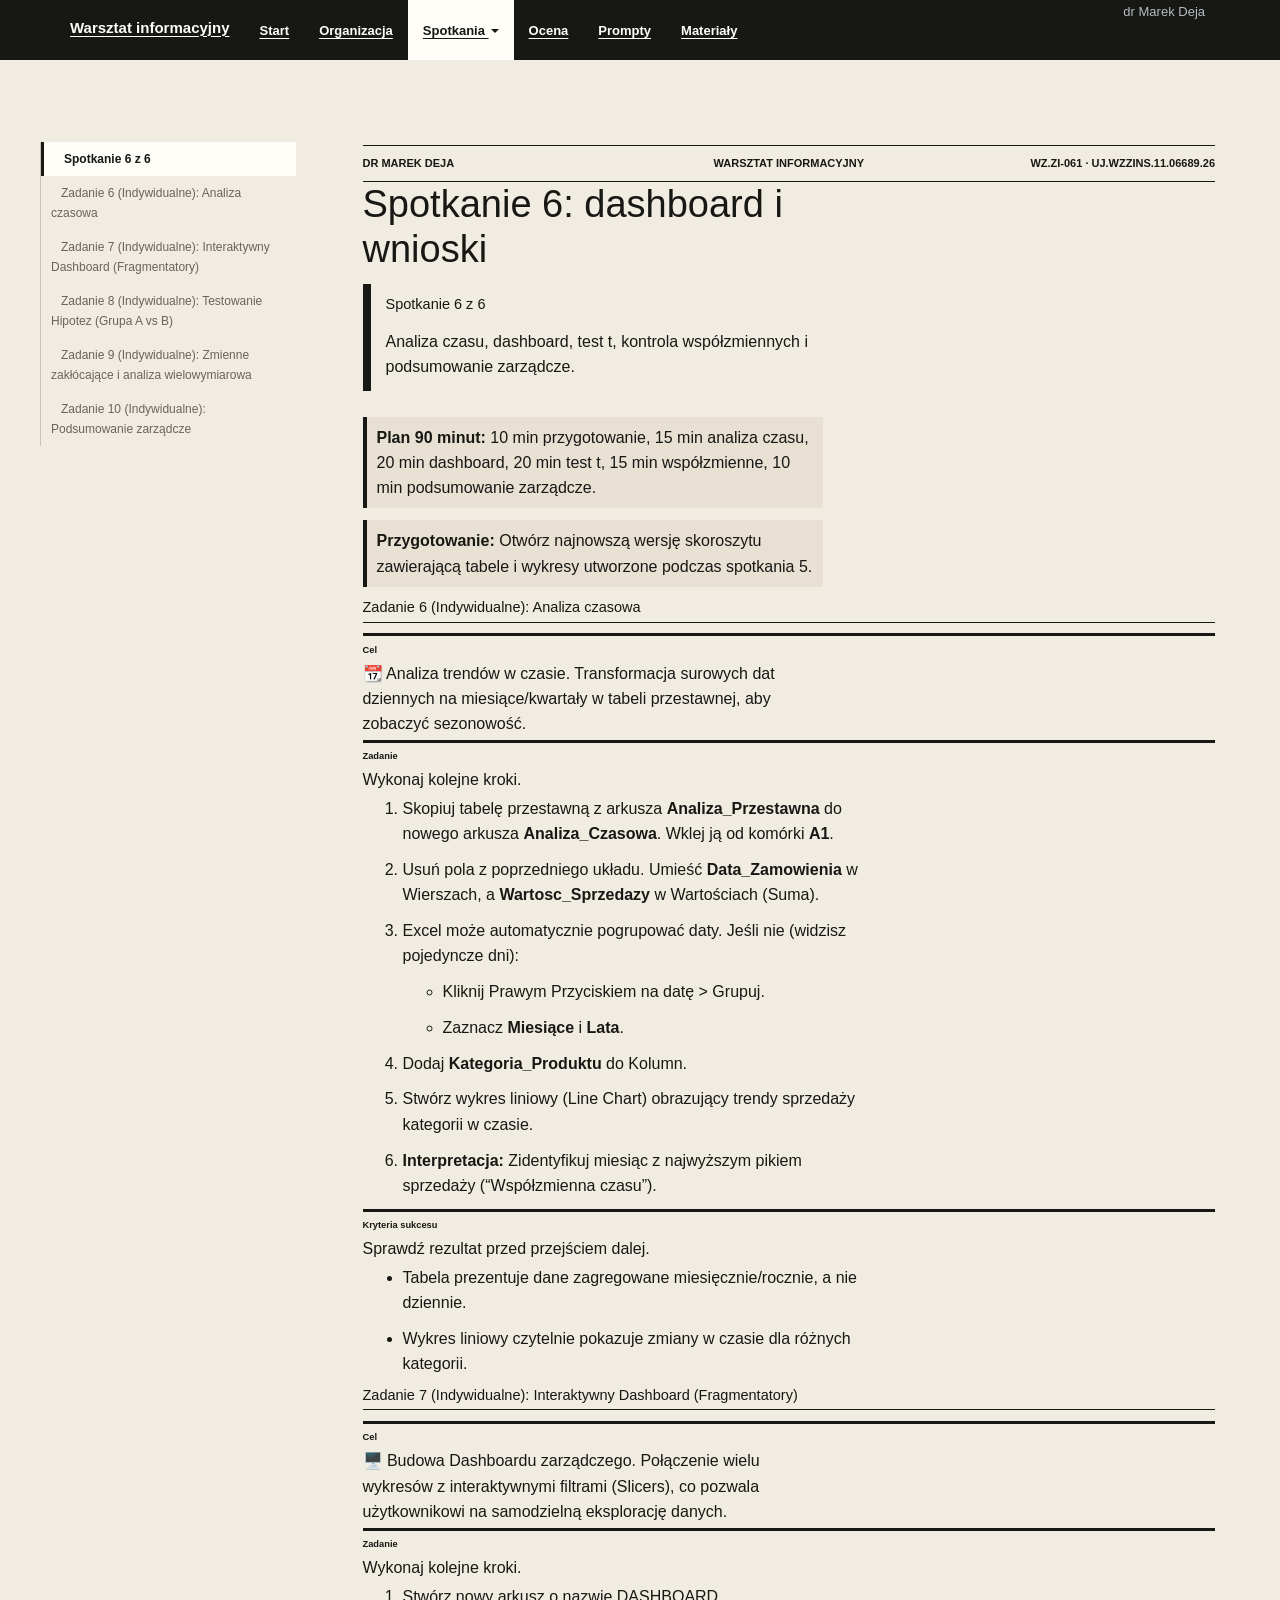
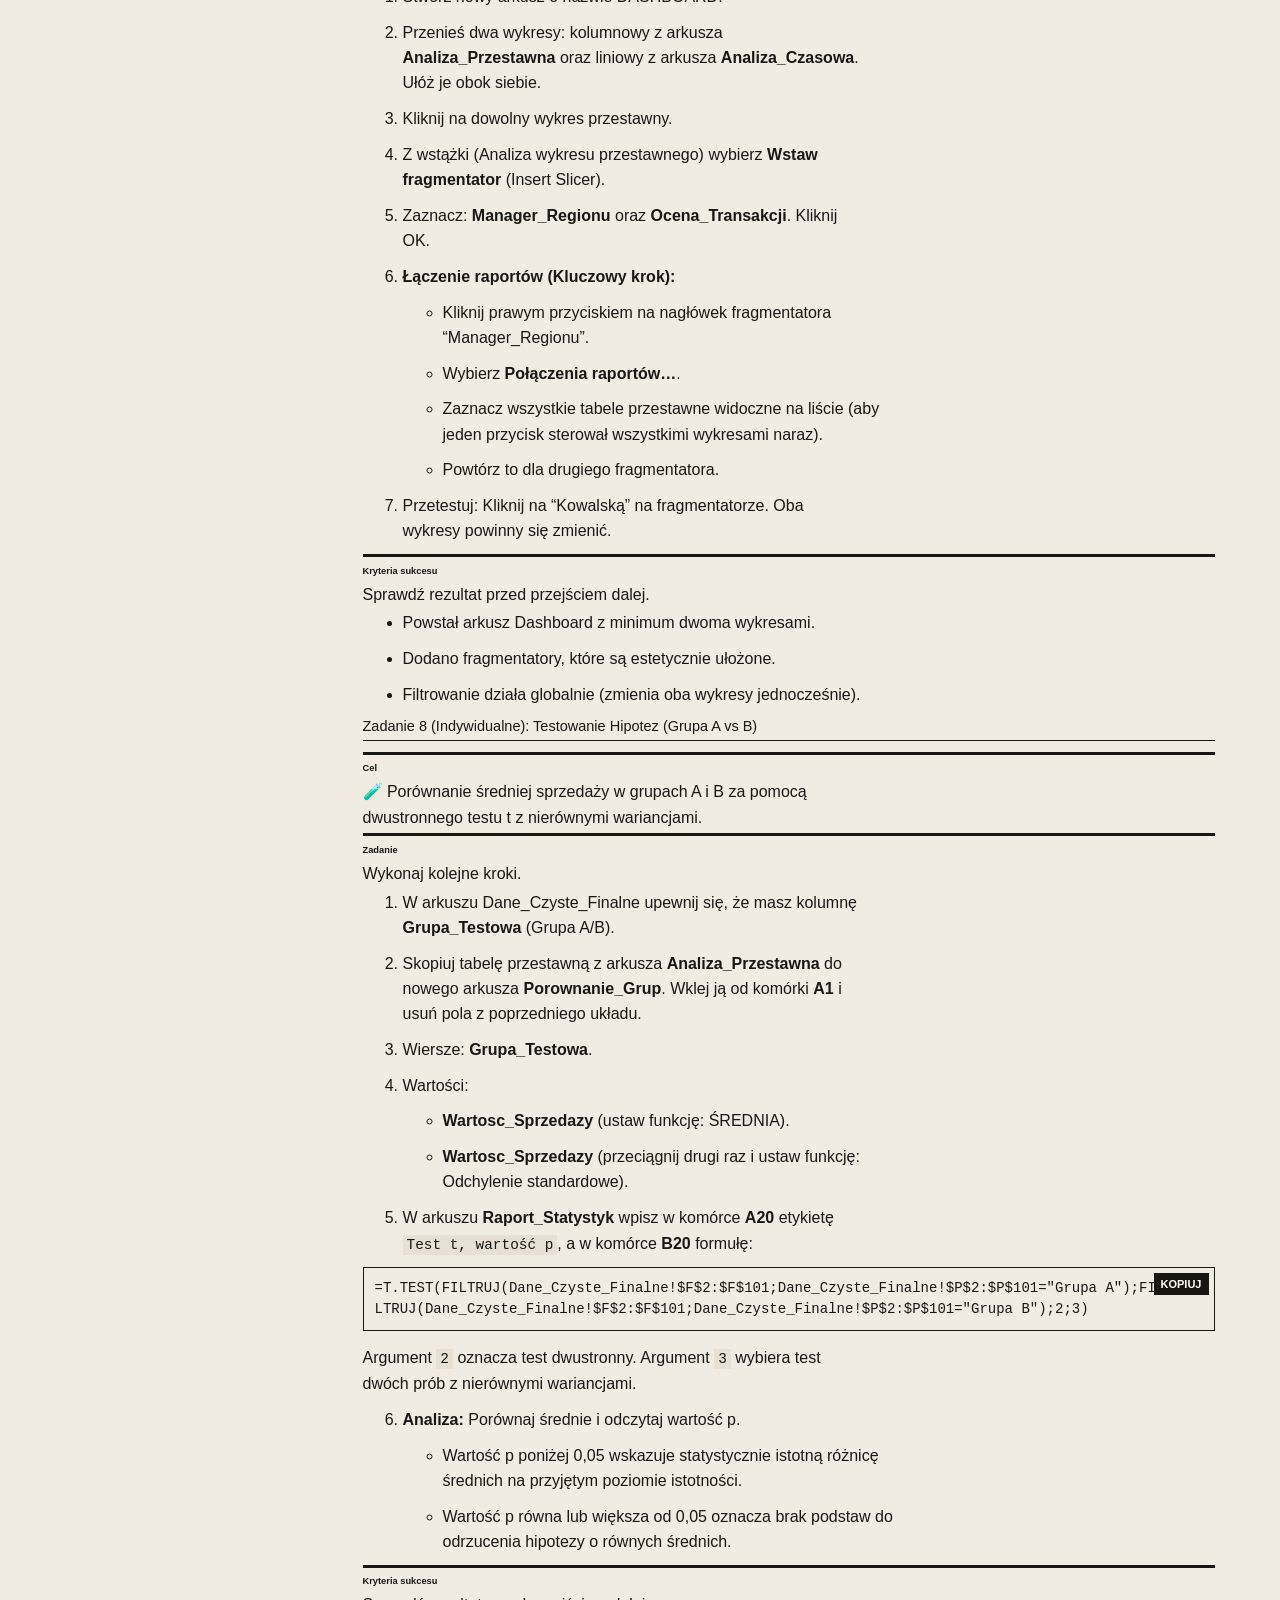
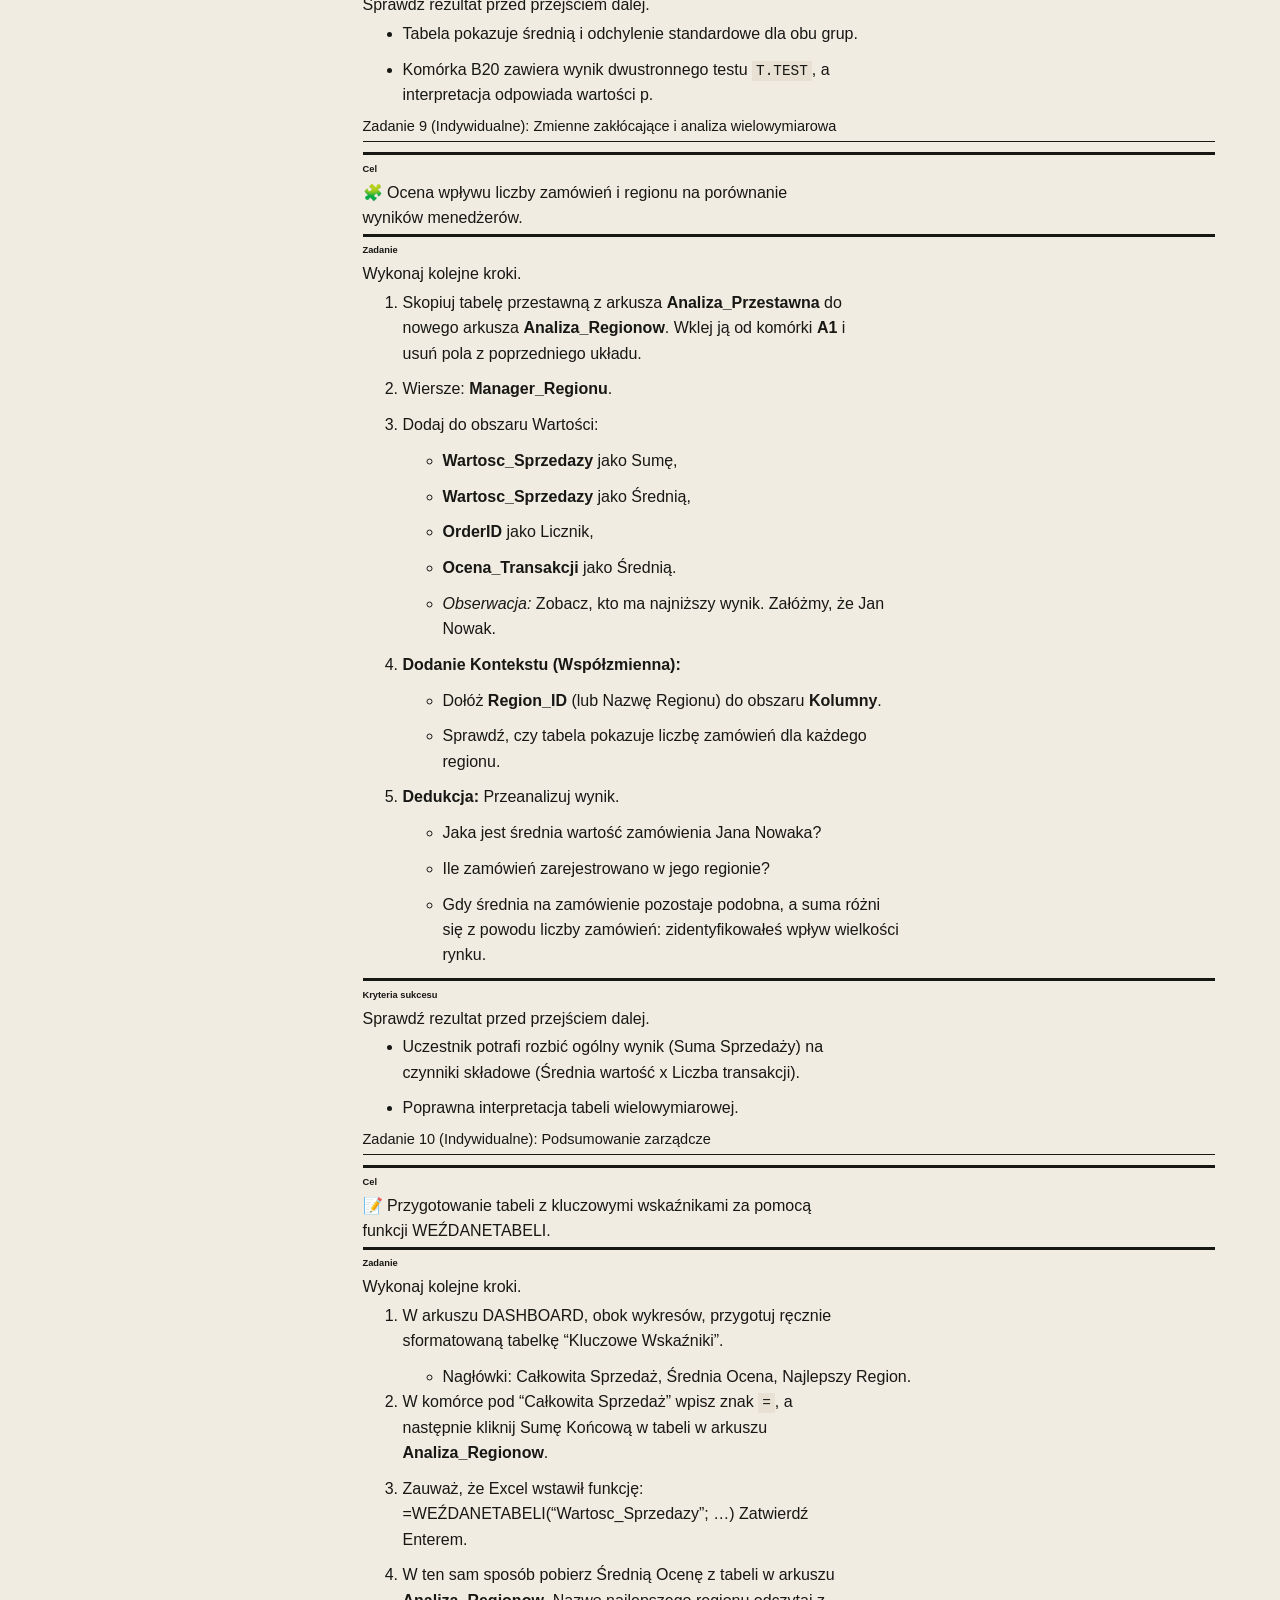
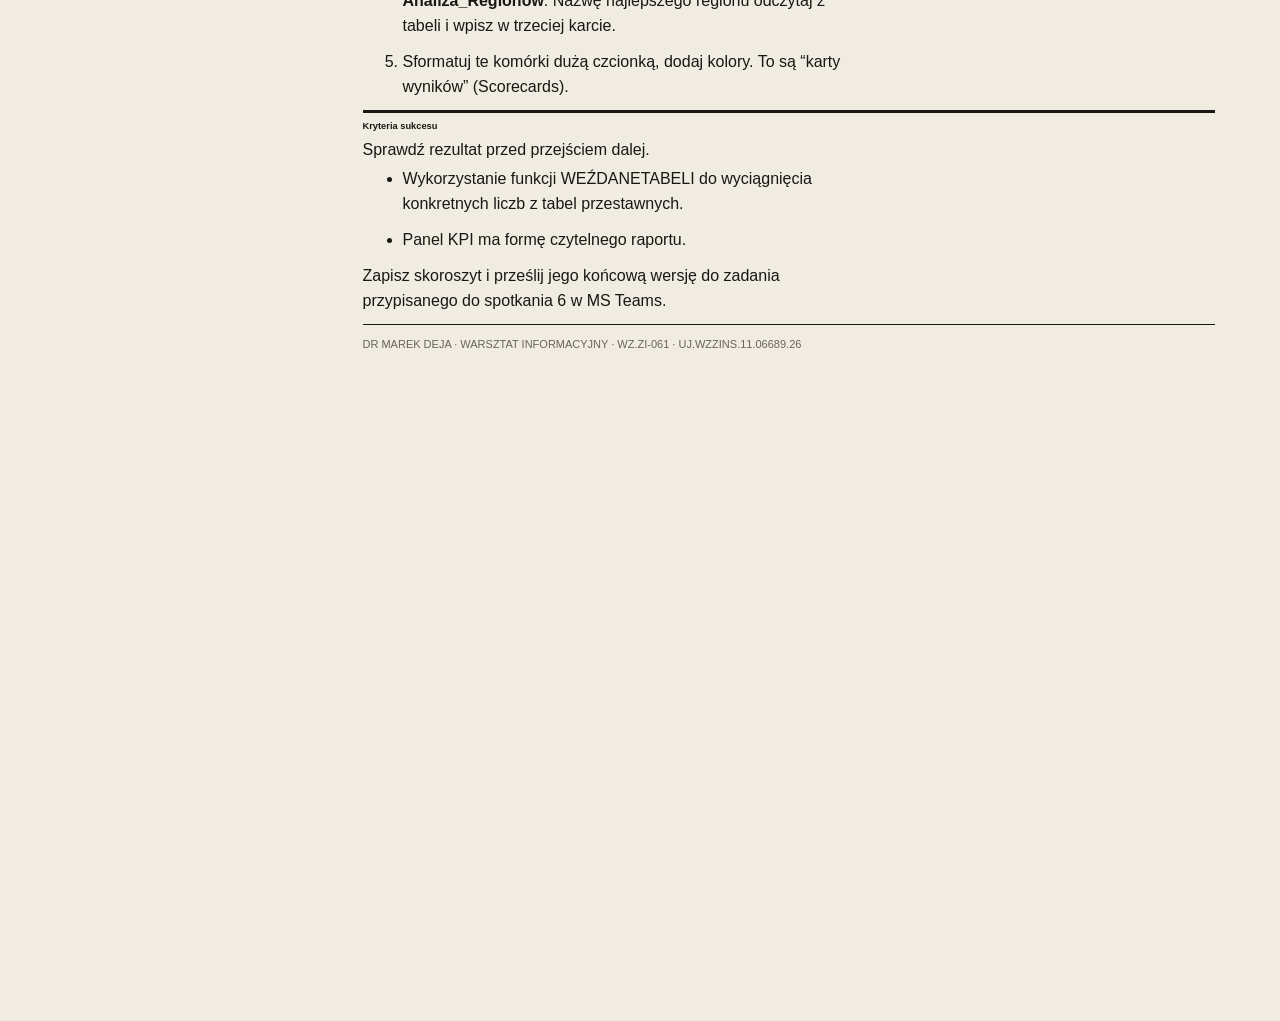
<file: docs/spotkanie-6.html>
<!DOCTYPE html>

<html>

<head>

<meta charset="utf-8" />
<meta name="generator" content="pandoc" />
<meta http-equiv="X-UA-Compatible" content="IE=EDGE" />




<title>Spotkanie 6: dashboard i wnioski</title>

<script src="site_libs/header-attrs-2.31/header-attrs.js"></script>
<script src="site_libs/jquery-3.6.0/jquery-3.6.0.min.js"></script>
<meta name="viewport" content="width=device-width, initial-scale=1" />
<link href="site_libs/bootstrap-3.3.5/css/flatly.min.css" rel="stylesheet" />
<script src="site_libs/bootstrap-3.3.5/js/bootstrap.min.js"></script>
<script src="site_libs/bootstrap-3.3.5/shim/html5shiv.min.js"></script>
<script src="site_libs/bootstrap-3.3.5/shim/respond.min.js"></script>
<style>h1 {font-size: 34px;}
       h1.title {font-size: 38px;}
       h2 {font-size: 30px;}
       h3 {font-size: 24px;}
       h4 {font-size: 18px;}
       h5 {font-size: 16px;}
       h6 {font-size: 12px;}
       code {color: inherit; background-color: rgba(0, 0, 0, 0.04);}
       pre:not([class]) { background-color: white }</style>
<script src="site_libs/jqueryui-1.13.2/jquery-ui.min.js"></script>
<link href="site_libs/tocify-1.9.1/jquery.tocify.css" rel="stylesheet" />
<script src="site_libs/tocify-1.9.1/jquery.tocify.js"></script>
<script src="site_libs/navigation-1.1/tabsets.js"></script>
<link href="site_libs/highlightjs-9.12.0/textmate.css" rel="stylesheet" />
<script src="site_libs/highlightjs-9.12.0/highlight.js"></script>

<style type="text/css">
  code{white-space: pre-wrap;}
  span.smallcaps{font-variant: small-caps;}
  span.underline{text-decoration: underline;}
  div.column{display: inline-block; vertical-align: top; width: 50%;}
  div.hanging-indent{margin-left: 1.5em; text-indent: -1.5em;}
  ul.task-list{list-style: none;}
    </style>

<style type="text/css">code{white-space: pre;}</style>
<script type="text/javascript">
if (window.hljs) {
  hljs.configure({languages: []});
  hljs.initHighlightingOnLoad();
  if (document.readyState && document.readyState === "complete") {
    window.setTimeout(function() { hljs.initHighlighting(); }, 0);
  }
}
</script>






<link rel="stylesheet" href="styles.css" type="text/css" />
<link rel="stylesheet" href="typography.css" type="text/css" />



<style type = "text/css">
.main-container {
  max-width: 940px;
  margin-left: auto;
  margin-right: auto;
}
img {
  max-width:100%;
}
.tabbed-pane {
  padding-top: 12px;
}
.html-widget {
  margin-bottom: 20px;
}
button.code-folding-btn:focus {
  outline: none;
}
summary {
  display: list-item;
}
details > summary > p:only-child {
  display: inline;
}
pre code {
  padding: 0;
}
</style>


<style type="text/css">
.dropdown-submenu {
  position: relative;
}
.dropdown-submenu>.dropdown-menu {
  top: 0;
  left: 100%;
  margin-top: -6px;
  margin-left: -1px;
  border-radius: 0 6px 6px 6px;
}
.dropdown-submenu:hover>.dropdown-menu {
  display: block;
}
.dropdown-submenu>a:after {
  display: block;
  content: " ";
  float: right;
  width: 0;
  height: 0;
  border-color: transparent;
  border-style: solid;
  border-width: 5px 0 5px 5px;
  border-left-color: #cccccc;
  margin-top: 5px;
  margin-right: -10px;
}
.dropdown-submenu:hover>a:after {
  border-left-color: #adb5bd;
}
.dropdown-submenu.pull-left {
  float: none;
}
.dropdown-submenu.pull-left>.dropdown-menu {
  left: -100%;
  margin-left: 10px;
  border-radius: 6px 0 6px 6px;
}
</style>

<script type="text/javascript">
// manage active state of menu based on current page
$(document).ready(function () {
  // active menu anchor
  href = window.location.pathname
  href = href.substr(href.lastIndexOf('/') + 1)
  if (href === "")
    href = "index.html";
  var menuAnchor = $('a[href="' + href + '"]');

  // mark the anchor link active (and if it's in a dropdown, also mark that active)
  var dropdown = menuAnchor.closest('li.dropdown');
  if (window.bootstrap) { // Bootstrap 4+
    menuAnchor.addClass('active');
    dropdown.find('> .dropdown-toggle').addClass('active');
  } else { // Bootstrap 3
    menuAnchor.parent().addClass('active');
    dropdown.addClass('active');
  }

  // Navbar adjustments
  var navHeight = $(".navbar").first().height() + 15;
  var style = document.createElement('style');
  var pt = "padding-top: " + navHeight + "px; ";
  var mt = "margin-top: -" + navHeight + "px; ";
  var css = "";
  // offset scroll position for anchor links (for fixed navbar)
  for (var i = 1; i <= 6; i++) {
    css += ".section h" + i + "{ " + pt + mt + "}\n";
  }
  style.innerHTML = "body {" + pt + "padding-bottom: 40px; }\n" + css;
  document.head.appendChild(style);
});
</script>

<!-- tabsets -->

<style type="text/css">
.tabset-dropdown > .nav-tabs {
  display: inline-table;
  max-height: 500px;
  min-height: 44px;
  overflow-y: auto;
  border: 1px solid #ddd;
  border-radius: 4px;
}

.tabset-dropdown > .nav-tabs > li.active:before, .tabset-dropdown > .nav-tabs.nav-tabs-open:before {
  content: "\e259";
  font-family: 'Glyphicons Halflings';
  display: inline-block;
  padding: 10px;
  border-right: 1px solid #ddd;
}

.tabset-dropdown > .nav-tabs.nav-tabs-open > li.active:before {
  content: "\e258";
  font-family: 'Glyphicons Halflings';
  border: none;
}

.tabset-dropdown > .nav-tabs > li.active {
  display: block;
}

.tabset-dropdown > .nav-tabs > li > a,
.tabset-dropdown > .nav-tabs > li > a:focus,
.tabset-dropdown > .nav-tabs > li > a:hover {
  border: none;
  display: inline-block;
  border-radius: 4px;
  background-color: transparent;
}

.tabset-dropdown > .nav-tabs.nav-tabs-open > li {
  display: block;
  float: none;
}

.tabset-dropdown > .nav-tabs > li {
  display: none;
}
</style>

<!-- code folding -->



<style type="text/css">

#TOC {
  margin: 25px 0px 20px 0px;
}
@media (max-width: 768px) {
#TOC {
  position: relative;
  width: 100%;
}
}

@media print {
.toc-content {
  /* see https://github.com/w3c/csswg-drafts/issues/4434 */
  float: right;
}
}

.toc-content {
  padding-left: 30px;
  padding-right: 40px;
}

div.main-container {
  max-width: 1200px;
}

div.tocify {
  width: 20%;
  max-width: 260px;
  max-height: 85%;
}

@media (min-width: 768px) and (max-width: 991px) {
  div.tocify {
    width: 25%;
  }
}

@media (max-width: 767px) {
  div.tocify {
    width: 100%;
    max-width: none;
  }
}

.tocify ul, .tocify li {
  line-height: 20px;
}

.tocify-subheader .tocify-item {
  font-size: 0.90em;
}

.tocify .list-group-item {
  border-radius: 0px;
}


</style>



</head>

<body>


<div class="container-fluid main-container">


<!-- setup 3col/9col grid for toc_float and main content  -->
<div class="row">
<div class="col-xs-12 col-sm-4 col-md-3">
<div id="TOC" class="tocify">
</div>
</div>

<div class="toc-content col-xs-12 col-sm-8 col-md-9">




<div class="navbar navbar-default  navbar-fixed-top" role="navigation">
  <div class="container">
    <div class="navbar-header">
      <button type="button" class="navbar-toggle collapsed" data-toggle="collapse" data-bs-toggle="collapse" data-target="#navbar" data-bs-target="#navbar">
        <span class="icon-bar"></span>
        <span class="icon-bar"></span>
        <span class="icon-bar"></span>
      </button>
      <a class="navbar-brand" href="index.html">Warsztat informacyjny</a>
    </div>
    <div id="navbar" class="navbar-collapse collapse">
      <ul class="nav navbar-nav">
        <li>
  <a href="index.html">Start</a>
</li>
<li>
  <a href="organizacyjne.html">Organizacja</a>
</li>
<li class="dropdown">
  <a href="#" class="dropdown-toggle" data-toggle="dropdown" role="button" data-bs-toggle="dropdown" aria-expanded="false">
    Spotkania
     
    <span class="caret"></span>
  </a>
  <ul class="dropdown-menu" role="menu">
    <li>
      <a href="spotkanie-1.html">1. Generowanie i standaryzacja</a>
    </li>
    <li>
      <a href="spotkanie-2.html">2. Czyszczenie danych</a>
    </li>
    <li>
      <a href="spotkanie-3.html">3. Funkcje analityczne</a>
    </li>
    <li>
      <a href="spotkanie-4.html">4. Raporty i wyszukiwanie</a>
    </li>
    <li>
      <a href="spotkanie-5.html">5. Wizualizacja i dedukcja</a>
    </li>
    <li>
      <a href="spotkanie-6.html">6. Dashboard i wnioski</a>
    </li>
  </ul>
</li>
<li>
  <a href="ocenianie.html">Ocena</a>
</li>
<li>
  <a href="prompty.html">Prompty</a>
</li>
<li>
  <a href="materialy.html">Materiały</a>
</li>
      </ul>
      <ul class="nav navbar-nav navbar-right">
        <li class="dropdown-header">dr Marek Deja</li>
      </ul>
    </div><!--/.nav-collapse -->
  </div><!--/.container -->
</div><!--/.navbar -->
<div class="course-identity" role="banner">
  <span>dr Marek Deja</span>
  <span>Warsztat informacyjny</span>
  <span>WZ.ZI-061 · UJ.WZZINS.11.06689.26</span>
</div>

<div id="header">



<h1 class="title toc-ignore">Spotkanie 6: dashboard i wnioski</h1>

</div>


<div class="hero">
<h2>
Spotkanie 6 z 6
</h2>
<p>
Analiza czasu, dashboard, test t, kontrola współzmiennych i podsumowanie
zarządcze.
</p>
</div>
<div class="timebox">
<strong>Plan 90 minut:</strong> 10 min przygotowanie, 15 min analiza
czasu, 20 min dashboard, 20 min test t, 15 min współzmienne, 10 min
podsumowanie zarządcze.
</div>
<div class="note">
<strong>Przygotowanie:</strong> Otwórz najnowszą wersję skoroszytu
zawierającą tabele i wykresy utworzone podczas spotkania 5.
</div>
<div id="zadanie-6-indywidualne-analiza-czasowa" class="section level2">
<h2>Zadanie 6 (Indywidualne): Analiza czasowa</h2>
<div class="tilt-card purpose">
<h3>
Cel
</h3>
<p>
📆 Analiza trendów w czasie. Transformacja surowych dat dziennych na
miesiące/kwartały w tabeli przestawnej, aby zobaczyć sezonowość.
</p>
</div>
<div class="tilt-card task">
<h3>
Zadanie
</h3>
<p>
Wykonaj kolejne kroki.
</p>
</div>
<ol style="list-style-type: decimal">
<li><p>Skopiuj tabelę przestawną z arkusza
<strong>Analiza_Przestawna</strong> do nowego arkusza
<strong>Analiza_Czasowa</strong>. Wklej ją od komórki
<strong>A1</strong>.</p></li>
<li><p>Usuń pola z poprzedniego układu. Umieść
<strong>Data_Zamowienia</strong> w Wierszach, a
<strong>Wartosc_Sprzedazy</strong> w Wartościach (Suma).</p></li>
<li><p>Excel może automatycznie pogrupować daty. Jeśli nie (widzisz
pojedyncze dni):</p>
<ul>
<li><p>Kliknij Prawym Przyciskiem na datę &gt; Grupuj.</p></li>
<li><p>Zaznacz <strong>Miesiące</strong> i
<strong>Lata</strong>.</p></li>
</ul></li>
<li><p>Dodaj <strong>Kategoria_Produktu</strong> do Kolumn.</p></li>
<li><p>Stwórz wykres liniowy (Line Chart) obrazujący trendy sprzedaży
kategorii w czasie.</p></li>
<li><p><strong>Interpretacja:</strong> Zidentyfikuj miesiąc z najwyższym
pikiem sprzedaży (“Współzmienna czasu”).</p></li>
</ol>
<div class="tilt-card criteria">
<h3>
Kryteria sukcesu
</h3>
<p>
Sprawdź rezultat przed przejściem dalej.
</p>
</div>
<ul>
<li><p>Tabela prezentuje dane zagregowane miesięcznie/rocznie, a nie
dziennie.</p></li>
<li><p>Wykres liniowy czytelnie pokazuje zmiany w czasie dla różnych
kategorii.</p></li>
</ul>
</div>
<div id="zadanie-7-indywidualne-interaktywny-dashboard-fragmentatory"
class="section level2">
<h2>Zadanie 7 (Indywidualne): Interaktywny Dashboard
(Fragmentatory)</h2>
<div class="tilt-card purpose">
<h3>
Cel
</h3>
<p>
🖥️ Budowa Dashboardu zarządczego. Połączenie wielu wykresów z
interaktywnymi filtrami (Slicers), co pozwala użytkownikowi na
samodzielną eksplorację danych.
</p>
</div>
<div class="tilt-card task">
<h3>
Zadanie
</h3>
<p>
Wykonaj kolejne kroki.
</p>
</div>
<ol style="list-style-type: decimal">
<li><p>Stwórz nowy arkusz o nazwie DASHBOARD.</p></li>
<li><p>Przenieś dwa wykresy: kolumnowy z arkusza
<strong>Analiza_Przestawna</strong> oraz liniowy z arkusza
<strong>Analiza_Czasowa</strong>. Ułóż je obok siebie.</p></li>
<li><p>Kliknij na dowolny wykres przestawny.</p></li>
<li><p>Z wstążki (Analiza wykresu przestawnego) wybierz <strong>Wstaw
fragmentator</strong> (Insert Slicer).</p></li>
<li><p>Zaznacz: <strong>Manager_Regionu</strong> oraz
<strong>Ocena_Transakcji</strong>. Kliknij OK.</p></li>
<li><p><strong>Łączenie raportów (Kluczowy krok):</strong></p>
<ul>
<li><p>Kliknij prawym przyciskiem na nagłówek fragmentatora
“Manager_Regionu”.</p></li>
<li><p>Wybierz <strong>Połączenia raportów…</strong>.</p></li>
<li><p>Zaznacz wszystkie tabele przestawne widoczne na liście (aby jeden
przycisk sterował wszystkimi wykresami naraz).</p></li>
<li><p>Powtórz to dla drugiego fragmentatora.</p></li>
</ul></li>
<li><p>Przetestuj: Kliknij na “Kowalską” na fragmentatorze. Oba wykresy
powinny się zmienić.</p></li>
</ol>
<div class="tilt-card criteria">
<h3>
Kryteria sukcesu
</h3>
<p>
Sprawdź rezultat przed przejściem dalej.
</p>
</div>
<ul>
<li><p>Powstał arkusz Dashboard z minimum dwoma wykresami.</p></li>
<li><p>Dodano fragmentatory, które są estetycznie ułożone.</p></li>
<li><p>Filtrowanie działa globalnie (zmienia oba wykresy
jednocześnie).</p></li>
</ul>
</div>
<div id="zadanie-8-indywidualne-testowanie-hipotez-grupa-a-vs-b"
class="section level2">
<h2>Zadanie 8 (Indywidualne): Testowanie Hipotez (Grupa A vs B)</h2>
<div class="tilt-card purpose">
<h3>
Cel
</h3>
<p>
🧪 Porównanie średniej sprzedaży w grupach A i B za pomocą dwustronnego
testu t z nierównymi wariancjami.
</p>
</div>
<div class="tilt-card task">
<h3>
Zadanie
</h3>
<p>
Wykonaj kolejne kroki.
</p>
</div>
<ol style="list-style-type: decimal">
<li><p>W arkuszu Dane_Czyste_Finalne upewnij się, że masz kolumnę
<strong>Grupa_Testowa</strong> (Grupa A/B).</p></li>
<li><p>Skopiuj tabelę przestawną z arkusza
<strong>Analiza_Przestawna</strong> do nowego arkusza
<strong>Porownanie_Grup</strong>. Wklej ją od komórki
<strong>A1</strong> i usuń pola z poprzedniego układu.</p></li>
<li><p>Wiersze: <strong>Grupa_Testowa</strong>.</p></li>
<li><p>Wartości:</p>
<ul>
<li><p><strong>Wartosc_Sprzedazy</strong> (ustaw funkcję:
ŚREDNIA).</p></li>
<li><p><strong>Wartosc_Sprzedazy</strong> (przeciągnij drugi raz i ustaw
funkcję: Odchylenie standardowe).</p></li>
</ul></li>
<li><p>W arkuszu <strong>Raport_Statystyk</strong> wpisz w komórce
<strong>A20</strong> etykietę <code>Test t, wartość p</code>, a w
komórce <strong>B20</strong> formułę:</p></li>
</ol>
<pre class="excel"><code>=T.TEST(FILTRUJ(Dane_Czyste_Finalne!$F$2:$F$101;Dane_Czyste_Finalne!$P$2:$P$101=&quot;Grupa A&quot;);FILTRUJ(Dane_Czyste_Finalne!$F$2:$F$101;Dane_Czyste_Finalne!$P$2:$P$101=&quot;Grupa B&quot;);2;3)</code></pre>
<p>Argument <code>2</code> oznacza test dwustronny. Argument
<code>3</code> wybiera test dwóch prób z nierównymi wariancjami.</p>
<ol start="6" style="list-style-type: decimal">
<li><p><strong>Analiza:</strong> Porównaj średnie i odczytaj wartość
p.</p>
<ul>
<li><p>Wartość p poniżej 0,05 wskazuje statystycznie istotną różnicę
średnich na przyjętym poziomie istotności.</p></li>
<li><p>Wartość p równa lub większa od 0,05 oznacza brak podstaw do
odrzucenia hipotezy o równych średnich.</p></li>
</ul></li>
</ol>
<div class="tilt-card criteria">
<h3>
Kryteria sukcesu
</h3>
<p>
Sprawdź rezultat przed przejściem dalej.
</p>
</div>
<ul>
<li><p>Tabela pokazuje średnią i odchylenie standardowe dla obu
grup.</p></li>
<li><p>Komórka B20 zawiera wynik dwustronnego testu <code>T.TEST</code>,
a interpretacja odpowiada wartości p.</p></li>
</ul>
</div>
<div
id="zadanie-9-indywidualne-zmienne-zakłócające-i-analiza-wielowymiarowa"
class="section level2">
<h2>Zadanie 9 (Indywidualne): Zmienne zakłócające i analiza
wielowymiarowa</h2>
<div class="tilt-card purpose">
<h3>
Cel
</h3>
<p>
🧩 Ocena wpływu liczby zamówień i regionu na porównanie wyników
menedżerów.
</p>
</div>
<div class="tilt-card task">
<h3>
Zadanie
</h3>
<p>
Wykonaj kolejne kroki.
</p>
</div>
<ol style="list-style-type: decimal">
<li><p>Skopiuj tabelę przestawną z arkusza
<strong>Analiza_Przestawna</strong> do nowego arkusza
<strong>Analiza_Regionow</strong>. Wklej ją od komórki
<strong>A1</strong> i usuń pola z poprzedniego układu.</p></li>
<li><p>Wiersze: <strong>Manager_Regionu</strong>.</p></li>
<li><p>Dodaj do obszaru Wartości:</p>
<ul>
<li><p><strong>Wartosc_Sprzedazy</strong> jako Sumę,</p></li>
<li><p><strong>Wartosc_Sprzedazy</strong> jako Średnią,</p></li>
<li><p><strong>OrderID</strong> jako Licznik,</p></li>
<li><p><strong>Ocena_Transakcji</strong> jako Średnią.</p></li>
<li><p><em>Obserwacja:</em> Zobacz, kto ma najniższy wynik. Załóżmy, że
Jan Nowak.</p></li>
</ul></li>
<li><p><strong>Dodanie Kontekstu (Współzmienna):</strong></p>
<ul>
<li><p>Dołóż <strong>Region_ID</strong> (lub Nazwę Regionu) do obszaru
<strong>Kolumny</strong>.</p></li>
<li><p>Sprawdź, czy tabela pokazuje liczbę zamówień dla każdego
regionu.</p></li>
</ul></li>
<li><p><strong>Dedukcja:</strong> Przeanalizuj wynik.</p>
<ul>
<li><p>Jaka jest średnia wartość zamówienia Jana Nowaka?</p></li>
<li><p>Ile zamówień zarejestrowano w jego regionie?</p></li>
<li><p>Gdy średnia na zamówienie pozostaje podobna, a suma różni się z
powodu liczby zamówień: zidentyfikowałeś wpływ wielkości rynku.</p></li>
</ul></li>
</ol>
<div class="tilt-card criteria">
<h3>
Kryteria sukcesu
</h3>
<p>
Sprawdź rezultat przed przejściem dalej.
</p>
</div>
<ul>
<li><p>Uczestnik potrafi rozbić ogólny wynik (Suma Sprzedaży) na
czynniki składowe (Średnia wartość x Liczba transakcji).</p></li>
<li><p>Poprawna interpretacja tabeli wielowymiarowej.</p></li>
</ul>
</div>
<div id="zadanie-10-indywidualne-podsumowanie-zarządcze"
class="section level2">
<h2>Zadanie 10 (Indywidualne): Podsumowanie zarządcze</h2>
<div class="tilt-card purpose">
<h3>
Cel
</h3>
<p>
📝 Przygotowanie tabeli z kluczowymi wskaźnikami za pomocą funkcji
WEŹDANETABELI.
</p>
</div>
<div class="tilt-card task">
<h3>
Zadanie
</h3>
<p>
Wykonaj kolejne kroki.
</p>
</div>
<ol style="list-style-type: decimal">
<li><p>W arkuszu DASHBOARD, obok wykresów, przygotuj ręcznie
sformatowaną tabelkę “Kluczowe Wskaźniki”.</p>
<ul>
<li>Nagłówki: Całkowita Sprzedaż, Średnia Ocena, Najlepszy Region.</li>
</ul></li>
<li><p>W komórce pod “Całkowita Sprzedaż” wpisz znak <code>=</code>, a
następnie kliknij Sumę Końcową w tabeli w arkuszu
<strong>Analiza_Regionow</strong>.</p></li>
<li><p>Zauważ, że Excel wstawił funkcję:
=WEŹDANETABELI(“Wartosc_Sprzedazy”; …) Zatwierdź Enterem.</p></li>
<li><p>W ten sam sposób pobierz Średnią Ocenę z tabeli w arkuszu
<strong>Analiza_Regionow</strong>. Nazwę najlepszego regionu odczytaj z
tabeli i wpisz w trzeciej karcie.</p></li>
<li><p>Sformatuj te komórki dużą czcionką, dodaj kolory. To są “karty
wyników” (Scorecards).</p></li>
</ol>
<div class="tilt-card criteria">
<h3>
Kryteria sukcesu
</h3>
<p>
Sprawdź rezultat przed przejściem dalej.
</p>
</div>
<ul>
<li><p>Wykorzystanie funkcji WEŹDANETABELI do wyciągnięcia konkretnych
liczb z tabel przestawnych.</p></li>
<li><p>Panel KPI ma formę czytelnego raportu.</p></li>
</ul>
<p>Zapisz skoroszyt i prześlij jego końcową wersję do zadania
przypisanego do spotkania 6 w MS Teams.</p>
</div>

<footer class="course-footer">
  <p>dr Marek Deja · Warsztat informacyjny · WZ.ZI-061 · UJ.WZZINS.11.06689.26</p>
</footer>
<script src="script.js"></script>


</div>
</div>

</div>

<script>

// add bootstrap table styles to pandoc tables
function bootstrapStylePandocTables() {
  $('tr.odd').parent('tbody').parent('table').addClass('table table-condensed');
}
$(document).ready(function () {
  bootstrapStylePandocTables();
});


</script>

<!-- tabsets -->

<script>
$(document).ready(function () {
  window.buildTabsets("TOC");
});

$(document).ready(function () {
  $('.tabset-dropdown > .nav-tabs > li').click(function () {
    $(this).parent().toggleClass('nav-tabs-open');
  });
});
</script>

<!-- code folding -->

<script>
$(document).ready(function ()  {

    // temporarily add toc-ignore selector to headers for the consistency with Pandoc
    $('.unlisted.unnumbered').addClass('toc-ignore')

    // move toc-ignore selectors from section div to header
    $('div.section.toc-ignore')
        .removeClass('toc-ignore')
        .children('h1,h2,h3,h4,h5').addClass('toc-ignore');

    // establish options
    var options = {
      selectors: "h1,h2,h3",
      theme: "bootstrap3",
      context: '.toc-content',
      hashGenerator: function (text) {
        return text.replace(/[.\\/?&!#<>]/g, '').replace(/\s/g, '_');
      },
      ignoreSelector: ".toc-ignore",
      scrollTo: 0
    };
    options.showAndHide = true;
    options.smoothScroll = true;

    // tocify
    var toc = $("#TOC").tocify(options).data("toc-tocify");
});
</script>

<!-- dynamically load mathjax for compatibility with self-contained -->
<script>
  (function () {
    var script = document.createElement("script");
    script.type = "text/javascript";
    script.src  = "https://mathjax.rstudio.com/latest/MathJax.js?config=TeX-AMS-MML_HTMLorMML";
    document.getElementsByTagName("head")[0].appendChild(script);
  })();
</script>

</body>
</html>
</file>
<file: docs/site_libs/highlightjs-9.12.0/textmate.css>
.hljs-literal {
  color: rgb(88, 72, 246);
}

.hljs-number {
  color: rgb(0, 0, 205);
}

.hljs-comment {
  color: rgb(76, 136, 107);
}

.hljs-keyword {
  color: rgb(0, 0, 255);
}

.hljs-string {
  color: rgb(3, 106, 7);
}
</file>
<file: docs/styles.css>
:root {
  --ink: #171714;
  --muted: #68645c;
  --line: #c9c2b5;
  --paper: #fffdf8;
  --beige: #f1ece2;
  --beige-deep: #e7e0d3;
  --sans: "Segoe UI Variable Text", Aptos, "Segoe UI", Arial, sans-serif;
  --display: "Segoe UI Variable Display", Aptos, "Segoe UI", Arial, sans-serif;
  --mono: "Courier New", Consolas, "Liberation Mono", monospace;
}

html {
  scroll-padding-top: 72px;
}

body {
  color: var(--ink);
  background: var(--beige);
  font-family: var(--sans);
  font-size: 16px;
  font-weight: 350;
  line-height: 1.58;
}

body,
.navbar,
.course-identity,
.main-container,
.course-footer {
  box-sizing: border-box;
}

/* Nawigacja */
.navbar-default,
.navbar-inverse {
  min-height: 52px;
  background: var(--ink);
  border: 0;
  border-radius: 0;
  box-shadow: none;
  font-family: var(--sans);
}

.navbar-default .navbar-brand,
.navbar-default .navbar-nav > li > a,
.navbar-inverse .navbar-brand,
.navbar-inverse .navbar-nav > li > a {
  color: var(--paper);
  font-size: 13px;
  font-weight: 600;
}

.navbar-default .navbar-brand,
.navbar-inverse .navbar-brand {
  font-size: 15px;
  font-weight: 700;
}

.navbar-default .navbar-nav > .active > a,
.navbar-default .navbar-nav > .active > a:focus,
.navbar-default .navbar-nav > .active > a:hover,
.navbar-default .navbar-nav > li > a:focus,
.navbar-default .navbar-nav > li > a:hover,
.navbar-inverse .navbar-nav > .active > a,
.navbar-inverse .navbar-nav > .active > a:focus,
.navbar-inverse .navbar-nav > .active > a:hover,
.navbar-inverse .navbar-nav > li > a:focus,
.navbar-inverse .navbar-nav > li > a:hover {
  color: var(--ink);
  background: var(--paper);
}

.navbar-default .navbar-toggle,
.navbar-inverse .navbar-toggle {
  border-color: var(--paper);
  border-radius: 0;
}

.navbar-default .navbar-toggle .icon-bar,
.navbar-inverse .navbar-toggle .icon-bar {
  background: var(--paper);
}

.navbar-default .navbar-toggle:focus,
.navbar-default .navbar-toggle:hover,
.navbar-inverse .navbar-toggle:focus,
.navbar-inverse .navbar-toggle:hover {
  background: var(--paper);
}

.navbar-default .navbar-toggle:focus .icon-bar,
.navbar-default .navbar-toggle:hover .icon-bar,
.navbar-inverse .navbar-toggle:focus .icon-bar,
.navbar-inverse .navbar-toggle:hover .icon-bar {
  background: var(--ink);
}

.dropdown-menu {
  padding: 0;
  background: var(--paper);
  border: 1px solid var(--ink);
  border-radius: 0;
  box-shadow: none;
  font-family: var(--sans);
  font-size: 13px;
}

.dropdown-menu > li > a {
  padding: 9px 14px;
  color: var(--ink);
}

.dropdown-menu > li > a:focus,
.dropdown-menu > li > a:hover {
  color: var(--paper);
  background: var(--ink);
}

/* Identyfikacja kursu */
.course-identity {
  max-width: 1000px;
  margin: 28px auto 0;
  padding: 10px 0;
  display: grid;
  grid-template-columns: 1fr 1fr 1fr;
  gap: 20px;
  color: var(--ink);
  border-top: 1px solid var(--ink);
  border-bottom: 1px solid var(--ink);
  font: 650 11px/1.35 var(--sans);
  text-transform: uppercase;
}

.course-identity span:nth-child(2) {
  text-align: center;
}

.course-identity span:last-child {
  text-align: right;
}

/* Główna kolumna */
.main-container {
  max-width: 1000px;
  margin: 0 auto 72px;
  padding: 42px 0 0;
  background: transparent;
  border: 0;
  border-radius: 0;
  box-shadow: none;
}

.toc-content {
  padding-right: 34px;
}

p,
.toc-content > ul,
.toc-content > ol,
.lead {
  max-width: 46rem;
}

h1,
h2,
h3,
h4,
h5,
h6 {
  color: var(--ink);
  font-family: var(--display);
  line-height: 1.18;
}

h1 {
  max-width: 46rem;
  margin: 0 0 1.25rem;
  font-size: 2.45rem;
  font-weight: 350;
}

h2 {
  margin-top: 3.3rem;
  padding: 0 0 .55rem;
  border-bottom: 1px solid var(--ink);
  font-size: 1.45rem;
  font-weight: 400;
}

h3 {
  margin-top: 2rem;
  font-size: 1.05rem;
  font-weight: 700;
}

h4,
h5,
h6 {
  font-weight: 700;
}

.lead {
  color: var(--ink);
  font-size: 1.17rem;
  line-height: 1.5;
}

a {
  color: var(--ink);
  text-decoration: underline;
  text-decoration-thickness: 1px;
  text-underline-offset: 3px;
}

a:focus,
a:hover {
  color: var(--ink);
  text-decoration-thickness: 2px;
}

a:focus-visible,
button:focus-visible {
  outline: 3px solid var(--ink);
  outline-offset: 3px;
}

/* Wprowadzenie */
.hero {
  max-width: 46rem;
  margin: 0 0 2.6rem;
  padding: 1.15rem 0 1.15rem 1.5rem;
  color: var(--ink);
  background: transparent;
  border-left: 8px solid var(--ink);
  border-radius: 0;
}

.hero h2,
.hero p {
  color: var(--ink);
}

.hero h2 {
  margin-top: 0;
  border: 0;
}

.hero p:last-child {
  margin-bottom: 0;
}

/* Spis treści */
.tocify {
  margin-top: 0;
  border: 0;
  border-left: 1px solid var(--line);
  border-radius: 0;
  font: 12px/1.35 var(--sans);
}

.tocify .list-group-item {
  padding: 7px 10px;
  color: var(--muted);
  background: transparent;
  border: 0;
  border-radius: 0;
}

.tocify .list-group-item:focus,
.tocify .list-group-item:hover {
  color: var(--ink);
  background: var(--paper);
}

.tocify .list-group-item.active,
.tocify .list-group-item.active:focus,
.tocify .list-group-item.active:hover {
  color: var(--ink);
  background: var(--paper);
  border-left: 3px solid var(--ink);
  font-weight: 700;
}

/* Moduły treści */
.quick-grid,
.tilt-grid,
.download-grid {
  display: grid;
  grid-template-columns: repeat(auto-fit, minmax(205px, 1fr));
  gap: 22px;
  margin: 1.35rem 0 2rem;
}

.quick-card,
.download-card {
  padding: .95rem 1rem;
  background: var(--paper);
  border: 1px solid var(--line);
  border-radius: 0;
}

.tilt-card {
  padding: .85rem 0 0;
  background: transparent;
  border: 0;
  border-top: 3px solid var(--ink);
  border-radius: 0;
}

.tilt-card.purpose,
.tilt-card.task,
.tilt-card.criteria {
  background: transparent;
  border-left: 0;
}

.quick-card h3,
.tilt-card h3,
.download-card h3 {
  margin: 0 0 .5rem;
  font-size: .93rem;
}

.quick-card p,
.tilt-card p,
.download-card p {
  margin-bottom: .35rem;
}

.timebox,
.note {
  max-width: 46rem;
  margin: 1.2rem 0;
  padding: .8rem 1rem;
  color: var(--ink);
  background: var(--beige-deep);
  border: 0;
  border-left: 4px solid var(--ink);
  border-radius: 0;
}

.timebox strong,
.note strong {
  color: var(--ink);
}

.timebox p:last-child,
.note p:last-child {
  margin-bottom: 0;
}

/* Formuły i bloki kodu */
code,
pre,
kbd,
samp {
  font-family: var(--mono);
}

code {
  color: var(--ink);
  background: var(--beige-deep);
  border-radius: 0;
}

pre {
  position: relative;
  margin: 1rem 0 1.45rem;
  padding: 1rem 5.25rem 1rem 1.1rem;
  overflow: auto;
  color: var(--ink);
  background: var(--beige) !important;
  border: 1px solid var(--ink);
  border-radius: 0;
  font-size: 14px;
  line-height: 1.5;
  white-space: pre-wrap;
  overflow-wrap: anywhere;
}

pre code,
pre code.hljs,
pre code * {
  color: var(--ink) !important;
  background: var(--beige) !important;
  white-space: pre-wrap;
}

.copy-code {
  position: absolute;
  top: .55rem;
  right: .55rem;
  padding: .35rem .6rem;
  color: var(--paper);
  background: var(--ink);
  border: 1px solid var(--ink);
  border-radius: 0;
  font: 650 11px/1.2 var(--sans);
  text-transform: uppercase;
  cursor: pointer;
}

.copy-code:focus,
.copy-code:hover {
  color: var(--ink);
  background: var(--paper);
}

/* Tabele i pliki */
.table,
table {
  width: 100%;
  margin: 1.4rem 0 2rem;
  border-top: 2px solid var(--ink);
  border-bottom: 1px solid var(--ink);
  font-size: 15px;
}

.table > thead > tr > th,
th {
  color: var(--paper);
  background: var(--ink);
  border: 0;
  font-family: var(--sans);
  font-size: 12px;
  font-weight: 700;
}

.table > tbody > tr > td,
.table > tbody > tr > th,
.table > tfoot > tr > td,
.table > tfoot > tr > th,
.table > thead > tr > td,
.table > thead > tr > th,
th,
td {
  padding: .58rem .7rem !important;
  vertical-align: top !important;
  border-color: var(--line);
}

.btn-course {
  display: inline-block;
  margin: .25rem .25rem .25rem 0;
  padding: .52rem .75rem;
  color: var(--paper);
  background: var(--ink);
  border: 1px solid var(--ink);
  border-radius: 0;
  font: 650 12px/1.35 var(--sans);
  text-decoration: none;
}

.btn-course:focus,
.btn-course:hover {
  color: var(--ink);
  background: var(--paper);
  text-decoration: none;
}

.course-footer {
  max-width: 1000px;
  margin: 0 auto 34px;
  padding: 12px 0;
  color: var(--muted);
  text-align: left;
  border-top: 1px solid var(--ink);
  font: 11px/1.4 var(--sans);
  text-transform: uppercase;
}

.course-footer p {
  margin: 0;
  max-width: none;
}

@media (max-width: 1040px) {
  .course-identity,
  .main-container,
  .course-footer {
    margin-right: 24px;
    margin-left: 24px;
  }
}

@media (max-width: 780px) {
  html,
  body {
    overflow-x: hidden;
  }

  .main-container {
    width: auto !important;
    margin: 0 18px 48px;
    padding: 30px 0 0;
    overflow: hidden;
  }

  .tocify,
  .toc-content + .tocify,
  div.tocify {
    display: none !important;
  }

  .toc-content {
    width: 100% !important;
    margin-left: 0 !important;
    padding: 0;
  }

  .course-identity {
    display: block;
    margin: 16px 18px 0;
    padding: 9px 0;
    overflow-wrap: anywhere;
  }

  .course-identity span {
    display: block;
    margin: .2rem 0;
    text-align: left !important;
  }

  .quick-grid,
  .tilt-grid,
  .download-grid {
    grid-template-columns: 1fr;
    gap: 14px;
  }

  h1 {
    font-size: 2rem;
  }

  h2 {
    margin-top: 2.7rem;
    font-size: 1.3rem;
  }

  body {
    font-size: 16px;
  }

  pre {
    max-width: 100%;
    padding-right: 4.8rem;
    white-space: pre;
    overflow-x: auto;
    overflow-wrap: normal;
  }

  .course-footer {
    margin-right: 18px;
    margin-left: 18px;
  }
}

@media print {
  body {
    background: #fff;
    font-size: 10.5pt;
  }

  .navbar,
  .tocify,
  .copy-code {
    display: none !important;
  }

  .main-container {
    max-width: none;
    margin: 0;
    padding: 0;
  }

  .course-identity {
    margin: 0 0 12mm;
  }

  h2,
  h3,
  pre,
  .tilt-card,
  .timebox,
  .note {
    break-inside: avoid;
  }

  a {
    color: #000;
    text-decoration: none;
  }
}
</file>
<file: docs/typography.css>
:root {
  --course-sans: "Segoe UI Variable Text", "Segoe UI", Aptos, Arial, sans-serif;
  --course-mono: "Courier New", Consolas, "Liberation Mono", monospace;
}

body,
button,
input,
select,
textarea,
.navbar,
.dropdown-menu,
.course-identity,
.tocify,
.tocify .list-group-item,
.main-container,
.main-container p,
.main-container li,
.main-container table,
.main-container th,
.main-container td,
.main-container h1,
.main-container h2,
.main-container h3,
.main-container h4,
.main-container h5,
.main-container h6,
.course-footer {
  font-family: var(--course-sans) !important;
}

body,
.main-container p,
.main-container li,
.main-container td {
  font-weight: 350;
}

.main-container h1 {
  font-weight: 350;
}

.main-container h2 {
  font-weight: 400;
}

.main-container h3,
.main-container h4,
.main-container h5,
.main-container h6,
.main-container strong,
.main-container b {
  font-family: var(--course-sans) !important;
  font-weight: 600;
}

/* Wyjaśnienia i prompty korzystają z kroju tekstu strony. */
pre:not(.excel):not(.math),
pre:not(.excel):not(.math) code,
pre:not(.excel):not(.math) code * {
  font-family: var(--course-sans) !important;
}

/* Formuły, równania i krótkie odwołania do funkcji pozostają techniczne. */
code,
kbd,
samp,
pre.excel,
pre.excel code,
pre.excel code *,
pre.math,
pre.math code,
pre.math code * {
  font-family: var(--course-mono) !important;
}

pre,
pre code,
pre code.hljs,
pre code * {
  color: #171714 !important;
  background: #f1ece2 !important;
}

.copy-code {
  font-family: var(--course-sans) !important;
}
</file>
<file: docs/site_libs/bootstrap-3.3.5/css/flatly.min.css>
@font-face {
  font-family: 'Lato';
  font-style: normal;
  font-weight: 400;
  src: url(fonts/Lato.ttf) format('truetype');
}
@font-face {
  font-family: 'Lato';
  font-style: normal;
  font-weight: 700;
  src: url(fonts/LatoBold.ttf) format('truetype');
}
@font-face {
  font-family: 'Lato';
  font-style: italic;
  font-weight: 400;
  src: url(fonts/LatoItalic.ttf) format('truetype');
}

/*!
 * bootswatch v3.3.6
 * Homepage: http://bootswatch.com
 * Copyright 2012-2015 Thomas Park
 * Licensed under MIT
 * Based on Bootstrap
*//*!
 * Bootstrap v3.3.6 (http://getbootstrap.com)
 * Copyright 2011-2015 Twitter, Inc.
 * Licensed under MIT (https://github.com/twbs/bootstrap/blob/master/LICENSE)
 *//*! normalize.css v3.0.3 | MIT License | github.com/necolas/normalize.css */html{font-family:sans-serif;-ms-text-size-adjust:100%;-webkit-text-size-adjust:100%}body{margin:0}article,aside,details,figcaption,figure,footer,header,hgroup,main,menu,nav,section,summary{display:block}audio,canvas,progress,video{display:inline-block;vertical-align:baseline}audio:not([controls]){display:none;height:0}[hidden],template{display:none}a{background-color:transparent}a:active,a:hover{outline:0}abbr[title]{border-bottom:1px dotted}b,strong{font-weight:bold}dfn{font-style:italic}h1{font-size:2em;margin:0.67em 0}mark{background:#ff0;color:#000}small{font-size:80%}sub,sup{font-size:75%;line-height:0;position:relative;vertical-align:baseline}sup{top:-0.5em}sub{bottom:-0.25em}img{border:0}svg:not(:root){overflow:hidden}figure{margin:1em 40px}hr{-webkit-box-sizing:content-box;-moz-box-sizing:content-box;box-sizing:content-box;height:0}pre{overflow:auto}code,kbd,pre,samp{font-family:monospace, monospace;font-size:1em}button,input,optgroup,select,textarea{color:inherit;font:inherit;margin:0}button{overflow:visible}button,select{text-transform:none}button,html input[type="button"],input[type="reset"],input[type="submit"]{-webkit-appearance:button;cursor:pointer}button[disabled],html input[disabled]{cursor:default}button::-moz-focus-inner,input::-moz-focus-inner{border:0;padding:0}input{line-height:normal}input[type="checkbox"],input[type="radio"]{-webkit-box-sizing:border-box;-moz-box-sizing:border-box;box-sizing:border-box;padding:0}input[type="number"]::-webkit-inner-spin-button,input[type="number"]::-webkit-outer-spin-button{height:auto}input[type="search"]{-webkit-appearance:textfield;-webkit-box-sizing:content-box;-moz-box-sizing:content-box;box-sizing:content-box}input[type="search"]::-webkit-search-cancel-button,input[type="search"]::-webkit-search-decoration{-webkit-appearance:none}fieldset{border:1px solid #c0c0c0;margin:0 2px;padding:0.35em 0.625em 0.75em}legend{border:0;padding:0}textarea{overflow:auto}optgroup{font-weight:bold}table{border-collapse:collapse;border-spacing:0}td,th{padding:0}/*! Source: https://github.com/h5bp/html5-boilerplate/blob/master/src/css/main.css */@media print{*,*:before,*:after{background:transparent !important;color:#000 !important;-webkit-box-shadow:none !important;box-shadow:none !important;text-shadow:none !important}a,a:visited{text-decoration:underline}a[href]:after{content:" (" attr(href) ")"}abbr[title]:after{content:" (" attr(title) ")"}a[href^="#"]:after,a[href^="javascript:"]:after{content:""}pre,blockquote{border:1px solid #999;page-break-inside:avoid}thead{display:table-header-group}tr,img{page-break-inside:avoid}img{max-width:100% !important}p,h2,h3{orphans:3;widows:3}h2,h3{page-break-after:avoid}.navbar{display:none}.btn>.caret,.dropup>.btn>.caret{border-top-color:#000 !important}.label{border:1px solid #000}.table{border-collapse:collapse !important}.table td,.table th{background-color:#fff !important}.table-bordered th,.table-bordered td{border:1px solid #ddd !important}}@font-face{font-family:'Glyphicons Halflings';src:url('../fonts/glyphicons-halflings-regular.eot');src:url('../fonts/glyphicons-halflings-regular.eot?#iefix') format('embedded-opentype'),url('../fonts/glyphicons-halflings-regular.woff') format('woff'),url('../fonts/glyphicons-halflings-regular.ttf') format('truetype'),url('../fonts/glyphicons-halflings-regular.svg#glyphicons_halflingsregular') format('svg')}.glyphicon{position:relative;top:1px;display:inline-block;font-family:'Glyphicons Halflings';font-style:normal;font-weight:normal;line-height:1;-webkit-font-smoothing:antialiased;-moz-osx-font-smoothing:grayscale}.glyphicon-asterisk:before{content:"\002a"}.glyphicon-plus:before{content:"\002b"}.glyphicon-euro:before,.glyphicon-eur:before{content:"\20ac"}.glyphicon-minus:before{content:"\2212"}.glyphicon-cloud:before{content:"\2601"}.glyphicon-envelope:before{content:"\2709"}.glyphicon-pencil:before{content:"\270f"}.glyphicon-glass:before{content:"\e001"}.glyphicon-music:before{content:"\e002"}.glyphicon-search:before{content:"\e003"}.glyphicon-heart:before{content:"\e005"}.glyphicon-star:before{content:"\e006"}.glyphicon-star-empty:before{content:"\e007"}.glyphicon-user:before{content:"\e008"}.glyphicon-film:before{content:"\e009"}.glyphicon-th-large:before{content:"\e010"}.glyphicon-th:before{content:"\e011"}.glyphicon-th-list:before{content:"\e012"}.glyphicon-ok:before{content:"\e013"}.glyphicon-remove:before{content:"\e014"}.glyphicon-zoom-in:before{content:"\e015"}.glyphicon-zoom-out:before{content:"\e016"}.glyphicon-off:before{content:"\e017"}.glyphicon-signal:before{content:"\e018"}.glyphicon-cog:before{content:"\e019"}.glyphicon-trash:before{content:"\e020"}.glyphicon-home:before{content:"\e021"}.glyphicon-file:before{content:"\e022"}.glyphicon-time:before{content:"\e023"}.glyphicon-road:before{content:"\e024"}.glyphicon-download-alt:before{content:"\e025"}.glyphicon-download:before{content:"\e026"}.glyphicon-upload:before{content:"\e027"}.glyphicon-inbox:before{content:"\e028"}.glyphicon-play-circle:before{content:"\e029"}.glyphicon-repeat:before{content:"\e030"}.glyphicon-refresh:before{content:"\e031"}.glyphicon-list-alt:before{content:"\e032"}.glyphicon-lock:before{content:"\e033"}.glyphicon-flag:before{content:"\e034"}.glyphicon-headphones:before{content:"\e035"}.glyphicon-volume-off:before{content:"\e036"}.glyphicon-volume-down:before{content:"\e037"}.glyphicon-volume-up:before{content:"\e038"}.glyphicon-qrcode:before{content:"\e039"}.glyphicon-barcode:before{content:"\e040"}.glyphicon-tag:before{content:"\e041"}.glyphicon-tags:before{content:"\e042"}.glyphicon-book:before{content:"\e043"}.glyphicon-bookmark:before{content:"\e044"}.glyphicon-print:before{content:"\e045"}.glyphicon-camera:before{content:"\e046"}.glyphicon-font:before{content:"\e047"}.glyphicon-bold:before{content:"\e048"}.glyphicon-italic:before{content:"\e049"}.glyphicon-text-height:before{content:"\e050"}.glyphicon-text-width:before{content:"\e051"}.glyphicon-align-left:before{content:"\e052"}.glyphicon-align-center:before{content:"\e053"}.glyphicon-align-right:before{content:"\e054"}.glyphicon-align-justify:before{content:"\e055"}.glyphicon-list:before{content:"\e056"}.glyphicon-indent-left:before{content:"\e057"}.glyphicon-indent-right:before{content:"\e058"}.glyphicon-facetime-video:before{content:"\e059"}.glyphicon-picture:before{content:"\e060"}.glyphicon-map-marker:before{content:"\e062"}.glyphicon-adjust:before{content:"\e063"}.glyphicon-tint:before{content:"\e064"}.glyphicon-edit:before{content:"\e065"}.glyphicon-share:before{content:"\e066"}.glyphicon-check:before{content:"\e067"}.glyphicon-move:before{content:"\e068"}.glyphicon-step-backward:before{content:"\e069"}.glyphicon-fast-backward:before{content:"\e070"}.glyphicon-backward:before{content:"\e071"}.glyphicon-play:before{content:"\e072"}.glyphicon-pause:before{content:"\e073"}.glyphicon-stop:before{content:"\e074"}.glyphicon-forward:before{content:"\e075"}.glyphicon-fast-forward:before{content:"\e076"}.glyphicon-step-forward:before{content:"\e077"}.glyphicon-eject:before{content:"\e078"}.glyphicon-chevron-left:before{content:"\e079"}.glyphicon-chevron-right:before{content:"\e080"}.glyphicon-plus-sign:before{content:"\e081"}.glyphicon-minus-sign:before{content:"\e082"}.glyphicon-remove-sign:before{content:"\e083"}.glyphicon-ok-sign:before{content:"\e084"}.glyphicon-question-sign:before{content:"\e085"}.glyphicon-info-sign:before{content:"\e086"}.glyphicon-screenshot:before{content:"\e087"}.glyphicon-remove-circle:before{content:"\e088"}.glyphicon-ok-circle:before{content:"\e089"}.glyphicon-ban-circle:before{content:"\e090"}.glyphicon-arrow-left:before{content:"\e091"}.glyphicon-arrow-right:before{content:"\e092"}.glyphicon-arrow-up:before{content:"\e093"}.glyphicon-arrow-down:before{content:"\e094"}.glyphicon-share-alt:before{content:"\e095"}.glyphicon-resize-full:before{content:"\e096"}.glyphicon-resize-small:before{content:"\e097"}.glyphicon-exclamation-sign:before{content:"\e101"}.glyphicon-gift:before{content:"\e102"}.glyphicon-leaf:before{content:"\e103"}.glyphicon-fire:before{content:"\e104"}.glyphicon-eye-open:before{content:"\e105"}.glyphicon-eye-close:before{content:"\e106"}.glyphicon-warning-sign:before{content:"\e107"}.glyphicon-plane:before{content:"\e108"}.glyphicon-calendar:before{content:"\e109"}.glyphicon-random:before{content:"\e110"}.glyphicon-comment:before{content:"\e111"}.glyphicon-magnet:before{content:"\e112"}.glyphicon-chevron-up:before{content:"\e113"}.glyphicon-chevron-down:before{content:"\e114"}.glyphicon-retweet:before{content:"\e115"}.glyphicon-shopping-cart:before{content:"\e116"}.glyphicon-folder-close:before{content:"\e117"}.glyphicon-folder-open:before{content:"\e118"}.glyphicon-resize-vertical:before{content:"\e119"}.glyphicon-resize-horizontal:before{content:"\e120"}.glyphicon-hdd:before{content:"\e121"}.glyphicon-bullhorn:before{content:"\e122"}.glyphicon-bell:before{content:"\e123"}.glyphicon-certificate:before{content:"\e124"}.glyphicon-thumbs-up:before{content:"\e125"}.glyphicon-thumbs-down:before{content:"\e126"}.glyphicon-hand-right:before{content:"\e127"}.glyphicon-hand-left:before{content:"\e128"}.glyphicon-hand-up:before{content:"\e129"}.glyphicon-hand-down:before{content:"\e130"}.glyphicon-circle-arrow-right:before{content:"\e131"}.glyphicon-circle-arrow-left:before{content:"\e132"}.glyphicon-circle-arrow-up:before{content:"\e133"}.glyphicon-circle-arrow-down:before{content:"\e134"}.glyphicon-globe:before{content:"\e135"}.glyphicon-wrench:before{content:"\e136"}.glyphicon-tasks:before{content:"\e137"}.glyphicon-filter:before{content:"\e138"}.glyphicon-briefcase:before{content:"\e139"}.glyphicon-fullscreen:before{content:"\e140"}.glyphicon-dashboard:before{content:"\e141"}.glyphicon-paperclip:before{content:"\e142"}.glyphicon-heart-empty:before{content:"\e143"}.glyphicon-link:before{content:"\e144"}.glyphicon-phone:before{content:"\e145"}.glyphicon-pushpin:before{content:"\e146"}.glyphicon-usd:before{content:"\e148"}.glyphicon-gbp:before{content:"\e149"}.glyphicon-sort:before{content:"\e150"}.glyphicon-sort-by-alphabet:before{content:"\e151"}.glyphicon-sort-by-alphabet-alt:before{content:"\e152"}.glyphicon-sort-by-order:before{content:"\e153"}.glyphicon-sort-by-order-alt:before{content:"\e154"}.glyphicon-sort-by-attributes:before{content:"\e155"}.glyphicon-sort-by-attributes-alt:before{content:"\e156"}.glyphicon-unchecked:before{content:"\e157"}.glyphicon-expand:before{content:"\e158"}.glyphicon-collapse-down:before{content:"\e159"}.glyphicon-collapse-up:before{content:"\e160"}.glyphicon-log-in:before{content:"\e161"}.glyphicon-flash:before{content:"\e162"}.glyphicon-log-out:before{content:"\e163"}.glyphicon-new-window:before{content:"\e164"}.glyphicon-record:before{content:"\e165"}.glyphicon-save:before{content:"\e166"}.glyphicon-open:before{content:"\e167"}.glyphicon-saved:before{content:"\e168"}.glyphicon-import:before{content:"\e169"}.glyphicon-export:before{content:"\e170"}.glyphicon-send:before{content:"\e171"}.glyphicon-floppy-disk:before{content:"\e172"}.glyphicon-floppy-saved:before{content:"\e173"}.glyphicon-floppy-remove:before{content:"\e174"}.glyphicon-floppy-save:before{content:"\e175"}.glyphicon-floppy-open:before{content:"\e176"}.glyphicon-credit-card:before{content:"\e177"}.glyphicon-transfer:before{content:"\e178"}.glyphicon-cutlery:before{content:"\e179"}.glyphicon-header:before{content:"\e180"}.glyphicon-compressed:before{content:"\e181"}.glyphicon-earphone:before{content:"\e182"}.glyphicon-phone-alt:before{content:"\e183"}.glyphicon-tower:before{content:"\e184"}.glyphicon-stats:before{content:"\e185"}.glyphicon-sd-video:before{content:"\e186"}.glyphicon-hd-video:before{content:"\e187"}.glyphicon-subtitles:before{content:"\e188"}.glyphicon-sound-stereo:before{content:"\e189"}.glyphicon-sound-dolby:before{content:"\e190"}.glyphicon-sound-5-1:before{content:"\e191"}.glyphicon-sound-6-1:before{content:"\e192"}.glyphicon-sound-7-1:before{content:"\e193"}.glyphicon-copyright-mark:before{content:"\e194"}.glyphicon-registration-mark:before{content:"\e195"}.glyphicon-cloud-download:before{content:"\e197"}.glyphicon-cloud-upload:before{content:"\e198"}.glyphicon-tree-conifer:before{content:"\e199"}.glyphicon-tree-deciduous:before{content:"\e200"}.glyphicon-cd:before{content:"\e201"}.glyphicon-save-file:before{content:"\e202"}.glyphicon-open-file:before{content:"\e203"}.glyphicon-level-up:before{content:"\e204"}.glyphicon-copy:before{content:"\e205"}.glyphicon-paste:before{content:"\e206"}.glyphicon-alert:before{content:"\e209"}.glyphicon-equalizer:before{content:"\e210"}.glyphicon-king:before{content:"\e211"}.glyphicon-queen:before{content:"\e212"}.glyphicon-pawn:before{content:"\e213"}.glyphicon-bishop:before{content:"\e214"}.glyphicon-knight:before{content:"\e215"}.glyphicon-baby-formula:before{content:"\e216"}.glyphicon-tent:before{content:"\26fa"}.glyphicon-blackboard:before{content:"\e218"}.glyphicon-bed:before{content:"\e219"}.glyphicon-apple:before{content:"\f8ff"}.glyphicon-erase:before{content:"\e221"}.glyphicon-hourglass:before{content:"\231b"}.glyphicon-lamp:before{content:"\e223"}.glyphicon-duplicate:before{content:"\e224"}.glyphicon-piggy-bank:before{content:"\e225"}.glyphicon-scissors:before{content:"\e226"}.glyphicon-bitcoin:before{content:"\e227"}.glyphicon-btc:before{content:"\e227"}.glyphicon-xbt:before{content:"\e227"}.glyphicon-yen:before{content:"\00a5"}.glyphicon-jpy:before{content:"\00a5"}.glyphicon-ruble:before{content:"\20bd"}.glyphicon-rub:before{content:"\20bd"}.glyphicon-scale:before{content:"\e230"}.glyphicon-ice-lolly:before{content:"\e231"}.glyphicon-ice-lolly-tasted:before{content:"\e232"}.glyphicon-education:before{content:"\e233"}.glyphicon-option-horizontal:before{content:"\e234"}.glyphicon-option-vertical:before{content:"\e235"}.glyphicon-menu-hamburger:before{content:"\e236"}.glyphicon-modal-window:before{content:"\e237"}.glyphicon-oil:before{content:"\e238"}.glyphicon-grain:before{content:"\e239"}.glyphicon-sunglasses:before{content:"\e240"}.glyphicon-text-size:before{content:"\e241"}.glyphicon-text-color:before{content:"\e242"}.glyphicon-text-background:before{content:"\e243"}.glyphicon-object-align-top:before{content:"\e244"}.glyphicon-object-align-bottom:before{content:"\e245"}.glyphicon-object-align-horizontal:before{content:"\e246"}.glyphicon-object-align-left:before{content:"\e247"}.glyphicon-object-align-vertical:before{content:"\e248"}.glyphicon-object-align-right:before{content:"\e249"}.glyphicon-triangle-right:before{content:"\e250"}.glyphicon-triangle-left:before{content:"\e251"}.glyphicon-triangle-bottom:before{content:"\e252"}.glyphicon-triangle-top:before{content:"\e253"}.glyphicon-console:before{content:"\e254"}.glyphicon-superscript:before{content:"\e255"}.glyphicon-subscript:before{content:"\e256"}.glyphicon-menu-left:before{content:"\e257"}.glyphicon-menu-right:before{content:"\e258"}.glyphicon-menu-down:before{content:"\e259"}.glyphicon-menu-up:before{content:"\e260"}*{-webkit-box-sizing:border-box;-moz-box-sizing:border-box;box-sizing:border-box}*:before,*:after{-webkit-box-sizing:border-box;-moz-box-sizing:border-box;box-sizing:border-box}html{font-size:10px;-webkit-tap-highlight-color:rgba(0,0,0,0)}body{font-family:"Lato","Helvetica Neue",Helvetica,Arial,sans-serif;font-size:15px;line-height:1.42857143;color:#2c3e50;background-color:#ffffff}input,button,select,textarea{font-family:inherit;font-size:inherit;line-height:inherit}a{color:#18bc9c;text-decoration:none}a:hover,a:focus{color:#18bc9c;text-decoration:underline}a:focus{outline:thin dotted;outline:5px auto -webkit-focus-ring-color;outline-offset:-2px}figure{margin:0}img{vertical-align:middle}.img-responsive,.thumbnail>img,.thumbnail a>img,.carousel-inner>.item>img,.carousel-inner>.item>a>img{display:block;max-width:100%;height:auto}.img-rounded{border-radius:6px}.img-thumbnail{padding:4px;line-height:1.42857143;background-color:#ffffff;border:1px solid #ecf0f1;border-radius:4px;-webkit-transition:all .2s ease-in-out;-o-transition:all .2s ease-in-out;transition:all .2s ease-in-out;display:inline-block;max-width:100%;height:auto}.img-circle{border-radius:50%}hr{margin-top:21px;margin-bottom:21px;border:0;border-top:1px solid #ecf0f1}.sr-only{position:absolute;width:1px;height:1px;margin:-1px;padding:0;overflow:hidden;clip:rect(0, 0, 0, 0);border:0}.sr-only-focusable:active,.sr-only-focusable:focus{position:static;width:auto;height:auto;margin:0;overflow:visible;clip:auto}[role="button"]{cursor:pointer}h1,h2,h3,h4,h5,h6,.h1,.h2,.h3,.h4,.h5,.h6{font-family:"Lato","Helvetica Neue",Helvetica,Arial,sans-serif;font-weight:400;line-height:1.1;color:inherit}h1 small,h2 small,h3 small,h4 small,h5 small,h6 small,.h1 small,.h2 small,.h3 small,.h4 small,.h5 small,.h6 small,h1 .small,h2 .small,h3 .small,h4 .small,h5 .small,h6 .small,.h1 .small,.h2 .small,.h3 .small,.h4 .small,.h5 .small,.h6 .small{font-weight:normal;line-height:1;color:#b4bcc2}h1,.h1,h2,.h2,h3,.h3{margin-top:21px;margin-bottom:10.5px}h1 small,.h1 small,h2 small,.h2 small,h3 small,.h3 small,h1 .small,.h1 .small,h2 .small,.h2 .small,h3 .small,.h3 .small{font-size:65%}h4,.h4,h5,.h5,h6,.h6{margin-top:10.5px;margin-bottom:10.5px}h4 small,.h4 small,h5 small,.h5 small,h6 small,.h6 small,h4 .small,.h4 .small,h5 .small,.h5 .small,h6 .small,.h6 .small{font-size:75%}h1,.h1{font-size:39px}h2,.h2{font-size:32px}h3,.h3{font-size:26px}h4,.h4{font-size:19px}h5,.h5{font-size:15px}h6,.h6{font-size:13px}p{margin:0 0 10.5px}.lead{margin-bottom:21px;font-size:17px;font-weight:300;line-height:1.4}@media (min-width:768px){.lead{font-size:22.5px}}small,.small{font-size:86%}mark,.mark{background-color:#f39c12;padding:.2em}.text-left{text-align:left}.text-right{text-align:right}.text-center{text-align:center}.text-justify{text-align:justify}.text-nowrap{white-space:nowrap}.text-lowercase{text-transform:lowercase}.text-uppercase{text-transform:uppercase}.text-capitalize{text-transform:capitalize}.text-muted{color:#b4bcc2}.text-primary{color:#2c3e50}a.text-primary:hover,a.text-primary:focus{color:#1a242f}.text-success{color:#ffffff}a.text-success:hover,a.text-success:focus{color:#e6e6e6}.text-info{color:#ffffff}a.text-info:hover,a.text-info:focus{color:#e6e6e6}.text-warning{color:#ffffff}a.text-warning:hover,a.text-warning:focus{color:#e6e6e6}.text-danger{color:#ffffff}a.text-danger:hover,a.text-danger:focus{color:#e6e6e6}.bg-primary{color:#fff;background-color:#2c3e50}a.bg-primary:hover,a.bg-primary:focus{background-color:#1a242f}.bg-success{background-color:#18bc9c}a.bg-success:hover,a.bg-success:focus{background-color:#128f76}.bg-info{background-color:#3498db}a.bg-info:hover,a.bg-info:focus{background-color:#217dbb}.bg-warning{background-color:#f39c12}a.bg-warning:hover,a.bg-warning:focus{background-color:#c87f0a}.bg-danger{background-color:#e74c3c}a.bg-danger:hover,a.bg-danger:focus{background-color:#d62c1a}.page-header{padding-bottom:9.5px;margin:42px 0 21px;border-bottom:1px solid transparent}ul,ol{margin-top:0;margin-bottom:10.5px}ul ul,ol ul,ul ol,ol ol{margin-bottom:0}.list-unstyled{padding-left:0;list-style:none}.list-inline{padding-left:0;list-style:none;margin-left:-5px}.list-inline>li{display:inline-block;padding-left:5px;padding-right:5px}dl{margin-top:0;margin-bottom:21px}dt,dd{line-height:1.42857143}dt{font-weight:bold}dd{margin-left:0}@media (min-width:768px){.dl-horizontal dt{float:left;width:160px;clear:left;text-align:right;overflow:hidden;text-overflow:ellipsis;white-space:nowrap}.dl-horizontal dd{margin-left:180px}}abbr[title],abbr[data-original-title]{cursor:help;border-bottom:1px dotted #b4bcc2}.initialism{font-size:90%;text-transform:uppercase}blockquote{padding:10.5px 21px;margin:0 0 21px;font-size:18.75px;border-left:5px solid #ecf0f1}blockquote p:last-child,blockquote ul:last-child,blockquote ol:last-child{margin-bottom:0}blockquote footer,blockquote small,blockquote .small{display:block;font-size:80%;line-height:1.42857143;color:#b4bcc2}blockquote footer:before,blockquote small:before,blockquote .small:before{content:'\2014 \00A0'}.blockquote-reverse,blockquote.pull-right{padding-right:15px;padding-left:0;border-right:5px solid #ecf0f1;border-left:0;text-align:right}.blockquote-reverse footer:before,blockquote.pull-right footer:before,.blockquote-reverse small:before,blockquote.pull-right small:before,.blockquote-reverse .small:before,blockquote.pull-right .small:before{content:''}.blockquote-reverse footer:after,blockquote.pull-right footer:after,.blockquote-reverse small:after,blockquote.pull-right small:after,.blockquote-reverse .small:after,blockquote.pull-right .small:after{content:'\00A0 \2014'}address{margin-bottom:21px;font-style:normal;line-height:1.42857143}code,kbd,pre,samp{font-family:monospace}code{padding:2px 4px;font-size:90%;color:#c7254e;background-color:#f9f2f4;border-radius:4px}kbd{padding:2px 4px;font-size:90%;color:#ffffff;background-color:#333333;border-radius:3px;-webkit-box-shadow:inset 0 -1px 0 rgba(0,0,0,0.25);box-shadow:inset 0 -1px 0 rgba(0,0,0,0.25)}kbd kbd{padding:0;font-size:100%;font-weight:bold;-webkit-box-shadow:none;box-shadow:none}pre{display:block;padding:10px;margin:0 0 10.5px;font-size:14px;line-height:1.42857143;word-break:break-all;word-wrap:break-word;color:#7b8a8b;background-color:#ecf0f1;border:1px solid #cccccc;border-radius:4px}pre code{padding:0;font-size:inherit;color:inherit;white-space:pre-wrap;background-color:transparent;border-radius:0}.pre-scrollable{max-height:340px;overflow-y:scroll}.container{margin-right:auto;margin-left:auto;padding-left:15px;padding-right:15px}@media (min-width:768px){.container{width:750px}}@media (min-width:992px){.container{width:970px}}@media (min-width:1200px){.container{width:1170px}}.container-fluid{margin-right:auto;margin-left:auto;padding-left:15px;padding-right:15px}.row{margin-left:-15px;margin-right:-15px}.col-xs-1,.col-sm-1,.col-md-1,.col-lg-1,.col-xs-2,.col-sm-2,.col-md-2,.col-lg-2,.col-xs-3,.col-sm-3,.col-md-3,.col-lg-3,.col-xs-4,.col-sm-4,.col-md-4,.col-lg-4,.col-xs-5,.col-sm-5,.col-md-5,.col-lg-5,.col-xs-6,.col-sm-6,.col-md-6,.col-lg-6,.col-xs-7,.col-sm-7,.col-md-7,.col-lg-7,.col-xs-8,.col-sm-8,.col-md-8,.col-lg-8,.col-xs-9,.col-sm-9,.col-md-9,.col-lg-9,.col-xs-10,.col-sm-10,.col-md-10,.col-lg-10,.col-xs-11,.col-sm-11,.col-md-11,.col-lg-11,.col-xs-12,.col-sm-12,.col-md-12,.col-lg-12{position:relative;min-height:1px;padding-left:15px;padding-right:15px}.col-xs-1,.col-xs-2,.col-xs-3,.col-xs-4,.col-xs-5,.col-xs-6,.col-xs-7,.col-xs-8,.col-xs-9,.col-xs-10,.col-xs-11,.col-xs-12{float:left}.col-xs-12{width:100%}.col-xs-11{width:91.66666667%}.col-xs-10{width:83.33333333%}.col-xs-9{width:75%}.col-xs-8{width:66.66666667%}.col-xs-7{width:58.33333333%}.col-xs-6{width:50%}.col-xs-5{width:41.66666667%}.col-xs-4{width:33.33333333%}.col-xs-3{width:25%}.col-xs-2{width:16.66666667%}.col-xs-1{width:8.33333333%}.col-xs-pull-12{right:100%}.col-xs-pull-11{right:91.66666667%}.col-xs-pull-10{right:83.33333333%}.col-xs-pull-9{right:75%}.col-xs-pull-8{right:66.66666667%}.col-xs-pull-7{right:58.33333333%}.col-xs-pull-6{right:50%}.col-xs-pull-5{right:41.66666667%}.col-xs-pull-4{right:33.33333333%}.col-xs-pull-3{right:25%}.col-xs-pull-2{right:16.66666667%}.col-xs-pull-1{right:8.33333333%}.col-xs-pull-0{right:auto}.col-xs-push-12{left:100%}.col-xs-push-11{left:91.66666667%}.col-xs-push-10{left:83.33333333%}.col-xs-push-9{left:75%}.col-xs-push-8{left:66.66666667%}.col-xs-push-7{left:58.33333333%}.col-xs-push-6{left:50%}.col-xs-push-5{left:41.66666667%}.col-xs-push-4{left:33.33333333%}.col-xs-push-3{left:25%}.col-xs-push-2{left:16.66666667%}.col-xs-push-1{left:8.33333333%}.col-xs-push-0{left:auto}.col-xs-offset-12{margin-left:100%}.col-xs-offset-11{margin-left:91.66666667%}.col-xs-offset-10{margin-left:83.33333333%}.col-xs-offset-9{margin-left:75%}.col-xs-offset-8{margin-left:66.66666667%}.col-xs-offset-7{margin-left:58.33333333%}.col-xs-offset-6{margin-left:50%}.col-xs-offset-5{margin-left:41.66666667%}.col-xs-offset-4{margin-left:33.33333333%}.col-xs-offset-3{margin-left:25%}.col-xs-offset-2{margin-left:16.66666667%}.col-xs-offset-1{margin-left:8.33333333%}.col-xs-offset-0{margin-left:0%}@media (min-width:768px){.col-sm-1,.col-sm-2,.col-sm-3,.col-sm-4,.col-sm-5,.col-sm-6,.col-sm-7,.col-sm-8,.col-sm-9,.col-sm-10,.col-sm-11,.col-sm-12{float:left}.col-sm-12{width:100%}.col-sm-11{width:91.66666667%}.col-sm-10{width:83.33333333%}.col-sm-9{width:75%}.col-sm-8{width:66.66666667%}.col-sm-7{width:58.33333333%}.col-sm-6{width:50%}.col-sm-5{width:41.66666667%}.col-sm-4{width:33.33333333%}.col-sm-3{width:25%}.col-sm-2{width:16.66666667%}.col-sm-1{width:8.33333333%}.col-sm-pull-12{right:100%}.col-sm-pull-11{right:91.66666667%}.col-sm-pull-10{right:83.33333333%}.col-sm-pull-9{right:75%}.col-sm-pull-8{right:66.66666667%}.col-sm-pull-7{right:58.33333333%}.col-sm-pull-6{right:50%}.col-sm-pull-5{right:41.66666667%}.col-sm-pull-4{right:33.33333333%}.col-sm-pull-3{right:25%}.col-sm-pull-2{right:16.66666667%}.col-sm-pull-1{right:8.33333333%}.col-sm-pull-0{right:auto}.col-sm-push-12{left:100%}.col-sm-push-11{left:91.66666667%}.col-sm-push-10{left:83.33333333%}.col-sm-push-9{left:75%}.col-sm-push-8{left:66.66666667%}.col-sm-push-7{left:58.33333333%}.col-sm-push-6{left:50%}.col-sm-push-5{left:41.66666667%}.col-sm-push-4{left:33.33333333%}.col-sm-push-3{left:25%}.col-sm-push-2{left:16.66666667%}.col-sm-push-1{left:8.33333333%}.col-sm-push-0{left:auto}.col-sm-offset-12{margin-left:100%}.col-sm-offset-11{margin-left:91.66666667%}.col-sm-offset-10{margin-left:83.33333333%}.col-sm-offset-9{margin-left:75%}.col-sm-offset-8{margin-left:66.66666667%}.col-sm-offset-7{margin-left:58.33333333%}.col-sm-offset-6{margin-left:50%}.col-sm-offset-5{margin-left:41.66666667%}.col-sm-offset-4{margin-left:33.33333333%}.col-sm-offset-3{margin-left:25%}.col-sm-offset-2{margin-left:16.66666667%}.col-sm-offset-1{margin-left:8.33333333%}.col-sm-offset-0{margin-left:0%}}@media (min-width:992px){.col-md-1,.col-md-2,.col-md-3,.col-md-4,.col-md-5,.col-md-6,.col-md-7,.col-md-8,.col-md-9,.col-md-10,.col-md-11,.col-md-12{float:left}.col-md-12{width:100%}.col-md-11{width:91.66666667%}.col-md-10{width:83.33333333%}.col-md-9{width:75%}.col-md-8{width:66.66666667%}.col-md-7{width:58.33333333%}.col-md-6{width:50%}.col-md-5{width:41.66666667%}.col-md-4{width:33.33333333%}.col-md-3{width:25%}.col-md-2{width:16.66666667%}.col-md-1{width:8.33333333%}.col-md-pull-12{right:100%}.col-md-pull-11{right:91.66666667%}.col-md-pull-10{right:83.33333333%}.col-md-pull-9{right:75%}.col-md-pull-8{right:66.66666667%}.col-md-pull-7{right:58.33333333%}.col-md-pull-6{right:50%}.col-md-pull-5{right:41.66666667%}.col-md-pull-4{right:33.33333333%}.col-md-pull-3{right:25%}.col-md-pull-2{right:16.66666667%}.col-md-pull-1{right:8.33333333%}.col-md-pull-0{right:auto}.col-md-push-12{left:100%}.col-md-push-11{left:91.66666667%}.col-md-push-10{left:83.33333333%}.col-md-push-9{left:75%}.col-md-push-8{left:66.66666667%}.col-md-push-7{left:58.33333333%}.col-md-push-6{left:50%}.col-md-push-5{left:41.66666667%}.col-md-push-4{left:33.33333333%}.col-md-push-3{left:25%}.col-md-push-2{left:16.66666667%}.col-md-push-1{left:8.33333333%}.col-md-push-0{left:auto}.col-md-offset-12{margin-left:100%}.col-md-offset-11{margin-left:91.66666667%}.col-md-offset-10{margin-left:83.33333333%}.col-md-offset-9{margin-left:75%}.col-md-offset-8{margin-left:66.66666667%}.col-md-offset-7{margin-left:58.33333333%}.col-md-offset-6{margin-left:50%}.col-md-offset-5{margin-left:41.66666667%}.col-md-offset-4{margin-left:33.33333333%}.col-md-offset-3{margin-left:25%}.col-md-offset-2{margin-left:16.66666667%}.col-md-offset-1{margin-left:8.33333333%}.col-md-offset-0{margin-left:0%}}@media (min-width:1200px){.col-lg-1,.col-lg-2,.col-lg-3,.col-lg-4,.col-lg-5,.col-lg-6,.col-lg-7,.col-lg-8,.col-lg-9,.col-lg-10,.col-lg-11,.col-lg-12{float:left}.col-lg-12{width:100%}.col-lg-11{width:91.66666667%}.col-lg-10{width:83.33333333%}.col-lg-9{width:75%}.col-lg-8{width:66.66666667%}.col-lg-7{width:58.33333333%}.col-lg-6{width:50%}.col-lg-5{width:41.66666667%}.col-lg-4{width:33.33333333%}.col-lg-3{width:25%}.col-lg-2{width:16.66666667%}.col-lg-1{width:8.33333333%}.col-lg-pull-12{right:100%}.col-lg-pull-11{right:91.66666667%}.col-lg-pull-10{right:83.33333333%}.col-lg-pull-9{right:75%}.col-lg-pull-8{right:66.66666667%}.col-lg-pull-7{right:58.33333333%}.col-lg-pull-6{right:50%}.col-lg-pull-5{right:41.66666667%}.col-lg-pull-4{right:33.33333333%}.col-lg-pull-3{right:25%}.col-lg-pull-2{right:16.66666667%}.col-lg-pull-1{right:8.33333333%}.col-lg-pull-0{right:auto}.col-lg-push-12{left:100%}.col-lg-push-11{left:91.66666667%}.col-lg-push-10{left:83.33333333%}.col-lg-push-9{left:75%}.col-lg-push-8{left:66.66666667%}.col-lg-push-7{left:58.33333333%}.col-lg-push-6{left:50%}.col-lg-push-5{left:41.66666667%}.col-lg-push-4{left:33.33333333%}.col-lg-push-3{left:25%}.col-lg-push-2{left:16.66666667%}.col-lg-push-1{left:8.33333333%}.col-lg-push-0{left:auto}.col-lg-offset-12{margin-left:100%}.col-lg-offset-11{margin-left:91.66666667%}.col-lg-offset-10{margin-left:83.33333333%}.col-lg-offset-9{margin-left:75%}.col-lg-offset-8{margin-left:66.66666667%}.col-lg-offset-7{margin-left:58.33333333%}.col-lg-offset-6{margin-left:50%}.col-lg-offset-5{margin-left:41.66666667%}.col-lg-offset-4{margin-left:33.33333333%}.col-lg-offset-3{margin-left:25%}.col-lg-offset-2{margin-left:16.66666667%}.col-lg-offset-1{margin-left:8.33333333%}.col-lg-offset-0{margin-left:0%}}table{background-color:transparent}caption{padding-top:8px;padding-bottom:8px;color:#b4bcc2;text-align:left}th{}.table{width:100%;max-width:100%;margin-bottom:21px}.table>thead>tr>th,.table>tbody>tr>th,.table>tfoot>tr>th,.table>thead>tr>td,.table>tbody>tr>td,.table>tfoot>tr>td{padding:8px;line-height:1.42857143;vertical-align:top;border-top:1px solid #ecf0f1}.table>thead>tr>th{vertical-align:bottom;border-bottom:2px solid #ecf0f1}.table>caption+thead>tr:first-child>th,.table>colgroup+thead>tr:first-child>th,.table>thead:first-child>tr:first-child>th,.table>caption+thead>tr:first-child>td,.table>colgroup+thead>tr:first-child>td,.table>thead:first-child>tr:first-child>td{border-top:0}.table>tbody+tbody{border-top:2px solid #ecf0f1}.table .table{background-color:#ffffff}.table-condensed>thead>tr>th,.table-condensed>tbody>tr>th,.table-condensed>tfoot>tr>th,.table-condensed>thead>tr>td,.table-condensed>tbody>tr>td,.table-condensed>tfoot>tr>td{padding:5px}.table-bordered{border:1px solid #ecf0f1}.table-bordered>thead>tr>th,.table-bordered>tbody>tr>th,.table-bordered>tfoot>tr>th,.table-bordered>thead>tr>td,.table-bordered>tbody>tr>td,.table-bordered>tfoot>tr>td{border:1px solid #ecf0f1}.table-bordered>thead>tr>th,.table-bordered>thead>tr>td{border-bottom-width:2px}.table-striped>tbody>tr:nth-of-type(odd){background-color:#f9f9f9}.table-hover>tbody>tr:hover{background-color:#ecf0f1}table col[class*="col-"]{position:static;float:none;display:table-column}table td[class*="col-"],table th[class*="col-"]{position:static;float:none;display:table-cell}.table>thead>tr>td.active,.table>tbody>tr>td.active,.table>tfoot>tr>td.active,.table>thead>tr>th.active,.table>tbody>tr>th.active,.table>tfoot>tr>th.active,.table>thead>tr.active>td,.table>tbody>tr.active>td,.table>tfoot>tr.active>td,.table>thead>tr.active>th,.table>tbody>tr.active>th,.table>tfoot>tr.active>th{background-color:#ecf0f1}.table-hover>tbody>tr>td.active:hover,.table-hover>tbody>tr>th.active:hover,.table-hover>tbody>tr.active:hover>td,.table-hover>tbody>tr:hover>.active,.table-hover>tbody>tr.active:hover>th{background-color:#dde4e6}.table>thead>tr>td.success,.table>tbody>tr>td.success,.table>tfoot>tr>td.success,.table>thead>tr>th.success,.table>tbody>tr>th.success,.table>tfoot>tr>th.success,.table>thead>tr.success>td,.table>tbody>tr.success>td,.table>tfoot>tr.success>td,.table>thead>tr.success>th,.table>tbody>tr.success>th,.table>tfoot>tr.success>th{background-color:#18bc9c}.table-hover>tbody>tr>td.success:hover,.table-hover>tbody>tr>th.success:hover,.table-hover>tbody>tr.success:hover>td,.table-hover>tbody>tr:hover>.success,.table-hover>tbody>tr.success:hover>th{background-color:#15a589}.table>thead>tr>td.info,.table>tbody>tr>td.info,.table>tfoot>tr>td.info,.table>thead>tr>th.info,.table>tbody>tr>th.info,.table>tfoot>tr>th.info,.table>thead>tr.info>td,.table>tbody>tr.info>td,.table>tfoot>tr.info>td,.table>thead>tr.info>th,.table>tbody>tr.info>th,.table>tfoot>tr.info>th{background-color:#3498db}.table-hover>tbody>tr>td.info:hover,.table-hover>tbody>tr>th.info:hover,.table-hover>tbody>tr.info:hover>td,.table-hover>tbody>tr:hover>.info,.table-hover>tbody>tr.info:hover>th{background-color:#258cd1}.table>thead>tr>td.warning,.table>tbody>tr>td.warning,.table>tfoot>tr>td.warning,.table>thead>tr>th.warning,.table>tbody>tr>th.warning,.table>tfoot>tr>th.warning,.table>thead>tr.warning>td,.table>tbody>tr.warning>td,.table>tfoot>tr.warning>td,.table>thead>tr.warning>th,.table>tbody>tr.warning>th,.table>tfoot>tr.warning>th{background-color:#f39c12}.table-hover>tbody>tr>td.warning:hover,.table-hover>tbody>tr>th.warning:hover,.table-hover>tbody>tr.warning:hover>td,.table-hover>tbody>tr:hover>.warning,.table-hover>tbody>tr.warning:hover>th{background-color:#e08e0b}.table>thead>tr>td.danger,.table>tbody>tr>td.danger,.table>tfoot>tr>td.danger,.table>thead>tr>th.danger,.table>tbody>tr>th.danger,.table>tfoot>tr>th.danger,.table>thead>tr.danger>td,.table>tbody>tr.danger>td,.table>tfoot>tr.danger>td,.table>thead>tr.danger>th,.table>tbody>tr.danger>th,.table>tfoot>tr.danger>th{background-color:#e74c3c}.table-hover>tbody>tr>td.danger:hover,.table-hover>tbody>tr>th.danger:hover,.table-hover>tbody>tr.danger:hover>td,.table-hover>tbody>tr:hover>.danger,.table-hover>tbody>tr.danger:hover>th{background-color:#e43725}.table-responsive{overflow-x:auto;min-height:0.01%}@media screen and (max-width:767px){.table-responsive{width:100%;margin-bottom:15.75px;overflow-y:hidden;-ms-overflow-style:-ms-autohiding-scrollbar;border:1px solid #ecf0f1}.table-responsive>.table{margin-bottom:0}.table-responsive>.table>thead>tr>th,.table-responsive>.table>tbody>tr>th,.table-responsive>.table>tfoot>tr>th,.table-responsive>.table>thead>tr>td,.table-responsive>.table>tbody>tr>td,.table-responsive>.table>tfoot>tr>td{white-space:nowrap}.table-responsive>.table-bordered{border:0}.table-responsive>.table-bordered>thead>tr>th:first-child,.table-responsive>.table-bordered>tbody>tr>th:first-child,.table-responsive>.table-bordered>tfoot>tr>th:first-child,.table-responsive>.table-bordered>thead>tr>td:first-child,.table-responsive>.table-bordered>tbody>tr>td:first-child,.table-responsive>.table-bordered>tfoot>tr>td:first-child{border-left:0}.table-responsive>.table-bordered>thead>tr>th:last-child,.table-responsive>.table-bordered>tbody>tr>th:last-child,.table-responsive>.table-bordered>tfoot>tr>th:last-child,.table-responsive>.table-bordered>thead>tr>td:last-child,.table-responsive>.table-bordered>tbody>tr>td:last-child,.table-responsive>.table-bordered>tfoot>tr>td:last-child{border-right:0}.table-responsive>.table-bordered>tbody>tr:last-child>th,.table-responsive>.table-bordered>tfoot>tr:last-child>th,.table-responsive>.table-bordered>tbody>tr:last-child>td,.table-responsive>.table-bordered>tfoot>tr:last-child>td{border-bottom:0}}fieldset{padding:0;margin:0;border:0;min-width:0}legend{display:block;width:100%;padding:0;margin-bottom:21px;font-size:22.5px;line-height:inherit;color:#2c3e50;border:0;border-bottom:1px solid transparent}label{display:inline-block;max-width:100%;margin-bottom:5px;font-weight:bold}input[type="search"]{-webkit-box-sizing:border-box;-moz-box-sizing:border-box;box-sizing:border-box}input[type="radio"],input[type="checkbox"]{margin:4px 0 0;margin-top:1px \9;line-height:normal}input[type="file"]{display:block}input[type="range"]{display:block;width:100%}select[multiple],select[size]{height:auto}input[type="file"]:focus,input[type="radio"]:focus,input[type="checkbox"]:focus{outline:thin dotted;outline:5px auto -webkit-focus-ring-color;outline-offset:-2px}output{display:block;padding-top:11px;font-size:15px;line-height:1.42857143;color:#2c3e50}.form-control{display:block;width:100%;height:45px;padding:10px 15px;font-size:15px;line-height:1.42857143;color:#2c3e50;background-color:#ffffff;background-image:none;border:1px solid #dce4ec;border-radius:4px;-webkit-box-shadow:inset 0 1px 1px rgba(0,0,0,0.075);box-shadow:inset 0 1px 1px rgba(0,0,0,0.075);-webkit-transition:border-color ease-in-out .15s,-webkit-box-shadow ease-in-out .15s;-o-transition:border-color ease-in-out .15s,box-shadow ease-in-out .15s;transition:border-color ease-in-out .15s,box-shadow ease-in-out .15s}.form-control:focus{border-color:#2c3e50;outline:0;-webkit-box-shadow:inset 0 1px 1px rgba(0,0,0,0.075),0 0 8px rgba(44,62,80,0.6);box-shadow:inset 0 1px 1px rgba(0,0,0,0.075),0 0 8px rgba(44,62,80,0.6)}.form-control::-moz-placeholder{color:#acb6c0;opacity:1}.form-control:-ms-input-placeholder{color:#acb6c0}.form-control::-webkit-input-placeholder{color:#acb6c0}.form-control::-ms-expand{border:0;background-color:transparent}.form-control[disabled],.form-control[readonly],fieldset[disabled] .form-control{background-color:#ecf0f1;opacity:1}.form-control[disabled],fieldset[disabled] .form-control{cursor:not-allowed}textarea.form-control{height:auto}input[type="search"]{-webkit-appearance:none}@media screen and (-webkit-min-device-pixel-ratio:0){input[type="date"].form-control,input[type="time"].form-control,input[type="datetime-local"].form-control,input[type="month"].form-control{line-height:45px}input[type="date"].input-sm,input[type="time"].input-sm,input[type="datetime-local"].input-sm,input[type="month"].input-sm,.input-group-sm input[type="date"],.input-group-sm input[type="time"],.input-group-sm input[type="datetime-local"],.input-group-sm input[type="month"]{line-height:35px}input[type="date"].input-lg,input[type="time"].input-lg,input[type="datetime-local"].input-lg,input[type="month"].input-lg,.input-group-lg input[type="date"],.input-group-lg input[type="time"],.input-group-lg input[type="datetime-local"],.input-group-lg input[type="month"]{line-height:66px}}.form-group{margin-bottom:15px}.radio,.checkbox{position:relative;display:block;margin-top:10px;margin-bottom:10px}.radio label,.checkbox label{min-height:21px;padding-left:20px;margin-bottom:0;font-weight:normal;cursor:pointer}.radio input[type="radio"],.radio-inline input[type="radio"],.checkbox input[type="checkbox"],.checkbox-inline input[type="checkbox"]{position:absolute;margin-left:-20px;margin-top:4px \9}.radio+.radio,.checkbox+.checkbox{margin-top:-5px}.radio-inline,.checkbox-inline{position:relative;display:inline-block;padding-left:20px;margin-bottom:0;vertical-align:middle;font-weight:normal;cursor:pointer}.radio-inline+.radio-inline,.checkbox-inline+.checkbox-inline{margin-top:0;margin-left:10px}input[type="radio"][disabled],input[type="checkbox"][disabled],input[type="radio"].disabled,input[type="checkbox"].disabled,fieldset[disabled] input[type="radio"],fieldset[disabled] input[type="checkbox"]{cursor:not-allowed}.radio-inline.disabled,.checkbox-inline.disabled,fieldset[disabled] .radio-inline,fieldset[disabled] .checkbox-inline{cursor:not-allowed}.radio.disabled label,.checkbox.disabled label,fieldset[disabled] .radio label,fieldset[disabled] .checkbox label{cursor:not-allowed}.form-control-static{padding-top:11px;padding-bottom:11px;margin-bottom:0;min-height:36px}.form-control-static.input-lg,.form-control-static.input-sm{padding-left:0;padding-right:0}.input-sm{height:35px;padding:6px 9px;font-size:13px;line-height:1.5;border-radius:3px}select.input-sm{height:35px;line-height:35px}textarea.input-sm,select[multiple].input-sm{height:auto}.form-group-sm .form-control{height:35px;padding:6px 9px;font-size:13px;line-height:1.5;border-radius:3px}.form-group-sm select.form-control{height:35px;line-height:35px}.form-group-sm textarea.form-control,.form-group-sm select[multiple].form-control{height:auto}.form-group-sm .form-control-static{height:35px;min-height:34px;padding:7px 9px;font-size:13px;line-height:1.5}.input-lg{height:66px;padding:18px 27px;font-size:19px;line-height:1.3333333;border-radius:6px}select.input-lg{height:66px;line-height:66px}textarea.input-lg,select[multiple].input-lg{height:auto}.form-group-lg .form-control{height:66px;padding:18px 27px;font-size:19px;line-height:1.3333333;border-radius:6px}.form-group-lg select.form-control{height:66px;line-height:66px}.form-group-lg textarea.form-control,.form-group-lg select[multiple].form-control{height:auto}.form-group-lg .form-control-static{height:66px;min-height:40px;padding:19px 27px;font-size:19px;line-height:1.3333333}.has-feedback{position:relative}.has-feedback .form-control{padding-right:56.25px}.form-control-feedback{position:absolute;top:0;right:0;z-index:2;display:block;width:45px;height:45px;line-height:45px;text-align:center;pointer-events:none}.input-lg+.form-control-feedback,.input-group-lg+.form-control-feedback,.form-group-lg .form-control+.form-control-feedback{width:66px;height:66px;line-height:66px}.input-sm+.form-control-feedback,.input-group-sm+.form-control-feedback,.form-group-sm .form-control+.form-control-feedback{width:35px;height:35px;line-height:35px}.has-success .help-block,.has-success .control-label,.has-success .radio,.has-success .checkbox,.has-success .radio-inline,.has-success .checkbox-inline,.has-success.radio label,.has-success.checkbox label,.has-success.radio-inline label,.has-success.checkbox-inline label{color:#ffffff}.has-success .form-control{border-color:#ffffff;-webkit-box-shadow:inset 0 1px 1px rgba(0,0,0,0.075);box-shadow:inset 0 1px 1px rgba(0,0,0,0.075)}.has-success .form-control:focus{border-color:#e6e6e6;-webkit-box-shadow:inset 0 1px 1px rgba(0,0,0,0.075),0 0 6px #fff;box-shadow:inset 0 1px 1px rgba(0,0,0,0.075),0 0 6px #fff}.has-success .input-group-addon{color:#ffffff;border-color:#ffffff;background-color:#18bc9c}.has-success .form-control-feedback{color:#ffffff}.has-warning .help-block,.has-warning .control-label,.has-warning .radio,.has-warning .checkbox,.has-warning .radio-inline,.has-warning .checkbox-inline,.has-warning.radio label,.has-warning.checkbox label,.has-warning.radio-inline label,.has-warning.checkbox-inline label{color:#ffffff}.has-warning .form-control{border-color:#ffffff;-webkit-box-shadow:inset 0 1px 1px rgba(0,0,0,0.075);box-shadow:inset 0 1px 1px rgba(0,0,0,0.075)}.has-warning .form-control:focus{border-color:#e6e6e6;-webkit-box-shadow:inset 0 1px 1px rgba(0,0,0,0.075),0 0 6px #fff;box-shadow:inset 0 1px 1px rgba(0,0,0,0.075),0 0 6px #fff}.has-warning .input-group-addon{color:#ffffff;border-color:#ffffff;background-color:#f39c12}.has-warning .form-control-feedback{color:#ffffff}.has-error .help-block,.has-error .control-label,.has-error .radio,.has-error .checkbox,.has-error .radio-inline,.has-error .checkbox-inline,.has-error.radio label,.has-error.checkbox label,.has-error.radio-inline label,.has-error.checkbox-inline label{color:#ffffff}.has-error .form-control{border-color:#ffffff;-webkit-box-shadow:inset 0 1px 1px rgba(0,0,0,0.075);box-shadow:inset 0 1px 1px rgba(0,0,0,0.075)}.has-error .form-control:focus{border-color:#e6e6e6;-webkit-box-shadow:inset 0 1px 1px rgba(0,0,0,0.075),0 0 6px #fff;box-shadow:inset 0 1px 1px rgba(0,0,0,0.075),0 0 6px #fff}.has-error .input-group-addon{color:#ffffff;border-color:#ffffff;background-color:#e74c3c}.has-error .form-control-feedback{color:#ffffff}.has-feedback label~.form-control-feedback{top:26px}.has-feedback label.sr-only~.form-control-feedback{top:0}.help-block{display:block;margin-top:5px;margin-bottom:10px;color:#597ea2}@media (min-width:768px){.form-inline .form-group{display:inline-block;margin-bottom:0;vertical-align:middle}.form-inline .form-control{display:inline-block;width:auto;vertical-align:middle}.form-inline .form-control-static{display:inline-block}.form-inline .input-group{display:inline-table;vertical-align:middle}.form-inline .input-group .input-group-addon,.form-inline .input-group .input-group-btn,.form-inline .input-group .form-control{width:auto}.form-inline .input-group>.form-control{width:100%}.form-inline .control-label{margin-bottom:0;vertical-align:middle}.form-inline .radio,.form-inline .checkbox{display:inline-block;margin-top:0;margin-bottom:0;vertical-align:middle}.form-inline .radio label,.form-inline .checkbox label{padding-left:0}.form-inline .radio input[type="radio"],.form-inline .checkbox input[type="checkbox"]{position:relative;margin-left:0}.form-inline .has-feedback .form-control-feedback{top:0}}.form-horizontal .radio,.form-horizontal .checkbox,.form-horizontal .radio-inline,.form-horizontal .checkbox-inline{margin-top:0;margin-bottom:0;padding-top:11px}.form-horizontal .radio,.form-horizontal .checkbox{min-height:32px}.form-horizontal .form-group{margin-left:-15px;margin-right:-15px}@media (min-width:768px){.form-horizontal .control-label{text-align:right;margin-bottom:0;padding-top:11px}}.form-horizontal .has-feedback .form-control-feedback{right:15px}@media (min-width:768px){.form-horizontal .form-group-lg .control-label{padding-top:19px;font-size:19px}}@media (min-width:768px){.form-horizontal .form-group-sm .control-label{padding-top:7px;font-size:13px}}.btn{display:inline-block;margin-bottom:0;font-weight:normal;text-align:center;vertical-align:middle;-ms-touch-action:manipulation;touch-action:manipulation;cursor:pointer;background-image:none;border:1px solid transparent;white-space:nowrap;padding:10px 15px;font-size:15px;line-height:1.42857143;border-radius:4px;-webkit-user-select:none;-moz-user-select:none;-ms-user-select:none;user-select:none}.btn:focus,.btn:active:focus,.btn.active:focus,.btn.focus,.btn:active.focus,.btn.active.focus{outline:thin dotted;outline:5px auto -webkit-focus-ring-color;outline-offset:-2px}.btn:hover,.btn:focus,.btn.focus{color:#ffffff;text-decoration:none}.btn:active,.btn.active{outline:0;background-image:none;-webkit-box-shadow:inset 0 3px 5px rgba(0,0,0,0.125);box-shadow:inset 0 3px 5px rgba(0,0,0,0.125)}.btn.disabled,.btn[disabled],fieldset[disabled] .btn{cursor:not-allowed;opacity:0.65;filter:alpha(opacity=65);-webkit-box-shadow:none;box-shadow:none}a.btn.disabled,fieldset[disabled] a.btn{pointer-events:none}.btn-default{color:#ffffff;background-color:#95a5a6;border-color:#95a5a6}.btn-default:focus,.btn-default.focus{color:#ffffff;background-color:#798d8f;border-color:#566566}.btn-default:hover{color:#ffffff;background-color:#798d8f;border-color:#74898a}.btn-default:active,.btn-default.active,.open>.dropdown-toggle.btn-default{color:#ffffff;background-color:#798d8f;border-color:#74898a}.btn-default:active:hover,.btn-default.active:hover,.open>.dropdown-toggle.btn-default:hover,.btn-default:active:focus,.btn-default.active:focus,.open>.dropdown-toggle.btn-default:focus,.btn-default:active.focus,.btn-default.active.focus,.open>.dropdown-toggle.btn-default.focus{color:#ffffff;background-color:#687b7c;border-color:#566566}.btn-default:active,.btn-default.active,.open>.dropdown-toggle.btn-default{background-image:none}.btn-default.disabled:hover,.btn-default[disabled]:hover,fieldset[disabled] .btn-default:hover,.btn-default.disabled:focus,.btn-default[disabled]:focus,fieldset[disabled] .btn-default:focus,.btn-default.disabled.focus,.btn-default[disabled].focus,fieldset[disabled] .btn-default.focus{background-color:#95a5a6;border-color:#95a5a6}.btn-default .badge{color:#95a5a6;background-color:#ffffff}.btn-primary{color:#ffffff;background-color:#2c3e50;border-color:#2c3e50}.btn-primary:focus,.btn-primary.focus{color:#ffffff;background-color:#1a242f;border-color:#000000}.btn-primary:hover{color:#ffffff;background-color:#1a242f;border-color:#161f29}.btn-primary:active,.btn-primary.active,.open>.dropdown-toggle.btn-primary{color:#ffffff;background-color:#1a242f;border-color:#161f29}.btn-primary:active:hover,.btn-primary.active:hover,.open>.dropdown-toggle.btn-primary:hover,.btn-primary:active:focus,.btn-primary.active:focus,.open>.dropdown-toggle.btn-primary:focus,.btn-primary:active.focus,.btn-primary.active.focus,.open>.dropdown-toggle.btn-primary.focus{color:#ffffff;background-color:#0d1318;border-color:#000000}.btn-primary:active,.btn-primary.active,.open>.dropdown-toggle.btn-primary{background-image:none}.btn-primary.disabled:hover,.btn-primary[disabled]:hover,fieldset[disabled] .btn-primary:hover,.btn-primary.disabled:focus,.btn-primary[disabled]:focus,fieldset[disabled] .btn-primary:focus,.btn-primary.disabled.focus,.btn-primary[disabled].focus,fieldset[disabled] .btn-primary.focus{background-color:#2c3e50;border-color:#2c3e50}.btn-primary .badge{color:#2c3e50;background-color:#ffffff}.btn-success{color:#ffffff;background-color:#18bc9c;border-color:#18bc9c}.btn-success:focus,.btn-success.focus{color:#ffffff;background-color:#128f76;border-color:#0a4b3e}.btn-success:hover{color:#ffffff;background-color:#128f76;border-color:#11866f}.btn-success:active,.btn-success.active,.open>.dropdown-toggle.btn-success{color:#ffffff;background-color:#128f76;border-color:#11866f}.btn-success:active:hover,.btn-success.active:hover,.open>.dropdown-toggle.btn-success:hover,.btn-success:active:focus,.btn-success.active:focus,.open>.dropdown-toggle.btn-success:focus,.btn-success:active.focus,.btn-success.active.focus,.open>.dropdown-toggle.btn-success.focus{color:#ffffff;background-color:#0e6f5c;border-color:#0a4b3e}.btn-success:active,.btn-success.active,.open>.dropdown-toggle.btn-success{background-image:none}.btn-success.disabled:hover,.btn-success[disabled]:hover,fieldset[disabled] .btn-success:hover,.btn-success.disabled:focus,.btn-success[disabled]:focus,fieldset[disabled] .btn-success:focus,.btn-success.disabled.focus,.btn-success[disabled].focus,fieldset[disabled] .btn-success.focus{background-color:#18bc9c;border-color:#18bc9c}.btn-success .badge{color:#18bc9c;background-color:#ffffff}.btn-info{color:#ffffff;background-color:#3498db;border-color:#3498db}.btn-info:focus,.btn-info.focus{color:#ffffff;background-color:#217dbb;border-color:#16527a}.btn-info:hover{color:#ffffff;background-color:#217dbb;border-color:#2077b2}.btn-info:active,.btn-info.active,.open>.dropdown-toggle.btn-info{color:#ffffff;background-color:#217dbb;border-color:#2077b2}.btn-info:active:hover,.btn-info.active:hover,.open>.dropdown-toggle.btn-info:hover,.btn-info:active:focus,.btn-info.active:focus,.open>.dropdown-toggle.btn-info:focus,.btn-info:active.focus,.btn-info.active.focus,.open>.dropdown-toggle.btn-info.focus{color:#ffffff;background-color:#1c699d;border-color:#16527a}.btn-info:active,.btn-info.active,.open>.dropdown-toggle.btn-info{background-image:none}.btn-info.disabled:hover,.btn-info[disabled]:hover,fieldset[disabled] .btn-info:hover,.btn-info.disabled:focus,.btn-info[disabled]:focus,fieldset[disabled] .btn-info:focus,.btn-info.disabled.focus,.btn-info[disabled].focus,fieldset[disabled] .btn-info.focus{background-color:#3498db;border-color:#3498db}.btn-info .badge{color:#3498db;background-color:#ffffff}.btn-warning{color:#ffffff;background-color:#f39c12;border-color:#f39c12}.btn-warning:focus,.btn-warning.focus{color:#ffffff;background-color:#c87f0a;border-color:#7f5006}.btn-warning:hover{color:#ffffff;background-color:#c87f0a;border-color:#be780a}.btn-warning:active,.btn-warning.active,.open>.dropdown-toggle.btn-warning{color:#ffffff;background-color:#c87f0a;border-color:#be780a}.btn-warning:active:hover,.btn-warning.active:hover,.open>.dropdown-toggle.btn-warning:hover,.btn-warning:active:focus,.btn-warning.active:focus,.open>.dropdown-toggle.btn-warning:focus,.btn-warning:active.focus,.btn-warning.active.focus,.open>.dropdown-toggle.btn-warning.focus{color:#ffffff;background-color:#a66908;border-color:#7f5006}.btn-warning:active,.btn-warning.active,.open>.dropdown-toggle.btn-warning{background-image:none}.btn-warning.disabled:hover,.btn-warning[disabled]:hover,fieldset[disabled] .btn-warning:hover,.btn-warning.disabled:focus,.btn-warning[disabled]:focus,fieldset[disabled] .btn-warning:focus,.btn-warning.disabled.focus,.btn-warning[disabled].focus,fieldset[disabled] .btn-warning.focus{background-color:#f39c12;border-color:#f39c12}.btn-warning .badge{color:#f39c12;background-color:#ffffff}.btn-danger{color:#ffffff;background-color:#e74c3c;border-color:#e74c3c}.btn-danger:focus,.btn-danger.focus{color:#ffffff;background-color:#d62c1a;border-color:#921e12}.btn-danger:hover{color:#ffffff;background-color:#d62c1a;border-color:#cd2a19}.btn-danger:active,.btn-danger.active,.open>.dropdown-toggle.btn-danger{color:#ffffff;background-color:#d62c1a;border-color:#cd2a19}.btn-danger:active:hover,.btn-danger.active:hover,.open>.dropdown-toggle.btn-danger:hover,.btn-danger:active:focus,.btn-danger.active:focus,.open>.dropdown-toggle.btn-danger:focus,.btn-danger:active.focus,.btn-danger.active.focus,.open>.dropdown-toggle.btn-danger.focus{color:#ffffff;background-color:#b62516;border-color:#921e12}.btn-danger:active,.btn-danger.active,.open>.dropdown-toggle.btn-danger{background-image:none}.btn-danger.disabled:hover,.btn-danger[disabled]:hover,fieldset[disabled] .btn-danger:hover,.btn-danger.disabled:focus,.btn-danger[disabled]:focus,fieldset[disabled] .btn-danger:focus,.btn-danger.disabled.focus,.btn-danger[disabled].focus,fieldset[disabled] .btn-danger.focus{background-color:#e74c3c;border-color:#e74c3c}.btn-danger .badge{color:#e74c3c;background-color:#ffffff}.btn-link{color:#18bc9c;font-weight:normal;border-radius:0}.btn-link,.btn-link:active,.btn-link.active,.btn-link[disabled],fieldset[disabled] .btn-link{background-color:transparent;-webkit-box-shadow:none;box-shadow:none}.btn-link,.btn-link:hover,.btn-link:focus,.btn-link:active{border-color:transparent}.btn-link:hover,.btn-link:focus{color:#18bc9c;text-decoration:underline;background-color:transparent}.btn-link[disabled]:hover,fieldset[disabled] .btn-link:hover,.btn-link[disabled]:focus,fieldset[disabled] .btn-link:focus{color:#b4bcc2;text-decoration:none}.btn-lg,.btn-group-lg>.btn{padding:18px 27px;font-size:19px;line-height:1.3333333;border-radius:6px}.btn-sm,.btn-group-sm>.btn{padding:6px 9px;font-size:13px;line-height:1.5;border-radius:3px}.btn-xs,.btn-group-xs>.btn{padding:1px 5px;font-size:13px;line-height:1.5;border-radius:3px}.btn-block{display:block;width:100%}.btn-block+.btn-block{margin-top:5px}input[type="submit"].btn-block,input[type="reset"].btn-block,input[type="button"].btn-block{width:100%}.fade{opacity:0;-webkit-transition:opacity 0.15s linear;-o-transition:opacity 0.15s linear;transition:opacity 0.15s linear}.fade.in{opacity:1}.collapse{display:none}.collapse.in{display:block}tr.collapse.in{display:table-row}tbody.collapse.in{display:table-row-group}.collapsing{position:relative;height:0;overflow:hidden;-webkit-transition-property:height, visibility;-o-transition-property:height, visibility;transition-property:height, visibility;-webkit-transition-duration:0.35s;-o-transition-duration:0.35s;transition-duration:0.35s;-webkit-transition-timing-function:ease;-o-transition-timing-function:ease;transition-timing-function:ease}.caret{display:inline-block;width:0;height:0;margin-left:2px;vertical-align:middle;border-top:4px dashed;border-top:4px solid \9;border-right:4px solid transparent;border-left:4px solid transparent}.dropup,.dropdown{position:relative}.dropdown-toggle:focus{outline:0}.dropdown-menu{position:absolute;top:100%;left:0;z-index:1000;display:none;float:left;min-width:160px;padding:5px 0;margin:2px 0 0;list-style:none;font-size:15px;text-align:left;background-color:#ffffff;border:1px solid #cccccc;border:1px solid rgba(0,0,0,0.15);border-radius:4px;-webkit-box-shadow:0 6px 12px rgba(0,0,0,0.175);box-shadow:0 6px 12px rgba(0,0,0,0.175);-webkit-background-clip:padding-box;background-clip:padding-box}.dropdown-menu.pull-right{right:0;left:auto}.dropdown-menu .divider{height:1px;margin:9.5px 0;overflow:hidden;background-color:#e5e5e5}.dropdown-menu>li>a{display:block;padding:3px 20px;clear:both;font-weight:normal;line-height:1.42857143;color:#7b8a8b;white-space:nowrap}.dropdown-menu>li>a:hover,.dropdown-menu>li>a:focus{text-decoration:none;color:#ffffff;background-color:#2c3e50}.dropdown-menu>.active>a,.dropdown-menu>.active>a:hover,.dropdown-menu>.active>a:focus{color:#ffffff;text-decoration:none;outline:0;background-color:#2c3e50}.dropdown-menu>.disabled>a,.dropdown-menu>.disabled>a:hover,.dropdown-menu>.disabled>a:focus{color:#b4bcc2}.dropdown-menu>.disabled>a:hover,.dropdown-menu>.disabled>a:focus{text-decoration:none;background-color:transparent;background-image:none;filter:progid:DXImageTransform.Microsoft.gradient(enabled=false);cursor:not-allowed}.open>.dropdown-menu{display:block}.open>a{outline:0}.dropdown-menu-right{left:auto;right:0}.dropdown-menu-left{left:0;right:auto}.dropdown-header{display:block;padding:3px 20px;font-size:13px;line-height:1.42857143;color:#b4bcc2;white-space:nowrap}.dropdown-backdrop{position:fixed;left:0;right:0;bottom:0;top:0;z-index:990}.pull-right>.dropdown-menu{right:0;left:auto}.dropup .caret,.navbar-fixed-bottom .dropdown .caret{border-top:0;border-bottom:4px dashed;border-bottom:4px solid \9;content:""}.dropup .dropdown-menu,.navbar-fixed-bottom .dropdown .dropdown-menu{top:auto;bottom:100%;margin-bottom:2px}@media (min-width:768px){.navbar-right .dropdown-menu{left:auto;right:0}.navbar-right .dropdown-menu-left{left:0;right:auto}}.btn-group,.btn-group-vertical{position:relative;display:inline-block;vertical-align:middle}.btn-group>.btn,.btn-group-vertical>.btn{position:relative;float:left}.btn-group>.btn:hover,.btn-group-vertical>.btn:hover,.btn-group>.btn:focus,.btn-group-vertical>.btn:focus,.btn-group>.btn:active,.btn-group-vertical>.btn:active,.btn-group>.btn.active,.btn-group-vertical>.btn.active{z-index:2}.btn-group .btn+.btn,.btn-group .btn+.btn-group,.btn-group .btn-group+.btn,.btn-group .btn-group+.btn-group{margin-left:-1px}.btn-toolbar{margin-left:-5px}.btn-toolbar .btn,.btn-toolbar .btn-group,.btn-toolbar .input-group{float:left}.btn-toolbar>.btn,.btn-toolbar>.btn-group,.btn-toolbar>.input-group{margin-left:5px}.btn-group>.btn:not(:first-child):not(:last-child):not(.dropdown-toggle){border-radius:0}.btn-group>.btn:first-child{margin-left:0}.btn-group>.btn:first-child:not(:last-child):not(.dropdown-toggle){border-bottom-right-radius:0;border-top-right-radius:0}.btn-group>.btn:last-child:not(:first-child),.btn-group>.dropdown-toggle:not(:first-child){border-bottom-left-radius:0;border-top-left-radius:0}.btn-group>.btn-group{float:left}.btn-group>.btn-group:not(:first-child):not(:last-child)>.btn{border-radius:0}.btn-group>.btn-group:first-child:not(:last-child)>.btn:last-child,.btn-group>.btn-group:first-child:not(:last-child)>.dropdown-toggle{border-bottom-right-radius:0;border-top-right-radius:0}.btn-group>.btn-group:last-child:not(:first-child)>.btn:first-child{border-bottom-left-radius:0;border-top-left-radius:0}.btn-group .dropdown-toggle:active,.btn-group.open .dropdown-toggle{outline:0}.btn-group>.btn+.dropdown-toggle{padding-left:8px;padding-right:8px}.btn-group>.btn-lg+.dropdown-toggle{padding-left:12px;padding-right:12px}.btn-group.open .dropdown-toggle{-webkit-box-shadow:inset 0 3px 5px rgba(0,0,0,0.125);box-shadow:inset 0 3px 5px rgba(0,0,0,0.125)}.btn-group.open .dropdown-toggle.btn-link{-webkit-box-shadow:none;box-shadow:none}.btn .caret{margin-left:0}.btn-lg .caret{border-width:5px 5px 0;border-bottom-width:0}.dropup .btn-lg .caret{border-width:0 5px 5px}.btn-group-vertical>.btn,.btn-group-vertical>.btn-group,.btn-group-vertical>.btn-group>.btn{display:block;float:none;width:100%;max-width:100%}.btn-group-vertical>.btn-group>.btn{float:none}.btn-group-vertical>.btn+.btn,.btn-group-vertical>.btn+.btn-group,.btn-group-vertical>.btn-group+.btn,.btn-group-vertical>.btn-group+.btn-group{margin-top:-1px;margin-left:0}.btn-group-vertical>.btn:not(:first-child):not(:last-child){border-radius:0}.btn-group-vertical>.btn:first-child:not(:last-child){border-top-right-radius:4px;border-top-left-radius:4px;border-bottom-right-radius:0;border-bottom-left-radius:0}.btn-group-vertical>.btn:last-child:not(:first-child){border-top-right-radius:0;border-top-left-radius:0;border-bottom-right-radius:4px;border-bottom-left-radius:4px}.btn-group-vertical>.btn-group:not(:first-child):not(:last-child)>.btn{border-radius:0}.btn-group-vertical>.btn-group:first-child:not(:last-child)>.btn:last-child,.btn-group-vertical>.btn-group:first-child:not(:last-child)>.dropdown-toggle{border-bottom-right-radius:0;border-bottom-left-radius:0}.btn-group-vertical>.btn-group:last-child:not(:first-child)>.btn:first-child{border-top-right-radius:0;border-top-left-radius:0}.btn-group-justified{display:table;width:100%;table-layout:fixed;border-collapse:separate}.btn-group-justified>.btn,.btn-group-justified>.btn-group{float:none;display:table-cell;width:1%}.btn-group-justified>.btn-group .btn{width:100%}.btn-group-justified>.btn-group .dropdown-menu{left:auto}[data-toggle="buttons"]>.btn input[type="radio"],[data-toggle="buttons"]>.btn-group>.btn input[type="radio"],[data-toggle="buttons"]>.btn input[type="checkbox"],[data-toggle="buttons"]>.btn-group>.btn input[type="checkbox"]{position:absolute;clip:rect(0, 0, 0, 0);pointer-events:none}.input-group{position:relative;display:table;border-collapse:separate}.input-group[class*="col-"]{float:none;padding-left:0;padding-right:0}.input-group .form-control{position:relative;z-index:2;float:left;width:100%;margin-bottom:0}.input-group .form-control:focus{z-index:3}.input-group-lg>.form-control,.input-group-lg>.input-group-addon,.input-group-lg>.input-group-btn>.btn{height:66px;padding:18px 27px;font-size:19px;line-height:1.3333333;border-radius:6px}select.input-group-lg>.form-control,select.input-group-lg>.input-group-addon,select.input-group-lg>.input-group-btn>.btn{height:66px;line-height:66px}textarea.input-group-lg>.form-control,textarea.input-group-lg>.input-group-addon,textarea.input-group-lg>.input-group-btn>.btn,select[multiple].input-group-lg>.form-control,select[multiple].input-group-lg>.input-group-addon,select[multiple].input-group-lg>.input-group-btn>.btn{height:auto}.input-group-sm>.form-control,.input-group-sm>.input-group-addon,.input-group-sm>.input-group-btn>.btn{height:35px;padding:6px 9px;font-size:13px;line-height:1.5;border-radius:3px}select.input-group-sm>.form-control,select.input-group-sm>.input-group-addon,select.input-group-sm>.input-group-btn>.btn{height:35px;line-height:35px}textarea.input-group-sm>.form-control,textarea.input-group-sm>.input-group-addon,textarea.input-group-sm>.input-group-btn>.btn,select[multiple].input-group-sm>.form-control,select[multiple].input-group-sm>.input-group-addon,select[multiple].input-group-sm>.input-group-btn>.btn{height:auto}.input-group-addon,.input-group-btn,.input-group .form-control{display:table-cell}.input-group-addon:not(:first-child):not(:last-child),.input-group-btn:not(:first-child):not(:last-child),.input-group .form-control:not(:first-child):not(:last-child){border-radius:0}.input-group-addon,.input-group-btn{width:1%;white-space:nowrap;vertical-align:middle}.input-group-addon{padding:10px 15px;font-size:15px;font-weight:normal;line-height:1;color:#2c3e50;text-align:center;background-color:#ecf0f1;border:1px solid #dce4ec;border-radius:4px}.input-group-addon.input-sm{padding:6px 9px;font-size:13px;border-radius:3px}.input-group-addon.input-lg{padding:18px 27px;font-size:19px;border-radius:6px}.input-group-addon input[type="radio"],.input-group-addon input[type="checkbox"]{margin-top:0}.input-group .form-control:first-child,.input-group-addon:first-child,.input-group-btn:first-child>.btn,.input-group-btn:first-child>.btn-group>.btn,.input-group-btn:first-child>.dropdown-toggle,.input-group-btn:last-child>.btn:not(:last-child):not(.dropdown-toggle),.input-group-btn:last-child>.btn-group:not(:last-child)>.btn{border-bottom-right-radius:0;border-top-right-radius:0}.input-group-addon:first-child{border-right:0}.input-group .form-control:last-child,.input-group-addon:last-child,.input-group-btn:last-child>.btn,.input-group-btn:last-child>.btn-group>.btn,.input-group-btn:last-child>.dropdown-toggle,.input-group-btn:first-child>.btn:not(:first-child),.input-group-btn:first-child>.btn-group:not(:first-child)>.btn{border-bottom-left-radius:0;border-top-left-radius:0}.input-group-addon:last-child{border-left:0}.input-group-btn{position:relative;font-size:0;white-space:nowrap}.input-group-btn>.btn{position:relative}.input-group-btn>.btn+.btn{margin-left:-1px}.input-group-btn>.btn:hover,.input-group-btn>.btn:focus,.input-group-btn>.btn:active{z-index:2}.input-group-btn:first-child>.btn,.input-group-btn:first-child>.btn-group{margin-right:-1px}.input-group-btn:last-child>.btn,.input-group-btn:last-child>.btn-group{z-index:2;margin-left:-1px}.nav{margin-bottom:0;padding-left:0;list-style:none}.nav>li{position:relative;display:block}.nav>li>a{position:relative;display:block;padding:10px 15px}.nav>li>a:hover,.nav>li>a:focus{text-decoration:none;background-color:#ecf0f1}.nav>li.disabled>a{color:#b4bcc2}.nav>li.disabled>a:hover,.nav>li.disabled>a:focus{color:#b4bcc2;text-decoration:none;background-color:transparent;cursor:not-allowed}.nav .open>a,.nav .open>a:hover,.nav .open>a:focus{background-color:#ecf0f1;border-color:#18bc9c}.nav .nav-divider{height:1px;margin:9.5px 0;overflow:hidden;background-color:#e5e5e5}.nav>li>a>img{max-width:none}.nav-tabs{border-bottom:1px solid #ecf0f1}.nav-tabs>li{float:left;margin-bottom:-1px}.nav-tabs>li>a{margin-right:2px;line-height:1.42857143;border:1px solid transparent;border-radius:4px 4px 0 0}.nav-tabs>li>a:hover{border-color:#ecf0f1 #ecf0f1 #ecf0f1}.nav-tabs>li.active>a,.nav-tabs>li.active>a:hover,.nav-tabs>li.active>a:focus{color:#2c3e50;background-color:#ffffff;border:1px solid #ecf0f1;border-bottom-color:transparent;cursor:default}.nav-tabs.nav-justified{width:100%;border-bottom:0}.nav-tabs.nav-justified>li{float:none}.nav-tabs.nav-justified>li>a{text-align:center;margin-bottom:5px}.nav-tabs.nav-justified>.dropdown .dropdown-menu{top:auto;left:auto}@media (min-width:768px){.nav-tabs.nav-justified>li{display:table-cell;width:1%}.nav-tabs.nav-justified>li>a{margin-bottom:0}}.nav-tabs.nav-justified>li>a{margin-right:0;border-radius:4px}.nav-tabs.nav-justified>.active>a,.nav-tabs.nav-justified>.active>a:hover,.nav-tabs.nav-justified>.active>a:focus{border:1px solid #ecf0f1}@media (min-width:768px){.nav-tabs.nav-justified>li>a{border-bottom:1px solid #ecf0f1;border-radius:4px 4px 0 0}.nav-tabs.nav-justified>.active>a,.nav-tabs.nav-justified>.active>a:hover,.nav-tabs.nav-justified>.active>a:focus{border-bottom-color:#ffffff}}.nav-pills>li{float:left}.nav-pills>li>a{border-radius:4px}.nav-pills>li+li{margin-left:2px}.nav-pills>li.active>a,.nav-pills>li.active>a:hover,.nav-pills>li.active>a:focus{color:#ffffff;background-color:#2c3e50}.nav-stacked>li{float:none}.nav-stacked>li+li{margin-top:2px;margin-left:0}.nav-justified{width:100%}.nav-justified>li{float:none}.nav-justified>li>a{text-align:center;margin-bottom:5px}.nav-justified>.dropdown .dropdown-menu{top:auto;left:auto}@media (min-width:768px){.nav-justified>li{display:table-cell;width:1%}.nav-justified>li>a{margin-bottom:0}}.nav-tabs-justified{border-bottom:0}.nav-tabs-justified>li>a{margin-right:0;border-radius:4px}.nav-tabs-justified>.active>a,.nav-tabs-justified>.active>a:hover,.nav-tabs-justified>.active>a:focus{border:1px solid #ecf0f1}@media (min-width:768px){.nav-tabs-justified>li>a{border-bottom:1px solid #ecf0f1;border-radius:4px 4px 0 0}.nav-tabs-justified>.active>a,.nav-tabs-justified>.active>a:hover,.nav-tabs-justified>.active>a:focus{border-bottom-color:#ffffff}}.tab-content>.tab-pane{display:none}.tab-content>.active{display:block}.nav-tabs .dropdown-menu{margin-top:-1px;border-top-right-radius:0;border-top-left-radius:0}.navbar{position:relative;min-height:60px;margin-bottom:21px;border:1px solid transparent}@media (min-width:768px){.navbar{border-radius:4px}}@media (min-width:768px){.navbar-header{float:left}}.navbar-collapse{overflow-x:visible;padding-right:15px;padding-left:15px;border-top:1px solid transparent;-webkit-box-shadow:inset 0 1px 0 rgba(255,255,255,0.1);box-shadow:inset 0 1px 0 rgba(255,255,255,0.1);-webkit-overflow-scrolling:touch}.navbar-collapse.in{overflow-y:auto}@media (min-width:768px){.navbar-collapse{width:auto;border-top:0;-webkit-box-shadow:none;box-shadow:none}.navbar-collapse.collapse{display:block !important;height:auto !important;padding-bottom:0;overflow:visible !important}.navbar-collapse.in{overflow-y:visible}.navbar-fixed-top .navbar-collapse,.navbar-static-top .navbar-collapse,.navbar-fixed-bottom .navbar-collapse{padding-left:0;padding-right:0}}.navbar-fixed-top .navbar-collapse,.navbar-fixed-bottom .navbar-collapse{max-height:340px}@media (max-device-width:480px) and (orientation:landscape){.navbar-fixed-top .navbar-collapse,.navbar-fixed-bottom .navbar-collapse{max-height:200px}}.container>.navbar-header,.container-fluid>.navbar-header,.container>.navbar-collapse,.container-fluid>.navbar-collapse{margin-right:-15px;margin-left:-15px}@media (min-width:768px){.container>.navbar-header,.container-fluid>.navbar-header,.container>.navbar-collapse,.container-fluid>.navbar-collapse{margin-right:0;margin-left:0}}.navbar-static-top{z-index:1000;border-width:0 0 1px}@media (min-width:768px){.navbar-static-top{border-radius:0}}.navbar-fixed-top,.navbar-fixed-bottom{position:fixed;right:0;left:0;z-index:1030}@media (min-width:768px){.navbar-fixed-top,.navbar-fixed-bottom{border-radius:0}}.navbar-fixed-top{top:0;border-width:0 0 1px}.navbar-fixed-bottom{bottom:0;margin-bottom:0;border-width:1px 0 0}.navbar-brand{float:left;padding:19.5px 15px;font-size:19px;line-height:21px;height:60px}.navbar-brand:hover,.navbar-brand:focus{text-decoration:none}.navbar-brand>img{display:block}@media (min-width:768px){.navbar>.container .navbar-brand,.navbar>.container-fluid .navbar-brand{margin-left:-15px}}.navbar-toggle{position:relative;float:right;margin-right:15px;padding:9px 10px;margin-top:13px;margin-bottom:13px;background-color:transparent;background-image:none;border:1px solid transparent;border-radius:4px}.navbar-toggle:focus{outline:0}.navbar-toggle .icon-bar{display:block;width:22px;height:2px;border-radius:1px}.navbar-toggle .icon-bar+.icon-bar{margin-top:4px}@media (min-width:768px){.navbar-toggle{display:none}}.navbar-nav{margin:9.75px -15px}.navbar-nav>li>a{padding-top:10px;padding-bottom:10px;line-height:21px}@media (max-width:767px){.navbar-nav .open .dropdown-menu{position:static;float:none;width:auto;margin-top:0;background-color:transparent;border:0;-webkit-box-shadow:none;box-shadow:none}.navbar-nav .open .dropdown-menu>li>a,.navbar-nav .open .dropdown-menu .dropdown-header{padding:5px 15px 5px 25px}.navbar-nav .open .dropdown-menu>li>a{line-height:21px}.navbar-nav .open .dropdown-menu>li>a:hover,.navbar-nav .open .dropdown-menu>li>a:focus{background-image:none}}@media (min-width:768px){.navbar-nav{float:left;margin:0}.navbar-nav>li{float:left}.navbar-nav>li>a{padding-top:19.5px;padding-bottom:19.5px}}.navbar-form{margin-left:-15px;margin-right:-15px;padding:10px 15px;border-top:1px solid transparent;border-bottom:1px solid transparent;-webkit-box-shadow:inset 0 1px 0 rgba(255,255,255,0.1),0 1px 0 rgba(255,255,255,0.1);box-shadow:inset 0 1px 0 rgba(255,255,255,0.1),0 1px 0 rgba(255,255,255,0.1);margin-top:7.5px;margin-bottom:7.5px}@media (min-width:768px){.navbar-form .form-group{display:inline-block;margin-bottom:0;vertical-align:middle}.navbar-form .form-control{display:inline-block;width:auto;vertical-align:middle}.navbar-form .form-control-static{display:inline-block}.navbar-form .input-group{display:inline-table;vertical-align:middle}.navbar-form .input-group .input-group-addon,.navbar-form .input-group .input-group-btn,.navbar-form .input-group .form-control{width:auto}.navbar-form .input-group>.form-control{width:100%}.navbar-form .control-label{margin-bottom:0;vertical-align:middle}.navbar-form .radio,.navbar-form .checkbox{display:inline-block;margin-top:0;margin-bottom:0;vertical-align:middle}.navbar-form .radio label,.navbar-form .checkbox label{padding-left:0}.navbar-form .radio input[type="radio"],.navbar-form .checkbox input[type="checkbox"]{position:relative;margin-left:0}.navbar-form .has-feedback .form-control-feedback{top:0}}@media (max-width:767px){.navbar-form .form-group{margin-bottom:5px}.navbar-form .form-group:last-child{margin-bottom:0}}@media (min-width:768px){.navbar-form{width:auto;border:0;margin-left:0;margin-right:0;padding-top:0;padding-bottom:0;-webkit-box-shadow:none;box-shadow:none}}.navbar-nav>li>.dropdown-menu{margin-top:0;border-top-right-radius:0;border-top-left-radius:0}.navbar-fixed-bottom .navbar-nav>li>.dropdown-menu{margin-bottom:0;border-top-right-radius:4px;border-top-left-radius:4px;border-bottom-right-radius:0;border-bottom-left-radius:0}.navbar-btn{margin-top:7.5px;margin-bottom:7.5px}.navbar-btn.btn-sm{margin-top:12.5px;margin-bottom:12.5px}.navbar-btn.btn-xs{margin-top:19px;margin-bottom:19px}.navbar-text{margin-top:19.5px;margin-bottom:19.5px}@media (min-width:768px){.navbar-text{float:left;margin-left:15px;margin-right:15px}}@media (min-width:768px){.navbar-left{float:left !important}.navbar-right{float:right !important;margin-right:-15px}.navbar-right~.navbar-right{margin-right:0}}.navbar-default{background-color:#2c3e50;border-color:transparent}.navbar-default .navbar-brand{color:#ffffff}.navbar-default .navbar-brand:hover,.navbar-default .navbar-brand:focus{color:#18bc9c;background-color:transparent}.navbar-default .navbar-text{color:#777777}.navbar-default .navbar-nav>li>a{color:#ffffff}.navbar-default .navbar-nav>li>a:hover,.navbar-default .navbar-nav>li>a:focus{color:#18bc9c;background-color:transparent}.navbar-default .navbar-nav>.active>a,.navbar-default .navbar-nav>.active>a:hover,.navbar-default .navbar-nav>.active>a:focus{color:#ffffff;background-color:#1a242f}.navbar-default .navbar-nav>.disabled>a,.navbar-default .navbar-nav>.disabled>a:hover,.navbar-default .navbar-nav>.disabled>a:focus{color:#cccccc;background-color:transparent}.navbar-default .navbar-toggle{border-color:#1a242f}.navbar-default .navbar-toggle:hover,.navbar-default .navbar-toggle:focus{background-color:#1a242f}.navbar-default .navbar-toggle .icon-bar{background-color:#ffffff}.navbar-default .navbar-collapse,.navbar-default .navbar-form{border-color:transparent}.navbar-default .navbar-nav>.open>a,.navbar-default .navbar-nav>.open>a:hover,.navbar-default .navbar-nav>.open>a:focus{background-color:#1a242f;color:#ffffff}@media (max-width:767px){.navbar-default .navbar-nav .open .dropdown-menu>li>a{color:#ffffff}.navbar-default .navbar-nav .open .dropdown-menu>li>a:hover,.navbar-default .navbar-nav .open .dropdown-menu>li>a:focus{color:#18bc9c;background-color:transparent}.navbar-default .navbar-nav .open .dropdown-menu>.active>a,.navbar-default .navbar-nav .open .dropdown-menu>.active>a:hover,.navbar-default .navbar-nav .open .dropdown-menu>.active>a:focus{color:#ffffff;background-color:#1a242f}.navbar-default .navbar-nav .open .dropdown-menu>.disabled>a,.navbar-default .navbar-nav .open .dropdown-menu>.disabled>a:hover,.navbar-default .navbar-nav .open .dropdown-menu>.disabled>a:focus{color:#cccccc;background-color:transparent}}.navbar-default .navbar-link{color:#ffffff}.navbar-default .navbar-link:hover{color:#18bc9c}.navbar-default .btn-link{color:#ffffff}.navbar-default .btn-link:hover,.navbar-default .btn-link:focus{color:#18bc9c}.navbar-default .btn-link[disabled]:hover,fieldset[disabled] .navbar-default .btn-link:hover,.navbar-default .btn-link[disabled]:focus,fieldset[disabled] .navbar-default .btn-link:focus{color:#cccccc}.navbar-inverse{background-color:#18bc9c;border-color:transparent}.navbar-inverse .navbar-brand{color:#ffffff}.navbar-inverse .navbar-brand:hover,.navbar-inverse .navbar-brand:focus{color:#2c3e50;background-color:transparent}.navbar-inverse .navbar-text{color:#ffffff}.navbar-inverse .navbar-nav>li>a{color:#ffffff}.navbar-inverse .navbar-nav>li>a:hover,.navbar-inverse .navbar-nav>li>a:focus{color:#2c3e50;background-color:transparent}.navbar-inverse .navbar-nav>.active>a,.navbar-inverse .navbar-nav>.active>a:hover,.navbar-inverse .navbar-nav>.active>a:focus{color:#ffffff;background-color:#15a589}.navbar-inverse .navbar-nav>.disabled>a,.navbar-inverse .navbar-nav>.disabled>a:hover,.navbar-inverse .navbar-nav>.disabled>a:focus{color:#cccccc;background-color:transparent}.navbar-inverse .navbar-toggle{border-color:#128f76}.navbar-inverse .navbar-toggle:hover,.navbar-inverse .navbar-toggle:focus{background-color:#128f76}.navbar-inverse .navbar-toggle .icon-bar{background-color:#ffffff}.navbar-inverse .navbar-collapse,.navbar-inverse .navbar-form{border-color:#149c82}.navbar-inverse .navbar-nav>.open>a,.navbar-inverse .navbar-nav>.open>a:hover,.navbar-inverse .navbar-nav>.open>a:focus{background-color:#15a589;color:#ffffff}@media (max-width:767px){.navbar-inverse .navbar-nav .open .dropdown-menu>.dropdown-header{border-color:transparent}.navbar-inverse .navbar-nav .open .dropdown-menu .divider{background-color:transparent}.navbar-inverse .navbar-nav .open .dropdown-menu>li>a{color:#ffffff}.navbar-inverse .navbar-nav .open .dropdown-menu>li>a:hover,.navbar-inverse .navbar-nav .open .dropdown-menu>li>a:focus{color:#2c3e50;background-color:transparent}.navbar-inverse .navbar-nav .open .dropdown-menu>.active>a,.navbar-inverse .navbar-nav .open .dropdown-menu>.active>a:hover,.navbar-inverse .navbar-nav .open .dropdown-menu>.active>a:focus{color:#ffffff;background-color:#15a589}.navbar-inverse .navbar-nav .open .dropdown-menu>.disabled>a,.navbar-inverse .navbar-nav .open .dropdown-menu>.disabled>a:hover,.navbar-inverse .navbar-nav .open .dropdown-menu>.disabled>a:focus{color:#cccccc;background-color:transparent}}.navbar-inverse .navbar-link{color:#ffffff}.navbar-inverse .navbar-link:hover{color:#2c3e50}.navbar-inverse .btn-link{color:#ffffff}.navbar-inverse .btn-link:hover,.navbar-inverse .btn-link:focus{color:#2c3e50}.navbar-inverse .btn-link[disabled]:hover,fieldset[disabled] .navbar-inverse .btn-link:hover,.navbar-inverse .btn-link[disabled]:focus,fieldset[disabled] .navbar-inverse .btn-link:focus{color:#cccccc}.breadcrumb{padding:8px 15px;margin-bottom:21px;list-style:none;background-color:#ecf0f1;border-radius:4px}.breadcrumb>li{display:inline-block}.breadcrumb>li+li:before{content:"/\00a0";padding:0 5px;color:#cccccc}.breadcrumb>.active{color:#95a5a6}.pagination{display:inline-block;padding-left:0;margin:21px 0;border-radius:4px}.pagination>li{display:inline}.pagination>li>a,.pagination>li>span{position:relative;float:left;padding:10px 15px;line-height:1.42857143;text-decoration:none;color:#ffffff;background-color:#18bc9c;border:1px solid transparent;margin-left:-1px}.pagination>li:first-child>a,.pagination>li:first-child>span{margin-left:0;border-bottom-left-radius:4px;border-top-left-radius:4px}.pagination>li:last-child>a,.pagination>li:last-child>span{border-bottom-right-radius:4px;border-top-right-radius:4px}.pagination>li>a:hover,.pagination>li>span:hover,.pagination>li>a:focus,.pagination>li>span:focus{z-index:2;color:#ffffff;background-color:#0f7864;border-color:transparent}.pagination>.active>a,.pagination>.active>span,.pagination>.active>a:hover,.pagination>.active>span:hover,.pagination>.active>a:focus,.pagination>.active>span:focus{z-index:3;color:#ffffff;background-color:#0f7864;border-color:transparent;cursor:default}.pagination>.disabled>span,.pagination>.disabled>span:hover,.pagination>.disabled>span:focus,.pagination>.disabled>a,.pagination>.disabled>a:hover,.pagination>.disabled>a:focus{color:#ecf0f1;background-color:#3be6c4;border-color:transparent;cursor:not-allowed}.pagination-lg>li>a,.pagination-lg>li>span{padding:18px 27px;font-size:19px;line-height:1.3333333}.pagination-lg>li:first-child>a,.pagination-lg>li:first-child>span{border-bottom-left-radius:6px;border-top-left-radius:6px}.pagination-lg>li:last-child>a,.pagination-lg>li:last-child>span{border-bottom-right-radius:6px;border-top-right-radius:6px}.pagination-sm>li>a,.pagination-sm>li>span{padding:6px 9px;font-size:13px;line-height:1.5}.pagination-sm>li:first-child>a,.pagination-sm>li:first-child>span{border-bottom-left-radius:3px;border-top-left-radius:3px}.pagination-sm>li:last-child>a,.pagination-sm>li:last-child>span{border-bottom-right-radius:3px;border-top-right-radius:3px}.pager{padding-left:0;margin:21px 0;list-style:none;text-align:center}.pager li{display:inline}.pager li>a,.pager li>span{display:inline-block;padding:5px 14px;background-color:#18bc9c;border:1px solid transparent;border-radius:15px}.pager li>a:hover,.pager li>a:focus{text-decoration:none;background-color:#0f7864}.pager .next>a,.pager .next>span{float:right}.pager .previous>a,.pager .previous>span{float:left}.pager .disabled>a,.pager .disabled>a:hover,.pager .disabled>a:focus,.pager .disabled>span{color:#ffffff;background-color:#18bc9c;cursor:not-allowed}.label{display:inline;padding:.2em .6em .3em;font-size:75%;font-weight:bold;line-height:1;color:#ffffff;text-align:center;white-space:nowrap;vertical-align:baseline;border-radius:.25em}a.label:hover,a.label:focus{color:#ffffff;text-decoration:none;cursor:pointer}.label:empty{display:none}.btn .label{position:relative;top:-1px}.label-default{background-color:#95a5a6}.label-default[href]:hover,.label-default[href]:focus{background-color:#798d8f}.label-primary{background-color:#2c3e50}.label-primary[href]:hover,.label-primary[href]:focus{background-color:#1a242f}.label-success{background-color:#18bc9c}.label-success[href]:hover,.label-success[href]:focus{background-color:#128f76}.label-info{background-color:#3498db}.label-info[href]:hover,.label-info[href]:focus{background-color:#217dbb}.label-warning{background-color:#f39c12}.label-warning[href]:hover,.label-warning[href]:focus{background-color:#c87f0a}.label-danger{background-color:#e74c3c}.label-danger[href]:hover,.label-danger[href]:focus{background-color:#d62c1a}.badge{display:inline-block;min-width:10px;padding:3px 7px;font-size:13px;font-weight:bold;color:#ffffff;line-height:1;vertical-align:middle;white-space:nowrap;text-align:center;background-color:#2c3e50;border-radius:10px}.badge:empty{display:none}.btn .badge{position:relative;top:-1px}.btn-xs .badge,.btn-group-xs>.btn .badge{top:0;padding:1px 5px}a.badge:hover,a.badge:focus{color:#ffffff;text-decoration:none;cursor:pointer}.list-group-item.active>.badge,.nav-pills>.active>a>.badge{color:#2c3e50;background-color:#ffffff}.list-group-item>.badge{float:right}.list-group-item>.badge+.badge{margin-right:5px}.nav-pills>li>a>.badge{margin-left:3px}.jumbotron{padding-top:30px;padding-bottom:30px;margin-bottom:30px;color:inherit;background-color:#ecf0f1}.jumbotron h1,.jumbotron .h1{color:inherit}.jumbotron p{margin-bottom:15px;font-size:23px;font-weight:200}.jumbotron>hr{border-top-color:#cfd9db}.container .jumbotron,.container-fluid .jumbotron{border-radius:6px;padding-left:15px;padding-right:15px}.jumbotron .container{max-width:100%}@media screen and (min-width:768px){.jumbotron{padding-top:48px;padding-bottom:48px}.container .jumbotron,.container-fluid .jumbotron{padding-left:60px;padding-right:60px}.jumbotron h1,.jumbotron .h1{font-size:68px}}.thumbnail{display:block;padding:4px;margin-bottom:21px;line-height:1.42857143;background-color:#ffffff;border:1px solid #ecf0f1;border-radius:4px;-webkit-transition:border .2s ease-in-out;-o-transition:border .2s ease-in-out;transition:border .2s ease-in-out}.thumbnail>img,.thumbnail a>img{margin-left:auto;margin-right:auto}a.thumbnail:hover,a.thumbnail:focus,a.thumbnail.active{border-color:#18bc9c}.thumbnail .caption{padding:9px;color:#2c3e50}.alert{padding:15px;margin-bottom:21px;border:1px solid transparent;border-radius:4px}.alert h4{margin-top:0;color:inherit}.alert .alert-link{font-weight:bold}.alert>p,.alert>ul{margin-bottom:0}.alert>p+p{margin-top:5px}.alert-dismissable,.alert-dismissible{padding-right:35px}.alert-dismissable .close,.alert-dismissible .close{position:relative;top:-2px;right:-21px;color:inherit}.alert-success{background-color:#18bc9c;border-color:#18bc9c;color:#ffffff}.alert-success hr{border-top-color:#15a589}.alert-success .alert-link{color:#e6e6e6}.alert-info{background-color:#3498db;border-color:#3498db;color:#ffffff}.alert-info hr{border-top-color:#258cd1}.alert-info .alert-link{color:#e6e6e6}.alert-warning{background-color:#f39c12;border-color:#f39c12;color:#ffffff}.alert-warning hr{border-top-color:#e08e0b}.alert-warning .alert-link{color:#e6e6e6}.alert-danger{background-color:#e74c3c;border-color:#e74c3c;color:#ffffff}.alert-danger hr{border-top-color:#e43725}.alert-danger .alert-link{color:#e6e6e6}@-webkit-keyframes progress-bar-stripes{from{background-position:40px 0}to{background-position:0 0}}@-o-keyframes progress-bar-stripes{from{background-position:40px 0}to{background-position:0 0}}@keyframes progress-bar-stripes{from{background-position:40px 0}to{background-position:0 0}}.progress{overflow:hidden;height:21px;margin-bottom:21px;background-color:#ecf0f1;border-radius:4px;-webkit-box-shadow:inset 0 1px 2px rgba(0,0,0,0.1);box-shadow:inset 0 1px 2px rgba(0,0,0,0.1)}.progress-bar{float:left;width:0%;height:100%;font-size:13px;line-height:21px;color:#ffffff;text-align:center;background-color:#2c3e50;-webkit-box-shadow:inset 0 -1px 0 rgba(0,0,0,0.15);box-shadow:inset 0 -1px 0 rgba(0,0,0,0.15);-webkit-transition:width 0.6s ease;-o-transition:width 0.6s ease;transition:width 0.6s ease}.progress-striped .progress-bar,.progress-bar-striped{background-image:-webkit-linear-gradient(45deg, rgba(255,255,255,0.15) 25%, transparent 25%, transparent 50%, rgba(255,255,255,0.15) 50%, rgba(255,255,255,0.15) 75%, transparent 75%, transparent);background-image:-o-linear-gradient(45deg, rgba(255,255,255,0.15) 25%, transparent 25%, transparent 50%, rgba(255,255,255,0.15) 50%, rgba(255,255,255,0.15) 75%, transparent 75%, transparent);background-image:linear-gradient(45deg, rgba(255,255,255,0.15) 25%, transparent 25%, transparent 50%, rgba(255,255,255,0.15) 50%, rgba(255,255,255,0.15) 75%, transparent 75%, transparent);-webkit-background-size:40px 40px;background-size:40px 40px}.progress.active .progress-bar,.progress-bar.active{-webkit-animation:progress-bar-stripes 2s linear infinite;-o-animation:progress-bar-stripes 2s linear infinite;animation:progress-bar-stripes 2s linear infinite}.progress-bar-success{background-color:#18bc9c}.progress-striped .progress-bar-success{background-image:-webkit-linear-gradient(45deg, rgba(255,255,255,0.15) 25%, transparent 25%, transparent 50%, rgba(255,255,255,0.15) 50%, rgba(255,255,255,0.15) 75%, transparent 75%, transparent);background-image:-o-linear-gradient(45deg, rgba(255,255,255,0.15) 25%, transparent 25%, transparent 50%, rgba(255,255,255,0.15) 50%, rgba(255,255,255,0.15) 75%, transparent 75%, transparent);background-image:linear-gradient(45deg, rgba(255,255,255,0.15) 25%, transparent 25%, transparent 50%, rgba(255,255,255,0.15) 50%, rgba(255,255,255,0.15) 75%, transparent 75%, transparent)}.progress-bar-info{background-color:#3498db}.progress-striped .progress-bar-info{background-image:-webkit-linear-gradient(45deg, rgba(255,255,255,0.15) 25%, transparent 25%, transparent 50%, rgba(255,255,255,0.15) 50%, rgba(255,255,255,0.15) 75%, transparent 75%, transparent);background-image:-o-linear-gradient(45deg, rgba(255,255,255,0.15) 25%, transparent 25%, transparent 50%, rgba(255,255,255,0.15) 50%, rgba(255,255,255,0.15) 75%, transparent 75%, transparent);background-image:linear-gradient(45deg, rgba(255,255,255,0.15) 25%, transparent 25%, transparent 50%, rgba(255,255,255,0.15) 50%, rgba(255,255,255,0.15) 75%, transparent 75%, transparent)}.progress-bar-warning{background-color:#f39c12}.progress-striped .progress-bar-warning{background-image:-webkit-linear-gradient(45deg, rgba(255,255,255,0.15) 25%, transparent 25%, transparent 50%, rgba(255,255,255,0.15) 50%, rgba(255,255,255,0.15) 75%, transparent 75%, transparent);background-image:-o-linear-gradient(45deg, rgba(255,255,255,0.15) 25%, transparent 25%, transparent 50%, rgba(255,255,255,0.15) 50%, rgba(255,255,255,0.15) 75%, transparent 75%, transparent);background-image:linear-gradient(45deg, rgba(255,255,255,0.15) 25%, transparent 25%, transparent 50%, rgba(255,255,255,0.15) 50%, rgba(255,255,255,0.15) 75%, transparent 75%, transparent)}.progress-bar-danger{background-color:#e74c3c}.progress-striped .progress-bar-danger{background-image:-webkit-linear-gradient(45deg, rgba(255,255,255,0.15) 25%, transparent 25%, transparent 50%, rgba(255,255,255,0.15) 50%, rgba(255,255,255,0.15) 75%, transparent 75%, transparent);background-image:-o-linear-gradient(45deg, rgba(255,255,255,0.15) 25%, transparent 25%, transparent 50%, rgba(255,255,255,0.15) 50%, rgba(255,255,255,0.15) 75%, transparent 75%, transparent);background-image:linear-gradient(45deg, rgba(255,255,255,0.15) 25%, transparent 25%, transparent 50%, rgba(255,255,255,0.15) 50%, rgba(255,255,255,0.15) 75%, transparent 75%, transparent)}.media{margin-top:15px}.media:first-child{margin-top:0}.media,.media-body{zoom:1;overflow:hidden}.media-body{width:10000px}.media-object{display:block}.media-object.img-thumbnail{max-width:none}.media-right,.media>.pull-right{padding-left:10px}.media-left,.media>.pull-left{padding-right:10px}.media-left,.media-right,.media-body{display:table-cell;vertical-align:top}.media-middle{vertical-align:middle}.media-bottom{vertical-align:bottom}.media-heading{margin-top:0;margin-bottom:5px}.media-list{padding-left:0;list-style:none}.list-group{margin-bottom:20px;padding-left:0}.list-group-item{position:relative;display:block;padding:10px 15px;margin-bottom:-1px;background-color:#ffffff;border:1px solid #ecf0f1}.list-group-item:first-child{border-top-right-radius:4px;border-top-left-radius:4px}.list-group-item:last-child{margin-bottom:0;border-bottom-right-radius:4px;border-bottom-left-radius:4px}a.list-group-item,button.list-group-item{color:#555555}a.list-group-item .list-group-item-heading,button.list-group-item .list-group-item-heading{color:#333333}a.list-group-item:hover,button.list-group-item:hover,a.list-group-item:focus,button.list-group-item:focus{text-decoration:none;color:#555555;background-color:#ecf0f1}button.list-group-item{width:100%;text-align:left}.list-group-item.disabled,.list-group-item.disabled:hover,.list-group-item.disabled:focus{background-color:#ecf0f1;color:#b4bcc2;cursor:not-allowed}.list-group-item.disabled .list-group-item-heading,.list-group-item.disabled:hover .list-group-item-heading,.list-group-item.disabled:focus .list-group-item-heading{color:inherit}.list-group-item.disabled .list-group-item-text,.list-group-item.disabled:hover .list-group-item-text,.list-group-item.disabled:focus .list-group-item-text{color:#b4bcc2}.list-group-item.active,.list-group-item.active:hover,.list-group-item.active:focus{z-index:2;color:#ffffff;background-color:#2c3e50;border-color:#2c3e50}.list-group-item.active .list-group-item-heading,.list-group-item.active:hover .list-group-item-heading,.list-group-item.active:focus .list-group-item-heading,.list-group-item.active .list-group-item-heading>small,.list-group-item.active:hover .list-group-item-heading>small,.list-group-item.active:focus .list-group-item-heading>small,.list-group-item.active .list-group-item-heading>.small,.list-group-item.active:hover .list-group-item-heading>.small,.list-group-item.active:focus .list-group-item-heading>.small{color:inherit}.list-group-item.active .list-group-item-text,.list-group-item.active:hover .list-group-item-text,.list-group-item.active:focus .list-group-item-text{color:#8aa4be}.list-group-item-success{color:#ffffff;background-color:#18bc9c}a.list-group-item-success,button.list-group-item-success{color:#ffffff}a.list-group-item-success .list-group-item-heading,button.list-group-item-success .list-group-item-heading{color:inherit}a.list-group-item-success:hover,button.list-group-item-success:hover,a.list-group-item-success:focus,button.list-group-item-success:focus{color:#ffffff;background-color:#15a589}a.list-group-item-success.active,button.list-group-item-success.active,a.list-group-item-success.active:hover,button.list-group-item-success.active:hover,a.list-group-item-success.active:focus,button.list-group-item-success.active:focus{color:#fff;background-color:#ffffff;border-color:#ffffff}.list-group-item-info{color:#ffffff;background-color:#3498db}a.list-group-item-info,button.list-group-item-info{color:#ffffff}a.list-group-item-info .list-group-item-heading,button.list-group-item-info .list-group-item-heading{color:inherit}a.list-group-item-info:hover,button.list-group-item-info:hover,a.list-group-item-info:focus,button.list-group-item-info:focus{color:#ffffff;background-color:#258cd1}a.list-group-item-info.active,button.list-group-item-info.active,a.list-group-item-info.active:hover,button.list-group-item-info.active:hover,a.list-group-item-info.active:focus,button.list-group-item-info.active:focus{color:#fff;background-color:#ffffff;border-color:#ffffff}.list-group-item-warning{color:#ffffff;background-color:#f39c12}a.list-group-item-warning,button.list-group-item-warning{color:#ffffff}a.list-group-item-warning .list-group-item-heading,button.list-group-item-warning .list-group-item-heading{color:inherit}a.list-group-item-warning:hover,button.list-group-item-warning:hover,a.list-group-item-warning:focus,button.list-group-item-warning:focus{color:#ffffff;background-color:#e08e0b}a.list-group-item-warning.active,button.list-group-item-warning.active,a.list-group-item-warning.active:hover,button.list-group-item-warning.active:hover,a.list-group-item-warning.active:focus,button.list-group-item-warning.active:focus{color:#fff;background-color:#ffffff;border-color:#ffffff}.list-group-item-danger{color:#ffffff;background-color:#e74c3c}a.list-group-item-danger,button.list-group-item-danger{color:#ffffff}a.list-group-item-danger .list-group-item-heading,button.list-group-item-danger .list-group-item-heading{color:inherit}a.list-group-item-danger:hover,button.list-group-item-danger:hover,a.list-group-item-danger:focus,button.list-group-item-danger:focus{color:#ffffff;background-color:#e43725}a.list-group-item-danger.active,button.list-group-item-danger.active,a.list-group-item-danger.active:hover,button.list-group-item-danger.active:hover,a.list-group-item-danger.active:focus,button.list-group-item-danger.active:focus{color:#fff;background-color:#ffffff;border-color:#ffffff}.list-group-item-heading{margin-top:0;margin-bottom:5px}.list-group-item-text{margin-bottom:0;line-height:1.3}.panel{margin-bottom:21px;background-color:#ffffff;border:1px solid transparent;border-radius:4px;-webkit-box-shadow:0 1px 1px rgba(0,0,0,0.05);box-shadow:0 1px 1px rgba(0,0,0,0.05)}.panel-body{padding:15px}.panel-heading{padding:10px 15px;border-bottom:1px solid transparent;border-top-right-radius:3px;border-top-left-radius:3px}.panel-heading>.dropdown .dropdown-toggle{color:inherit}.panel-title{margin-top:0;margin-bottom:0;font-size:17px;color:inherit}.panel-title>a,.panel-title>small,.panel-title>.small,.panel-title>small>a,.panel-title>.small>a{color:inherit}.panel-footer{padding:10px 15px;background-color:#ecf0f1;border-top:1px solid #ecf0f1;border-bottom-right-radius:3px;border-bottom-left-radius:3px}.panel>.list-group,.panel>.panel-collapse>.list-group{margin-bottom:0}.panel>.list-group .list-group-item,.panel>.panel-collapse>.list-group .list-group-item{border-width:1px 0;border-radius:0}.panel>.list-group:first-child .list-group-item:first-child,.panel>.panel-collapse>.list-group:first-child .list-group-item:first-child{border-top:0;border-top-right-radius:3px;border-top-left-radius:3px}.panel>.list-group:last-child .list-group-item:last-child,.panel>.panel-collapse>.list-group:last-child .list-group-item:last-child{border-bottom:0;border-bottom-right-radius:3px;border-bottom-left-radius:3px}.panel>.panel-heading+.panel-collapse>.list-group .list-group-item:first-child{border-top-right-radius:0;border-top-left-radius:0}.panel-heading+.list-group .list-group-item:first-child{border-top-width:0}.list-group+.panel-footer{border-top-width:0}.panel>.table,.panel>.table-responsive>.table,.panel>.panel-collapse>.table{margin-bottom:0}.panel>.table caption,.panel>.table-responsive>.table caption,.panel>.panel-collapse>.table caption{padding-left:15px;padding-right:15px}.panel>.table:first-child,.panel>.table-responsive:first-child>.table:first-child{border-top-right-radius:3px;border-top-left-radius:3px}.panel>.table:first-child>thead:first-child>tr:first-child,.panel>.table-responsive:first-child>.table:first-child>thead:first-child>tr:first-child,.panel>.table:first-child>tbody:first-child>tr:first-child,.panel>.table-responsive:first-child>.table:first-child>tbody:first-child>tr:first-child{border-top-left-radius:3px;border-top-right-radius:3px}.panel>.table:first-child>thead:first-child>tr:first-child td:first-child,.panel>.table-responsive:first-child>.table:first-child>thead:first-child>tr:first-child td:first-child,.panel>.table:first-child>tbody:first-child>tr:first-child td:first-child,.panel>.table-responsive:first-child>.table:first-child>tbody:first-child>tr:first-child td:first-child,.panel>.table:first-child>thead:first-child>tr:first-child th:first-child,.panel>.table-responsive:first-child>.table:first-child>thead:first-child>tr:first-child th:first-child,.panel>.table:first-child>tbody:first-child>tr:first-child th:first-child,.panel>.table-responsive:first-child>.table:first-child>tbody:first-child>tr:first-child th:first-child{border-top-left-radius:3px}.panel>.table:first-child>thead:first-child>tr:first-child td:last-child,.panel>.table-responsive:first-child>.table:first-child>thead:first-child>tr:first-child td:last-child,.panel>.table:first-child>tbody:first-child>tr:first-child td:last-child,.panel>.table-responsive:first-child>.table:first-child>tbody:first-child>tr:first-child td:last-child,.panel>.table:first-child>thead:first-child>tr:first-child th:last-child,.panel>.table-responsive:first-child>.table:first-child>thead:first-child>tr:first-child th:last-child,.panel>.table:first-child>tbody:first-child>tr:first-child th:last-child,.panel>.table-responsive:first-child>.table:first-child>tbody:first-child>tr:first-child th:last-child{border-top-right-radius:3px}.panel>.table:last-child,.panel>.table-responsive:last-child>.table:last-child{border-bottom-right-radius:3px;border-bottom-left-radius:3px}.panel>.table:last-child>tbody:last-child>tr:last-child,.panel>.table-responsive:last-child>.table:last-child>tbody:last-child>tr:last-child,.panel>.table:last-child>tfoot:last-child>tr:last-child,.panel>.table-responsive:last-child>.table:last-child>tfoot:last-child>tr:last-child{border-bottom-left-radius:3px;border-bottom-right-radius:3px}.panel>.table:last-child>tbody:last-child>tr:last-child td:first-child,.panel>.table-responsive:last-child>.table:last-child>tbody:last-child>tr:last-child td:first-child,.panel>.table:last-child>tfoot:last-child>tr:last-child td:first-child,.panel>.table-responsive:last-child>.table:last-child>tfoot:last-child>tr:last-child td:first-child,.panel>.table:last-child>tbody:last-child>tr:last-child th:first-child,.panel>.table-responsive:last-child>.table:last-child>tbody:last-child>tr:last-child th:first-child,.panel>.table:last-child>tfoot:last-child>tr:last-child th:first-child,.panel>.table-responsive:last-child>.table:last-child>tfoot:last-child>tr:last-child th:first-child{border-bottom-left-radius:3px}.panel>.table:last-child>tbody:last-child>tr:last-child td:last-child,.panel>.table-responsive:last-child>.table:last-child>tbody:last-child>tr:last-child td:last-child,.panel>.table:last-child>tfoot:last-child>tr:last-child td:last-child,.panel>.table-responsive:last-child>.table:last-child>tfoot:last-child>tr:last-child td:last-child,.panel>.table:last-child>tbody:last-child>tr:last-child th:last-child,.panel>.table-responsive:last-child>.table:last-child>tbody:last-child>tr:last-child th:last-child,.panel>.table:last-child>tfoot:last-child>tr:last-child th:last-child,.panel>.table-responsive:last-child>.table:last-child>tfoot:last-child>tr:last-child th:last-child{border-bottom-right-radius:3px}.panel>.panel-body+.table,.panel>.panel-body+.table-responsive,.panel>.table+.panel-body,.panel>.table-responsive+.panel-body{border-top:1px solid #ecf0f1}.panel>.table>tbody:first-child>tr:first-child th,.panel>.table>tbody:first-child>tr:first-child td{border-top:0}.panel>.table-bordered,.panel>.table-responsive>.table-bordered{border:0}.panel>.table-bordered>thead>tr>th:first-child,.panel>.table-responsive>.table-bordered>thead>tr>th:first-child,.panel>.table-bordered>tbody>tr>th:first-child,.panel>.table-responsive>.table-bordered>tbody>tr>th:first-child,.panel>.table-bordered>tfoot>tr>th:first-child,.panel>.table-responsive>.table-bordered>tfoot>tr>th:first-child,.panel>.table-bordered>thead>tr>td:first-child,.panel>.table-responsive>.table-bordered>thead>tr>td:first-child,.panel>.table-bordered>tbody>tr>td:first-child,.panel>.table-responsive>.table-bordered>tbody>tr>td:first-child,.panel>.table-bordered>tfoot>tr>td:first-child,.panel>.table-responsive>.table-bordered>tfoot>tr>td:first-child{border-left:0}.panel>.table-bordered>thead>tr>th:last-child,.panel>.table-responsive>.table-bordered>thead>tr>th:last-child,.panel>.table-bordered>tbody>tr>th:last-child,.panel>.table-responsive>.table-bordered>tbody>tr>th:last-child,.panel>.table-bordered>tfoot>tr>th:last-child,.panel>.table-responsive>.table-bordered>tfoot>tr>th:last-child,.panel>.table-bordered>thead>tr>td:last-child,.panel>.table-responsive>.table-bordered>thead>tr>td:last-child,.panel>.table-bordered>tbody>tr>td:last-child,.panel>.table-responsive>.table-bordered>tbody>tr>td:last-child,.panel>.table-bordered>tfoot>tr>td:last-child,.panel>.table-responsive>.table-bordered>tfoot>tr>td:last-child{border-right:0}.panel>.table-bordered>thead>tr:first-child>td,.panel>.table-responsive>.table-bordered>thead>tr:first-child>td,.panel>.table-bordered>tbody>tr:first-child>td,.panel>.table-responsive>.table-bordered>tbody>tr:first-child>td,.panel>.table-bordered>thead>tr:first-child>th,.panel>.table-responsive>.table-bordered>thead>tr:first-child>th,.panel>.table-bordered>tbody>tr:first-child>th,.panel>.table-responsive>.table-bordered>tbody>tr:first-child>th{border-bottom:0}.panel>.table-bordered>tbody>tr:last-child>td,.panel>.table-responsive>.table-bordered>tbody>tr:last-child>td,.panel>.table-bordered>tfoot>tr:last-child>td,.panel>.table-responsive>.table-bordered>tfoot>tr:last-child>td,.panel>.table-bordered>tbody>tr:last-child>th,.panel>.table-responsive>.table-bordered>tbody>tr:last-child>th,.panel>.table-bordered>tfoot>tr:last-child>th,.panel>.table-responsive>.table-bordered>tfoot>tr:last-child>th{border-bottom:0}.panel>.table-responsive{border:0;margin-bottom:0}.panel-group{margin-bottom:21px}.panel-group .panel{margin-bottom:0;border-radius:4px}.panel-group .panel+.panel{margin-top:5px}.panel-group .panel-heading{border-bottom:0}.panel-group .panel-heading+.panel-collapse>.panel-body,.panel-group .panel-heading+.panel-collapse>.list-group{border-top:1px solid #ecf0f1}.panel-group .panel-footer{border-top:0}.panel-group .panel-footer+.panel-collapse .panel-body{border-bottom:1px solid #ecf0f1}.panel-default{border-color:#ecf0f1}.panel-default>.panel-heading{color:#2c3e50;background-color:#ecf0f1;border-color:#ecf0f1}.panel-default>.panel-heading+.panel-collapse>.panel-body{border-top-color:#ecf0f1}.panel-default>.panel-heading .badge{color:#ecf0f1;background-color:#2c3e50}.panel-default>.panel-footer+.panel-collapse>.panel-body{border-bottom-color:#ecf0f1}.panel-primary{border-color:#2c3e50}.panel-primary>.panel-heading{color:#ffffff;background-color:#2c3e50;border-color:#2c3e50}.panel-primary>.panel-heading+.panel-collapse>.panel-body{border-top-color:#2c3e50}.panel-primary>.panel-heading .badge{color:#2c3e50;background-color:#ffffff}.panel-primary>.panel-footer+.panel-collapse>.panel-body{border-bottom-color:#2c3e50}.panel-success{border-color:#18bc9c}.panel-success>.panel-heading{color:#ffffff;background-color:#18bc9c;border-color:#18bc9c}.panel-success>.panel-heading+.panel-collapse>.panel-body{border-top-color:#18bc9c}.panel-success>.panel-heading .badge{color:#18bc9c;background-color:#ffffff}.panel-success>.panel-footer+.panel-collapse>.panel-body{border-bottom-color:#18bc9c}.panel-info{border-color:#3498db}.panel-info>.panel-heading{color:#ffffff;background-color:#3498db;border-color:#3498db}.panel-info>.panel-heading+.panel-collapse>.panel-body{border-top-color:#3498db}.panel-info>.panel-heading .badge{color:#3498db;background-color:#ffffff}.panel-info>.panel-footer+.panel-collapse>.panel-body{border-bottom-color:#3498db}.panel-warning{border-color:#f39c12}.panel-warning>.panel-heading{color:#ffffff;background-color:#f39c12;border-color:#f39c12}.panel-warning>.panel-heading+.panel-collapse>.panel-body{border-top-color:#f39c12}.panel-warning>.panel-heading .badge{color:#f39c12;background-color:#ffffff}.panel-warning>.panel-footer+.panel-collapse>.panel-body{border-bottom-color:#f39c12}.panel-danger{border-color:#e74c3c}.panel-danger>.panel-heading{color:#ffffff;background-color:#e74c3c;border-color:#e74c3c}.panel-danger>.panel-heading+.panel-collapse>.panel-body{border-top-color:#e74c3c}.panel-danger>.panel-heading .badge{color:#e74c3c;background-color:#ffffff}.panel-danger>.panel-footer+.panel-collapse>.panel-body{border-bottom-color:#e74c3c}.embed-responsive{position:relative;display:block;height:0;padding:0;overflow:hidden}.embed-responsive .embed-responsive-item,.embed-responsive iframe,.embed-responsive embed,.embed-responsive object,.embed-responsive video{position:absolute;top:0;left:0;bottom:0;height:100%;width:100%;border:0}.embed-responsive-16by9{padding-bottom:56.25%}.embed-responsive-4by3{padding-bottom:75%}.well{min-height:20px;padding:19px;margin-bottom:20px;background-color:#ecf0f1;border:1px solid transparent;border-radius:4px;-webkit-box-shadow:inset 0 1px 1px rgba(0,0,0,0.05);box-shadow:inset 0 1px 1px rgba(0,0,0,0.05)}.well blockquote{border-color:#ddd;border-color:rgba(0,0,0,0.15)}.well-lg{padding:24px;border-radius:6px}.well-sm{padding:9px;border-radius:3px}.close{float:right;font-size:22.5px;font-weight:bold;line-height:1;color:#000000;text-shadow:none;opacity:0.2;filter:alpha(opacity=20)}.close:hover,.close:focus{color:#000000;text-decoration:none;cursor:pointer;opacity:0.5;filter:alpha(opacity=50)}button.close{padding:0;cursor:pointer;background:transparent;border:0;-webkit-appearance:none}.modal-open{overflow:hidden}.modal{display:none;overflow:hidden;position:fixed;top:0;right:0;bottom:0;left:0;z-index:1050;-webkit-overflow-scrolling:touch;outline:0}.modal.fade .modal-dialog{-webkit-transform:translate(0, -25%);-ms-transform:translate(0, -25%);-o-transform:translate(0, -25%);transform:translate(0, -25%);-webkit-transition:-webkit-transform .3s ease-out;-o-transition:-o-transform .3s ease-out;transition:transform .3s ease-out}.modal.in .modal-dialog{-webkit-transform:translate(0, 0);-ms-transform:translate(0, 0);-o-transform:translate(0, 0);transform:translate(0, 0)}.modal-open .modal{overflow-x:hidden;overflow-y:auto}.modal-dialog{position:relative;width:auto;margin:10px}.modal-content{position:relative;background-color:#ffffff;border:1px solid #999999;border:1px solid rgba(0,0,0,0.2);border-radius:6px;-webkit-box-shadow:0 3px 9px rgba(0,0,0,0.5);box-shadow:0 3px 9px rgba(0,0,0,0.5);-webkit-background-clip:padding-box;background-clip:padding-box;outline:0}.modal-backdrop{position:fixed;top:0;right:0;bottom:0;left:0;z-index:1040;background-color:#000000}.modal-backdrop.fade{opacity:0;filter:alpha(opacity=0)}.modal-backdrop.in{opacity:0.5;filter:alpha(opacity=50)}.modal-header{padding:15px;border-bottom:1px solid #e5e5e5}.modal-header .close{margin-top:-2px}.modal-title{margin:0;line-height:1.42857143}.modal-body{position:relative;padding:20px}.modal-footer{padding:20px;text-align:right;border-top:1px solid #e5e5e5}.modal-footer .btn+.btn{margin-left:5px;margin-bottom:0}.modal-footer .btn-group .btn+.btn{margin-left:-1px}.modal-footer .btn-block+.btn-block{margin-left:0}.modal-scrollbar-measure{position:absolute;top:-9999px;width:50px;height:50px;overflow:scroll}@media (min-width:768px){.modal-dialog{width:600px;margin:30px auto}.modal-content{-webkit-box-shadow:0 5px 15px rgba(0,0,0,0.5);box-shadow:0 5px 15px rgba(0,0,0,0.5)}.modal-sm{width:300px}}@media (min-width:992px){.modal-lg{width:900px}}.tooltip{position:absolute;z-index:1070;display:block;font-family:"Lato","Helvetica Neue",Helvetica,Arial,sans-serif;font-style:normal;font-weight:normal;letter-spacing:normal;line-break:auto;line-height:1.42857143;text-align:left;text-align:start;text-decoration:none;text-shadow:none;text-transform:none;white-space:normal;word-break:normal;word-spacing:normal;word-wrap:normal;font-size:13px;opacity:0;filter:alpha(opacity=0)}.tooltip.in{opacity:0.9;filter:alpha(opacity=90)}.tooltip.top{margin-top:-3px;padding:5px 0}.tooltip.right{margin-left:3px;padding:0 5px}.tooltip.bottom{margin-top:3px;padding:5px 0}.tooltip.left{margin-left:-3px;padding:0 5px}.tooltip-inner{max-width:200px;padding:3px 8px;color:#ffffff;text-align:center;background-color:#000000;border-radius:4px}.tooltip-arrow{position:absolute;width:0;height:0;border-color:transparent;border-style:solid}.tooltip.top .tooltip-arrow{bottom:0;left:50%;margin-left:-5px;border-width:5px 5px 0;border-top-color:#000000}.tooltip.top-left .tooltip-arrow{bottom:0;right:5px;margin-bottom:-5px;border-width:5px 5px 0;border-top-color:#000000}.tooltip.top-right .tooltip-arrow{bottom:0;left:5px;margin-bottom:-5px;border-width:5px 5px 0;border-top-color:#000000}.tooltip.right .tooltip-arrow{top:50%;left:0;margin-top:-5px;border-width:5px 5px 5px 0;border-right-color:#000000}.tooltip.left .tooltip-arrow{top:50%;right:0;margin-top:-5px;border-width:5px 0 5px 5px;border-left-color:#000000}.tooltip.bottom .tooltip-arrow{top:0;left:50%;margin-left:-5px;border-width:0 5px 5px;border-bottom-color:#000000}.tooltip.bottom-left .tooltip-arrow{top:0;right:5px;margin-top:-5px;border-width:0 5px 5px;border-bottom-color:#000000}.tooltip.bottom-right .tooltip-arrow{top:0;left:5px;margin-top:-5px;border-width:0 5px 5px;border-bottom-color:#000000}.popover{position:absolute;top:0;left:0;z-index:1060;display:none;max-width:276px;padding:1px;font-family:"Lato","Helvetica Neue",Helvetica,Arial,sans-serif;font-style:normal;font-weight:normal;letter-spacing:normal;line-break:auto;line-height:1.42857143;text-align:left;text-align:start;text-decoration:none;text-shadow:none;text-transform:none;white-space:normal;word-break:normal;word-spacing:normal;word-wrap:normal;font-size:15px;background-color:#ffffff;-webkit-background-clip:padding-box;background-clip:padding-box;border:1px solid #cccccc;border:1px solid rgba(0,0,0,0.2);border-radius:6px;-webkit-box-shadow:0 5px 10px rgba(0,0,0,0.2);box-shadow:0 5px 10px rgba(0,0,0,0.2)}.popover.top{margin-top:-10px}.popover.right{margin-left:10px}.popover.bottom{margin-top:10px}.popover.left{margin-left:-10px}.popover-title{margin:0;padding:8px 14px;font-size:15px;background-color:#f7f7f7;border-bottom:1px solid #ebebeb;border-radius:5px 5px 0 0}.popover-content{padding:9px 14px}.popover>.arrow,.popover>.arrow:after{position:absolute;display:block;width:0;height:0;border-color:transparent;border-style:solid}.popover>.arrow{border-width:11px}.popover>.arrow:after{border-width:10px;content:""}.popover.top>.arrow{left:50%;margin-left:-11px;border-bottom-width:0;border-top-color:#999999;border-top-color:rgba(0,0,0,0.25);bottom:-11px}.popover.top>.arrow:after{content:" ";bottom:1px;margin-left:-10px;border-bottom-width:0;border-top-color:#ffffff}.popover.right>.arrow{top:50%;left:-11px;margin-top:-11px;border-left-width:0;border-right-color:#999999;border-right-color:rgba(0,0,0,0.25)}.popover.right>.arrow:after{content:" ";left:1px;bottom:-10px;border-left-width:0;border-right-color:#ffffff}.popover.bottom>.arrow{left:50%;margin-left:-11px;border-top-width:0;border-bottom-color:#999999;border-bottom-color:rgba(0,0,0,0.25);top:-11px}.popover.bottom>.arrow:after{content:" ";top:1px;margin-left:-10px;border-top-width:0;border-bottom-color:#ffffff}.popover.left>.arrow{top:50%;right:-11px;margin-top:-11px;border-right-width:0;border-left-color:#999999;border-left-color:rgba(0,0,0,0.25)}.popover.left>.arrow:after{content:" ";right:1px;border-right-width:0;border-left-color:#ffffff;bottom:-10px}.carousel{position:relative}.carousel-inner{position:relative;overflow:hidden;width:100%}.carousel-inner>.item{display:none;position:relative;-webkit-transition:.6s ease-in-out left;-o-transition:.6s ease-in-out left;transition:.6s ease-in-out left}.carousel-inner>.item>img,.carousel-inner>.item>a>img{line-height:1}@media all and (transform-3d),(-webkit-transform-3d){.carousel-inner>.item{-webkit-transition:-webkit-transform .6s ease-in-out;-o-transition:-o-transform .6s ease-in-out;transition:transform .6s ease-in-out;-webkit-backface-visibility:hidden;backface-visibility:hidden;-webkit-perspective:1000px;perspective:1000px}.carousel-inner>.item.next,.carousel-inner>.item.active.right{-webkit-transform:translate3d(100%, 0, 0);transform:translate3d(100%, 0, 0);left:0}.carousel-inner>.item.prev,.carousel-inner>.item.active.left{-webkit-transform:translate3d(-100%, 0, 0);transform:translate3d(-100%, 0, 0);left:0}.carousel-inner>.item.next.left,.carousel-inner>.item.prev.right,.carousel-inner>.item.active{-webkit-transform:translate3d(0, 0, 0);transform:translate3d(0, 0, 0);left:0}}.carousel-inner>.active,.carousel-inner>.next,.carousel-inner>.prev{display:block}.carousel-inner>.active{left:0}.carousel-inner>.next,.carousel-inner>.prev{position:absolute;top:0;width:100%}.carousel-inner>.next{left:100%}.carousel-inner>.prev{left:-100%}.carousel-inner>.next.left,.carousel-inner>.prev.right{left:0}.carousel-inner>.active.left{left:-100%}.carousel-inner>.active.right{left:100%}.carousel-control{position:absolute;top:0;left:0;bottom:0;width:15%;opacity:0.5;filter:alpha(opacity=50);font-size:20px;color:#ffffff;text-align:center;text-shadow:0 1px 2px rgba(0,0,0,0.6);background-color:rgba(0,0,0,0)}.carousel-control.left{background-image:-webkit-linear-gradient(left, rgba(0,0,0,0.5) 0, rgba(0,0,0,0.0001) 100%);background-image:-o-linear-gradient(left, rgba(0,0,0,0.5) 0, rgba(0,0,0,0.0001) 100%);background-image:-webkit-gradient(linear, left top, right top, from(rgba(0,0,0,0.5)), to(rgba(0,0,0,0.0001)));background-image:linear-gradient(to right, rgba(0,0,0,0.5) 0, rgba(0,0,0,0.0001) 100%);background-repeat:repeat-x;filter:progid:DXImageTransform.Microsoft.gradient(startColorstr='#80000000', endColorstr='#00000000', GradientType=1)}.carousel-control.right{left:auto;right:0;background-image:-webkit-linear-gradient(left, rgba(0,0,0,0.0001) 0, rgba(0,0,0,0.5) 100%);background-image:-o-linear-gradient(left, rgba(0,0,0,0.0001) 0, rgba(0,0,0,0.5) 100%);background-image:-webkit-gradient(linear, left top, right top, from(rgba(0,0,0,0.0001)), to(rgba(0,0,0,0.5)));background-image:linear-gradient(to right, rgba(0,0,0,0.0001) 0, rgba(0,0,0,0.5) 100%);background-repeat:repeat-x;filter:progid:DXImageTransform.Microsoft.gradient(startColorstr='#00000000', endColorstr='#80000000', GradientType=1)}.carousel-control:hover,.carousel-control:focus{outline:0;color:#ffffff;text-decoration:none;opacity:0.9;filter:alpha(opacity=90)}.carousel-control .icon-prev,.carousel-control .icon-next,.carousel-control .glyphicon-chevron-left,.carousel-control .glyphicon-chevron-right{position:absolute;top:50%;margin-top:-10px;z-index:5;display:inline-block}.carousel-control .icon-prev,.carousel-control .glyphicon-chevron-left{left:50%;margin-left:-10px}.carousel-control .icon-next,.carousel-control .glyphicon-chevron-right{right:50%;margin-right:-10px}.carousel-control .icon-prev,.carousel-control .icon-next{width:20px;height:20px;line-height:1;font-family:serif}.carousel-control .icon-prev:before{content:'\2039'}.carousel-control .icon-next:before{content:'\203a'}.carousel-indicators{position:absolute;bottom:10px;left:50%;z-index:15;width:60%;margin-left:-30%;padding-left:0;list-style:none;text-align:center}.carousel-indicators li{display:inline-block;width:10px;height:10px;margin:1px;text-indent:-999px;border:1px solid #ffffff;border-radius:10px;cursor:pointer;background-color:#000 \9;background-color:rgba(0,0,0,0)}.carousel-indicators .active{margin:0;width:12px;height:12px;background-color:#ffffff}.carousel-caption{position:absolute;left:15%;right:15%;bottom:20px;z-index:10;padding-top:20px;padding-bottom:20px;color:#ffffff;text-align:center;text-shadow:0 1px 2px rgba(0,0,0,0.6)}.carousel-caption .btn{text-shadow:none}@media screen and (min-width:768px){.carousel-control .glyphicon-chevron-left,.carousel-control .glyphicon-chevron-right,.carousel-control .icon-prev,.carousel-control .icon-next{width:30px;height:30px;margin-top:-10px;font-size:30px}.carousel-control .glyphicon-chevron-left,.carousel-control .icon-prev{margin-left:-10px}.carousel-control .glyphicon-chevron-right,.carousel-control .icon-next{margin-right:-10px}.carousel-caption{left:20%;right:20%;padding-bottom:30px}.carousel-indicators{bottom:20px}}.clearfix:before,.clearfix:after,.dl-horizontal dd:before,.dl-horizontal dd:after,.container:before,.container:after,.container-fluid:before,.container-fluid:after,.row:before,.row:after,.form-horizontal .form-group:before,.form-horizontal .form-group:after,.btn-toolbar:before,.btn-toolbar:after,.btn-group-vertical>.btn-group:before,.btn-group-vertical>.btn-group:after,.nav:before,.nav:after,.navbar:before,.navbar:after,.navbar-header:before,.navbar-header:after,.navbar-collapse:before,.navbar-collapse:after,.pager:before,.pager:after,.panel-body:before,.panel-body:after,.modal-header:before,.modal-header:after,.modal-footer:before,.modal-footer:after{content:" ";display:table}.clearfix:after,.dl-horizontal dd:after,.container:after,.container-fluid:after,.row:after,.form-horizontal .form-group:after,.btn-toolbar:after,.btn-group-vertical>.btn-group:after,.nav:after,.navbar:after,.navbar-header:after,.navbar-collapse:after,.pager:after,.panel-body:after,.modal-header:after,.modal-footer:after{clear:both}.center-block{display:block;margin-left:auto;margin-right:auto}.pull-right{float:right !important}.pull-left{float:left !important}.hide{display:none !important}.show{display:block !important}.invisible{visibility:hidden}.text-hide{font:0/0 a;color:transparent;text-shadow:none;background-color:transparent;border:0}.hidden{display:none !important}.affix{position:fixed}@-ms-viewport{width:device-width}.visible-xs,.visible-sm,.visible-md,.visible-lg{display:none !important}.visible-xs-block,.visible-xs-inline,.visible-xs-inline-block,.visible-sm-block,.visible-sm-inline,.visible-sm-inline-block,.visible-md-block,.visible-md-inline,.visible-md-inline-block,.visible-lg-block,.visible-lg-inline,.visible-lg-inline-block{display:none !important}@media (max-width:767px){.visible-xs{display:block !important}table.visible-xs{display:table !important}tr.visible-xs{display:table-row !important}th.visible-xs,td.visible-xs{display:table-cell !important}}@media (max-width:767px){.visible-xs-block{display:block !important}}@media (max-width:767px){.visible-xs-inline{display:inline !important}}@media (max-width:767px){.visible-xs-inline-block{display:inline-block !important}}@media (min-width:768px) and (max-width:991px){.visible-sm{display:block !important}table.visible-sm{display:table !important}tr.visible-sm{display:table-row !important}th.visible-sm,td.visible-sm{display:table-cell !important}}@media (min-width:768px) and (max-width:991px){.visible-sm-block{display:block !important}}@media (min-width:768px) and (max-width:991px){.visible-sm-inline{display:inline !important}}@media (min-width:768px) and (max-width:991px){.visible-sm-inline-block{display:inline-block !important}}@media (min-width:992px) and (max-width:1199px){.visible-md{display:block !important}table.visible-md{display:table !important}tr.visible-md{display:table-row !important}th.visible-md,td.visible-md{display:table-cell !important}}@media (min-width:992px) and (max-width:1199px){.visible-md-block{display:block !important}}@media (min-width:992px) and (max-width:1199px){.visible-md-inline{display:inline !important}}@media (min-width:992px) and (max-width:1199px){.visible-md-inline-block{display:inline-block !important}}@media (min-width:1200px){.visible-lg{display:block !important}table.visible-lg{display:table !important}tr.visible-lg{display:table-row !important}th.visible-lg,td.visible-lg{display:table-cell !important}}@media (min-width:1200px){.visible-lg-block{display:block !important}}@media (min-width:1200px){.visible-lg-inline{display:inline !important}}@media (min-width:1200px){.visible-lg-inline-block{display:inline-block !important}}@media (max-width:767px){.hidden-xs{display:none !important}}@media (min-width:768px) and (max-width:991px){.hidden-sm{display:none !important}}@media (min-width:992px) and (max-width:1199px){.hidden-md{display:none !important}}@media (min-width:1200px){.hidden-lg{display:none !important}}.visible-print{display:none !important}@media print{.visible-print{display:block !important}table.visible-print{display:table !important}tr.visible-print{display:table-row !important}th.visible-print,td.visible-print{display:table-cell !important}}.visible-print-block{display:none !important}@media print{.visible-print-block{display:block !important}}.visible-print-inline{display:none !important}@media print{.visible-print-inline{display:inline !important}}.visible-print-inline-block{display:none !important}@media print{.visible-print-inline-block{display:inline-block !important}}@media print{.hidden-print{display:none !important}}.navbar{border-width:0}.navbar-default .badge{background-color:#fff;color:#2c3e50}.navbar-inverse .badge{background-color:#fff;color:#18bc9c}.navbar-brand{line-height:1}.btn{border-width:2px}.btn:active{-webkit-box-shadow:none;box-shadow:none}.btn-group.open .dropdown-toggle{-webkit-box-shadow:none;box-shadow:none}.text-primary,.text-primary:hover{color:#2c3e50}.text-success,.text-success:hover{color:#18bc9c}.text-danger,.text-danger:hover{color:#e74c3c}.text-warning,.text-warning:hover{color:#f39c12}.text-info,.text-info:hover{color:#3498db}table a:not(.btn),.table a:not(.btn){text-decoration:underline}table .dropdown-menu a,.table .dropdown-menu a{text-decoration:none}table .success,.table .success,table .warning,.table .warning,table .danger,.table .danger,table .info,.table .info{color:#fff}table .success>th>a,.table .success>th>a,table .warning>th>a,.table .warning>th>a,table .danger>th>a,.table .danger>th>a,table .info>th>a,.table .info>th>a,table .success>td>a,.table .success>td>a,table .warning>td>a,.table .warning>td>a,table .danger>td>a,.table .danger>td>a,table .info>td>a,.table .info>td>a,table .success>a,.table .success>a,table .warning>a,.table .warning>a,table .danger>a,.table .danger>a,table .info>a,.table .info>a{color:#fff}table>thead>tr>th,.table>thead>tr>th,table>tbody>tr>th,.table>tbody>tr>th,table>tfoot>tr>th,.table>tfoot>tr>th,table>thead>tr>td,.table>thead>tr>td,table>tbody>tr>td,.table>tbody>tr>td,table>tfoot>tr>td,.table>tfoot>tr>td{border:none}table-bordered>thead>tr>th,.table-bordered>thead>tr>th,table-bordered>tbody>tr>th,.table-bordered>tbody>tr>th,table-bordered>tfoot>tr>th,.table-bordered>tfoot>tr>th,table-bordered>thead>tr>td,.table-bordered>thead>tr>td,table-bordered>tbody>tr>td,.table-bordered>tbody>tr>td,table-bordered>tfoot>tr>td,.table-bordered>tfoot>tr>td{border:1px solid #ecf0f1}.form-control,input{border-width:2px;-webkit-box-shadow:none;box-shadow:none}.form-control:focus,input:focus{-webkit-box-shadow:none;box-shadow:none}.has-warning .help-block,.has-warning .control-label,.has-warning .radio,.has-warning .checkbox,.has-warning .radio-inline,.has-warning .checkbox-inline,.has-warning.radio label,.has-warning.checkbox label,.has-warning.radio-inline label,.has-warning.checkbox-inline label,.has-warning .form-control-feedback{color:#f39c12}.has-warning .form-control,.has-warning .form-control:focus{border:2px solid #f39c12}.has-warning .input-group-addon{border-color:#f39c12}.has-error .help-block,.has-error .control-label,.has-error .radio,.has-error .checkbox,.has-error .radio-inline,.has-error .checkbox-inline,.has-error.radio label,.has-error.checkbox label,.has-error.radio-inline label,.has-error.checkbox-inline label,.has-error .form-control-feedback{color:#e74c3c}.has-error .form-control,.has-error .form-control:focus{border:2px solid #e74c3c}.has-error .input-group-addon{border-color:#e74c3c}.has-success .help-block,.has-success .control-label,.has-success .radio,.has-success .checkbox,.has-success .radio-inline,.has-success .checkbox-inline,.has-success.radio label,.has-success.checkbox label,.has-success.radio-inline label,.has-success.checkbox-inline label,.has-success .form-control-feedback{color:#18bc9c}.has-success .form-control,.has-success .form-control:focus{border:2px solid #18bc9c}.has-success .input-group-addon{border-color:#18bc9c}.nav .open>a,.nav .open>a:hover,.nav .open>a:focus{border-color:transparent}.pager a,.pager a:hover{color:#fff}.pager .disabled>a,.pager .disabled>a:hover,.pager .disabled>a:focus,.pager .disabled>span{background-color:#3be6c4}.close{color:#fff;text-decoration:none;opacity:0.4}.close:hover,.close:focus{color:#fff;opacity:1}.alert .alert-link{color:#fff;text-decoration:underline}.progress{height:10px;-webkit-box-shadow:none;box-shadow:none}.progress .progress-bar{font-size:10px;line-height:10px}.well{-webkit-box-shadow:none;box-shadow:none}a.list-group-item.active,a.list-group-item.active:hover,a.list-group-item.active:focus{border-color:#ecf0f1}a.list-group-item-success.active{background-color:#18bc9c}a.list-group-item-success.active:hover,a.list-group-item-success.active:focus{background-color:#15a589}a.list-group-item-warning.active{background-color:#f39c12}a.list-group-item-warning.active:hover,a.list-group-item-warning.active:focus{background-color:#e08e0b}a.list-group-item-danger.active{background-color:#e74c3c}a.list-group-item-danger.active:hover,a.list-group-item-danger.active:focus{background-color:#e43725}.panel-default .close{color:#2c3e50}.modal .close{color:#2c3e50}.popover{color:#2c3e50}
</file>
